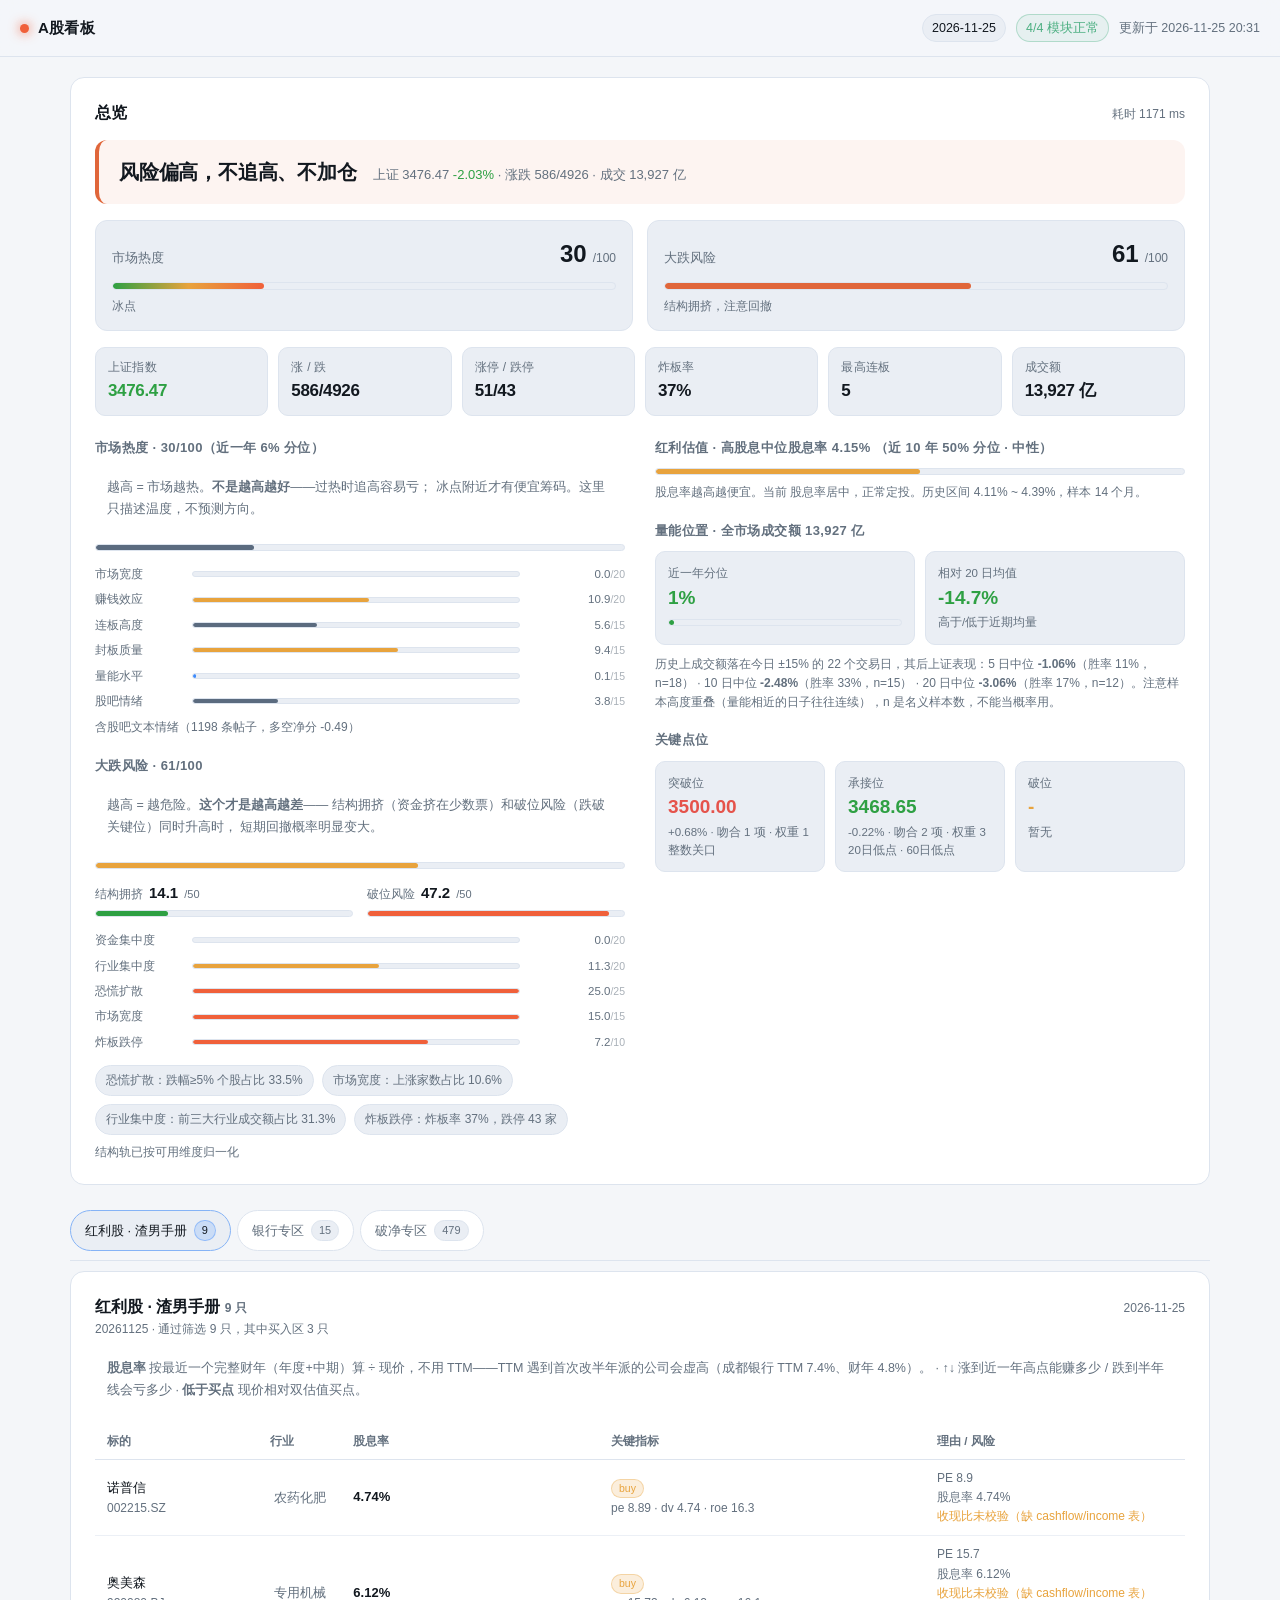
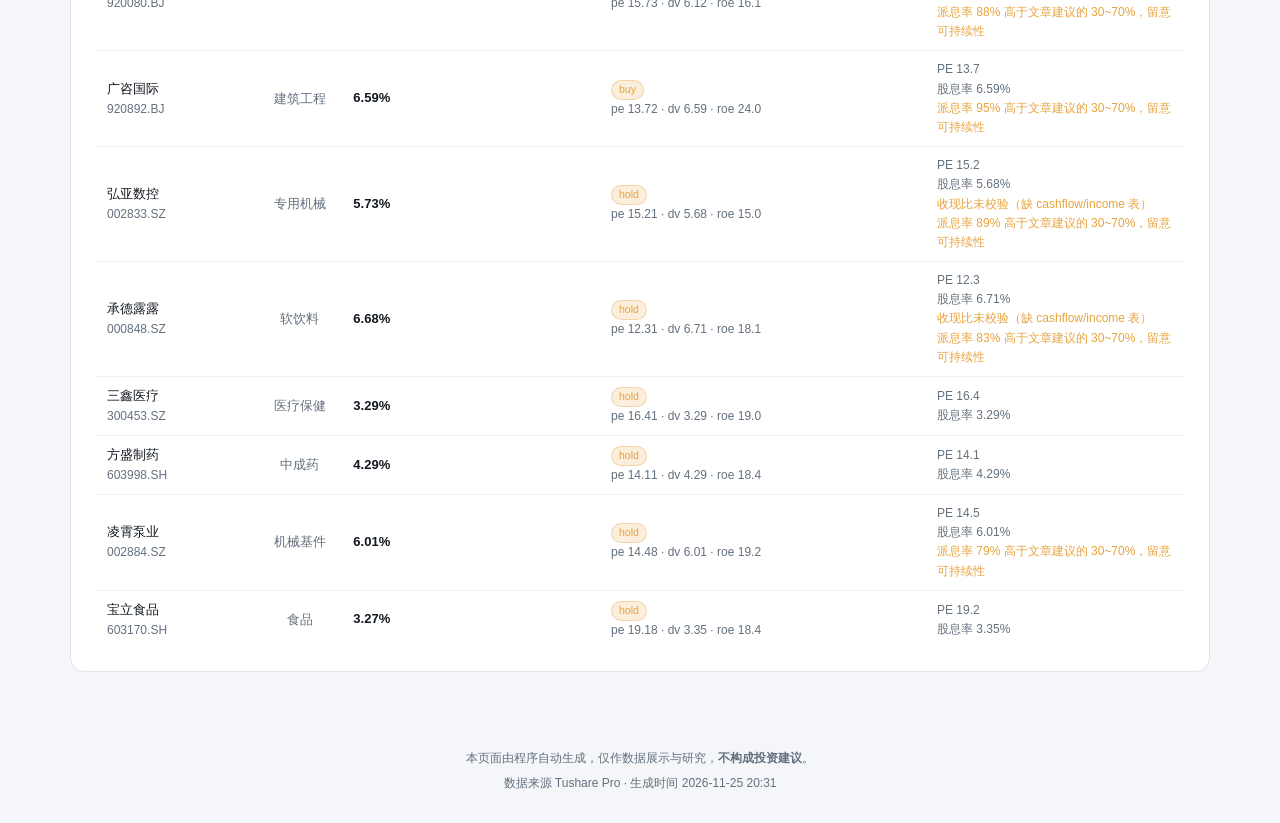
<file: output/index.html>
<!doctype html>
<html lang="zh-CN">
<head>
<meta charset="utf-8">
<meta name="viewport" content="width=device-width, initial-scale=1, viewport-fit=cover">
<meta name="color-scheme" content="dark light">
<title>A股看板</title>
<style>:root{
  --bg:#0d1117; --bg2:#151b23; --card:#161d26; --line:#243040;
  --text:#e6edf3; --muted:#8b98a5;
  --hot:#f0603a; --warm:#e8a33d; --flat:#5b6b7f;
  --cold:#3d8bfd; --good:#2ea043; --bad:#e5534b;
  --radius:14px;
}
@media (prefers-color-scheme: light){
  :root{
    --bg:#f4f6f9; --bg2:#eaeef4; --card:#ffffff; --line:#dde4ee;
    --text:#12181f; --muted:#63707e;
  }
}
*{box-sizing:border-box}
html,body{margin:0;padding:0}
body{
  background:var(--bg); color:var(--text);
  font:15px/1.6 -apple-system,BlinkMacSystemFont,"SF Pro SC","PingFang SC","Segoe UI",Roboto,"Helvetica Neue",Arial,sans-serif;
  -webkit-font-smoothing:antialiased;
  padding-bottom:env(safe-area-inset-bottom);
}
a{color:var(--cold);text-decoration:none}

.topbar{
  position:sticky;top:0;z-index:10;
  display:flex;align-items:center;justify-content:space-between;gap:12px;
  padding:14px 20px;background:color-mix(in srgb,var(--bg) 85%,transparent);
  backdrop-filter:saturate(160%) blur(12px);
  border-bottom:1px solid var(--line);
}
.brand{display:flex;align-items:center;gap:9px;font-weight:650;letter-spacing:.3px}
.dot{width:9px;height:9px;border-radius:50%;background:var(--hot);box-shadow:0 0 12px var(--hot)}
.meta{display:flex;align-items:center;gap:10px;font-size:12.5px}
.chip{
  padding:3px 9px;border-radius:999px;background:var(--bg2);
  border:1px solid var(--line);font-variant-numeric:tabular-nums;
}
.muted{color:var(--muted)}

main{max-width:1180px;margin:0 auto;padding:20px}
.ov-grid{display:grid;grid-template-columns:minmax(0,1fr) minmax(0,1fr);gap:0 30px}
.ov-grid>.ov-col{min-width:0}
@media (max-width:980px){.ov-grid{grid-template-columns:1fr;gap:0}}

.tabs{margin-top:16px}
.tabbar{display:flex;gap:6px;overflow-x:auto;padding:9px 0;margin-bottom:10px;
  scrollbar-width:none;-ms-overflow-style:none;
  position:sticky;top:52px;z-index:6;
  background:color-mix(in srgb,var(--bg) 94%,transparent);
  backdrop-filter:saturate(160%) blur(10px);
  border-bottom:1px solid var(--line)}
.tabbar::-webkit-scrollbar{display:none}
.tab{flex:0 0 auto;display:flex;align-items:center;gap:7px;padding:9px 14px;
  border-radius:999px;cursor:pointer;background:var(--card);border:1px solid var(--line);
  color:var(--muted);font-size:13px;white-space:nowrap;transition:color .15s,border-color .15s;
  font-family:inherit}
.tab:hover{color:var(--text);border-color:color-mix(in srgb,var(--cold) 35%,var(--line))}
.tab.active{background:var(--bg2);color:var(--text);
  border-color:color-mix(in srgb,var(--cold) 55%,var(--line))}
.tab .n{font-size:11px;line-height:1.7;padding:0 7px;border-radius:999px;
  background:var(--bg2);border:1px solid var(--line);font-variant-numeric:tabular-nums}
.tab.active .n{background:color-mix(in srgb,var(--cold) 18%,transparent);
  border-color:color-mix(in srgb,var(--cold) 40%,transparent);color:var(--text)}
.tab .n.muted{opacity:.55}
.tab .n.bad{background:color-mix(in srgb,var(--bad) 18%,transparent);
  border-color:color-mix(in srgb,var(--bad) 45%,transparent);color:var(--bad)}
.panel{display:none}
.panel.active{display:block}

.grid{display:grid;grid-template-columns:repeat(auto-fit,minmax(480px,1fr));gap:16px}
/* grid item 默认 min-width:auto，会被表格内容撑破，必须显式归零 */
.grid>*{min-width:0}

.card{
  background:var(--card);border:1px solid var(--line);border-radius:var(--radius);
  padding:18px;overflow:hidden;min-width:0;
}
.card.wide{grid-column:1/-1}
.card-head{display:flex;align-items:baseline;justify-content:space-between;gap:12px;margin-bottom:14px}
.card-title{font-size:16px;font-weight:650}
.card-sub{font-size:12px;color:var(--muted)}

.state{
  padding:24px;text-align:center;color:var(--muted);font-size:13.5px;
  border:1px dashed var(--line);border-radius:10px;
}
.state.error{color:var(--bad);border-color:color-mix(in srgb,var(--bad) 40%,var(--line))}

/* 总览 */
.ov-top{display:grid;grid-template-columns:auto 1fr;gap:18px;align-items:center}
.regime{
  display:flex;flex-direction:column;align-items:center;justify-content:center;
  min-width:132px;padding:16px 18px;border-radius:12px;background:var(--bg2);
  border:1px solid var(--line);
}
.regime .emoji{font-size:30px;line-height:1}
.regime .label{margin-top:6px;font-size:19px;font-weight:700}
.regime.cold{border-color:color-mix(in srgb,var(--cold) 45%,var(--line))}
.regime.warm{border-color:color-mix(in srgb,var(--warm) 45%,var(--line))}
.regime.hot{border-color:color-mix(in srgb,var(--hot) 45%,var(--line))}

.kpis{display:grid;grid-template-columns:repeat(auto-fit,minmax(96px,1fr));gap:10px}
.kpi{padding:10px 12px;background:var(--bg2);border-radius:10px;border:1px solid var(--line)}
.kpi .k{font-size:11.5px;color:var(--muted)}
.kpi .v{font-size:18px;font-weight:650;font-variant-numeric:tabular-nums}
.v.up{color:var(--bad)} .v.down{color:var(--good)}

.reasons{margin:14px 0 0;padding:0;list-style:none;display:flex;flex-wrap:wrap;gap:8px}
.reasons li{
  font-size:12px;color:var(--muted);background:var(--bg2);
  border:1px solid var(--line);border-radius:999px;padding:4px 10px;
}

.section{margin-top:18px}
.section h4{margin:0 0 10px;font-size:13px;color:var(--muted);font-weight:600;letter-spacing:.4px}

.bar{height:8px;border-radius:999px;background:var(--bg2);overflow:hidden;border:1px solid var(--line)}
.bar>span{display:block;height:100%;background:linear-gradient(90deg,var(--good),var(--warm),var(--hot))}

.tracks{display:grid;grid-template-columns:1fr 1fr;gap:14px;margin-top:12px}
.track .t-head{display:flex;align-items:baseline;gap:6px;font-size:12px;color:var(--muted);margin-bottom:5px}
.track .t-head b{font-size:15px;color:var(--text);font-variant-numeric:tabular-nums}
.track .t-head small{font-size:11px}

.dims{display:grid;gap:7px;margin-top:14px}
.dim{display:grid;grid-template-columns:88px 1fr 96px;align-items:center;gap:9px;
  font-size:11.5px;color:var(--muted)}
.dim i small{color:var(--muted);opacity:.75;font-size:10.5px}
.dim .bar{margin:0;height:6px}
.dim i{font-style:normal;text-align:right;font-variant-numeric:tabular-nums}
.dim.off{grid-template-columns:1fr auto;opacity:.5}

.levels{display:grid;grid-template-columns:repeat(auto-fit,minmax(120px,1fr));gap:10px}
.lv{padding:12px;border-radius:10px;background:var(--bg2);border:1px solid var(--line)}
.lv .name{font-size:11.5px;color:var(--muted)}
.lv .price{font-size:19px;font-weight:700;font-variant-numeric:tabular-nums}
.lv .dist{font-size:11.5px;color:var(--muted)}
.lv.resist .price{color:var(--bad)} .lv.support .price{color:var(--good)}
.lv.break .price{color:var(--warm)}

/* 表格 */
.table-wrap{overflow-x:auto;-webkit-overflow-scrolling:touch;width:100%;max-width:100%}

/* 破净专区分区可能有几百行，限高 + 纵向滚动，避免整页拉得老长。
   表头 position:sticky 让它滚的时候一直可见。 */
.table-wrap.scrollable{max-height:72vh;overflow-y:auto}
.table-wrap.scrollable thead th{position:sticky;top:0;z-index:2;background:var(--bg2)}
/* 行业列窄一点，别抢了标的和指标的位置 */
td.ind{font-size:12.5px;color:var(--muted);white-space:nowrap}

/* 破净专区：几百行要能扫得动，行压缩 + 斑马纹 */
#subbook-table table td{padding:7px 10px}
#subbook-table table tbody tr:nth-child(even){background:rgba(255,255,255,.018)}
#subbook-table table tbody tr:hover{background:rgba(255,255,255,.045)}

/* 行业下拉筛选 */
.ind-filter{display:flex;align-items:center;gap:10px;margin:-2px 0 12px;flex-wrap:wrap}
.ind-filter label{font-size:12.5px;color:var(--muted)}
.ind-filter select{
  padding:7px 12px;border-radius:8px;font-size:13px;
  background:var(--bg2);color:var(--fg);border:1px solid var(--line);
  min-width:200px;cursor:pointer;
}
.ind-filter select:focus{outline:none;border-color:var(--good)}
.ind-count{font-size:12.5px;color:var(--muted);font-variant-numeric:tabular-nums}
table{width:100%;border-collapse:collapse;font-size:13px}
th:nth-child(1),td:nth-child(1){width:17%}
th:nth-child(2),td:nth-child(2){width:8%}
th:nth-child(3),td:nth-child(3){width:33%}
th:nth-child(4),td:nth-child(4){width:42%}
th{
  text-align:left;font-weight:600;color:var(--muted);font-size:11.5px;
  padding:8px 10px;border-bottom:1px solid var(--line);white-space:nowrap;
}
td{padding:9px 10px;border-bottom:1px solid color-mix(in srgb,var(--line) 55%,transparent);vertical-align:top}
tr:last-child td{border-bottom:none}
.code{font-variant-numeric:tabular-nums;color:var(--muted);font-size:12px}
.score{font-variant-numeric:tabular-nums;font-weight:650}
.badge{
  display:inline-block;font-size:10.5px;line-height:1.5;padding:1px 7px;border-radius:999px;
  background:color-mix(in srgb,var(--warm) 18%,transparent);color:var(--warm);
  border:1px solid color-mix(in srgb,var(--warm) 35%,transparent);margin-right:4px;
}
.badge.horse{background:color-mix(in srgb,var(--good) 15%,transparent);color:var(--good);
  border-color:color-mix(in srgb,var(--good) 35%,transparent)}
.reason{color:var(--muted);font-size:12px}
.risk{color:var(--warm);font-size:12px}
.caution{color:var(--warm);font-size:11.5px;margin-top:5px;line-height:1.45}

.foot{max-width:1180px;margin:8px auto 0;padding:18px 20px 40px;font-size:12px;color:var(--muted);text-align:center}
.foot p{margin:4px 0}

@media (max-width:720px){
  main{padding:14px}
  .grid{grid-template-columns:1fr;gap:12px}
  .ov-top{grid-template-columns:1fr}
  .regime{flex-direction:row;gap:12px;justify-content:flex-start;min-width:0}
  .regime .emoji{font-size:24px}
  .regime .label{margin-top:0;font-size:17px}
  .topbar{padding:12px 14px;flex-wrap:wrap}
  .elapsed{display:none}
  .tabbar{top:46px}
  th:nth-child(2),td:nth-child(2){display:none}
  th{white-space:normal}
  table{table-layout:fixed}
  th:nth-child(1),td:nth-child(1){width:34%}
  th:nth-child(3),td:nth-child(3){width:33%}
  th:nth-child(4),td:nth-child(4){width:33%}
}

/* ---------- 定投仪表盘 ---------- */
.advice{display:flex;gap:28px;align-items:center;flex-wrap:wrap;
  padding:18px 20px;margin:4px 0 18px;border-radius:var(--radius);
  background:linear-gradient(135deg,color-mix(in srgb,var(--bg2) 80%,transparent),var(--card));
  border:1px solid var(--line)}
.advice-main{flex:0 0 auto;min-width:190px}
.advice-label{font-size:12px;color:var(--muted);letter-spacing:.08em}
.advice-amount{font-size:44px;font-weight:700;line-height:1.1;
  font-variant-numeric:tabular-nums}
.advice-amount span{font-size:16px;margin-left:4px;font-weight:500;color:var(--muted)}
.advice-amount.tone-good{color:var(--good)}
.advice-amount.tone-warm{color:var(--warm)}
.advice-amount.tone-hot{color:var(--hot)}
.advice-amount.tone-flat{color:var(--text)}
.advice-level{font-size:12px;color:var(--muted);margin-top:4px}
.advice-why{flex:1 1 320px;margin:0;padding-left:18px;color:var(--muted);font-size:13px;line-height:1.8}
.advice-why li::marker{color:var(--cold)}

table.pf{width:100%;font-size:13px}
table.pf th,table.pf td{padding:8px 6px}
table.pf .sub{font-size:11px;color:var(--muted);margin-top:2px}
.up{color:var(--hot);font-variant-numeric:tabular-nums}
.down{color:var(--good);font-variant-numeric:tabular-nums}

.pf-sum{display:grid;grid-template-columns:repeat(4,1fr);gap:10px;margin-top:14px}
.pf-sum>div{background:var(--bg2);border:1px solid var(--line);border-radius:10px;
  padding:10px 12px;display:flex;flex-direction:column;gap:4px}
.pf-sum span{font-size:11px;color:var(--muted)}
.pf-sum b{font-size:16px;font-variant-numeric:tabular-nums}
.pf-sum b.hot{color:var(--hot)}

.sig-row{display:grid;grid-template-columns:1fr 1fr;gap:12px}
.sig{background:var(--bg2);border:1px solid var(--line);border-radius:10px;
  padding:12px 14px;display:flex;flex-direction:column;gap:4px}
.sig span{font-size:11px;color:var(--muted)}
.sig b{font-size:24px;font-variant-numeric:tabular-nums}
.sig b.hot{color:var(--hot)} .sig b.good{color:var(--good)}
.sig i{font-size:10px;color:var(--muted);font-style:normal}

.badge-hot{font-size:10px;padding:2px 8px;border-radius:999px;margin-left:8px;
  background:color-mix(in srgb,var(--hot) 18%,transparent);
  border:1px solid color-mix(in srgb,var(--hot) 45%,transparent);color:var(--hot);
  vertical-align:middle}

.checks{list-style:none;margin:0;padding:0;display:flex;flex-direction:column;gap:8px}
.checks li{display:flex;justify-content:space-between;align-items:center;gap:12px;
  padding:10px 12px;border-radius:10px;background:var(--bg2);border:1px solid var(--line);
  font-size:13px}
.checks li b{font-weight:500}
.checks li span{color:var(--muted);font-size:12px}
.checks li.ok{border-left:3px solid var(--good)}
.checks li.bad{border-left:3px solid var(--bad)}
.checks li.bad span{color:var(--bad)}

@media (max-width:720px){
  .advice{padding:14px}
  .advice-amount{font-size:34px}
  .pf-sum{grid-template-columns:repeat(2,1fr)}
  .sig-row{grid-template-columns:1fr}
  table.pf th:nth-child(3),table.pf td:nth-child(3){display:none}
}

.advice-why{list-style:none;padding-left:0}
.advice-why li{display:flex;justify-content:space-between;gap:16px;align-items:baseline;
  padding:5px 0;border-bottom:1px dashed color-mix(in srgb,var(--line) 70%,transparent)}
.advice-why li:last-child{border-bottom:0}
.advice-why li b{color:var(--text);font-variant-numeric:tabular-nums;white-space:nowrap}
table.pf td:first-child{white-space:nowrap}

.advice-split{display:flex;gap:6px;flex-wrap:wrap;margin-top:10px}
.advice-split .chip{font-size:11px;padding:3px 9px;border-radius:999px;
  background:color-mix(in srgb,var(--cold) 12%,transparent);
  border:1px solid color-mix(in srgb,var(--cold) 32%,transparent);color:var(--muted)}
.advice-split .chip b{color:var(--text);font-variant-numeric:tabular-nums}

.advice-sched{flex:1 1 100%;display:flex;gap:6px;flex-wrap:wrap;align-items:center;
  margin-top:10px;padding-top:10px;border-top:1px dashed var(--line)}
.advice-sched .chip{font-size:11px;padding:3px 9px;border-radius:999px;
  background:var(--bg2);border:1px solid var(--line);color:var(--muted);white-space:nowrap}
.advice-sched .chip b{color:var(--text)}
table.pf.div td:last-child.hot{color:var(--warm);font-weight:600}

/* ---------- 记一笔 ---------- */
.fab{position:fixed;right:24px;bottom:24px;z-index:50;
  padding:13px 20px;border-radius:999px;border:1px solid var(--cold);
  background:var(--bg2);color:var(--text);font-size:14px;cursor:pointer;
  box-shadow:0 6px 24px rgba(0,0,0,.35);font-family:inherit}
.fab:hover{background:color-mix(in srgb,var(--cold) 16%,var(--bg2))}
.modal{position:fixed;inset:0;z-index:60;display:flex;align-items:center;
  justify-content:center;background:rgba(0,0,0,.55);padding:20px}
.modal[hidden]{display:none}
.modal-box{width:100%;max-width:380px;background:var(--card);border:1px solid var(--line);
  border-radius:var(--radius);padding:20px}
.modal-box h3{margin:0 0 14px;font-size:16px}
.field{display:flex;align-items:center;gap:12px;margin-bottom:10px}
.field label{width:56px;font-size:12px;color:var(--muted);flex:0 0 auto}
.field input,.field select{flex:1;min-width:0;padding:8px 10px;border-radius:8px;
  border:1px solid var(--line);background:var(--bg2);color:var(--text);
  font-size:13px;font-family:inherit}
.modal-actions{display:flex;gap:10px;justify-content:flex-end;margin-top:16px}
.modal-actions button{padding:9px 16px;border-radius:8px;cursor:pointer;font-size:13px;
  border:1px solid var(--cold);background:var(--cold);color:#fff;font-family:inherit}
.modal-actions button.ghost{background:transparent;color:var(--muted);border-color:var(--line)}
.modal-msg{margin-top:10px;font-size:12px;color:var(--warm);min-height:16px;white-space:pre-wrap}
@media (max-width:720px){ .fab{right:16px;bottom:16px;padding:11px 16px;font-size:13px} }

.fab.ghost{bottom:76px;border-color:var(--line);color:var(--muted)}
.fab.ghost:hover{background:var(--bg2);color:var(--text)}

/* ---------- 怎么买 ---------- */
.howto-box{border-left:3px solid var(--good);padding-left:14px}
.howto{list-style:none;margin:0;padding:0;display:flex;flex-direction:column;gap:8px}
.howto li{display:flex;align-items:baseline;gap:10px;font-size:13px;flex-wrap:wrap;
  counter-increment:step}
.howto li::before{content:counter(step);flex:0 0 20px;height:20px;line-height:20px;
  text-align:center;border-radius:50%;background:var(--bg2);border:1px solid var(--line);
  font-size:11px;color:var(--muted)}
.howto{counter-reset:step}
.how-code{font-family:ui-monospace,Menlo,monospace;background:var(--bg2);
  padding:1px 7px;border-radius:6px;border:1px solid var(--line);font-size:12px}
.how-name{color:var(--muted);font-size:12px}
.how-do b{color:var(--text)}
.how-final{color:var(--muted)}
.how-final b{color:var(--cold)}
.sig i.ok{color:var(--good);opacity:1}


/* 给右下角浮动按钮留出空间，避免盖住正文 */
main{padding-bottom:112px}

.tag-ref{font-size:10px;padding:2px 8px;border-radius:999px;margin-left:8px;
  background:var(--bg2);border:1px solid var(--line);color:var(--muted);
  vertical-align:middle;font-weight:400}
table.pf.sig td:first-child b{font-weight:500}
.badge-flat{font-size:10px;padding:2px 8px;border-radius:999px;
  background:var(--bg2);border:1px solid var(--line);color:var(--muted)}

/* 极端信号表格（和旧的 .sig 卡片样式隔离） */
table.pf.sigtable td:first-child b{font-size:13px;font-weight:500}
table.pf.sigtable td{font-variant-numeric:tabular-nums}
table.pf.sigtable td.hot{color:var(--hot)}
table.pf.sigtable td.good{color:var(--good)}
table.pf.sigtable .sub{font-size:10px;color:var(--muted);margin-top:2px}
.fab{padding:11px 16px;font-size:13px}

/* 内联操作按钮（取代浮动按钮） */
.btn-inline{font-size:12px;padding:3px 10px;border-radius:999px;cursor:pointer;
  border:1px solid var(--cold);background:color-mix(in srgb,var(--cold) 14%,transparent);
  color:var(--text);font-family:inherit;vertical-align:1px}
.btn-inline:hover{background:color-mix(in srgb,var(--cold) 26%,transparent)}
.link{color:var(--cold);font-size:10px;cursor:pointer;text-decoration:none;
  border-bottom:1px dotted var(--cold)}
main{padding-bottom:40px}

.tag-good,.tag-warm,.tag-hot,.tag-flat{font-size:10px;padding:2px 8px;border-radius:999px;
  margin-left:8px;vertical-align:middle;font-weight:400}
.tag-good{background:color-mix(in srgb,var(--good) 16%,transparent);
  border:1px solid color-mix(in srgb,var(--good) 45%,transparent);color:var(--good)}
.tag-warm{background:color-mix(in srgb,var(--warm) 16%,transparent);
  border:1px solid color-mix(in srgb,var(--warm) 45%,transparent);color:var(--warm)}
.tag-hot{background:color-mix(in srgb,var(--hot) 16%,transparent);
  border:1px solid color-mix(in srgb,var(--hot) 45%,transparent);color:var(--hot)}
table.pf.thesis td{padding:7px 6px;font-size:12px}
table.pf.thesis td.ok{color:var(--good)}
table.pf.thesis td.bad{color:var(--hot)}
table.pf.thesis td.sub{color:var(--muted);font-size:11px}

.card-head h3 .verdict{margin-left:12px;vertical-align:2px;font-weight:400}

/* ---------- 单股体检 ---------- */
table.pf.stock-val td{vertical-align:top;padding:9px 6px}
table.pf.stock-val td.num{font-variant-numeric:tabular-nums;white-space:nowrap}
.pb .bar{margin:4px 0 2px}
.ok-text{color:var(--good)}
.warn-text{color:var(--warm)}
ul.why{margin:0;padding-left:18px;color:var(--muted);font-size:13px;line-height:1.9}
ul.why li::marker{color:var(--cold)}
ul.why.caveat li::marker{color:var(--warm)}
.foot{text-align:center;color:var(--muted);font-size:12px;line-height:1.8;padding:24px 0}

/* ---------- 可读性优化（2026-11） ----------
   原样式信息密度过高：KPI 数字和说明文字同字号、行距偏紧、
   长段说明挤在一起。这一层只调排版，不动结构。 */

/* 关键数字放大：一眼能看到"今天多少点、风险多少分" */
.kpi .v { font-size: 21px; font-weight: 700; letter-spacing: -0.02em; }
.kpi .k { font-size: 12px; letter-spacing: 0.02em; }

/* 卡片之间留白更大，边界更清楚 */
.card { padding: 22px 24px; }
.card + .card { margin-top: 6px; }

/* 段落行距：原 1.5 对中文偏挤 */
.card p, .card li { line-height: 1.75; }
.card-sub { line-height: 1.6; }

/* 指标行：名称和数值分开对齐，避免糊成一片 */
.metric-row {
  display: flex; align-items: baseline; justify-content: space-between;
  gap: 14px; padding: 7px 0;
  border-bottom: 1px solid rgba(255,255,255,.045);
}
.metric-row:last-child { border-bottom: 0; }
.metric-row .name { font-size: 13px; color: var(--muted); }
.metric-row .val { font-size: 14px; font-weight: 600; font-variant-numeric: tabular-nums; }

/* 分位条更粗、更容易读出位置 */
.bar { height: 7px; border-radius: 999px; }
.bar > i {
  display: block; height: 100%; border-radius: 999px;
  /* 温度计里的进度条用的是 <i>，原来只给 span 定义了填充色，
     结果两条都是空轨——页面上什么也看不到。 */
  background: linear-gradient(90deg, var(--good), var(--warm), var(--hot));
}
.bar > span { border-radius: 999px; }

/* 表格：等宽数字 + 更松的行距 */
table { font-variant-numeric: tabular-nums; }
table th, table td { padding: 9px 12px; line-height: 1.6; }

/* 手机竖屏：卡片内边距收一点，避免内容被挤成一条线 */
@media (max-width: 640px) {
  .card { padding: 16px 14px; }
  .kpi .v { font-size: 19px; }
  .kpis { grid-template-columns: repeat(2, 1fr); }
}

/* ---------- 总览重设计：先给结论，再给细节 ---------- */
.verdict {
  display: flex; align-items: baseline; gap: 16px; flex-wrap: wrap;
  padding: 16px 20px; border-radius: 12px; margin-bottom: 16px;
  background: var(--bg2); border-left: 4px solid var(--line);
}
.verdict.warn { border-left-color: #e0663a; background: rgba(224,102,58,.07); }
.verdict.cold { border-left-color: #4aa3d8; background: rgba(74,163,216,.07); }
.verdict.warm { border-left-color: #e0a83a; background: rgba(224,168,58,.07); }
.verdict.flat { border-left-color: #6b7280; }
.verdict-main { font-size: 20px; font-weight: 700; letter-spacing: -.01em; }
.verdict-sub { font-size: 13px; color: var(--muted); font-variant-numeric: tabular-nums; }

.temps { display: grid; grid-template-columns: 1fr 1fr; gap: 14px; margin-bottom: 16px; }
.temp { padding: 14px 16px; background: var(--bg2); border-radius: 12px; border: 1px solid var(--line); }
.temp-head { display: flex; align-items: baseline; gap: 6px; margin-bottom: 9px; }
.temp-head span { font-size: 13px; color: var(--muted); }
.temp-head b { font-size: 24px; font-weight: 700; margin-left: auto; font-variant-numeric: tabular-nums; }
.temp-head i { font-size: 12px; color: var(--muted); font-style: normal; }
.temp-foot { font-size: 12px; color: var(--muted); margin-top: 7px; }
.temp .bar { height: 8px; }
.temp .bar.risk > i { background: #e0663a; }
.kpis.compact { margin-bottom: 4px; }
.kpis.compact .kpi .v { font-size: 17px; }

@media (max-width: 640px) {
  .temps { grid-template-columns: 1fr; }
  .verdict-main { font-size: 17px; }
}

/* 右上角数据状态：一眼看出数据是不是齐的、是不是最新 */
.chip.good { color: #4caf82; border-color: rgba(76,175,130,.35); background: rgba(76,175,130,.08); }
.chip.warn { color: #e0a83a; border-color: rgba(224,168,58,.35); background: rgba(224,168,58,.08); }
.chip.bad  { color: #e0663a; border-color: rgba(224,102,58,.35); background: rgba(224,102,58,.08); }

/* 分项说明：一句话讲清这个分数越高是好事还是坏事 */
.hint {
  font-size: 12.5px; color: var(--muted); line-height: 1.65;
  margin: 0 0 14px; padding: 9px 12px; border-radius: 8px;
  background: rgba(255,255,255,.025);
}
.hint b { color: var(--fg); font-weight: 600; }
.dim i { font-variant-numeric: tabular-nums; white-space: nowrap; }
.dim i small { opacity: .55; }

/* 表格上方的口径说明：避免「便宜」和「上行空间小」看起来矛盾 */
.legend {
  font-size: 12.5px; color: var(--muted); line-height: 1.7;
  margin: -4px 0 12px; padding: 9px 12px; border-radius: 8px;
  background: rgba(255,255,255,.025);
}
.legend b { color: var(--fg); }

/* 未通过门槛的标的：默认折叠，点开看原因 */
.excluded { margin-top: 16px; border-top: 1px solid var(--line); padding-top: 12px; }
.excluded summary {
  cursor: pointer; font-size: 13px; color: var(--muted);
  padding: 6px 0; user-select: none;
}
.excluded summary:hover { color: var(--fg); }
.excluded table { margin-top: 8px; font-size: 12.5px; }


/* 筛选表的列宽规划：数字列固定窄、说明列吃剩余宽度。
   原来左边几列大片留白、右边「理由/风险」挤成一堵墙，很难读。 */
table{table-layout:auto}
.col-name{white-space:nowrap;min-width:120px}
.num{white-space:nowrap;text-align:right;font-variant-numeric:tabular-nums;width:1%}
.col-wide{width:60%;min-width:260px;line-height:1.6}
#subbook-table .col-wide{width:55%}


/* 单元格默认顶部对齐时，说明列一长，同一行左边的名字和数字都浮在顶上，
   看起来永远对不齐。改成垂直居中；数字列的标题也跟着右对齐，
   表头和数值才不会错位。 */
table td{vertical-align:middle}
table th.num{text-align:right}
table td.num,table th.num{font-variant-numeric:tabular-nums}
/* 行业短，居中更好扫 */
td.ind,th.ind{text-align:center;white-space:nowrap}


/* 破净表格改成固定布局，按百分比精确分配列宽。
   自动布局下 width:1% 只是个建议，剩下的空间会被平均摊给每列，
   结果 PB 这种只有 4 个字符的列也占了一大块。 */
#subbook-table table{table-layout:fixed;width:100%}
#subbook-table th:nth-child(1),#subbook-table td:nth-child(1){width:16%}  /* 标的 */
#subbook-table th:nth-child(2),#subbook-table td:nth-child(2){width:9%}   /* 行业 */
#subbook-table th:nth-child(3),#subbook-table td:nth-child(3){width:7%}   /* PB */
#subbook-table th:nth-child(4),#subbook-table td:nth-child(4){width:8%}   /* ROE */
#subbook-table th:nth-child(5),#subbook-table td:nth-child(5){width:9%}   /* 股息率 */
#subbook-table th:nth-child(6),#subbook-table td:nth-child(6){width:9%}   /* 分红年数 */
#subbook-table th:nth-child(7),#subbook-table td:nth-child(7){width:42%}  /* 说明 */
#subbook-table table th{padding:9px 8px;font-size:11px}
#subbook-table table td{padding:8px 8px;font-size:13px}
#subbook-table .col-wide{width:auto;min-width:0}
</style>
</head>
<body>
<header class="topbar">
  <div class="brand">
    <span class="dot"></span>
    <span>A股看板</span>
  </div>
  <div class="meta">
    <span class="chip">2026-11-25</span>
    <span class="chip good">4/4 模块正常</span>
    <span class="muted" id="generated">更新于 2026-11-25 20:31</span>
  </div>
</header>

<main id="app">
<div class="card wide">
  <div class="card-head">
    <div>
      <div class="card-title">总览</div>
    </div>
    <div class="card-sub elapsed">耗时 1171 ms</div>
  </div>

  <div class="verdict warn">
    <div class="verdict-main">风险偏高，不追高、不加仓</div>
    <div class="verdict-sub">上证 3476.47
      <span class="down">-2.03%</span>
      · 涨跌 586/4926
      · 成交 13,927 亿</div>
  </div>

  <div class="temps">
    <div class="temp">
      <div class="temp-head"><span>市场热度</span><b>30</b><i>/100</i></div>
      <div class="bar"><i style="width:30%"></i></div>
      <div class="temp-foot">冰点</div>
    </div>
    <div class="temp">
      <div class="temp-head"><span>大跌风险</span><b>61</b><i>/100</i></div>
      <div class="bar risk"><i style="width:61%"></i></div>
      <div class="temp-foot">结构拥挤，注意回撤</div>
    </div>
  </div>

  <div class="kpis compact"><div class="kpi"><div class="k">上证指数</div><div class="v down">3476.47</div></div><div class="kpi"><div class="k">涨 / 跌</div><div class="v ">586/4926</div></div><div class="kpi"><div class="k">涨停 / 跌停</div><div class="v ">51/43</div></div><div class="kpi"><div class="k">炸板率</div><div class="v ">37%</div></div><div class="kpi"><div class="k">最高连板</div><div class="v ">5</div></div><div class="kpi"><div class="k">成交额</div><div class="v ">13,927 亿</div></div></div>

  <div class="ov-grid">
    <div class="ov-col">
      
  <div class="section">
    <h4>市场热度 · 30/100（近一年 6% 分位）</h4>
    <p class="hint">越高 = 市场越热。<b>不是越高越好</b>——过热时追高容易亏；
      冰点附近才有便宜筹码。这里只描述温度，不预测方向。</p>
    <div class="bar"><span style="width:30%;background:var(--flat)"></span></div>
    <div class="dims"><div class="dim"><span>市场宽度</span><div class="bar"><span style="width:0%;background:var(--cold)"></span></div><i>0.0<small>/20</small></i></div><div class="dim"><span>赚钱效应</span><div class="bar"><span style="width:54%;background:var(--warm)"></span></div><i>10.9<small>/20</small></i></div><div class="dim"><span>连板高度</span><div class="bar"><span style="width:38%;background:var(--flat)"></span></div><i>5.6<small>/15</small></i></div><div class="dim"><span>封板质量</span><div class="bar"><span style="width:63%;background:var(--warm)"></span></div><i>9.4<small>/15</small></i></div><div class="dim"><span>量能水平</span><div class="bar"><span style="width:1%;background:var(--cold)"></span></div><i>0.1<small>/15</small></i></div><div class="dim"><span>股吧情绪</span><div class="bar"><span style="width:26%;background:var(--flat)"></span></div><i>3.8<small>/15</small></i></div></div>
    <div class="card-sub" style="margin-top:8px">含股吧文本情绪（1198 条帖子，多空净分 -0.49）</div>
  </div>
      
  <div class="section">
    <h4>大跌风险 · 61/100</h4>
    <p class="hint">越高 = 越危险。<b>这个才是越高越差</b>——
      结构拥挤（资金挤在少数票）和破位风险（跌破关键位）同时升高时，
      短期回撤概率明显变大。</p>
    <div class="bar"><span style="width:61%;background:var(--warm)"></span></div>
    <div class="tracks"><div class="track"><div class="t-head"><span>结构拥挤</span><b>14.1</b><small>/50</small></div><div class="bar"><span style="width:28%;background:var(--good)"></span></div></div><div class="track"><div class="t-head"><span>破位风险</span><b>47.2</b><small>/50</small></div><div class="bar"><span style="width:94%;background:var(--hot)"></span></div></div></div>
    <div class="dims"><div class="dim"><span>资金集中度</span><div class="bar"><span style="width:0%;background:var(--good)"></span></div><i>0.0<small>/20</small></i></div><div class="dim"><span>行业集中度</span><div class="bar"><span style="width:57%;background:var(--warm)"></span></div><i>11.3<small>/20</small></i></div><div class="dim"><span>恐慌扩散</span><div class="bar"><span style="width:100%;background:var(--hot)"></span></div><i>25.0<small>/25</small></i></div><div class="dim"><span>市场宽度</span><div class="bar"><span style="width:100%;background:var(--hot)"></span></div><i>15.0<small>/15</small></i></div><div class="dim"><span>炸板跌停</span><div class="bar"><span style="width:72%;background:var(--hot)"></span></div><i>7.2<small>/10</small></i></div></div>
    <ul class="reasons"><li>恐慌扩散：跌幅≥5% 个股占比 33.5%</li><li>市场宽度：上涨家数占比 10.6%</li><li>行业集中度：前三大行业成交额占比 31.3%</li><li>炸板跌停：炸板率 37%，跌停 43 家</li></ul>
    <div class="card-sub" style="margin-top:8px">结构轨已按可用维度归一化</div>
  </div>
    </div>
    <div class="ov-col">
      
      <div class="section">
        <h4>红利估值 · 高股息中位股息率 4.15%
          （近 10 年 50% 分位 · 中性）</h4>
        <div class="bar"><span style="width:50%;
          background:var(--warm)"></span></div>
        <div class="card-sub" style="margin-top:8px">
          股息率越高越便宜。当前 股息率居中，正常定投。历史区间
          4.11% ~ 4.39%，样本 14 个月。
        </div>
      </div>

      <div class="section">
        <h4>量能位置 · 全市场成交额 13,927 亿</h4>
        <div class="levels"><div class="lv"><div class="name">近一年分位</div><div class="price down">1%</div><div class="bar" style="margin-top:6px"><span style="width:2%;background:var(--good)"></span></div></div><div class="lv"><div class="name">相对 20 日均值</div><div class="price down">-14.7%</div><div class="dist">高于/低于近期均量</div></div></div><div class="card-sub" style="margin-top:10px">历史上成交额落在今日 ±15% 的 22 个交易日，其后上证表现：5 日中位 <b>-1.06%</b>（胜率 11%，n=18） · 10 日中位 <b>-2.48%</b>（胜率 33%，n=15） · 20 日中位 <b>-3.06%</b>（胜率 17%，n=12）。注意样本高度重叠（量能相近的日子往往连续），n 是名义样本数，不能当概率用。</div>
      </div>

      <div class="section">
        <h4>关键点位</h4>
        <div class="levels"><div class="lv resist"><div class="name">突破位</div><div class="price">3500.00</div><div class="dist">+0.68% · 吻合 1 项 · 权重 1</div><div class="dist">整数关口</div></div><div class="lv support"><div class="name">承接位</div><div class="price">3468.65</div><div class="dist">-0.22% · 吻合 2 项 · 权重 3</div><div class="dist">20日低点 · 60日低点</div></div><div class="lv break"><div class="name">破位</div><div class="price">-</div><div class="dist">暂无</div></div></div>
      </div>
    </div>
  </div>
</div>
<section class="tabs" data-tabs data-default="dividend"><div class="tabbar" role="tablist"><button class="tab active" data-tab="dividend" role="tab" aria-selected="true">红利股 · 渣男手册<span class="n">9</span></button><button class="tab" data-tab="bank" role="tab" aria-selected="false">银行专区<span class="n">15</span></button><button class="tab" data-tab="subbook" role="tab" aria-selected="false">破净专区<span class="n">479</span></button></div><div class="panel active" data-panel="dividend" role="tabpanel">
<div class="card">
  
  <div class="card-head">
    <div>
      <div class="card-title">红利股 · 渣男手册 <span class="card-sub">9 只</span></div>
      <div class="card-sub">20261125 · 通过筛选 9 只，其中买入区 3 只</div>
      
    </div>
    <div class="card-sub">2026-11-25</div>
  </div>
  <p class="legend"><b>股息率</b> 按最近一个完整财年（年度+中期）算 ÷ 现价，不用 TTM——TTM 遇到首次改半年派的公司会虚高（成都银行 TTM 7.4%、财年 4.8%）。 · <b>↑↓</b> 涨到近一年高点能赚多少 / 跌到半年线会亏多少 · <b>低于买点</b> 现价相对双估值买点。</p>
  
  <div class="table-wrap">
    <table>
      <thead><tr><th>标的</th><th>行业</th><th>股息率</th><th>关键指标</th><th>理由 / 风险</th></tr></thead>
      <tbody>
      <tr>
        <td class="col-name"><div>诺普信</div><div class="code">002215.SZ</div></td>
        <td class="ind">农药化肥</td>
        <td class="score">4.74%</td>
        <td><span class="badge ">buy</span><div class="reason">pe 8.89 · dv 4.74 · roe 16.3</div></td>
        <td class="col-wide"><div class="reason">PE 8.9<br>股息率 4.74%</div><div class="risk">收现比未校验（缺 cashflow/income 表）</div></td>
      </tr>
      <tr>
        <td class="col-name"><div>奥美森</div><div class="code">920080.BJ</div></td>
        <td class="ind">专用机械</td>
        <td class="score">6.12%</td>
        <td><span class="badge ">buy</span><div class="reason">pe 15.73 · dv 6.12 · roe 16.1</div></td>
        <td class="col-wide"><div class="reason">PE 15.7<br>股息率 6.12%</div><div class="risk">收现比未校验（缺 cashflow/income 表）<br>派息率 88% 高于文章建议的 30~70%，留意可持续性</div></td>
      </tr>
      <tr>
        <td class="col-name"><div>广咨国际</div><div class="code">920892.BJ</div></td>
        <td class="ind">建筑工程</td>
        <td class="score">6.59%</td>
        <td><span class="badge ">buy</span><div class="reason">pe 13.72 · dv 6.59 · roe 24.0</div></td>
        <td class="col-wide"><div class="reason">PE 13.7<br>股息率 6.59%</div><div class="risk">派息率 95% 高于文章建议的 30~70%，留意可持续性</div></td>
      </tr>
      <tr>
        <td class="col-name"><div>弘亚数控</div><div class="code">002833.SZ</div></td>
        <td class="ind">专用机械</td>
        <td class="score">5.73%</td>
        <td><span class="badge ">hold</span><div class="reason">pe 15.21 · dv 5.68 · roe 15.0</div></td>
        <td class="col-wide"><div class="reason">PE 15.2<br>股息率 5.68%</div><div class="risk">收现比未校验（缺 cashflow/income 表）<br>派息率 89% 高于文章建议的 30~70%，留意可持续性</div></td>
      </tr>
      <tr>
        <td class="col-name"><div>承德露露</div><div class="code">000848.SZ</div></td>
        <td class="ind">软饮料</td>
        <td class="score">6.68%</td>
        <td><span class="badge ">hold</span><div class="reason">pe 12.31 · dv 6.71 · roe 18.1</div></td>
        <td class="col-wide"><div class="reason">PE 12.3<br>股息率 6.71%</div><div class="risk">收现比未校验（缺 cashflow/income 表）<br>派息率 83% 高于文章建议的 30~70%，留意可持续性</div></td>
      </tr>
      <tr>
        <td class="col-name"><div>三鑫医疗</div><div class="code">300453.SZ</div></td>
        <td class="ind">医疗保健</td>
        <td class="score">3.29%</td>
        <td><span class="badge ">hold</span><div class="reason">pe 16.41 · dv 3.29 · roe 19.0</div></td>
        <td class="col-wide"><div class="reason">PE 16.4<br>股息率 3.29%</div></td>
      </tr>
      <tr>
        <td class="col-name"><div>方盛制药</div><div class="code">603998.SH</div></td>
        <td class="ind">中成药</td>
        <td class="score">4.29%</td>
        <td><span class="badge ">hold</span><div class="reason">pe 14.11 · dv 4.29 · roe 18.4</div></td>
        <td class="col-wide"><div class="reason">PE 14.1<br>股息率 4.29%</div></td>
      </tr>
      <tr>
        <td class="col-name"><div>凌霄泵业</div><div class="code">002884.SZ</div></td>
        <td class="ind">机械基件</td>
        <td class="score">6.01%</td>
        <td><span class="badge ">hold</span><div class="reason">pe 14.48 · dv 6.01 · roe 19.2</div></td>
        <td class="col-wide"><div class="reason">PE 14.5<br>股息率 6.01%</div><div class="risk">派息率 79% 高于文章建议的 30~70%，留意可持续性</div></td>
      </tr>
      <tr>
        <td class="col-name"><div>宝立食品</div><div class="code">603170.SH</div></td>
        <td class="ind">食品</td>
        <td class="score">3.27%</td>
        <td><span class="badge ">hold</span><div class="reason">pe 19.18 · dv 3.35 · roe 18.4</div></td>
        <td class="col-wide"><div class="reason">PE 19.2<br>股息率 3.35%</div></td>
      </tr></tbody>
    </table>
  </div>
  
</div>
</div><div class="panel" data-panel="bank" role="tabpanel">
<div class="card">
  
  <div class="card-head">
    <div>
      <div class="card-title">银行专区 <span class="card-sub">15 只</span></div>
      <div class="card-sub">银行 42 只 · 通过 17 只 · 基本面过关 17 只，按股息率排序（不按盈亏比——见 README 的回测结论）</div>
      
    </div>
    <div class="card-sub">2026-11-25</div>
  </div>
  <p class="legend"><b>股息率</b> 按最近一个完整财年（年度+中期）算 ÷ 现价。 · <b>↑↓</b> 涨到近一年高点能赚多少 / 跌到半年线会亏多少 · <b>低于买点</b> 现价相对双估值买点。</p>
  
  <div class="table-wrap">
    <table>
      <thead><tr><th>标的</th><th>行业</th><th>股息率</th><th>关键指标</th><th>理由 / 风险</th></tr></thead>
      <tbody>
      <tr>
        <td class="col-name"><div>上海银行</div><div class="code">601229.SH</div></td>
        <td class="ind">银行</td>
        <td class="score">6.11%</td>
        <td><span class="badge ">↑20.4% ↓0.0%</span><span class="badge ">低于买点 22.1%</span><div class="reason">pe 6.16 · dv 6.09 · dv_annual 6.11</div></td>
        <td class="col-wide"><div class="reason">PE 6.2<br>股息率 6.09%</div></td>
      </tr>
      <tr>
        <td class="col-name"><div>江阴银行</div><div class="code">002807.SZ</div></td>
        <td class="ind">银行</td>
        <td class="score">5.24%</td>
        <td><span class="badge ">年度股息 5.2%</span><span class="badge ">↑19.3% ↓2.6%</span><span class="badge ">低于买点 17.8%</span><div class="reason">pe 5.42 · dv 7.14 · dv_annual 5.24</div></td>
        <td class="col-wide"><div class="reason">PE 5.4<br>股息率 7.14%</div><div class="risk">派息率 26% 偏低</div></td>
      </tr>
      <tr>
        <td class="col-name"><div>兴业银行</div><div class="code">601166.SH</div></td>
        <td class="ind">银行</td>
        <td class="score">5.21%</td>
        <td><span class="badge ">↑5.5% ↓10.5%</span><span class="badge ">低于买点 25.8%</span><div class="reason">pe 5.77 · dv 5.21 · dv_annual 5.21</div></td>
        <td class="col-wide"><div class="reason">PE 5.8<br>股息率 5.21%</div></td>
      </tr>
      <tr>
        <td class="col-name"><div>平安银行</div><div class="code">000001.SZ</div></td>
        <td class="ind">银行</td>
        <td class="score">4.81%</td>
        <td><span class="badge ">↑0.0% ↓8.6%</span><span class="badge ">低于买点 13.9%</span><div class="reason">pe 5.53 · dv 4.91 · dv_annual 4.81</div></td>
        <td class="col-wide"><div class="reason">PE 5.5<br>股息率 4.91%</div><div class="risk">派息率 29% 偏低</div></td>
      </tr>
      <tr>
        <td class="col-name"><div>苏农银行</div><div class="code">603323.SH</div></td>
        <td class="ind">银行</td>
        <td class="score">4.76%</td>
        <td><span class="badge ">↑20.9% ↓0.7%</span><span class="badge ">低于买点 9.6%</span><div class="reason">pe 4.71 · dv 4.74 · dv_annual 4.76</div></td>
        <td class="col-wide"><div class="reason">PE 4.7<br>股息率 4.74%</div><div class="risk">派息率 21% 偏低</div></td>
      </tr>
      <tr>
        <td class="col-name"><div>招商银行</div><div class="code">600036.SH</div></td>
        <td class="ind">银行</td>
        <td class="score">4.67%</td>
        <td><span class="badge ">↑1.9% ↓7.1%</span><span class="badge ">低于买点 5.5%</span><div class="reason">pe 7.13 · dv 4.67 · dv_annual 4.67</div></td>
        <td class="col-wide"><div class="reason">PE 7.1<br>股息率 4.67%</div></td>
      </tr>
      <tr>
        <td class="col-name"><div>沪农商行</div><div class="code">601825.SH</div></td>
        <td class="ind">银行</td>
        <td class="score">4.55%</td>
        <td><span class="badge ">↑3.4% ↓9.7%</span><span class="badge ">还需跌 6.7%</span><div class="reason">pe 7.43 · dv 4.64 · dv_annual 4.55</div></td>
        <td class="col-wide"><div class="reason">PE 7.4<br>股息率 4.64%</div></td>
      </tr>
      <tr>
        <td class="col-name"><div>渝农商行</div><div class="code">601077.SH</div></td>
        <td class="ind">银行</td>
        <td class="score">4.45%</td>
        <td><span class="badge ">↑3.3% ↓6.0%</span><span class="badge ">还需跌 7.0%</span><div class="reason">pe 6.31 · dv 4.45 · dv_annual 4.45</div></td>
        <td class="col-wide"><div class="reason">PE 6.3<br>股息率 4.45%</div></td>
      </tr>
      <tr>
        <td class="col-name"><div>成都银行</div><div class="code">601838.SH</div></td>
        <td class="ind">银行</td>
        <td class="score">4.40%</td>
        <td><span class="badge ">年度股息 4.4%</span><span class="badge ">↑0.5% ↓8.7%</span><span class="badge ">低于买点 12.7%</span><div class="reason">pe 6.46 · dv 6.74 · dv_annual 4.4</div></td>
        <td class="col-wide"><div class="reason">PE 6.5<br>股息率 6.74%</div></td>
      </tr>
      <tr>
        <td class="col-name"><div>长沙银行</div><div class="code">601577.SH</div></td>
        <td class="ind">银行</td>
        <td class="score">4.32%</td>
        <td><span class="badge ">↑3.1% ↓3.8%</span><span class="badge ">低于买点 11.0%</span><div class="reason">pe 4.73 · dv 4.52 · dv_annual 4.32</div></td>
        <td class="col-wide"><div class="reason">PE 4.7<br>股息率 4.52%</div><div class="risk">派息率 22% 偏低</div></td>
      </tr>
      <tr>
        <td class="col-name"><div>江苏银行</div><div class="code">600919.SH</div></td>
        <td class="ind">银行</td>
        <td class="score">4.18%</td>
        <td><span class="badge ">↑1.1% ↓11.0%</span><span class="badge ">低于买点 3.9%</span><div class="reason">pe 6.7 · dv 4.18 · dv_annual 4.18</div></td>
        <td class="col-wide"><div class="reason">PE 6.7<br>股息率 4.18%</div></td>
      </tr>
      <tr>
        <td class="col-name"><div>无锡银行</div><div class="code">600908.SH</div></td>
        <td class="ind">银行</td>
        <td class="score">4.15%</td>
        <td><span class="badge ">↑7.8% ↓2.7%</span><span class="badge ">还需跌 3.9%</span><div class="reason">pe 5.4 · dv 4.15 · dv_annual 4.15</div></td>
        <td class="col-wide"><div class="reason">PE 5.4<br>股息率 4.15%</div><div class="risk">派息率 24% 偏低</div></td>
      </tr>
      <tr>
        <td class="col-name"><div>重庆银行</div><div class="code">601963.SH</div></td>
        <td class="ind">银行</td>
        <td class="score">4.14%</td>
        <td><span class="badge ">↑13.0% ↓0.0%</span><span class="badge ">还需跌 4.0%</span><div class="reason">pe 6.33 · dv 4.03 · dv_annual 4.14</div></td>
        <td class="col-wide"><div class="reason">PE 6.3<br>股息率 4.03%</div><div class="risk">派息率 29% 偏低</div></td>
      </tr>
      <tr>
        <td class="col-name"><div>南京银行</div><div class="code">601009.SH</div></td>
        <td class="ind">银行</td>
        <td class="score">4.06%</td>
        <td><span class="badge ">↑3.5% ↓10.7%</span><span class="badge ">还需跌 6.1%</span><div class="reason">pe 6.93 · dv 4.25 · dv_annual 4.06</div></td>
        <td class="col-wide"><div class="reason">PE 6.9<br>股息率 4.25%</div></td>
      </tr>
      <tr>
        <td class="col-name"><div>中信银行</div><div class="code">601998.SH</div></td>
        <td class="ind">银行</td>
        <td class="score">3.99%</td>
        <td><span class="badge ">↑1.3% ↓12.8%</span><span class="badge ">还需跌 19.2%</span><div class="reason">pe 7.32 · dv 4.15 · dv_annual 3.99</div></td>
        <td class="col-wide"><div class="reason">PE 7.3<br>股息率 4.15%</div></td>
      </tr></tbody>
    </table>
  </div>
  
  <details class="excluded">
    <summary>未通过门槛的 25 只（点开看原因）</summary>
    <div class="table-wrap"><table>
      <thead><tr><th>标的</th><th>代码</th><th>卡在哪</th></tr></thead>
      <tbody><tr><td>中国银行</td><td class="code">601988.SH</td><td>PE 9.6 &gt; 8</td></tr><tr><td>交通银行</td><td class="code">601328.SH</td><td>PE 8.1 &gt; 8</td></tr><tr><td>光大银行</td><td class="code">601818.SH</td><td>ROE 6.5% &lt; 8%</td></tr><tr><td>兰州银行</td><td class="code">001227.SZ</td><td>股息率 3.83% &lt; 4%</td></tr><tr><td>农业银行</td><td class="code">601288.SH</td><td>PE 9.1 &gt; 8</td></tr><tr><td>北京银行</td><td class="code">601169.SH</td><td>ROE 5.5% &lt; 8%</td></tr><tr><td>华夏银行</td><td class="code">600015.SH</td><td>ROE 7.2% &lt; 8%</td></tr><tr><td>厦门银行</td><td class="code">601187.SH</td><td>股息率 3.91% &lt; 4%</td></tr><tr><td>宁波银行</td><td class="code">002142.SZ</td><td>股息率 3.69% &lt; 4%</td></tr><tr><td>工商银行</td><td class="code">601398.SH</td><td>PE 8.5 &gt; 8</td></tr><tr><td>常熟银行</td><td class="code">601128.SH</td><td>股息率 3.83% &lt; 4%</td></tr><tr><td>建设银行</td><td class="code">601939.SH</td><td>PE 9.3 &gt; 8</td></tr><tr><td>张家港行</td><td class="code">002839.SZ</td><td>股息率 2.75% &lt; 4%</td></tr><tr><td>民生银行</td><td class="code">600016.SH</td><td>ROE 4.6% &lt; 8%</td></tr><tr><td>浙商银行</td><td class="code">601916.SH</td><td>ROE 6.4% &lt; 8%</td></tr><tr><td>浦发银行</td><td class="code">600000.SH</td><td>股息率 3.94% &lt; 4%</td></tr><tr><td>紫金银行</td><td class="code">601860.SH</td><td>ROE 6.2% &lt; 8%</td></tr><tr><td>苏州银行</td><td class="code">002966.SZ</td><td>股息率 1.49% &lt; 4%</td></tr><tr><td>西安银行</td><td class="code">600928.SH</td><td>股息率 2.72% &lt; 4%</td></tr><tr><td>贵阳银行</td><td class="code">601997.SH</td><td>ROE 7.7% &lt; 8%</td></tr><tr><td>邮储银行</td><td class="code">601658.SH</td><td>股息率 3.66% &lt; 4%</td></tr><tr><td>郑州银行</td><td class="code">002936.SZ</td><td>PE 8.0 &gt; 8</td></tr><tr><td>青农商行</td><td class="code">002958.SZ</td><td>ROE 7.3% &lt; 8%</td></tr><tr><td>青岛银行</td><td class="code">002948.SZ</td><td>股息率 2.82% &lt; 4%</td></tr><tr><td>齐鲁银行</td><td class="code">601665.SH</td><td>股息率 3.70% &lt; 4%</td></tr></tbody>
    </table></div>
  </details>
</div>
</div><div class="panel" data-panel="subbook" role="tabpanel">
<div class="card">
  
  <div class="card-head">
    <div>
      <div class="card-title">破净专区 <span class="card-sub">479 只</span></div>
      <div class="card-sub">20261125 · 破净 613 只（已排除银行 42 只）· 其中盈利 479 只，白马破净 14 只</div>
      
    </div>
    <div class="card-sub">2026-11-25</div>
  </div>
  <p class="legend"><b>PB &lt; 1</b> 就是股价低于每股净资产。<b>破净 ≠ 便宜</b>——净资产可能虚高或面临减值，所以这里已排除亏损股（ROE ≤ 0），并标出白马。 · <b>白马破净</b> = ROE ≥ 12% + 连续分红 ≥ 5 年 + 股息率 ≥ 2%，长期在赚钱的公司净资产更可信。 · <b>ROE 超过 50%</b> 通常只是净资产很小，不代表质地更好。</p>
  
  <div class="ind-filter">
    <label>按行业筛选</label>
    <select id="subbook-ind" onchange="filterSubbook()">
      <option value="">全部（479）</option>
      <option value="建筑工程">建筑工程（30）</option><option value="证券">证券（27）</option><option value="环境保护">环境保护（24）</option><option value="汽车配件">汽车配件（23）</option><option value="化工原料">化工原料（17）</option><option value="电气设备">电气设备（16）</option><option value="医药商业">医药商业（13）</option><option value="普钢">普钢（12）</option><option value="火力发电">火力发电（12）</option><option value="农药化肥">农药化肥（11）</option><option value="路桥">路桥（11）</option><option value="仓储物流">仓储物流（10）</option><option value="区域地产">区域地产（10）</option><option value="新型电力">新型电力（9）</option><option value="水泥">水泥（9）</option><option value="港口">港口（9）</option><option value="钢加工">钢加工（9）</option><option value="化学制药">化学制药（8）</option><option value="家居用品">家居用品（8）</option><option value="服饰">服饰（8）</option><option value="煤炭开采">煤炭开采（8）</option><option value="医疗保健">医疗保健（7）</option><option value="家用电器">家用电器（7）</option><option value="百货">百货（7）</option><option value="铝">铝（7）</option><option value="食品">食品（7）</option><option value="专用机械">专用机械（6）</option><option value="全国地产">全国地产（6）</option><option value="出版业">出版业（6）</option><option value="多元金融">多元金融（6）</option><option value="水务">水务（6）</option><option value="化纤">化纤（5）</option><option value="商贸代理">商贸代理（5）</option><option value="园区开发">园区开发（5）</option><option value="广告包装">广告包装（5）</option><option value="纺织">纺织（5）</option><option value="造纸">造纸（5）</option><option value="铁路">铁路（5）</option><option value="影视音像">影视音像（4）</option><option value="汽车整车">汽车整车（4）</option><option value="特种钢">特种钢（4）</option><option value="生物制药">生物制药（4）</option><option value="石油开采">石油开采（4）</option><option value="运输设备">运输设备（4）</option><option value="中成药">中成药（3）</option><option value="保险">保险（3）</option><option value="元器件">元器件（3）</option><option value="其他建材">其他建材（3）</option><option value="机械基件">机械基件（3）</option><option value="水力发电">水力发电（3）</option><option value="水运">水运（3）</option><option value="玻璃">玻璃（3）</option><option value="软件服务">软件服务（3）</option><option value="供气供热">供气供热（2）</option><option value="塑料">塑料（2）</option><option value="工程机械">工程机械（2）</option><option value="染料涂料">染料涂料（2）</option><option value="橡胶">橡胶（2）</option><option value="白酒">白酒（2）</option><option value="综合类">综合类（2）</option><option value="装修装饰">装修装饰（2）</option><option value="超市连锁">超市连锁（2）</option><option value="陶瓷">陶瓷（2）</option><option value="饲料">饲料（2）</option><option value="公共交通">公共交通（1）</option><option value="农业综合">农业综合（1）</option><option value="农用机械">农用机械（1）</option><option value="商品城">商品城（1）</option><option value="房产服务">房产服务（1）</option><option value="批发业">批发业（1）</option><option value="文教休闲">文教休闲（1）</option><option value="旅游景点">旅游景点（1）</option><option value="日用化工">日用化工（1）</option><option value="汽车服务">汽车服务（1）</option><option value="渔业">渔业（1）</option><option value="焦炭加工">焦炭加工（1）</option><option value="电信运营">电信运营（1）</option><option value="电器仪表">电器仪表（1）</option><option value="石油加工">石油加工（1）</option><option value="石油贸易">石油贸易（1）</option><option value="矿物制品">矿物制品（1）</option><option value="种植业">种植业（1）</option><option value="红黄酒">红黄酒（1）</option><option value="轻工机械">轻工机械（1）</option><option value="铅锌">铅锌（1）</option><option value="黄金">黄金（1）</option>
    </select>
    <span class="ind-count" id="subbook-count">共 479 只</span>
  </div>
  <script>
  function filterSubbook() {
    var sel = document.getElementById('subbook-ind');
    var v = sel ? sel.value : '';
    var rows = document.querySelectorAll('#subbook-table tbody tr');
    var n = 0;
    rows.forEach(function (tr) {
      var ok = !v || tr.getAttribute('data-ind') === v;
      tr.style.display = ok ? '' : 'none';
      if (ok) n++;
    });
    var c = document.getElementById('subbook-count');
    if (c) c.textContent = '共 ' + n + ' 只';
  }
  </script>
  <div class="table-wrap scrollable" id="subbook-table">
    <table>
      <thead><tr><th>标的</th><th>行业</th><th class="num">PB</th><th class="num">ROE</th><th class="num">股息率</th><th class="num">分红年数</th><th>说明</th></tr></thead>
      <tbody>
      <tr data-ind="普钢">
        <td class="col-name"><div>新钢股份</div><div class="code">600782.SH</div></td>
        <td class="ind">普钢</td>
        <td class="num">0.3</td>
        <td class="num">17.0%</td>
        <td class="num">5.7%</td>
        <td class="num">11</td>
        <td class="col-wide"><span class="badge ">白马破净</span><div class="reason">PB 0.30<br>ROE 17.0%</div><div class="risk">周期行业：破净集中在周期底是常态，不代表被错杀</div></td>
      </tr>
      <tr data-ind="家居用品">
        <td class="col-name"><div>大亚圣象</div><div class="code">000910.SZ</div></td>
        <td class="ind">家居用品</td>
        <td class="num">0.38</td>
        <td class="num">19.9%</td>
        <td class="num">4.39%</td>
        <td class="num">14</td>
        <td class="col-wide"><span class="badge ">白马破净</span><div class="reason">PB 0.38<br>ROE 19.9%</div></td>
      </tr>
      <tr data-ind="水泥">
        <td class="col-name"><div>万年青</div><div class="code">000789.SZ</div></td>
        <td class="ind">水泥</td>
        <td class="num">0.43</td>
        <td class="num">42.9%</td>
        <td class="num">4.22%</td>
        <td class="num">16</td>
        <td class="col-wide"><span class="badge ">白马破净</span><div class="reason">PB 0.43<br>ROE 42.9%</div><div class="risk">周期行业：破净集中在周期底是常态，不代表被错杀</div></td>
      </tr>
      <tr data-ind="其他建材">
        <td class="col-name"><div>垒知集团</div><div class="code">002398.SZ</div></td>
        <td class="ind">其他建材</td>
        <td class="num">0.59</td>
        <td class="num">149.6%</td>
        <td class="num">2.47%</td>
        <td class="num">16</td>
        <td class="col-wide"><span class="badge ">白马破净</span><div class="reason">PB 0.59<br>ROE 149.6%</div><div class="risk">ROE 150% 异常高，多半是净资产很小，不代表质地更好<br>周期行业：破净集中在周期底是常态，不代表被错杀</div></td>
      </tr>
      <tr data-ind="医疗保健">
        <td class="col-name"><div>安旭生物</div><div class="code">688075.SH</div></td>
        <td class="ind">医疗保健</td>
        <td class="num">0.63</td>
        <td class="num">133.9%</td>
        <td class="num">3.2%</td>
        <td class="num">5</td>
        <td class="col-wide"><span class="badge ">白马破净</span><div class="reason">PB 0.63<br>ROE 133.9%</div><div class="risk">ROE 134% 异常高，多半是净资产很小，不代表质地更好</div></td>
      </tr>
      <tr data-ind="建筑工程">
        <td class="col-name"><div>苏交科</div><div class="code">300284.SZ</div></td>
        <td class="ind">建筑工程</td>
        <td class="num">0.65</td>
        <td class="num">28.1%</td>
        <td class="num">2.23%</td>
        <td class="num">16</td>
        <td class="col-wide"><span class="badge ">白马破净</span><div class="reason">PB 0.65<br>ROE 28.1%</div><div class="risk">周期行业：破净集中在周期底是常态，不代表被错杀</div></td>
      </tr>
      <tr data-ind="环境保护">
        <td class="col-name"><div>城发环境</div><div class="code">000885.SZ</div></td>
        <td class="ind">环境保护</td>
        <td class="num">0.69</td>
        <td class="num">13.8%</td>
        <td class="num">3.55%</td>
        <td class="num">13</td>
        <td class="col-wide"><span class="badge ">白马破净</span><div class="reason">PB 0.69<br>ROE 13.8%</div></td>
      </tr>
      <tr data-ind="建筑工程">
        <td class="col-name"><div>中材国际</div><div class="code">600970.SH</div></td>
        <td class="ind">建筑工程</td>
        <td class="num">0.8</td>
        <td class="num">13.0%</td>
        <td class="num">6.89%</td>
        <td class="num">22</td>
        <td class="col-wide"><span class="badge ">白马破净</span><div class="reason">PB 0.80<br>ROE 13.0%</div><div class="risk">周期行业：破净集中在周期底是常态，不代表被错杀</div></td>
      </tr>
      <tr data-ind="食品">
        <td class="col-name"><div>好想你</div><div class="code">002582.SZ</div></td>
        <td class="ind">食品</td>
        <td class="num">0.83</td>
        <td class="num">22.9%</td>
        <td class="num">6.45%</td>
        <td class="num">10</td>
        <td class="col-wide"><span class="badge ">白马破净</span><div class="reason">PB 0.83<br>ROE 22.9%</div></td>
      </tr>
      <tr data-ind="保险">
        <td class="col-name"><div>中国太保</div><div class="code">601601.SH</div></td>
        <td class="ind">保险</td>
        <td class="num">0.94</td>
        <td class="num">18.0%</td>
        <td class="num">4.87%</td>
        <td class="num">20</td>
        <td class="col-wide"><span class="badge ">白马破净</span><div class="reason">PB 0.94<br>ROE 18.0%</div></td>
      </tr>
      <tr data-ind="家居用品">
        <td class="col-name"><div>索菲亚</div><div class="code">002572.SZ</div></td>
        <td class="ind">家居用品</td>
        <td class="num">0.94</td>
        <td class="num">12.1%</td>
        <td class="num">11.99%</td>
        <td class="num">15</td>
        <td class="col-wide"><span class="badge ">白马破净</span><div class="reason">PB 0.94<br>ROE 12.1%</div></td>
      </tr>
      <tr data-ind="保险">
        <td class="col-name"><div>中国人保</div><div class="code">601319.SH</div></td>
        <td class="ind">保险</td>
        <td class="num">0.95</td>
        <td class="num">16.1%</td>
        <td class="num">3.53%</td>
        <td class="num">9</td>
        <td class="col-wide"><span class="badge ">白马破净</span><div class="reason">PB 0.95<br>ROE 16.1%</div></td>
      </tr>
      <tr data-ind="保险">
        <td class="col-name"><div>中国平安</div><div class="code">601318.SH</div></td>
        <td class="ind">保险</td>
        <td class="num">0.95</td>
        <td class="num">14.0%</td>
        <td class="num">4.97%</td>
        <td class="num">21</td>
        <td class="col-wide"><span class="badge ">白马破净</span><div class="reason">PB 0.95<br>ROE 14.0%</div></td>
      </tr>
      <tr data-ind="百货">
        <td class="col-name"><div>重百集团</div><div class="code">600729.SH</div></td>
        <td class="ind">百货</td>
        <td class="num">0.98</td>
        <td class="num">13.6%</td>
        <td class="num">5.25%</td>
        <td class="num">29</td>
        <td class="col-wide"><span class="badge ">白马破净</span><div class="reason">PB 0.98<br>ROE 13.6%</div></td>
      </tr>
      <tr data-ind="建筑工程">
        <td class="col-name"><div>中国铁建</div><div class="code">601186.SH</div></td>
        <td class="ind">建筑工程</td>
        <td class="num">0.28</td>
        <td class="num">5.5%</td>
        <td class="num">5.26%</td>
        <td class="num">18</td>
        <td class="col-wide"><div class="reason">PB 0.28<br>ROE 5.5%</div><div class="risk">ROE 低于 8%，净资产回报偏弱<br>周期行业：破净集中在周期底是常态，不代表被错杀</div></td>
      </tr>
      <tr data-ind="水泥">
        <td class="col-name"><div>金隅冀东</div><div class="code">000401.SZ</div></td>
        <td class="ind">水泥</td>
        <td class="num">0.29</td>
        <td class="num">79.2%</td>
        <td class="num">3.56%</td>
        <td class="num">2</td>
        <td class="col-wide"><div class="reason">PB 0.29<br>ROE 79.2%</div><div class="risk">ROE 79% 异常高，多半是净资产很小，不代表质地更好<br>周期行业：破净集中在周期底是常态，不代表被错杀</div></td>
      </tr>
      <tr data-ind="全国地产">
        <td class="col-name"><div>保利发展</div><div class="code">600048.SH</div></td>
        <td class="ind">全国地产</td>
        <td class="num">0.31</td>
        <td class="num">53.1%</td>
        <td class="num">0.69%</td>
        <td class="num">20</td>
        <td class="col-wide"><div class="reason">PB 0.31<br>ROE 53.1%</div><div class="risk">ROE 53% 异常高，多半是净资产很小，不代表质地更好</div></td>
      </tr>
      <tr data-ind="建筑工程">
        <td class="col-name"><div>中国中铁</div><div class="code">601390.SH</div></td>
        <td class="ind">建筑工程</td>
        <td class="num">0.32</td>
        <td class="num">6.3%</td>
        <td class="num">3.57%</td>
        <td class="num">18</td>
        <td class="col-wide"><div class="reason">PB 0.32<br>ROE 6.3%</div><div class="risk">ROE 低于 8%，净资产回报偏弱<br>周期行业：破净集中在周期底是常态，不代表被错杀</div></td>
      </tr>
      <tr data-ind="普钢">
        <td class="col-name"><div>三钢闽光</div><div class="code">002110.SZ</div></td>
        <td class="ind">普钢</td>
        <td class="num">0.32</td>
        <td class="num">14.0%</td>
        <td class="num">0.41%</td>
        <td class="num">1</td>
        <td class="col-wide"><div class="reason">PB 0.32<br>ROE 14.0%</div><div class="risk">周期行业：破净集中在周期底是常态，不代表被错杀</div></td>
      </tr>
      <tr data-ind="建筑工程">
        <td class="col-name"><div>陕建股份</div><div class="code">600248.SH</div></td>
        <td class="ind">建筑工程</td>
        <td class="num">0.32</td>
        <td class="num">70.0%</td>
        <td class="num">0.88%</td>
        <td class="num">13</td>
        <td class="col-wide"><div class="reason">PB 0.32<br>ROE 70.0%</div><div class="risk">ROE 70% 异常高，多半是净资产很小，不代表质地更好<br>周期行业：破净集中在周期底是常态，不代表被错杀</div></td>
      </tr>
      <tr data-ind="建筑工程">
        <td class="col-name"><div>中国交建</div><div class="code">601800.SH</div></td>
        <td class="ind">建筑工程</td>
        <td class="num">0.32</td>
        <td class="num">4.7%</td>
        <td class="num">3.35%</td>
        <td class="num">15</td>
        <td class="col-wide"><div class="reason">PB 0.32<br>ROE 4.7%</div><div class="risk">ROE 低于 8%，净资产回报偏弱<br>周期行业：破净集中在周期底是常态，不代表被错杀</div></td>
      </tr>
      <tr data-ind="普钢">
        <td class="col-name"><div>河钢股份</div><div class="code">000709.SZ</div></td>
        <td class="ind">普钢</td>
        <td class="num">0.37</td>
        <td class="num">1.7%</td>
        <td class="num">2.16%</td>
        <td class="num">6</td>
        <td class="col-wide"><div class="reason">PB 0.37<br>ROE 1.7%</div><div class="risk">ROE 低于 8%，净资产回报偏弱<br>周期行业：破净集中在周期底是常态，不代表被错杀</div></td>
      </tr>
      <tr data-ind="汽车整车">
        <td class="col-name"><div>上汽集团</div><div class="code">600104.SH</div></td>
        <td class="ind">汽车整车</td>
        <td class="num">0.37</td>
        <td class="num">3.4%</td>
        <td class="num">2.69%</td>
        <td class="num">25</td>
        <td class="col-wide"><div class="reason">PB 0.37<br>ROE 3.4%</div><div class="risk">ROE 低于 8%，净资产回报偏弱</div></td>
      </tr>
      <tr data-ind="区域地产">
        <td class="col-name"><div>新城控股</div><div class="code">601155.SH</div></td>
        <td class="ind">区域地产</td>
        <td class="num">0.38</td>
        <td class="num">111.1%</td>
        <td class="num">-</td>
        <td class="num">6</td>
        <td class="col-wide"><div class="reason">PB 0.38<br>ROE 111.1%</div><div class="risk">ROE 111% 异常高，多半是净资产很小，不代表质地更好<br>股息率 0，不派现</div></td>
      </tr>
      <tr data-ind="环境保护">
        <td class="col-name"><div>碧水源</div><div class="code">300070.SZ</div></td>
        <td class="ind">环境保护</td>
        <td class="num">0.38</td>
        <td class="num">22.4%</td>
        <td class="num">0.14%</td>
        <td class="num">16</td>
        <td class="col-wide"><div class="reason">PB 0.38<br>ROE 22.4%</div></td>
      </tr>
      <tr data-ind="建筑工程">
        <td class="col-name"><div>中国建筑</div><div class="code">601668.SH</div></td>
        <td class="ind">建筑工程</td>
        <td class="num">0.39</td>
        <td class="num">8.2%</td>
        <td class="num">5.81%</td>
        <td class="num">17</td>
        <td class="col-wide"><div class="reason">PB 0.39<br>ROE 8.2%</div><div class="risk">周期行业：破净集中在周期底是常态，不代表被错杀</div></td>
      </tr>
      <tr data-ind="区域地产">
        <td class="col-name"><div>城投控股</div><div class="code">600649.SH</div></td>
        <td class="ind">区域地产</td>
        <td class="num">0.4</td>
        <td class="num">138.0%</td>
        <td class="num">1.22%</td>
        <td class="num">9</td>
        <td class="col-wide"><div class="reason">PB 0.40<br>ROE 138.0%</div><div class="risk">ROE 138% 异常高，多半是净资产很小，不代表质地更好</div></td>
      </tr>
      <tr data-ind="普钢">
        <td class="col-name"><div>华菱钢铁</div><div class="code">000932.SZ</div></td>
        <td class="ind">普钢</td>
        <td class="num">0.4</td>
        <td class="num">4.8%</td>
        <td class="num">5.03%</td>
        <td class="num">7</td>
        <td class="col-wide"><div class="reason">PB 0.40<br>ROE 4.8%</div><div class="risk">ROE 低于 8%，净资产回报偏弱<br>周期行业：破净集中在周期底是常态，不代表被错杀</div></td>
      </tr>
      <tr data-ind="百货">
        <td class="col-name"><div>武商集团</div><div class="code">000501.SZ</div></td>
        <td class="ind">百货</td>
        <td class="num">0.41</td>
        <td class="num">1.6%</td>
        <td class="num">1.65%</td>
        <td class="num">10</td>
        <td class="col-wide"><div class="reason">PB 0.41<br>ROE 1.6%</div><div class="risk">ROE 低于 8%，净资产回报偏弱</div></td>
      </tr>
      <tr data-ind="建筑工程">
        <td class="col-name"><div>天健集团</div><div class="code">000090.SZ</div></td>
        <td class="ind">建筑工程</td>
        <td class="num">0.42</td>
        <td class="num">1.5%</td>
        <td class="num">1.49%</td>
        <td class="num">17</td>
        <td class="col-wide"><div class="reason">PB 0.42<br>ROE 1.5%</div><div class="risk">ROE 低于 8%，净资产回报偏弱<br>周期行业：破净集中在周期底是常态，不代表被错杀</div></td>
      </tr>
      <tr data-ind="普钢">
        <td class="col-name"><div>首钢股份</div><div class="code">000959.SZ</div></td>
        <td class="ind">普钢</td>
        <td class="num">0.42</td>
        <td class="num">2.0%</td>
        <td class="num">1.48%</td>
        <td class="num">4</td>
        <td class="col-wide"><div class="reason">PB 0.42<br>ROE 2.0%</div><div class="risk">ROE 低于 8%，净资产回报偏弱<br>周期行业：破净集中在周期底是常态，不代表被错杀</div></td>
      </tr>
      <tr data-ind="水泥">
        <td class="col-name"><div>尖峰集团</div><div class="code">600668.SH</div></td>
        <td class="ind">水泥</td>
        <td class="num">0.43</td>
        <td class="num">7.7%</td>
        <td class="num">1.79%</td>
        <td class="num">15</td>
        <td class="col-wide"><div class="reason">PB 0.43<br>ROE 7.7%</div><div class="risk">ROE 低于 8%，净资产回报偏弱<br>周期行业：破净集中在周期底是常态，不代表被错杀</div></td>
      </tr>
      <tr data-ind="建筑工程">
        <td class="col-name"><div>腾达建设</div><div class="code">600512.SH</div></td>
        <td class="ind">建筑工程</td>
        <td class="num">0.43</td>
        <td class="num">49.6%</td>
        <td class="num">0.6%</td>
        <td class="num">3</td>
        <td class="col-wide"><div class="reason">PB 0.43<br>ROE 49.6%</div><div class="risk">周期行业：破净集中在周期底是常态，不代表被错杀</div></td>
      </tr>
      <tr data-ind="化工原料">
        <td class="col-name"><div>金能科技</div><div class="code">603113.SH</div></td>
        <td class="ind">化工原料</td>
        <td class="num">0.44</td>
        <td class="num">26.5%</td>
        <td class="num">1.29%</td>
        <td class="num">1</td>
        <td class="col-wide"><div class="reason">PB 0.44<br>ROE 26.5%</div><div class="risk">周期行业：破净集中在周期底是常态，不代表被错杀</div></td>
      </tr>
      <tr data-ind="全国地产">
        <td class="col-name"><div>衢州发展</div><div class="code">600208.SH</div></td>
        <td class="ind">全国地产</td>
        <td class="num">0.44</td>
        <td class="num">62.8%</td>
        <td class="num">-</td>
        <td class="num">1</td>
        <td class="col-wide"><div class="reason">PB 0.44<br>ROE 62.8%</div><div class="risk">ROE 63% 异常高，多半是净资产很小，不代表质地更好<br>股息率 0，不派现</div></td>
      </tr>
      <tr data-ind="综合类">
        <td class="col-name"><div>宁波联合</div><div class="code">600051.SH</div></td>
        <td class="ind">综合类</td>
        <td class="num">0.45</td>
        <td class="num">2.5%</td>
        <td class="num">1.23%</td>
        <td class="num">11</td>
        <td class="col-wide"><div class="reason">PB 0.45<br>ROE 2.5%</div><div class="risk">ROE 低于 8%，净资产回报偏弱</div></td>
      </tr>
      <tr data-ind="多元金融">
        <td class="col-name"><div>五矿资本</div><div class="code">600390.SH</div></td>
        <td class="ind">多元金融</td>
        <td class="num">0.46</td>
        <td class="num">92.6%</td>
        <td class="num">0.68%</td>
        <td class="num">9</td>
        <td class="col-wide"><div class="reason">PB 0.46<br>ROE 92.6%</div><div class="risk">ROE 93% 异常高，多半是净资产很小，不代表质地更好</div></td>
      </tr>
      <tr data-ind="路桥">
        <td class="col-name"><div>现代投资</div><div class="code">000900.SZ</div></td>
        <td class="ind">路桥</td>
        <td class="num">0.46</td>
        <td class="num">3.2%</td>
        <td class="num">4.69%</td>
        <td class="num">14</td>
        <td class="col-wide"><div class="reason">PB 0.46<br>ROE 3.2%</div><div class="risk">ROE 低于 8%，净资产回报偏弱</div></td>
      </tr>
      <tr data-ind="生物制药">
        <td class="col-name"><div>辽宁成大</div><div class="code">600739.SH</div></td>
        <td class="ind">生物制药</td>
        <td class="num">0.47</td>
        <td class="num">2.5%</td>
        <td class="num">1.6%</td>
        <td class="num">7</td>
        <td class="col-wide"><div class="reason">PB 0.47<br>ROE 2.5%</div><div class="risk">ROE 低于 8%，净资产回报偏弱</div></td>
      </tr>
      <tr data-ind="路桥">
        <td class="col-name"><div>赣粤高速</div><div class="code">600269.SH</div></td>
        <td class="ind">路桥</td>
        <td class="num">0.47</td>
        <td class="num">6.7%</td>
        <td class="num">4.3%</td>
        <td class="num">26</td>
        <td class="col-wide"><div class="reason">PB 0.47<br>ROE 6.7%</div><div class="risk">ROE 低于 8%，净资产回报偏弱</div></td>
      </tr>
      <tr data-ind="纺织">
        <td class="col-name"><div>鲁泰A</div><div class="code">000726.SZ</div></td>
        <td class="ind">纺织</td>
        <td class="num">0.47</td>
        <td class="num">6.2%</td>
        <td class="num">4.39%</td>
        <td class="num">27</td>
        <td class="col-wide"><div class="reason">PB 0.47<br>ROE 6.2%</div><div class="risk">ROE 低于 8%，净资产回报偏弱</div></td>
      </tr>
      <tr data-ind="建筑工程">
        <td class="col-name"><div>山东路桥</div><div class="code">000498.SZ</div></td>
        <td class="ind">建筑工程</td>
        <td class="num">0.48</td>
        <td class="num">8.8%</td>
        <td class="num">4.07%</td>
        <td class="num">10</td>
        <td class="col-wide"><div class="reason">PB 0.48<br>ROE 8.8%</div><div class="risk">周期行业：破净集中在周期底是常态，不代表被错杀</div></td>
      </tr>
      <tr data-ind="钢加工">
        <td class="col-name"><div>新兴铸管</div><div class="code">000778.SZ</div></td>
        <td class="ind">钢加工</td>
        <td class="num">0.48</td>
        <td class="num">3.7%</td>
        <td class="num">2.33%</td>
        <td class="num">17</td>
        <td class="col-wide"><div class="reason">PB 0.48<br>ROE 3.7%</div><div class="risk">ROE 低于 8%，净资产回报偏弱</div></td>
      </tr>
      <tr data-ind="建筑工程">
        <td class="col-name"><div>浙江交科</div><div class="code">002061.SZ</div></td>
        <td class="ind">建筑工程</td>
        <td class="num">0.49</td>
        <td class="num">6.2%</td>
        <td class="num">3.73%</td>
        <td class="num">9</td>
        <td class="col-wide"><div class="reason">PB 0.49<br>ROE 6.2%</div><div class="risk">ROE 低于 8%，净资产回报偏弱<br>周期行业：破净集中在周期底是常态，不代表被错杀</div></td>
      </tr>
      <tr data-ind="出版业">
        <td class="col-name"><div>中文传媒</div><div class="code">600373.SH</div></td>
        <td class="ind">出版业</td>
        <td class="num">0.49</td>
        <td class="num">1.6%</td>
        <td class="num">3.11%</td>
        <td class="num">15</td>
        <td class="col-wide"><div class="reason">PB 0.49<br>ROE 1.6%</div><div class="risk">ROE 低于 8%，净资产回报偏弱</div></td>
      </tr>
      <tr data-ind="装修装饰">
        <td class="col-name"><div>亚厦股份</div><div class="code">002375.SZ</div></td>
        <td class="ind">装修装饰</td>
        <td class="num">0.5</td>
        <td class="num">4.1%</td>
        <td class="num">4.01%</td>
        <td class="num">16</td>
        <td class="col-wide"><div class="reason">PB 0.50<br>ROE 4.1%</div><div class="risk">ROE 低于 8%，净资产回报偏弱</div></td>
      </tr>
      <tr data-ind="元器件">
        <td class="col-name"><div>深天马A</div><div class="code">000050.SZ</div></td>
        <td class="ind">元器件</td>
        <td class="num">0.5</td>
        <td class="num">61.4%</td>
        <td class="num">-</td>
        <td class="num">10</td>
        <td class="col-wide"><div class="reason">PB 0.50<br>ROE 61.4%</div><div class="risk">ROE 61% 异常高，多半是净资产很小，不代表质地更好<br>股息率 0，不派现</div></td>
      </tr>
      <tr data-ind="水泥">
        <td class="col-name"><div>海螺水泥</div><div class="code">600585.SH</div></td>
        <td class="ind">水泥</td>
        <td class="num">0.5</td>
        <td class="num">4.3%</td>
        <td class="num">4.11%</td>
        <td class="num">19</td>
        <td class="col-wide"><div class="reason">PB 0.50<br>ROE 4.3%</div><div class="risk">ROE 低于 8%，净资产回报偏弱<br>周期行业：破净集中在周期底是常态，不代表被错杀</div></td>
      </tr>
      <tr data-ind="建筑工程">
        <td class="col-name"><div>隧道股份</div><div class="code">600820.SH</div></td>
        <td class="ind">建筑工程</td>
        <td class="num">0.5</td>
        <td class="num">5.9%</td>
        <td class="num">3.39%</td>
        <td class="num">15</td>
        <td class="col-wide"><div class="reason">PB 0.50<br>ROE 5.9%</div><div class="risk">ROE 低于 8%，净资产回报偏弱<br>周期行业：破净集中在周期底是常态，不代表被错杀</div></td>
      </tr>
      <tr data-ind="建筑工程">
        <td class="col-name"><div>中国中冶</div><div class="code">601618.SH</div></td>
        <td class="ind">建筑工程</td>
        <td class="num">0.5</td>
        <td class="num">85.6%</td>
        <td class="num">-</td>
        <td class="num">1</td>
        <td class="col-wide"><div class="reason">PB 0.50<br>ROE 85.6%</div><div class="risk">ROE 86% 异常高，多半是净资产很小，不代表质地更好<br>股息率 0，不派现</div></td>
      </tr>
      <tr data-ind="商品城">
        <td class="col-name"><div>海宁皮城</div><div class="code">002344.SZ</div></td>
        <td class="ind">商品城</td>
        <td class="num">0.51</td>
        <td class="num">83.8%</td>
        <td class="num">1.2%</td>
        <td class="num">17</td>
        <td class="col-wide"><div class="reason">PB 0.51<br>ROE 83.8%</div><div class="risk">ROE 84% 异常高，多半是净资产很小，不代表质地更好</div></td>
      </tr>
      <tr data-ind="建筑工程">
        <td class="col-name"><div>安徽建工</div><div class="code">600502.SH</div></td>
        <td class="ind">建筑工程</td>
        <td class="num">0.51</td>
        <td class="num">8.8%</td>
        <td class="num">7.65%</td>
        <td class="num">9</td>
        <td class="col-wide"><div class="reason">PB 0.51<br>ROE 8.8%</div><div class="risk">周期行业：破净集中在周期底是常态，不代表被错杀</div></td>
      </tr>
      <tr data-ind="建筑工程">
        <td class="col-name"><div>中国电建</div><div class="code">601669.SH</div></td>
        <td class="ind">建筑工程</td>
        <td class="num">0.51</td>
        <td class="num">6.0%</td>
        <td class="num">2.41%</td>
        <td class="num">15</td>
        <td class="col-wide"><div class="reason">PB 0.51<br>ROE 6.0%</div><div class="risk">ROE 低于 8%，净资产回报偏弱<br>周期行业：破净集中在周期底是常态，不代表被错杀</div></td>
      </tr>
      <tr data-ind="证券">
        <td class="col-name"><div>华创云信</div><div class="code">600155.SH</div></td>
        <td class="ind">证券</td>
        <td class="num">0.51</td>
        <td class="num">91.5%</td>
        <td class="num">-</td>
        <td class="num">1</td>
        <td class="col-wide"><div class="reason">PB 0.51<br>ROE 91.5%</div><div class="risk">ROE 92% 异常高，多半是净资产很小，不代表质地更好<br>股息率 0，不派现</div></td>
      </tr>
      <tr data-ind="电气设备">
        <td class="col-name"><div>冠城新材</div><div class="code">600067.SH</div></td>
        <td class="ind">电气设备</td>
        <td class="num">0.52</td>
        <td class="num">130.3%</td>
        <td class="num">1.43%</td>
        <td class="num">2</td>
        <td class="col-wide"><div class="reason">PB 0.52<br>ROE 130.3%</div><div class="risk">ROE 130% 异常高，多半是净资产很小，不代表质地更好</div></td>
      </tr>
      <tr data-ind="焦炭加工">
        <td class="col-name"><div>山西焦化</div><div class="code">600740.SH</div></td>
        <td class="ind">焦炭加工</td>
        <td class="num">0.52</td>
        <td class="num">54.4%</td>
        <td class="num">0.81%</td>
        <td class="num">8</td>
        <td class="col-wide"><div class="reason">PB 0.52<br>ROE 54.4%</div><div class="risk">ROE 54% 异常高，多半是净资产很小，不代表质地更好<br>周期行业：破净集中在周期底是常态，不代表被错杀</div></td>
      </tr>
      <tr data-ind="区域地产">
        <td class="col-name"><div>天保基建</div><div class="code">000965.SZ</div></td>
        <td class="ind">区域地产</td>
        <td class="num">0.53</td>
        <td class="num">35.3%</td>
        <td class="num">0.38%</td>
        <td class="num">4</td>
        <td class="col-wide"><div class="reason">PB 0.53<br>ROE 35.3%</div></td>
      </tr>
      <tr data-ind="特种钢">
        <td class="col-name"><div>太钢不锈</div><div class="code">000825.SZ</div></td>
        <td class="ind">特种钢</td>
        <td class="num">0.53</td>
        <td class="num">15.8%</td>
        <td class="num">0.3%</td>
        <td class="num">1</td>
        <td class="col-wide"><div class="reason">PB 0.53<br>ROE 15.8%</div></td>
      </tr>
      <tr data-ind="区域地产">
        <td class="col-name"><div>苏宁环球</div><div class="code">000718.SZ</div></td>
        <td class="ind">区域地产</td>
        <td class="num">0.53</td>
        <td class="num">20.0%</td>
        <td class="num">1.86%</td>
        <td class="num">5</td>
        <td class="col-wide"><div class="reason">PB 0.53<br>ROE 20.0%</div></td>
      </tr>
      <tr data-ind="建筑工程">
        <td class="col-name"><div>浦东建设</div><div class="code">600284.SH</div></td>
        <td class="ind">建筑工程</td>
        <td class="num">0.53</td>
        <td class="num">4.5%</td>
        <td class="num">3.38%</td>
        <td class="num">22</td>
        <td class="col-wide"><div class="reason">PB 0.53<br>ROE 4.5%</div><div class="risk">ROE 低于 8%，净资产回报偏弱<br>周期行业：破净集中在周期底是常态，不代表被错杀</div></td>
      </tr>
      <tr data-ind="新型电力">
        <td class="col-name"><div>珠海港</div><div class="code">000507.SZ</div></td>
        <td class="ind">新型电力</td>
        <td class="num">0.54</td>
        <td class="num">3.7%</td>
        <td class="num">1.26%</td>
        <td class="num">20</td>
        <td class="col-wide"><div class="reason">PB 0.54<br>ROE 3.7%</div><div class="risk">ROE 低于 8%，净资产回报偏弱</div></td>
      </tr>
      <tr data-ind="医疗保健">
        <td class="col-name"><div>奥精医疗</div><div class="code">688613.SH</div></td>
        <td class="ind">医疗保健</td>
        <td class="num">0.55</td>
        <td class="num">97.5%</td>
        <td class="num">0.53%</td>
        <td class="num">1</td>
        <td class="col-wide"><div class="reason">PB 0.55<br>ROE 97.5%</div><div class="risk">ROE 98% 异常高，多半是净资产很小，不代表质地更好</div></td>
      </tr>
      <tr data-ind="区域地产">
        <td class="col-name"><div>新黄浦</div><div class="code">600638.SH</div></td>
        <td class="ind">区域地产</td>
        <td class="num">0.55</td>
        <td class="num">149.7%</td>
        <td class="num">0.81%</td>
        <td class="num">6</td>
        <td class="col-wide"><div class="reason">PB 0.55<br>ROE 149.7%</div><div class="risk">ROE 150% 异常高，多半是净资产很小，不代表质地更好</div></td>
      </tr>
      <tr data-ind="服饰">
        <td class="col-name"><div>锦泓集团</div><div class="code">603518.SH</div></td>
        <td class="ind">服饰</td>
        <td class="num">0.56</td>
        <td class="num">6.2%</td>
        <td class="num">3.27%</td>
        <td class="num">4</td>
        <td class="col-wide"><div class="reason">PB 0.56<br>ROE 6.2%</div><div class="risk">ROE 低于 8%，净资产回报偏弱</div></td>
      </tr>
      <tr data-ind="区域地产">
        <td class="col-name"><div>世荣兆业</div><div class="code">002016.SZ</div></td>
        <td class="ind">区域地产</td>
        <td class="num">0.56</td>
        <td class="num">2.8%</td>
        <td class="num">0.52%</td>
        <td class="num">6</td>
        <td class="col-wide"><div class="reason">PB 0.56<br>ROE 2.8%</div><div class="risk">ROE 低于 8%，净资产回报偏弱</div></td>
      </tr>
      <tr data-ind="港口">
        <td class="col-name"><div>日照港</div><div class="code">600017.SH</div></td>
        <td class="ind">港口</td>
        <td class="num">0.56</td>
        <td class="num">3.6%</td>
        <td class="num">2.78%</td>
        <td class="num">11</td>
        <td class="col-wide"><div class="reason">PB 0.56<br>ROE 3.6%</div><div class="risk">ROE 低于 8%，净资产回报偏弱<br>周期行业：破净集中在周期底是常态，不代表被错杀</div></td>
      </tr>
      <tr data-ind="建筑工程">
        <td class="col-name"><div>上海建工</div><div class="code">600170.SH</div></td>
        <td class="ind">建筑工程</td>
        <td class="num">0.56</td>
        <td class="num">2.6%</td>
        <td class="num">1.74%</td>
        <td class="num">27</td>
        <td class="col-wide"><div class="reason">PB 0.56<br>ROE 2.6%</div><div class="risk">ROE 低于 8%，净资产回报偏弱<br>周期行业：破净集中在周期底是常态，不代表被错杀</div></td>
      </tr>
      <tr data-ind="环境保护">
        <td class="col-name"><div>联泰环保</div><div class="code">603797.SH</div></td>
        <td class="ind">环境保护</td>
        <td class="num">0.56</td>
        <td class="num">3.9%</td>
        <td class="num">-</td>
        <td class="num">1</td>
        <td class="col-wide"><div class="reason">PB 0.56<br>ROE 3.9%</div><div class="risk">股息率 0，不派现<br>ROE 低于 8%，净资产回报偏弱</div></td>
      </tr>
      <tr data-ind="运输设备">
        <td class="col-name"><div>中铁工业</div><div class="code">600528.SH</div></td>
        <td class="ind">运输设备</td>
        <td class="num">0.56</td>
        <td class="num">5.0%</td>
        <td class="num">1.38%</td>
        <td class="num">18</td>
        <td class="col-wide"><div class="reason">PB 0.56<br>ROE 5.0%</div><div class="risk">ROE 低于 8%，净资产回报偏弱</div></td>
      </tr>
      <tr data-ind="全国地产">
        <td class="col-name"><div>广宇集团</div><div class="code">002133.SZ</div></td>
        <td class="ind">全国地产</td>
        <td class="num">0.57</td>
        <td class="num">132.0%</td>
        <td class="num">-</td>
        <td class="num">1</td>
        <td class="col-wide"><div class="reason">PB 0.57<br>ROE 132.0%</div><div class="risk">ROE 132% 异常高，多半是净资产很小，不代表质地更好<br>股息率 0，不派现</div></td>
      </tr>
      <tr data-ind="仓储物流">
        <td class="col-name"><div>厦门国贸</div><div class="code">600755.SH</div></td>
        <td class="ind">仓储物流</td>
        <td class="num">0.57</td>
        <td class="num">1.5%</td>
        <td class="num">4.33%</td>
        <td class="num">24</td>
        <td class="col-wide"><div class="reason">PB 0.57<br>ROE 1.5%</div><div class="risk">ROE 低于 8%，净资产回报偏弱</div></td>
      </tr>
      <tr data-ind="石油开采">
        <td class="col-name"><div>中油工程</div><div class="code">600339.SH</div></td>
        <td class="ind">石油开采</td>
        <td class="num">0.58</td>
        <td class="num">134.0%</td>
        <td class="num">0.47%</td>
        <td class="num">9</td>
        <td class="col-wide"><div class="reason">PB 0.58<br>ROE 134.0%</div><div class="risk">ROE 134% 异常高，多半是净资产很小，不代表质地更好</div></td>
      </tr>
      <tr data-ind="汽车配件">
        <td class="col-name"><div>广东鸿图</div><div class="code">002101.SZ</div></td>
        <td class="ind">汽车配件</td>
        <td class="num">0.58</td>
        <td class="num">4.6%</td>
        <td class="num">3.68%</td>
        <td class="num">3</td>
        <td class="col-wide"><div class="reason">PB 0.58<br>ROE 4.6%</div><div class="risk">ROE 低于 8%，净资产回报偏弱</div></td>
      </tr>
      <tr data-ind="汽车服务">
        <td class="col-name"><div>国机汽车</div><div class="code">600335.SH</div></td>
        <td class="ind">汽车服务</td>
        <td class="num">0.58</td>
        <td class="num">3.7%</td>
        <td class="num">2.72%</td>
        <td class="num">16</td>
        <td class="col-wide"><div class="reason">PB 0.58<br>ROE 3.7%</div><div class="risk">ROE 低于 8%，净资产回报偏弱</div></td>
      </tr>
      <tr data-ind="汽车配件">
        <td class="col-name"><div>富维股份</div><div class="code">600742.SH</div></td>
        <td class="ind">汽车配件</td>
        <td class="num">0.58</td>
        <td class="num">5.5%</td>
        <td class="num">5.86%</td>
        <td class="num">19</td>
        <td class="col-wide"><div class="reason">PB 0.58<br>ROE 5.5%</div><div class="risk">ROE 低于 8%，净资产回报偏弱</div></td>
      </tr>
      <tr data-ind="百货">
        <td class="col-name"><div>大商股份</div><div class="code">600694.SH</div></td>
        <td class="ind">百货</td>
        <td class="num">0.58</td>
        <td class="num">5.6%</td>
        <td class="num">6.64%</td>
        <td class="num">7</td>
        <td class="col-wide"><div class="reason">PB 0.58<br>ROE 5.6%</div><div class="risk">ROE 低于 8%，净资产回报偏弱</div></td>
      </tr>
      <tr data-ind="建筑工程">
        <td class="col-name"><div>中国化学</div><div class="code">601117.SH</div></td>
        <td class="ind">建筑工程</td>
        <td class="num">0.59</td>
        <td class="num">9.9%</td>
        <td class="num">3.09%</td>
        <td class="num">16</td>
        <td class="col-wide"><div class="reason">PB 0.59<br>ROE 9.9%</div><div class="risk">周期行业：破净集中在周期底是常态，不代表被错杀</div></td>
      </tr>
      <tr data-ind="港口">
        <td class="col-name"><div>天津港</div><div class="code">600717.SH</div></td>
        <td class="ind">港口</td>
        <td class="num">0.59</td>
        <td class="num">5.0%</td>
        <td class="num">2.42%</td>
        <td class="num">17</td>
        <td class="col-wide"><div class="reason">PB 0.59<br>ROE 5.0%</div><div class="risk">ROE 低于 8%，净资产回报偏弱<br>周期行业：破净集中在周期底是常态，不代表被错杀</div></td>
      </tr>
      <tr data-ind="新型电力">
        <td class="col-name"><div>晶科科技</div><div class="code">601778.SH</div></td>
        <td class="ind">新型电力</td>
        <td class="num">0.59</td>
        <td class="num">2.1%</td>
        <td class="num">1.06%</td>
        <td class="num">5</td>
        <td class="col-wide"><div class="reason">PB 0.59<br>ROE 2.1%</div><div class="risk">ROE 低于 8%，净资产回报偏弱</div></td>
      </tr>
      <tr data-ind="铁路">
        <td class="col-name"><div>大秦铁路</div><div class="code">601006.SH</div></td>
        <td class="ind">铁路</td>
        <td class="num">0.59</td>
        <td class="num">3.7%</td>
        <td class="num">4.51%</td>
        <td class="num">21</td>
        <td class="col-wide"><div class="reason">PB 0.59<br>ROE 3.7%</div><div class="risk">ROE 低于 8%，净资产回报偏弱</div></td>
      </tr>
      <tr data-ind="商贸代理">
        <td class="col-name"><div>东方创业</div><div class="code">600278.SH</div></td>
        <td class="ind">商贸代理</td>
        <td class="num">0.59</td>
        <td class="num">2.6%</td>
        <td class="num">1.8%</td>
        <td class="num">15</td>
        <td class="col-wide"><div class="reason">PB 0.59<br>ROE 2.6%</div><div class="risk">ROE 低于 8%，净资产回报偏弱</div></td>
      </tr>
      <tr data-ind="中成药">
        <td class="col-name"><div>吉林敖东</div><div class="code">000623.SZ</div></td>
        <td class="ind">中成药</td>
        <td class="num">0.6</td>
        <td class="num">8.0%</td>
        <td class="num">3.0%</td>
        <td class="num">19</td>
        <td class="col-wide"><div class="reason">PB 0.60<br>ROE 8.0%</div></td>
      </tr>
      <tr data-ind="园区开发">
        <td class="col-name"><div>南京高科</div><div class="code">600064.SH</div></td>
        <td class="ind">园区开发</td>
        <td class="num">0.6</td>
        <td class="num">9.7%</td>
        <td class="num">4.57%</td>
        <td class="num">22</td>
        <td class="col-wide"><div class="reason">PB 0.60<br>ROE 9.7%</div></td>
      </tr>
      <tr data-ind="汽车配件">
        <td class="col-name"><div>常熟汽饰</div><div class="code">603035.SH</div></td>
        <td class="ind">汽车配件</td>
        <td class="num">0.6</td>
        <td class="num">6.6%</td>
        <td class="num">1.84%</td>
        <td class="num">10</td>
        <td class="col-wide"><div class="reason">PB 0.60<br>ROE 6.6%</div><div class="risk">ROE 低于 8%，净资产回报偏弱</div></td>
      </tr>
      <tr data-ind="煤炭开采">
        <td class="col-name"><div>上海能源</div><div class="code">600508.SH</div></td>
        <td class="ind">煤炭开采</td>
        <td class="num">0.6</td>
        <td class="num">1.7%</td>
        <td class="num">3.07%</td>
        <td class="num">11</td>
        <td class="col-wide"><div class="reason">PB 0.60<br>ROE 1.7%</div><div class="risk">ROE 低于 8%，净资产回报偏弱<br>周期行业：破净集中在周期底是常态，不代表被错杀</div></td>
      </tr>
      <tr data-ind="仓储物流">
        <td class="col-name"><div>物产中大</div><div class="code">600704.SH</div></td>
        <td class="ind">仓储物流</td>
        <td class="num">0.6</td>
        <td class="num">8.4%</td>
        <td class="num">4.5%</td>
        <td class="num">21</td>
        <td class="col-wide"><div class="reason">PB 0.60<br>ROE 8.4%</div></td>
      </tr>
      <tr data-ind="汽车配件">
        <td class="col-name"><div>三角轮胎</div><div class="code">601163.SH</div></td>
        <td class="ind">汽车配件</td>
        <td class="num">0.61</td>
        <td class="num">6.7%</td>
        <td class="num">4.91%</td>
        <td class="num">11</td>
        <td class="col-wide"><div class="reason">PB 0.61<br>ROE 6.7%</div><div class="risk">ROE 低于 8%，净资产回报偏弱</div></td>
      </tr>
      <tr data-ind="仓储物流">
        <td class="col-name"><div>传化智联</div><div class="code">002010.SZ</div></td>
        <td class="ind">仓储物流</td>
        <td class="num">0.61</td>
        <td class="num">3.3%</td>
        <td class="num">2.49%</td>
        <td class="num">18</td>
        <td class="col-wide"><div class="reason">PB 0.61<br>ROE 3.3%</div><div class="risk">ROE 低于 8%，净资产回报偏弱</div></td>
      </tr>
      <tr data-ind="电气设备">
        <td class="col-name"><div>明阳智能</div><div class="code">601615.SH</div></td>
        <td class="ind">电气设备</td>
        <td class="num">0.61</td>
        <td class="num">2.5%</td>
        <td class="num">2.62%</td>
        <td class="num">8</td>
        <td class="col-wide"><div class="reason">PB 0.61<br>ROE 2.5%</div><div class="risk">ROE 低于 8%，净资产回报偏弱</div></td>
      </tr>
      <tr data-ind="化工原料">
        <td class="col-name"><div>中盐化工</div><div class="code">600328.SH</div></td>
        <td class="ind">化工原料</td>
        <td class="num">0.61</td>
        <td class="num">61.2%</td>
        <td class="num">0.53%</td>
        <td class="num">10</td>
        <td class="col-wide"><div class="reason">PB 0.61<br>ROE 61.2%</div><div class="risk">ROE 61% 异常高，多半是净资产很小，不代表质地更好<br>周期行业：破净集中在周期底是常态，不代表被错杀</div></td>
      </tr>
      <tr data-ind="钢加工">
        <td class="col-name"><div>精工钢构</div><div class="code">600496.SH</div></td>
        <td class="ind">钢加工</td>
        <td class="num">0.61</td>
        <td class="num">6.6%</td>
        <td class="num">7.72%</td>
        <td class="num">8</td>
        <td class="col-wide"><div class="reason">PB 0.61<br>ROE 6.6%</div><div class="risk">ROE 低于 8%，净资产回报偏弱</div></td>
      </tr>
      <tr data-ind="路桥">
        <td class="col-name"><div>楚天高速</div><div class="code">600035.SH</div></td>
        <td class="ind">路桥</td>
        <td class="num">0.62</td>
        <td class="num">6.2%</td>
        <td class="num">4.47%</td>
        <td class="num">22</td>
        <td class="col-wide"><div class="reason">PB 0.62<br>ROE 6.2%</div><div class="risk">ROE 低于 8%，净资产回报偏弱</div></td>
      </tr>
      <tr data-ind="火力发电">
        <td class="col-name"><div>永泰能源</div><div class="code">600157.SH</div></td>
        <td class="ind">火力发电</td>
        <td class="num">0.62</td>
        <td class="num">44.4%</td>
        <td class="num">-</td>
        <td class="num">1</td>
        <td class="col-wide"><div class="reason">PB 0.62<br>ROE 44.4%</div><div class="risk">股息率 0，不派现</div></td>
      </tr>
      <tr data-ind="陶瓷">
        <td class="col-name"><div>东鹏控股</div><div class="code">003012.SZ</div></td>
        <td class="ind">陶瓷</td>
        <td class="num">0.63</td>
        <td class="num">4.6%</td>
        <td class="num">6.09%</td>
        <td class="num">6</td>
        <td class="col-wide"><div class="reason">PB 0.63<br>ROE 4.6%</div><div class="risk">ROE 低于 8%，净资产回报偏弱</div></td>
      </tr>
      <tr data-ind="建筑工程">
        <td class="col-name"><div>中交设计</div><div class="code">600720.SH</div></td>
        <td class="ind">建筑工程</td>
        <td class="num">0.63</td>
        <td class="num">9.4%</td>
        <td class="num">3.51%</td>
        <td class="num">20</td>
        <td class="col-wide"><div class="reason">PB 0.63<br>ROE 9.4%</div><div class="risk">周期行业：破净集中在周期底是常态，不代表被错杀</div></td>
      </tr>
      <tr data-ind="特种钢">
        <td class="col-name"><div>广大特材</div><div class="code">688186.SH</div></td>
        <td class="ind">特种钢</td>
        <td class="num">0.63</td>
        <td class="num">4.9%</td>
        <td class="num">-</td>
        <td class="num">6</td>
        <td class="col-wide"><div class="reason">PB 0.63<br>ROE 4.9%</div><div class="risk">股息率 0，不派现<br>ROE 低于 8%，净资产回报偏弱</div></td>
      </tr>
      <tr data-ind="软件服务">
        <td class="col-name"><div>天融信</div><div class="code">002212.SZ</div></td>
        <td class="ind">软件服务</td>
        <td class="num">0.63</td>
        <td class="num">78.1%</td>
        <td class="num">-</td>
        <td class="num">1</td>
        <td class="col-wide"><div class="reason">PB 0.63<br>ROE 78.1%</div><div class="risk">ROE 78% 异常高，多半是净资产很小，不代表质地更好<br>股息率 0，不派现</div></td>
      </tr>
      <tr data-ind="汽车配件">
        <td class="col-name"><div>贵州轮胎</div><div class="code">000589.SZ</div></td>
        <td class="ind">汽车配件</td>
        <td class="num">0.63</td>
        <td class="num">6.9%</td>
        <td class="num">3.4%</td>
        <td class="num">7</td>
        <td class="col-wide"><div class="reason">PB 0.63<br>ROE 6.9%</div><div class="risk">ROE 低于 8%，净资产回报偏弱</div></td>
      </tr>
      <tr data-ind="医药商业">
        <td class="col-name"><div>嘉事堂</div><div class="code">002462.SZ</div></td>
        <td class="ind">医药商业</td>
        <td class="num">0.64</td>
        <td class="num">2.6%</td>
        <td class="num">1.21%</td>
        <td class="num">16</td>
        <td class="col-wide"><div class="reason">PB 0.64<br>ROE 2.6%</div><div class="risk">ROE 低于 8%，净资产回报偏弱</div></td>
      </tr>
      <tr data-ind="新型电力">
        <td class="col-name"><div>绿发电力</div><div class="code">000537.SZ</div></td>
        <td class="ind">新型电力</td>
        <td class="num">0.64</td>
        <td class="num">4.1%</td>
        <td class="num">1.94%</td>
        <td class="num">10</td>
        <td class="col-wide"><div class="reason">PB 0.64<br>ROE 4.1%</div><div class="risk">ROE 低于 8%，净资产回报偏弱</div></td>
      </tr>
      <tr data-ind="超市连锁">
        <td class="col-name"><div>百联股份</div><div class="code">600827.SH</div></td>
        <td class="ind">超市连锁</td>
        <td class="num">0.64</td>
        <td class="num">3.2%</td>
        <td class="num">2.07%</td>
        <td class="num">10</td>
        <td class="col-wide"><div class="reason">PB 0.64<br>ROE 3.2%</div><div class="risk">ROE 低于 8%，净资产回报偏弱</div></td>
      </tr>
      <tr data-ind="新型电力">
        <td class="col-name"><div>林洋能源</div><div class="code">601222.SH</div></td>
        <td class="ind">新型电力</td>
        <td class="num">0.64</td>
        <td class="num">1.6%</td>
        <td class="num">3.97%</td>
        <td class="num">12</td>
        <td class="col-wide"><div class="reason">PB 0.64<br>ROE 1.6%</div><div class="risk">ROE 低于 8%，净资产回报偏弱</div></td>
      </tr>
      <tr data-ind="环境保护">
        <td class="col-name"><div>鹏鹞环保</div><div class="code">300664.SZ</div></td>
        <td class="ind">环境保护</td>
        <td class="num">0.64</td>
        <td class="num">4.0%</td>
        <td class="num">2.59%</td>
        <td class="num">10</td>
        <td class="col-wide"><div class="reason">PB 0.64<br>ROE 4.0%</div><div class="risk">ROE 低于 8%，净资产回报偏弱</div></td>
      </tr>
      <tr data-ind="医药商业">
        <td class="col-name"><div>国药一致</div><div class="code">000028.SZ</div></td>
        <td class="ind">医药商业</td>
        <td class="num">0.64</td>
        <td class="num">6.3%</td>
        <td class="num">2.77%</td>
        <td class="num">18</td>
        <td class="col-wide"><div class="reason">PB 0.64<br>ROE 6.3%</div><div class="risk">ROE 低于 8%，净资产回报偏弱</div></td>
      </tr>
      <tr data-ind="水泥">
        <td class="col-name"><div>宁夏建材</div><div class="code">600449.SH</div></td>
        <td class="ind">水泥</td>
        <td class="num">0.64</td>
        <td class="num">2.5%</td>
        <td class="num">1.6%</td>
        <td class="num">15</td>
        <td class="col-wide"><div class="reason">PB 0.64<br>ROE 2.5%</div><div class="risk">ROE 低于 8%，净资产回报偏弱<br>周期行业：破净集中在周期底是常态，不代表被错杀</div></td>
      </tr>
      <tr data-ind="影视音像">
        <td class="col-name"><div>江苏有线</div><div class="code">600959.SH</div></td>
        <td class="ind">影视音像</td>
        <td class="num">0.65</td>
        <td class="num">114.3%</td>
        <td class="num">0.55%</td>
        <td class="num">8</td>
        <td class="col-wide"><div class="reason">PB 0.65<br>ROE 114.3%</div><div class="risk">ROE 114% 异常高，多半是净资产很小，不代表质地更好</div></td>
      </tr>
      <tr data-ind="新型电力">
        <td class="col-name"><div>太阳能</div><div class="code">000591.SZ</div></td>
        <td class="ind">新型电力</td>
        <td class="num">0.65</td>
        <td class="num">3.5%</td>
        <td class="num">1.87%</td>
        <td class="num">4</td>
        <td class="col-wide"><div class="reason">PB 0.65<br>ROE 3.5%</div><div class="risk">ROE 低于 8%，净资产回报偏弱</div></td>
      </tr>
      <tr data-ind="仓储物流">
        <td class="col-name"><div>广汇物流</div><div class="code">600603.SH</div></td>
        <td class="ind">仓储物流</td>
        <td class="num">0.65</td>
        <td class="num">5.1%</td>
        <td class="num">-</td>
        <td class="num">3</td>
        <td class="col-wide"><div class="reason">PB 0.65<br>ROE 5.1%</div><div class="risk">股息率 0，不派现<br>ROE 低于 8%，净资产回报偏弱</div></td>
      </tr>
      <tr data-ind="运输设备">
        <td class="col-name"><div>威奥股份</div><div class="code">605001.SH</div></td>
        <td class="ind">运输设备</td>
        <td class="num">0.65</td>
        <td class="num">3.2%</td>
        <td class="num">2.31%</td>
        <td class="num">3</td>
        <td class="col-wide"><div class="reason">PB 0.65<br>ROE 3.2%</div><div class="risk">ROE 低于 8%，净资产回报偏弱</div></td>
      </tr>
      <tr data-ind="环境保护">
        <td class="col-name"><div>中原环保</div><div class="code">000544.SZ</div></td>
        <td class="ind">环境保护</td>
        <td class="num">0.65</td>
        <td class="num">10.3%</td>
        <td class="num">4.2%</td>
        <td class="num">13</td>
        <td class="col-wide"><div class="reason">PB 0.65<br>ROE 10.3%</div></td>
      </tr>
      <tr data-ind="造纸">
        <td class="col-name"><div>齐峰新材</div><div class="code">002521.SZ</div></td>
        <td class="ind">造纸</td>
        <td class="num">0.65</td>
        <td class="num">3.9%</td>
        <td class="num">5.99%</td>
        <td class="num">17</td>
        <td class="col-wide"><div class="reason">PB 0.65<br>ROE 3.9%</div><div class="risk">ROE 低于 8%，净资产回报偏弱</div></td>
      </tr>
      <tr data-ind="影视音像">
        <td class="col-name"><div>歌华有线</div><div class="code">600037.SH</div></td>
        <td class="ind">影视音像</td>
        <td class="num">0.65</td>
        <td class="num">27.0%</td>
        <td class="num">0.83%</td>
        <td class="num">16</td>
        <td class="col-wide"><div class="reason">PB 0.65<br>ROE 27.0%</div></td>
      </tr>
      <tr data-ind="轻工机械">
        <td class="col-name"><div>长荣股份</div><div class="code">300195.SZ</div></td>
        <td class="ind">轻工机械</td>
        <td class="num">0.65</td>
        <td class="num">89.6%</td>
        <td class="num">0.49%</td>
        <td class="num">1</td>
        <td class="col-wide"><div class="reason">PB 0.65<br>ROE 89.6%</div><div class="risk">ROE 90% 异常高，多半是净资产很小，不代表质地更好</div></td>
      </tr>
      <tr data-ind="纺织">
        <td class="col-name"><div>华茂股份</div><div class="code">000850.SZ</div></td>
        <td class="ind">纺织</td>
        <td class="num">0.65</td>
        <td class="num">4.6%</td>
        <td class="num">3.06%</td>
        <td class="num">22</td>
        <td class="col-wide"><div class="reason">PB 0.65<br>ROE 4.6%</div><div class="risk">ROE 低于 8%，净资产回报偏弱</div></td>
      </tr>
      <tr data-ind="普钢">
        <td class="col-name"><div>宝钢股份</div><div class="code">600019.SH</div></td>
        <td class="ind">普钢</td>
        <td class="num">0.65</td>
        <td class="num">5.1%</td>
        <td class="num">5.01%</td>
        <td class="num">27</td>
        <td class="col-wide"><div class="reason">PB 0.65<br>ROE 5.1%</div><div class="risk">ROE 低于 8%，净资产回报偏弱<br>周期行业：破净集中在周期底是常态，不代表被错杀</div></td>
      </tr>
      <tr data-ind="全国地产">
        <td class="col-name"><div>招商蛇口</div><div class="code">001979.SZ</div></td>
        <td class="ind">全国地产</td>
        <td class="num">0.66</td>
        <td class="num">98.1%</td>
        <td class="num">0.72%</td>
        <td class="num">11</td>
        <td class="col-wide"><div class="reason">PB 0.66<br>ROE 98.1%</div><div class="risk">ROE 98% 异常高，多半是净资产很小，不代表质地更好</div></td>
      </tr>
      <tr data-ind="纺织">
        <td class="col-name"><div>联发股份</div><div class="code">002394.SZ</div></td>
        <td class="ind">纺织</td>
        <td class="num">0.66</td>
        <td class="num">7.2%</td>
        <td class="num">5.92%</td>
        <td class="num">3</td>
        <td class="col-wide"><div class="reason">PB 0.66<br>ROE 7.2%</div><div class="risk">ROE 低于 8%，净资产回报偏弱</div></td>
      </tr>
      <tr data-ind="园区开发">
        <td class="col-name"><div>中新集团</div><div class="code">601512.SH</div></td>
        <td class="ind">园区开发</td>
        <td class="num">0.66</td>
        <td class="num">7.1%</td>
        <td class="num">3.05%</td>
        <td class="num">7</td>
        <td class="col-wide"><div class="reason">PB 0.66<br>ROE 7.1%</div><div class="risk">ROE 低于 8%，净资产回报偏弱</div></td>
      </tr>
      <tr data-ind="电气设备">
        <td class="col-name"><div>弘元绿能</div><div class="code">603185.SH</div></td>
        <td class="ind">电气设备</td>
        <td class="num">0.66</td>
        <td class="num">1.5%</td>
        <td class="num">1.42%</td>
        <td class="num">1</td>
        <td class="col-wide"><div class="reason">PB 0.66<br>ROE 1.5%</div><div class="risk">ROE 低于 8%，净资产回报偏弱</div></td>
      </tr>
      <tr data-ind="钢加工">
        <td class="col-name"><div>东南网架</div><div class="code">002135.SZ</div></td>
        <td class="ind">钢加工</td>
        <td class="num">0.66</td>
        <td class="num">75.7%</td>
        <td class="num">0.27%</td>
        <td class="num">19</td>
        <td class="col-wide"><div class="reason">PB 0.66<br>ROE 75.7%</div><div class="risk">ROE 76% 异常高，多半是净资产很小，不代表质地更好</div></td>
      </tr>
      <tr data-ind="园区开发">
        <td class="col-name"><div>浦东金桥</div><div class="code">600639.SH</div></td>
        <td class="ind">园区开发</td>
        <td class="num">0.66</td>
        <td class="num">7.2%</td>
        <td class="num">4.49%</td>
        <td class="num">23</td>
        <td class="col-wide"><div class="reason">PB 0.66<br>ROE 7.2%</div><div class="risk">ROE 低于 8%，净资产回报偏弱</div></td>
      </tr>
      <tr data-ind="汽车配件">
        <td class="col-name"><div>玲珑轮胎</div><div class="code">601966.SH</div></td>
        <td class="ind">汽车配件</td>
        <td class="num">0.66</td>
        <td class="num">6.1%</td>
        <td class="num">1.73%</td>
        <td class="num">11</td>
        <td class="col-wide"><div class="reason">PB 0.66<br>ROE 6.1%</div><div class="risk">ROE 低于 8%，净资产回报偏弱</div></td>
      </tr>
      <tr data-ind="证券">
        <td class="col-name"><div>国投资本</div><div class="code">600061.SH</div></td>
        <td class="ind">证券</td>
        <td class="num">0.67</td>
        <td class="num">5.9%</td>
        <td class="num">2.66%</td>
        <td class="num">10</td>
        <td class="col-wide"><div class="reason">PB 0.67<br>ROE 5.9%</div><div class="risk">ROE 低于 8%，净资产回报偏弱</div></td>
      </tr>
      <tr data-ind="造纸">
        <td class="col-name"><div>博汇纸业</div><div class="code">600966.SH</div></td>
        <td class="ind">造纸</td>
        <td class="num">0.67</td>
        <td class="num">2.2%</td>
        <td class="num">0.62%</td>
        <td class="num">8</td>
        <td class="col-wide"><div class="reason">PB 0.67<br>ROE 2.2%</div><div class="risk">ROE 低于 8%，净资产回报偏弱</div></td>
      </tr>
      <tr data-ind="建筑工程">
        <td class="col-name"><div>设计总院</div><div class="code">603357.SH</div></td>
        <td class="ind">建筑工程</td>
        <td class="num">0.67</td>
        <td class="num">9.4%</td>
        <td class="num">2.86%</td>
        <td class="num">9</td>
        <td class="col-wide"><div class="reason">PB 0.67<br>ROE 9.4%</div><div class="risk">周期行业：破净集中在周期底是常态，不代表被错杀</div></td>
      </tr>
      <tr data-ind="普钢">
        <td class="col-name"><div>山东钢铁</div><div class="code">600022.SH</div></td>
        <td class="ind">普钢</td>
        <td class="num">0.67</td>
        <td class="num">56.1%</td>
        <td class="num">-</td>
        <td class="num">3</td>
        <td class="col-wide"><div class="reason">PB 0.67<br>ROE 56.1%</div><div class="risk">ROE 56% 异常高，多半是净资产很小，不代表质地更好<br>股息率 0，不派现</div></td>
      </tr>
      <tr data-ind="仓储物流">
        <td class="col-name"><div>中储股份</div><div class="code">600787.SH</div></td>
        <td class="ind">仓储物流</td>
        <td class="num">0.67</td>
        <td class="num">3.9%</td>
        <td class="num">2.63%</td>
        <td class="num">6</td>
        <td class="col-wide"><div class="reason">PB 0.67<br>ROE 3.9%</div><div class="risk">ROE 低于 8%，净资产回报偏弱</div></td>
      </tr>
      <tr data-ind="农药化肥">
        <td class="col-name"><div>长青股份</div><div class="code">002391.SZ</div></td>
        <td class="ind">农药化肥</td>
        <td class="num">0.67</td>
        <td class="num">95.6%</td>
        <td class="num">4.44%</td>
        <td class="num">1</td>
        <td class="col-wide"><div class="reason">PB 0.67<br>ROE 95.6%</div><div class="risk">ROE 96% 异常高，多半是净资产很小，不代表质地更好</div></td>
      </tr>
      <tr data-ind="建筑工程">
        <td class="col-name"><div>华设集团</div><div class="code">603018.SH</div></td>
        <td class="ind">建筑工程</td>
        <td class="num">0.67</td>
        <td class="num">5.2%</td>
        <td class="num">3.2%</td>
        <td class="num">13</td>
        <td class="col-wide"><div class="reason">PB 0.67<br>ROE 5.2%</div><div class="risk">ROE 低于 8%，净资产回报偏弱<br>周期行业：破净集中在周期底是常态，不代表被错杀</div></td>
      </tr>
      <tr data-ind="服饰">
        <td class="col-name"><div>七匹狼</div><div class="code">002029.SZ</div></td>
        <td class="ind">服饰</td>
        <td class="num">0.67</td>
        <td class="num">5.0%</td>
        <td class="num">1.51%</td>
        <td class="num">3</td>
        <td class="col-wide"><div class="reason">PB 0.67<br>ROE 5.0%</div><div class="risk">ROE 低于 8%，净资产回报偏弱</div></td>
      </tr>
      <tr data-ind="港口">
        <td class="col-name"><div>重庆港</div><div class="code">600279.SH</div></td>
        <td class="ind">港口</td>
        <td class="num">0.67</td>
        <td class="num">72.4%</td>
        <td class="num">0.44%</td>
        <td class="num">26</td>
        <td class="col-wide"><div class="reason">PB 0.67<br>ROE 72.4%</div><div class="risk">ROE 72% 异常高，多半是净资产很小，不代表质地更好<br>周期行业：破净集中在周期底是常态，不代表被错杀</div></td>
      </tr>
      <tr data-ind="造纸">
        <td class="col-name"><div>景兴纸业</div><div class="code">002067.SZ</div></td>
        <td class="ind">造纸</td>
        <td class="num">0.67</td>
        <td class="num">88.8%</td>
        <td class="num">0.32%</td>
        <td class="num">1</td>
        <td class="col-wide"><div class="reason">PB 0.67<br>ROE 88.8%</div><div class="risk">ROE 89% 异常高，多半是净资产很小，不代表质地更好</div></td>
      </tr>
      <tr data-ind="化工原料">
        <td class="col-name"><div>华谊集团</div><div class="code">600623.SH</div></td>
        <td class="ind">化工原料</td>
        <td class="num">0.67</td>
        <td class="num">2.5%</td>
        <td class="num">1.5%</td>
        <td class="num">16</td>
        <td class="col-wide"><div class="reason">PB 0.67<br>ROE 2.5%</div><div class="risk">ROE 低于 8%，净资产回报偏弱<br>周期行业：破净集中在周期底是常态，不代表被错杀</div></td>
      </tr>
      <tr data-ind="塑料">
        <td class="col-name"><div>公元股份</div><div class="code">002641.SZ</div></td>
        <td class="ind">塑料</td>
        <td class="num">0.68</td>
        <td class="num">114.3%</td>
        <td class="num">0.66%</td>
        <td class="num">15</td>
        <td class="col-wide"><div class="reason">PB 0.68<br>ROE 114.3%</div><div class="risk">ROE 114% 异常高，多半是净资产很小，不代表质地更好</div></td>
      </tr>
      <tr data-ind="医药商业">
        <td class="col-name"><div>重药控股</div><div class="code">000950.SZ</div></td>
        <td class="ind">医药商业</td>
        <td class="num">0.68</td>
        <td class="num">3.4%</td>
        <td class="num">1.28%</td>
        <td class="num">5</td>
        <td class="col-wide"><div class="reason">PB 0.68<br>ROE 3.4%</div><div class="risk">ROE 低于 8%，净资产回报偏弱</div></td>
      </tr>
      <tr data-ind="旅游景点">
        <td class="col-name"><div>中青旅</div><div class="code">600138.SH</div></td>
        <td class="ind">旅游景点</td>
        <td class="num">0.68</td>
        <td class="num">132.1%</td>
        <td class="num">0.61%</td>
        <td class="num">3</td>
        <td class="col-wide"><div class="reason">PB 0.68<br>ROE 132.1%</div><div class="risk">ROE 132% 异常高，多半是净资产很小，不代表质地更好</div></td>
      </tr>
      <tr data-ind="全国地产">
        <td class="col-name"><div>黑牡丹</div><div class="code">600510.SH</div></td>
        <td class="ind">全国地产</td>
        <td class="num">0.68</td>
        <td class="num">64.2%</td>
        <td class="num">0.35%</td>
        <td class="num">24</td>
        <td class="col-wide"><div class="reason">PB 0.68<br>ROE 64.2%</div><div class="risk">ROE 64% 异常高，多半是净资产很小，不代表质地更好</div></td>
      </tr>
      <tr data-ind="仓储物流">
        <td class="col-name"><div>浙商中拓</div><div class="code">000906.SZ</div></td>
        <td class="ind">仓储物流</td>
        <td class="num">0.68</td>
        <td class="num">3.6%</td>
        <td class="num">2.77%</td>
        <td class="num">14</td>
        <td class="col-wide"><div class="reason">PB 0.68<br>ROE 3.6%</div><div class="risk">ROE 低于 8%，净资产回报偏弱</div></td>
      </tr>
      <tr data-ind="汽车配件">
        <td class="col-name"><div>富奥股份</div><div class="code">000030.SZ</div></td>
        <td class="ind">汽车配件</td>
        <td class="num">0.68</td>
        <td class="num">8.6%</td>
        <td class="num">4.56%</td>
        <td class="num">13</td>
        <td class="col-wide"><div class="reason">PB 0.68<br>ROE 8.6%</div></td>
      </tr>
      <tr data-ind="多元金融">
        <td class="col-name"><div>中油资本</div><div class="code">000617.SZ</div></td>
        <td class="ind">多元金融</td>
        <td class="num">0.69</td>
        <td class="num">4.2%</td>
        <td class="num">1.72%</td>
        <td class="num">9</td>
        <td class="col-wide"><div class="reason">PB 0.69<br>ROE 4.2%</div><div class="risk">ROE 低于 8%，净资产回报偏弱</div></td>
      </tr>
      <tr data-ind="化工原料">
        <td class="col-name"><div>德联集团</div><div class="code">002666.SZ</div></td>
        <td class="ind">化工原料</td>
        <td class="num">0.69</td>
        <td class="num">130.2%</td>
        <td class="num">-</td>
        <td class="num">1</td>
        <td class="col-wide"><div class="reason">PB 0.69<br>ROE 130.2%</div><div class="risk">ROE 130% 异常高，多半是净资产很小，不代表质地更好<br>股息率 0，不派现</div></td>
      </tr>
      <tr data-ind="百货">
        <td class="col-name"><div>通程控股</div><div class="code">000419.SZ</div></td>
        <td class="ind">百货</td>
        <td class="num">0.69</td>
        <td class="num">3.6%</td>
        <td class="num">2.96%</td>
        <td class="num">6</td>
        <td class="col-wide"><div class="reason">PB 0.69<br>ROE 3.6%</div><div class="risk">ROE 低于 8%，净资产回报偏弱</div></td>
      </tr>
      <tr data-ind="化纤">
        <td class="col-name"><div>三友化工</div><div class="code">600409.SH</div></td>
        <td class="ind">化纤</td>
        <td class="num">0.69</td>
        <td class="num">64.5%</td>
        <td class="num">0.63%</td>
        <td class="num">16</td>
        <td class="col-wide"><div class="reason">PB 0.69<br>ROE 64.5%</div><div class="risk">ROE 65% 异常高，多半是净资产很小，不代表质地更好</div></td>
      </tr>
      <tr data-ind="水力发电">
        <td class="col-name"><div>郴电国际</div><div class="code">600969.SH</div></td>
        <td class="ind">水力发电</td>
        <td class="num">0.7</td>
        <td class="num">2.1%</td>
        <td class="num">1.81%</td>
        <td class="num">1</td>
        <td class="col-wide"><div class="reason">PB 0.70<br>ROE 2.1%</div><div class="risk">ROE 低于 8%，净资产回报偏弱</div></td>
      </tr>
      <tr data-ind="机械基件">
        <td class="col-name"><div>博深股份</div><div class="code">002282.SZ</div></td>
        <td class="ind">机械基件</td>
        <td class="num">0.7</td>
        <td class="num">4.3%</td>
        <td class="num">3.12%</td>
        <td class="num">17</td>
        <td class="col-wide"><div class="reason">PB 0.70<br>ROE 4.3%</div><div class="risk">ROE 低于 8%，净资产回报偏弱</div></td>
      </tr>
      <tr data-ind="园区开发">
        <td class="col-name"><div>苏州高新</div><div class="code">600736.SH</div></td>
        <td class="ind">园区开发</td>
        <td class="num">0.7</td>
        <td class="num">146.1%</td>
        <td class="num">0.38%</td>
        <td class="num">7</td>
        <td class="col-wide"><div class="reason">PB 0.70<br>ROE 146.1%</div><div class="risk">ROE 146% 异常高，多半是净资产很小，不代表质地更好</div></td>
      </tr>
      <tr data-ind="医药商业">
        <td class="col-name"><div>瑞康医药</div><div class="code">002589.SZ</div></td>
        <td class="ind">医药商业</td>
        <td class="num">0.7</td>
        <td class="num">29.7%</td>
        <td class="num">0.08%</td>
        <td class="num">3</td>
        <td class="col-wide"><div class="reason">PB 0.70<br>ROE 29.7%</div></td>
      </tr>
      <tr data-ind="运输设备">
        <td class="col-name"><div>广日股份</div><div class="code">600894.SH</div></td>
        <td class="ind">运输设备</td>
        <td class="num">0.71</td>
        <td class="num">7.8%</td>
        <td class="num">6.89%</td>
        <td class="num">13</td>
        <td class="col-wide"><div class="reason">PB 0.71<br>ROE 7.8%</div><div class="risk">ROE 低于 8%，净资产回报偏弱</div></td>
      </tr>
      <tr data-ind="钢加工">
        <td class="col-name"><div>常宝股份</div><div class="code">002478.SZ</div></td>
        <td class="ind">钢加工</td>
        <td class="num">0.71</td>
        <td class="num">8.3%</td>
        <td class="num">4.23%</td>
        <td class="num">16</td>
        <td class="col-wide"><div class="reason">PB 0.71<br>ROE 8.3%</div></td>
      </tr>
      <tr data-ind="批发业">
        <td class="col-name"><div>浙农股份</div><div class="code">002758.SZ</div></td>
        <td class="ind">批发业</td>
        <td class="num">0.71</td>
        <td class="num">11.0%</td>
        <td class="num">4.55%</td>
        <td class="num">11</td>
        <td class="col-wide"><div class="reason">PB 0.71<br>ROE 11.0%</div></td>
      </tr>
      <tr data-ind="电器仪表">
        <td class="col-name"><div>金卡智能</div><div class="code">300349.SZ</div></td>
        <td class="ind">电器仪表</td>
        <td class="num">0.71</td>
        <td class="num">6.0%</td>
        <td class="num">3.29%</td>
        <td class="num">14</td>
        <td class="col-wide"><div class="reason">PB 0.71<br>ROE 6.0%</div><div class="risk">ROE 低于 8%，净资产回报偏弱</div></td>
      </tr>
      <tr data-ind="园区开发">
        <td class="col-name"><div>外高桥</div><div class="code">600648.SH</div></td>
        <td class="ind">园区开发</td>
        <td class="num">0.71</td>
        <td class="num">6.5%</td>
        <td class="num">4.3%</td>
        <td class="num">16</td>
        <td class="col-wide"><div class="reason">PB 0.71<br>ROE 6.5%</div><div class="risk">ROE 低于 8%，净资产回报偏弱</div></td>
      </tr>
      <tr data-ind="多元金融">
        <td class="col-name"><div>陕国投A</div><div class="code">000563.SZ</div></td>
        <td class="ind">多元金融</td>
        <td class="num">0.71</td>
        <td class="num">7.8%</td>
        <td class="num">3.41%</td>
        <td class="num">19</td>
        <td class="col-wide"><div class="reason">PB 0.71<br>ROE 7.8%</div><div class="risk">ROE 低于 8%，净资产回报偏弱</div></td>
      </tr>
      <tr data-ind="火力发电">
        <td class="col-name"><div>穗恒运A</div><div class="code">000531.SZ</div></td>
        <td class="ind">火力发电</td>
        <td class="num">0.71</td>
        <td class="num">4.5%</td>
        <td class="num">2.96%</td>
        <td class="num">16</td>
        <td class="col-wide"><div class="reason">PB 0.71<br>ROE 4.5%</div><div class="risk">ROE 低于 8%，净资产回报偏弱</div></td>
      </tr>
      <tr data-ind="水务">
        <td class="col-name"><div>武汉控股</div><div class="code">600168.SH</div></td>
        <td class="ind">水务</td>
        <td class="num">0.71</td>
        <td class="num">146.5%</td>
        <td class="num">0.72%</td>
        <td class="num">3</td>
        <td class="col-wide"><div class="reason">PB 0.71<br>ROE 146.5%</div><div class="risk">ROE 146% 异常高，多半是净资产很小，不代表质地更好</div></td>
      </tr>
      <tr data-ind="家居用品">
        <td class="col-name"><div>志邦家居</div><div class="code">603801.SH</div></td>
        <td class="ind">家居用品</td>
        <td class="num">0.71</td>
        <td class="num">6.0%</td>
        <td class="num">8.31%</td>
        <td class="num">9</td>
        <td class="col-wide"><div class="reason">PB 0.71<br>ROE 6.0%</div><div class="risk">ROE 低于 8%，净资产回报偏弱</div></td>
      </tr>
      <tr data-ind="证券">
        <td class="col-name"><div>国元证券</div><div class="code">000728.SZ</div></td>
        <td class="ind">证券</td>
        <td class="num">0.71</td>
        <td class="num">6.5%</td>
        <td class="num">3.11%</td>
        <td class="num">20</td>
        <td class="col-wide"><div class="reason">PB 0.71<br>ROE 6.5%</div><div class="risk">ROE 低于 8%，净资产回报偏弱</div></td>
      </tr>
      <tr data-ind="水务">
        <td class="col-name"><div>中山公用</div><div class="code">000685.SZ</div></td>
        <td class="ind">水务</td>
        <td class="num">0.71</td>
        <td class="num">10.4%</td>
        <td class="num">5.5%</td>
        <td class="num">17</td>
        <td class="col-wide"><div class="reason">PB 0.71<br>ROE 10.4%</div></td>
      </tr>
      <tr data-ind="水泥">
        <td class="col-name"><div>青松建化</div><div class="code">600425.SH</div></td>
        <td class="ind">水泥</td>
        <td class="num">0.72</td>
        <td class="num">4.3%</td>
        <td class="num">3.47%</td>
        <td class="num">5</td>
        <td class="col-wide"><div class="reason">PB 0.72<br>ROE 4.3%</div><div class="risk">ROE 低于 8%，净资产回报偏弱<br>周期行业：破净集中在周期底是常态，不代表被错杀</div></td>
      </tr>
      <tr data-ind="铁路">
        <td class="col-name"><div>西部创业</div><div class="code">000557.SZ</div></td>
        <td class="ind">铁路</td>
        <td class="num">0.72</td>
        <td class="num">4.7%</td>
        <td class="num">0.63%</td>
        <td class="num">2</td>
        <td class="col-wide"><div class="reason">PB 0.72<br>ROE 4.7%</div><div class="risk">ROE 低于 8%，净资产回报偏弱</div></td>
      </tr>
      <tr data-ind="汽车配件">
        <td class="col-name"><div>华域汽车</div><div class="code">600741.SH</div></td>
        <td class="ind">汽车配件</td>
        <td class="num">0.72</td>
        <td class="num">11.2%</td>
        <td class="num">6.44%</td>
        <td class="num">18</td>
        <td class="col-wide"><div class="reason">PB 0.72<br>ROE 11.2%</div></td>
      </tr>
      <tr data-ind="环境保护">
        <td class="col-name"><div>上海环境</div><div class="code">601200.SH</div></td>
        <td class="ind">环境保护</td>
        <td class="num">0.72</td>
        <td class="num">5.3%</td>
        <td class="num">2.12%</td>
        <td class="num">9</td>
        <td class="col-wide"><div class="reason">PB 0.72<br>ROE 5.3%</div><div class="risk">ROE 低于 8%，净资产回报偏弱</div></td>
      </tr>
      <tr data-ind="环境保护">
        <td class="col-name"><div>东湖高新</div><div class="code">600133.SH</div></td>
        <td class="ind">环境保护</td>
        <td class="num">0.72</td>
        <td class="num">3.1%</td>
        <td class="num">2.75%</td>
        <td class="num">9</td>
        <td class="col-wide"><div class="reason">PB 0.72<br>ROE 3.1%</div><div class="risk">ROE 低于 8%，净资产回报偏弱</div></td>
      </tr>
      <tr data-ind="路桥">
        <td class="col-name"><div>中原高速</div><div class="code">600020.SH</div></td>
        <td class="ind">路桥</td>
        <td class="num">0.72</td>
        <td class="num">4.1%</td>
        <td class="num">3.03%</td>
        <td class="num">19</td>
        <td class="col-wide"><div class="reason">PB 0.72<br>ROE 4.1%</div><div class="risk">ROE 低于 8%，净资产回报偏弱</div></td>
      </tr>
      <tr data-ind="商贸代理">
        <td class="col-name"><div>江苏国泰</div><div class="code">002091.SZ</div></td>
        <td class="ind">商贸代理</td>
        <td class="num">0.72</td>
        <td class="num">8.1%</td>
        <td class="num">7.06%</td>
        <td class="num">21</td>
        <td class="col-wide"><div class="reason">PB 0.72<br>ROE 8.1%</div></td>
      </tr>
      <tr data-ind="火力发电">
        <td class="col-name"><div>通宝能源</div><div class="code">600780.SH</div></td>
        <td class="ind">火力发电</td>
        <td class="num">0.73</td>
        <td class="num">8.1%</td>
        <td class="num">3.24%</td>
        <td class="num">1</td>
        <td class="col-wide"><div class="reason">PB 0.73<br>ROE 8.1%</div></td>
      </tr>
      <tr data-ind="证券">
        <td class="col-name"><div>华西证券</div><div class="code">002926.SZ</div></td>
        <td class="ind">证券</td>
        <td class="num">0.73</td>
        <td class="num">6.1%</td>
        <td class="num">3.48%</td>
        <td class="num">10</td>
        <td class="col-wide"><div class="reason">PB 0.73<br>ROE 6.1%</div><div class="risk">ROE 低于 8%，净资产回报偏弱</div></td>
      </tr>
      <tr data-ind="证券">
        <td class="col-name"><div>哈投股份</div><div class="code">600864.SH</div></td>
        <td class="ind">证券</td>
        <td class="num">0.73</td>
        <td class="num">2.7%</td>
        <td class="num">1.13%</td>
        <td class="num">2</td>
        <td class="col-wide"><div class="reason">PB 0.73<br>ROE 2.7%</div><div class="risk">ROE 低于 8%，净资产回报偏弱</div></td>
      </tr>
      <tr data-ind="种植业">
        <td class="col-name"><div>众兴菌业</div><div class="code">002772.SZ</div></td>
        <td class="ind">种植业</td>
        <td class="num">0.73</td>
        <td class="num">9.8%</td>
        <td class="num">8.85%</td>
        <td class="num">12</td>
        <td class="col-wide"><div class="reason">PB 0.73<br>ROE 9.8%</div></td>
      </tr>
      <tr data-ind="证券">
        <td class="col-name"><div>东北证券</div><div class="code">000686.SZ</div></td>
        <td class="ind">证券</td>
        <td class="num">0.74</td>
        <td class="num">7.4%</td>
        <td class="num">3.83%</td>
        <td class="num">15</td>
        <td class="col-wide"><div class="reason">PB 0.74<br>ROE 7.4%</div><div class="risk">ROE 低于 8%，净资产回报偏弱</div></td>
      </tr>
      <tr data-ind="玻璃">
        <td class="col-name"><div>南玻A</div><div class="code">000012.SZ</div></td>
        <td class="ind">玻璃</td>
        <td class="num">0.74</td>
        <td class="num">94.2%</td>
        <td class="num">0.64%</td>
        <td class="num">26</td>
        <td class="col-wide"><div class="reason">PB 0.74<br>ROE 94.2%</div><div class="risk">ROE 94% 异常高，多半是净资产很小，不代表质地更好<br>周期行业：破净集中在周期底是常态，不代表被错杀</div></td>
      </tr>
      <tr data-ind="汽车配件">
        <td class="col-name"><div>风神股份</div><div class="code">600469.SH</div></td>
        <td class="ind">汽车配件</td>
        <td class="num">0.74</td>
        <td class="num">6.9%</td>
        <td class="num">2.62%</td>
        <td class="num">8</td>
        <td class="col-wide"><div class="reason">PB 0.74<br>ROE 6.9%</div><div class="risk">ROE 低于 8%，净资产回报偏弱</div></td>
      </tr>
      <tr data-ind="化工原料">
        <td class="col-name"><div>滨化股份</div><div class="code">601678.SH</div></td>
        <td class="ind">化工原料</td>
        <td class="num">0.74</td>
        <td class="num">2.0%</td>
        <td class="num">1.49%</td>
        <td class="num">17</td>
        <td class="col-wide"><div class="reason">PB 0.74<br>ROE 2.0%</div><div class="risk">ROE 低于 8%，净资产回报偏弱<br>周期行业：破净集中在周期底是常态，不代表被错杀</div></td>
      </tr>
      <tr data-ind="家居用品">
        <td class="col-name"><div>金牌家居</div><div class="code">603180.SH</div></td>
        <td class="ind">家居用品</td>
        <td class="num">0.74</td>
        <td class="num">78.4%</td>
        <td class="num">0.83%</td>
        <td class="num">9</td>
        <td class="col-wide"><div class="reason">PB 0.74<br>ROE 78.4%</div><div class="risk">ROE 78% 异常高，多半是净资产很小，不代表质地更好</div></td>
      </tr>
      <tr data-ind="化学制药">
        <td class="col-name"><div>国药现代</div><div class="code">600420.SH</div></td>
        <td class="ind">化学制药</td>
        <td class="num">0.74</td>
        <td class="num">7.0%</td>
        <td class="num">3.29%</td>
        <td class="num">13</td>
        <td class="col-wide"><div class="reason">PB 0.74<br>ROE 7.0%</div><div class="risk">ROE 低于 8%，净资产回报偏弱</div></td>
      </tr>
      <tr data-ind="环境保护">
        <td class="col-name"><div>旺能环境</div><div class="code">002034.SZ</div></td>
        <td class="ind">环境保护</td>
        <td class="num">0.74</td>
        <td class="num">10.4%</td>
        <td class="num">-</td>
        <td class="num">10</td>
        <td class="col-wide"><div class="reason">PB 0.74<br>ROE 10.4%</div><div class="risk">股息率 0，不派现</div></td>
      </tr>
      <tr data-ind="路桥">
        <td class="col-name"><div>福建高速</div><div class="code">600033.SH</div></td>
        <td class="ind">路桥</td>
        <td class="num">0.74</td>
        <td class="num">7.9%</td>
        <td class="num">3.5%</td>
        <td class="num">25</td>
        <td class="col-wide"><div class="reason">PB 0.74<br>ROE 7.9%</div><div class="risk">ROE 低于 8%，净资产回报偏弱</div></td>
      </tr>
      <tr data-ind="水务">
        <td class="col-name"><div>绿城水务</div><div class="code">601368.SH</div></td>
        <td class="ind">水务</td>
        <td class="num">0.74</td>
        <td class="num">2.0%</td>
        <td class="num">0.84%</td>
        <td class="num">11</td>
        <td class="col-wide"><div class="reason">PB 0.74<br>ROE 2.0%</div><div class="risk">ROE 低于 8%，净资产回报偏弱</div></td>
      </tr>
      <tr data-ind="化工原料">
        <td class="col-name"><div>嘉化能源</div><div class="code">600273.SH</div></td>
        <td class="ind">化工原料</td>
        <td class="num">0.75</td>
        <td class="num">9.7%</td>
        <td class="num">5.73%</td>
        <td class="num">13</td>
        <td class="col-wide"><div class="reason">PB 0.75<br>ROE 9.7%</div><div class="risk">周期行业：破净集中在周期底是常态，不代表被错杀</div></td>
      </tr>
      <tr data-ind="纺织">
        <td class="col-name"><div>宏达高科</div><div class="code">002144.SZ</div></td>
        <td class="ind">纺织</td>
        <td class="num">0.75</td>
        <td class="num">2.1%</td>
        <td class="num">0.55%</td>
        <td class="num">16</td>
        <td class="col-wide"><div class="reason">PB 0.75<br>ROE 2.1%</div><div class="risk">ROE 低于 8%，净资产回报偏弱</div></td>
      </tr>
      <tr data-ind="火力发电">
        <td class="col-name"><div>电投绿能</div><div class="code">000875.SZ</div></td>
        <td class="ind">火力发电</td>
        <td class="num">0.75</td>
        <td class="num">3.0%</td>
        <td class="num">1.05%</td>
        <td class="num">4</td>
        <td class="col-wide"><div class="reason">PB 0.75<br>ROE 3.0%</div><div class="risk">ROE 低于 8%，净资产回报偏弱</div></td>
      </tr>
      <tr data-ind="广告包装">
        <td class="col-name"><div>电广传媒</div><div class="code">000917.SZ</div></td>
        <td class="ind">广告包装</td>
        <td class="num">0.75</td>
        <td class="num">133.2%</td>
        <td class="num">0.56%</td>
        <td class="num">5</td>
        <td class="col-wide"><div class="reason">PB 0.75<br>ROE 133.2%</div><div class="risk">ROE 133% 异常高，多半是净资产很小，不代表质地更好</div></td>
      </tr>
      <tr data-ind="电气设备">
        <td class="col-name"><div>天能重工</div><div class="code">300569.SZ</div></td>
        <td class="ind">电气设备</td>
        <td class="num">0.75</td>
        <td class="num">2.1%</td>
        <td class="num">0.46%</td>
        <td class="num">1</td>
        <td class="col-wide"><div class="reason">PB 0.75<br>ROE 2.1%</div><div class="risk">ROE 低于 8%，净资产回报偏弱</div></td>
      </tr>
      <tr data-ind="综合类">
        <td class="col-name"><div>悦达投资</div><div class="code">600805.SH</div></td>
        <td class="ind">综合类</td>
        <td class="num">0.75</td>
        <td class="num">85.2%</td>
        <td class="num">1.33%</td>
        <td class="num">3</td>
        <td class="col-wide"><div class="reason">PB 0.75<br>ROE 85.2%</div><div class="risk">ROE 85% 异常高，多半是净资产很小，不代表质地更好</div></td>
      </tr>
      <tr data-ind="农药化肥">
        <td class="col-name"><div>泸天化</div><div class="code">000912.SZ</div></td>
        <td class="ind">农药化肥</td>
        <td class="num">0.75</td>
        <td class="num">50.0%</td>
        <td class="num">-</td>
        <td class="num">11</td>
        <td class="col-wide"><div class="reason">PB 0.75<br>ROE 50.0%</div><div class="risk">股息率 0，不派现</div></td>
      </tr>
      <tr data-ind="环境保护">
        <td class="col-name"><div>菲达环保</div><div class="code">600526.SH</div></td>
        <td class="ind">环境保护</td>
        <td class="num">0.75</td>
        <td class="num">6.7%</td>
        <td class="num">2.65%</td>
        <td class="num">3</td>
        <td class="col-wide"><div class="reason">PB 0.75<br>ROE 6.7%</div><div class="risk">ROE 低于 8%，净资产回报偏弱</div></td>
      </tr>
      <tr data-ind="水务">
        <td class="col-name"><div>渤海股份</div><div class="code">000605.SZ</div></td>
        <td class="ind">水务</td>
        <td class="num">0.75</td>
        <td class="num">40.1%</td>
        <td class="num">0.26%</td>
        <td class="num">9</td>
        <td class="col-wide"><div class="reason">PB 0.75<br>ROE 40.1%</div></td>
      </tr>
      <tr data-ind="区域地产">
        <td class="col-name"><div>渝开发</div><div class="code">000514.SZ</div></td>
        <td class="ind">区域地产</td>
        <td class="num">0.76</td>
        <td class="num">18.6%</td>
        <td class="num">0.31%</td>
        <td class="num">1</td>
        <td class="col-wide"><div class="reason">PB 0.76<br>ROE 18.6%</div></td>
      </tr>
      <tr data-ind="多元金融">
        <td class="col-name"><div>浙江东方</div><div class="code">600120.SH</div></td>
        <td class="ind">多元金融</td>
        <td class="num">0.75</td>
        <td class="num">5.8%</td>
        <td class="num">2.17%</td>
        <td class="num">15</td>
        <td class="col-wide"><div class="reason">PB 0.75<br>ROE 5.8%</div><div class="risk">ROE 低于 8%，净资产回报偏弱</div></td>
      </tr>
      <tr data-ind="医药商业">
        <td class="col-name"><div>柳药集团</div><div class="code">603368.SH</div></td>
        <td class="ind">医药商业</td>
        <td class="num">0.76</td>
        <td class="num">9.2%</td>
        <td class="num">4.32%</td>
        <td class="num">12</td>
        <td class="col-wide"><div class="reason">PB 0.76<br>ROE 9.2%</div></td>
      </tr>
      <tr data-ind="其他建材">
        <td class="col-name"><div>濮耐股份</div><div class="code">002225.SZ</div></td>
        <td class="ind">其他建材</td>
        <td class="num">0.76</td>
        <td class="num">2.3%</td>
        <td class="num">1.85%</td>
        <td class="num">8</td>
        <td class="col-wide"><div class="reason">PB 0.76<br>ROE 2.3%</div><div class="risk">ROE 低于 8%，净资产回报偏弱<br>周期行业：破净集中在周期底是常态，不代表被错杀</div></td>
      </tr>
      <tr data-ind="医药商业">
        <td class="col-name"><div>上海医药</div><div class="code">601607.SH</div></td>
        <td class="ind">医药商业</td>
        <td class="num">0.76</td>
        <td class="num">7.8%</td>
        <td class="num">2.77%</td>
        <td class="num">20</td>
        <td class="col-wide"><div class="reason">PB 0.76<br>ROE 7.8%</div><div class="risk">ROE 低于 8%，净资产回报偏弱</div></td>
      </tr>
      <tr data-ind="化工原料">
        <td class="col-name"><div>苏博特</div><div class="code">603916.SH</div></td>
        <td class="ind">化工原料</td>
        <td class="num">0.76</td>
        <td class="num">2.8%</td>
        <td class="num">1.57%</td>
        <td class="num">9</td>
        <td class="col-wide"><div class="reason">PB 0.76<br>ROE 2.8%</div><div class="risk">ROE 低于 8%，净资产回报偏弱<br>周期行业：破净集中在周期底是常态，不代表被错杀</div></td>
      </tr>
      <tr data-ind="建筑工程">
        <td class="col-name"><div>甘咨询</div><div class="code">000779.SZ</div></td>
        <td class="ind">建筑工程</td>
        <td class="num">0.76</td>
        <td class="num">3.8%</td>
        <td class="num">0.91%</td>
        <td class="num">4</td>
        <td class="col-wide"><div class="reason">PB 0.76<br>ROE 3.8%</div><div class="risk">ROE 低于 8%，净资产回报偏弱<br>周期行业：破净集中在周期底是常态，不代表被错杀</div></td>
      </tr>
      <tr data-ind="电气设备">
        <td class="col-name"><div>金雷股份</div><div class="code">300443.SZ</div></td>
        <td class="ind">电气设备</td>
        <td class="num">0.76</td>
        <td class="num">5.1%</td>
        <td class="num">1.23%</td>
        <td class="num">4</td>
        <td class="col-wide"><div class="reason">PB 0.76<br>ROE 5.1%</div><div class="risk">ROE 低于 8%，净资产回报偏弱</div></td>
      </tr>
      <tr data-ind="出版业">
        <td class="col-name"><div>时代出版</div><div class="code">600551.SH</div></td>
        <td class="ind">出版业</td>
        <td class="num">0.76</td>
        <td class="num">7.0%</td>
        <td class="num">4.41%</td>
        <td class="num">7</td>
        <td class="col-wide"><div class="reason">PB 0.76<br>ROE 7.0%</div><div class="risk">ROE 低于 8%，净资产回报偏弱</div></td>
      </tr>
      <tr data-ind="建筑工程">
        <td class="col-name"><div>广东建工</div><div class="code">002060.SZ</div></td>
        <td class="ind">建筑工程</td>
        <td class="num">0.76</td>
        <td class="num">7.9%</td>
        <td class="num">4.86%</td>
        <td class="num">20</td>
        <td class="col-wide"><div class="reason">PB 0.76<br>ROE 7.9%</div><div class="risk">ROE 低于 8%，净资产回报偏弱<br>周期行业：破净集中在周期底是常态，不代表被错杀</div></td>
      </tr>
      <tr data-ind="化学制药">
        <td class="col-name"><div>力生制药</div><div class="code">002393.SZ</div></td>
        <td class="ind">化学制药</td>
        <td class="num">0.77</td>
        <td class="num">8.9%</td>
        <td class="num">6.73%</td>
        <td class="num">16</td>
        <td class="col-wide"><div class="reason">PB 0.77<br>ROE 8.9%</div></td>
      </tr>
      <tr data-ind="火力发电">
        <td class="col-name"><div>江苏国信</div><div class="code">002608.SZ</div></td>
        <td class="ind">火力发电</td>
        <td class="num">0.77</td>
        <td class="num">10.2%</td>
        <td class="num">2.38%</td>
        <td class="num">5</td>
        <td class="col-wide"><div class="reason">PB 0.77<br>ROE 10.2%</div></td>
      </tr>
      <tr data-ind="铝">
        <td class="col-name"><div>明泰铝业</div><div class="code">601677.SH</div></td>
        <td class="ind">铝</td>
        <td class="num">0.77</td>
        <td class="num">10.8%</td>
        <td class="num">1.67%</td>
        <td class="num">15</td>
        <td class="col-wide"><div class="reason">PB 0.77<br>ROE 10.8%</div></td>
      </tr>
      <tr data-ind="农药化肥">
        <td class="col-name"><div>苏利股份</div><div class="code">603585.SH</div></td>
        <td class="ind">农药化肥</td>
        <td class="num">0.77</td>
        <td class="num">7.5%</td>
        <td class="num">3.27%</td>
        <td class="num">1</td>
        <td class="col-wide"><div class="reason">PB 0.77<br>ROE 7.5%</div><div class="risk">ROE 低于 8%，净资产回报偏弱</div></td>
      </tr>
      <tr data-ind="铁路">
        <td class="col-name"><div>中铁特货</div><div class="code">001213.SZ</div></td>
        <td class="ind">铁路</td>
        <td class="num">0.77</td>
        <td class="num">2.2%</td>
        <td class="num">1.43%</td>
        <td class="num">6</td>
        <td class="col-wide"><div class="reason">PB 0.77<br>ROE 2.2%</div><div class="risk">ROE 低于 8%，净资产回报偏弱</div></td>
      </tr>
      <tr data-ind="建筑工程">
        <td class="col-name"><div>中工国际</div><div class="code">002051.SZ</div></td>
        <td class="ind">建筑工程</td>
        <td class="num">0.77</td>
        <td class="num">2.7%</td>
        <td class="num">2.01%</td>
        <td class="num">6</td>
        <td class="col-wide"><div class="reason">PB 0.77<br>ROE 2.7%</div><div class="risk">ROE 低于 8%，净资产回报偏弱<br>周期行业：破净集中在周期底是常态，不代表被错杀</div></td>
      </tr>
      <tr data-ind="铁路">
        <td class="col-name"><div>广深铁路</div><div class="code">601333.SH</div></td>
        <td class="ind">铁路</td>
        <td class="num">0.77</td>
        <td class="num">5.1%</td>
        <td class="num">2.85%</td>
        <td class="num">3</td>
        <td class="col-wide"><div class="reason">PB 0.77<br>ROE 5.1%</div><div class="risk">ROE 低于 8%，净资产回报偏弱</div></td>
      </tr>
      <tr data-ind="装修装饰">
        <td class="col-name"><div>金螳螂</div><div class="code">002081.SZ</div></td>
        <td class="ind">装修装饰</td>
        <td class="num">0.77</td>
        <td class="num">3.2%</td>
        <td class="num">3.27%</td>
        <td class="num">4</td>
        <td class="col-wide"><div class="reason">PB 0.77<br>ROE 3.2%</div><div class="risk">ROE 低于 8%，净资产回报偏弱</div></td>
      </tr>
      <tr data-ind="影视音像">
        <td class="col-name"><div>东方明珠</div><div class="code">600637.SH</div></td>
        <td class="ind">影视音像</td>
        <td class="num">0.77</td>
        <td class="num">2.1%</td>
        <td class="num">2.65%</td>
        <td class="num">14</td>
        <td class="col-wide"><div class="reason">PB 0.77<br>ROE 2.1%</div><div class="risk">ROE 低于 8%，净资产回报偏弱</div></td>
      </tr>
      <tr data-ind="房产服务">
        <td class="col-name"><div>招商积余</div><div class="code">001914.SZ</div></td>
        <td class="ind">房产服务</td>
        <td class="num">0.77</td>
        <td class="num">6.2%</td>
        <td class="num">3.19%</td>
        <td class="num">16</td>
        <td class="col-wide"><div class="reason">PB 0.77<br>ROE 6.2%</div><div class="risk">ROE 低于 8%，净资产回报偏弱</div></td>
      </tr>
      <tr data-ind="证券">
        <td class="col-name"><div>国金证券</div><div class="code">600109.SH</div></td>
        <td class="ind">证券</td>
        <td class="num">0.77</td>
        <td class="num">6.6%</td>
        <td class="num">1.03%</td>
        <td class="num">15</td>
        <td class="col-wide"><div class="reason">PB 0.77<br>ROE 6.6%</div><div class="risk">ROE 低于 8%，净资产回报偏弱</div></td>
      </tr>
      <tr data-ind="化工原料">
        <td class="col-name"><div>新安股份</div><div class="code">600596.SH</div></td>
        <td class="ind">化工原料</td>
        <td class="num">0.77</td>
        <td class="num">117.9%</td>
        <td class="num">1.4%</td>
        <td class="num">25</td>
        <td class="col-wide"><div class="reason">PB 0.77<br>ROE 117.9%</div><div class="risk">ROE 118% 异常高，多半是净资产很小，不代表质地更好<br>周期行业：破净集中在周期底是常态，不代表被错杀</div></td>
      </tr>
      <tr data-ind="电气设备">
        <td class="col-name"><div>宏力达</div><div class="code">688330.SH</div></td>
        <td class="ind">电气设备</td>
        <td class="num">0.77</td>
        <td class="num">15.7%</td>
        <td class="num">1.9%</td>
        <td class="num">6</td>
        <td class="col-wide"><div class="reason">PB 0.77<br>ROE 15.7%</div></td>
      </tr>
      <tr data-ind="食品">
        <td class="col-name"><div>广弘控股</div><div class="code">000529.SZ</div></td>
        <td class="ind">食品</td>
        <td class="num">0.77</td>
        <td class="num">3.8%</td>
        <td class="num">2.88%</td>
        <td class="num">10</td>
        <td class="col-wide"><div class="reason">PB 0.77<br>ROE 3.8%</div><div class="risk">ROE 低于 8%，净资产回报偏弱</div></td>
      </tr>
      <tr data-ind="煤炭开采">
        <td class="col-name"><div>平煤股份</div><div class="code">601666.SH</div></td>
        <td class="ind">煤炭开采</td>
        <td class="num">0.78</td>
        <td class="num">93.0%</td>
        <td class="num">0.8%</td>
        <td class="num">7</td>
        <td class="col-wide"><div class="reason">PB 0.78<br>ROE 93.0%</div><div class="risk">ROE 93% 异常高，多半是净资产很小，不代表质地更好<br>周期行业：破净集中在周期底是常态，不代表被错杀</div></td>
      </tr>
      <tr data-ind="钢加工">
        <td class="col-name"><div>武进不锈</div><div class="code">603878.SH</div></td>
        <td class="ind">钢加工</td>
        <td class="num">0.77</td>
        <td class="num">3.0%</td>
        <td class="num">1.44%</td>
        <td class="num">10</td>
        <td class="col-wide"><div class="reason">PB 0.77<br>ROE 3.0%</div><div class="risk">ROE 低于 8%，净资产回报偏弱</div></td>
      </tr>
      <tr data-ind="农业综合">
        <td class="col-name"><div>中粮科技</div><div class="code">000930.SZ</div></td>
        <td class="ind">农业综合</td>
        <td class="num">0.78</td>
        <td class="num">36.3%</td>
        <td class="num">0.69%</td>
        <td class="num">1</td>
        <td class="col-wide"><div class="reason">PB 0.78<br>ROE 36.3%</div></td>
      </tr>
      <tr data-ind="化工原料">
        <td class="col-name"><div>天原股份</div><div class="code">002386.SZ</div></td>
        <td class="ind">化工原料</td>
        <td class="num">0.78</td>
        <td class="num">116.7%</td>
        <td class="num">-</td>
        <td class="num">3</td>
        <td class="col-wide"><div class="reason">PB 0.78<br>ROE 116.7%</div><div class="risk">ROE 117% 异常高，多半是净资产很小，不代表质地更好<br>股息率 0，不派现</div></td>
      </tr>
      <tr data-ind="证券">
        <td class="col-name"><div>东吴证券</div><div class="code">601555.SH</div></td>
        <td class="ind">证券</td>
        <td class="num">0.78</td>
        <td class="num">8.4%</td>
        <td class="num">3.14%</td>
        <td class="num">15</td>
        <td class="col-wide"><div class="reason">PB 0.78<br>ROE 8.4%</div></td>
      </tr>
      <tr data-ind="电气设备">
        <td class="col-name"><div>骆驼股份</div><div class="code">601311.SH</div></td>
        <td class="ind">电气设备</td>
        <td class="num">0.78</td>
        <td class="num">8.5%</td>
        <td class="num">5.41%</td>
        <td class="num">15</td>
        <td class="col-wide"><div class="reason">PB 0.78<br>ROE 8.5%</div></td>
      </tr>
      <tr data-ind="环境保护">
        <td class="col-name"><div>力合科技</div><div class="code">300800.SZ</div></td>
        <td class="ind">环境保护</td>
        <td class="num">0.78</td>
        <td class="num">2.1%</td>
        <td class="num">1.47%</td>
        <td class="num">7</td>
        <td class="col-wide"><div class="reason">PB 0.78<br>ROE 2.1%</div><div class="risk">ROE 低于 8%，净资产回报偏弱</div></td>
      </tr>
      <tr data-ind="环境保护">
        <td class="col-name"><div>创业环保</div><div class="code">600874.SH</div></td>
        <td class="ind">环境保护</td>
        <td class="num">0.78</td>
        <td class="num">8.7%</td>
        <td class="num">3.94%</td>
        <td class="num">8</td>
        <td class="col-wide"><div class="reason">PB 0.78<br>ROE 8.7%</div></td>
      </tr>
      <tr data-ind="证券">
        <td class="col-name"><div>兴业证券</div><div class="code">601377.SH</div></td>
        <td class="ind">证券</td>
        <td class="num">0.79</td>
        <td class="num">4.8%</td>
        <td class="num">3.88%</td>
        <td class="num">5</td>
        <td class="col-wide"><div class="reason">PB 0.79<br>ROE 4.8%</div><div class="risk">ROE 低于 8%，净资产回报偏弱</div></td>
      </tr>
      <tr data-ind="商贸代理">
        <td class="col-name"><div>苏豪时尚</div><div class="code">600287.SH</div></td>
        <td class="ind">商贸代理</td>
        <td class="num">0.79</td>
        <td class="num">112.5%</td>
        <td class="num">-</td>
        <td class="num">1</td>
        <td class="col-wide"><div class="reason">PB 0.79<br>ROE 112.5%</div><div class="risk">ROE 112% 异常高，多半是净资产很小，不代表质地更好<br>股息率 0，不派现</div></td>
      </tr>
      <tr data-ind="环境保护">
        <td class="col-name"><div>节能国祯</div><div class="code">300388.SZ</div></td>
        <td class="ind">环境保护</td>
        <td class="num">0.79</td>
        <td class="num">7.8%</td>
        <td class="num">1.67%</td>
        <td class="num">12</td>
        <td class="col-wide"><div class="reason">PB 0.79<br>ROE 7.8%</div><div class="risk">ROE 低于 8%，净资产回报偏弱</div></td>
      </tr>
      <tr data-ind="专用机械">
        <td class="col-name"><div>天地科技</div><div class="code">600582.SH</div></td>
        <td class="ind">专用机械</td>
        <td class="num">0.79</td>
        <td class="num">9.8%</td>
        <td class="num">6.22%</td>
        <td class="num">19</td>
        <td class="col-wide"><div class="reason">PB 0.79<br>ROE 9.8%</div></td>
      </tr>
      <tr data-ind="证券">
        <td class="col-name"><div>财通证券</div><div class="code">601108.SH</div></td>
        <td class="ind">证券</td>
        <td class="num">0.79</td>
        <td class="num">7.1%</td>
        <td class="num">1.62%</td>
        <td class="num">9</td>
        <td class="col-wide"><div class="reason">PB 0.79<br>ROE 7.1%</div><div class="risk">ROE 低于 8%，净资产回报偏弱</div></td>
      </tr>
      <tr data-ind="水泥">
        <td class="col-name"><div>塔牌集团</div><div class="code">002233.SZ</div></td>
        <td class="ind">水泥</td>
        <td class="num">0.79</td>
        <td class="num">5.3%</td>
        <td class="num">7.79%</td>
        <td class="num">19</td>
        <td class="col-wide"><div class="reason">PB 0.79<br>ROE 5.3%</div><div class="risk">ROE 低于 8%，净资产回报偏弱<br>周期行业：破净集中在周期底是常态，不代表被错杀</div></td>
      </tr>
      <tr data-ind="电气设备">
        <td class="col-name"><div>派能科技</div><div class="code">688063.SH</div></td>
        <td class="ind">电气设备</td>
        <td class="num">0.79</td>
        <td class="num">92.2%</td>
        <td class="num">0.4%</td>
        <td class="num">6</td>
        <td class="col-wide"><div class="reason">PB 0.79<br>ROE 92.2%</div><div class="risk">ROE 92% 异常高，多半是净资产很小，不代表质地更好</div></td>
      </tr>
      <tr data-ind="煤炭开采">
        <td class="col-name"><div>潞安环能</div><div class="code">601699.SH</div></td>
        <td class="ind">煤炭开采</td>
        <td class="num">0.79</td>
        <td class="num">2.4%</td>
        <td class="num">1.48%</td>
        <td class="num">10</td>
        <td class="col-wide"><div class="reason">PB 0.79<br>ROE 2.4%</div><div class="risk">ROE 低于 8%，净资产回报偏弱<br>周期行业：破净集中在周期底是常态，不代表被错杀</div></td>
      </tr>
      <tr data-ind="全国地产">
        <td class="col-name"><div>华联控股</div><div class="code">000036.SZ</div></td>
        <td class="ind">全国地产</td>
        <td class="num">0.8</td>
        <td class="num">137.6%</td>
        <td class="num">-</td>
        <td class="num">7</td>
        <td class="col-wide"><div class="reason">PB 0.80<br>ROE 137.6%</div><div class="risk">ROE 138% 异常高，多半是净资产很小，不代表质地更好<br>股息率 0，不派现</div></td>
      </tr>
      <tr data-ind="汽车配件">
        <td class="col-name"><div>威孚高科</div><div class="code">000581.SZ</div></td>
        <td class="ind">汽车配件</td>
        <td class="num">0.8</td>
        <td class="num">5.4%</td>
        <td class="num">6.06%</td>
        <td class="num">27</td>
        <td class="col-wide"><div class="reason">PB 0.80<br>ROE 5.4%</div><div class="risk">ROE 低于 8%，净资产回报偏弱</div></td>
      </tr>
      <tr data-ind="仓储物流">
        <td class="col-name"><div>韵达股份</div><div class="code">002120.SZ</div></td>
        <td class="ind">仓储物流</td>
        <td class="num">0.8</td>
        <td class="num">5.6%</td>
        <td class="num">3.38%</td>
        <td class="num">15</td>
        <td class="col-wide"><div class="reason">PB 0.80<br>ROE 5.6%</div><div class="risk">ROE 低于 8%，净资产回报偏弱</div></td>
      </tr>
      <tr data-ind="医药商业">
        <td class="col-name"><div>信邦制药</div><div class="code">002390.SZ</div></td>
        <td class="ind">医药商业</td>
        <td class="num">0.8</td>
        <td class="num">1.8%</td>
        <td class="num">3.16%</td>
        <td class="num">6</td>
        <td class="col-wide"><div class="reason">PB 0.80<br>ROE 1.8%</div><div class="risk">ROE 低于 8%，净资产回报偏弱</div></td>
      </tr>
      <tr data-ind="百货">
        <td class="col-name"><div>银座股份</div><div class="code">600858.SH</div></td>
        <td class="ind">百货</td>
        <td class="num">0.8</td>
        <td class="num">2.2%</td>
        <td class="num">0.48%</td>
        <td class="num">2</td>
        <td class="col-wide"><div class="reason">PB 0.80<br>ROE 2.2%</div><div class="risk">ROE 低于 8%，净资产回报偏弱</div></td>
      </tr>
      <tr data-ind="百货">
        <td class="col-name"><div>合百集团</div><div class="code">000417.SZ</div></td>
        <td class="ind">百货</td>
        <td class="num">0.8</td>
        <td class="num">3.4%</td>
        <td class="num">1.24%</td>
        <td class="num">22</td>
        <td class="col-wide"><div class="reason">PB 0.80<br>ROE 3.4%</div><div class="risk">ROE 低于 8%，净资产回报偏弱</div></td>
      </tr>
      <tr data-ind="中成药">
        <td class="col-name"><div>益盛药业</div><div class="code">002566.SZ</div></td>
        <td class="ind">中成药</td>
        <td class="num">0.8</td>
        <td class="num">129.8%</td>
        <td class="num">1.49%</td>
        <td class="num">7</td>
        <td class="col-wide"><div class="reason">PB 0.80<br>ROE 129.8%</div><div class="risk">ROE 130% 异常高，多半是净资产很小，不代表质地更好</div></td>
      </tr>
      <tr data-ind="中成药">
        <td class="col-name"><div>白云山</div><div class="code">600332.SH</div></td>
        <td class="ind">中成药</td>
        <td class="num">0.8</td>
        <td class="num">8.1%</td>
        <td class="num">3.91%</td>
        <td class="num">11</td>
        <td class="col-wide"><div class="reason">PB 0.80<br>ROE 8.1%</div></td>
      </tr>
      <tr data-ind="化工原料">
        <td class="col-name"><div>永冠新材</div><div class="code">603681.SH</div></td>
        <td class="ind">化工原料</td>
        <td class="num">0.8</td>
        <td class="num">4.8%</td>
        <td class="num">0.81%</td>
        <td class="num">8</td>
        <td class="col-wide"><div class="reason">PB 0.80<br>ROE 4.8%</div><div class="risk">ROE 低于 8%，净资产回报偏弱<br>周期行业：破净集中在周期底是常态，不代表被错杀</div></td>
      </tr>
      <tr data-ind="服饰">
        <td class="col-name"><div>嘉曼服饰</div><div class="code">301276.SZ</div></td>
        <td class="ind">服饰</td>
        <td class="num">0.8</td>
        <td class="num">5.0%</td>
        <td class="num">3.82%</td>
        <td class="num">4</td>
        <td class="col-wide"><div class="reason">PB 0.80<br>ROE 5.0%</div><div class="risk">ROE 低于 8%，净资产回报偏弱</div></td>
      </tr>
      <tr data-ind="农药化肥">
        <td class="col-name"><div>湖南海利</div><div class="code">600731.SH</div></td>
        <td class="ind">农药化肥</td>
        <td class="num">0.8</td>
        <td class="num">7.7%</td>
        <td class="num">-</td>
        <td class="num">2</td>
        <td class="col-wide"><div class="reason">PB 0.80<br>ROE 7.7%</div><div class="risk">股息率 0，不派现<br>ROE 低于 8%，净资产回报偏弱</div></td>
      </tr>
      <tr data-ind="多元金融">
        <td class="col-name"><div>中粮资本</div><div class="code">002423.SZ</div></td>
        <td class="ind">多元金融</td>
        <td class="num">0.8</td>
        <td class="num">4.9%</td>
        <td class="num">1.72%</td>
        <td class="num">7</td>
        <td class="col-wide"><div class="reason">PB 0.80<br>ROE 4.9%</div><div class="risk">ROE 低于 8%，净资产回报偏弱</div></td>
      </tr>
      <tr data-ind="化纤">
        <td class="col-name"><div>华西股份</div><div class="code">000936.SZ</div></td>
        <td class="ind">化纤</td>
        <td class="num">0.8</td>
        <td class="num">145.9%</td>
        <td class="num">0.46%</td>
        <td class="num">26</td>
        <td class="col-wide"><div class="reason">PB 0.80<br>ROE 145.9%</div><div class="risk">ROE 146% 异常高，多半是净资产很小，不代表质地更好</div></td>
      </tr>
      <tr data-ind="汽车配件">
        <td class="col-name"><div>今飞凯达</div><div class="code">002863.SZ</div></td>
        <td class="ind">汽车配件</td>
        <td class="num">0.8</td>
        <td class="num">2.1%</td>
        <td class="num">0.26%</td>
        <td class="num">9</td>
        <td class="col-wide"><div class="reason">PB 0.80<br>ROE 2.1%</div><div class="risk">ROE 低于 8%，净资产回报偏弱</div></td>
      </tr>
      <tr data-ind="服饰">
        <td class="col-name"><div>莱绅通灵</div><div class="code">603900.SH</div></td>
        <td class="ind">服饰</td>
        <td class="num">0.81</td>
        <td class="num">3.1%</td>
        <td class="num">-</td>
        <td class="num">1</td>
        <td class="col-wide"><div class="reason">PB 0.81<br>ROE 3.1%</div><div class="risk">股息率 0，不派现<br>ROE 低于 8%，净资产回报偏弱</div></td>
      </tr>
      <tr data-ind="证券">
        <td class="col-name"><div>东方证券</div><div class="code">600958.SH</div></td>
        <td class="ind">证券</td>
        <td class="num">0.81</td>
        <td class="num">6.9%</td>
        <td class="num">2.5%</td>
        <td class="num">12</td>
        <td class="col-wide"><div class="reason">PB 0.81<br>ROE 6.9%</div><div class="risk">ROE 低于 8%，净资产回报偏弱</div></td>
      </tr>
      <tr data-ind="农药化肥">
        <td class="col-name"><div>华邦健康</div><div class="code">002004.SZ</div></td>
        <td class="ind">农药化肥</td>
        <td class="num">0.81</td>
        <td class="num">7.3%</td>
        <td class="num">8.51%</td>
        <td class="num">2</td>
        <td class="col-wide"><div class="reason">PB 0.81<br>ROE 7.3%</div><div class="risk">ROE 低于 8%，净资产回报偏弱</div></td>
      </tr>
      <tr data-ind="化纤">
        <td class="col-name"><div>华鼎股份</div><div class="code">601113.SH</div></td>
        <td class="ind">化纤</td>
        <td class="num">0.81</td>
        <td class="num">5.7%</td>
        <td class="num">-</td>
        <td class="num">1</td>
        <td class="col-wide"><div class="reason">PB 0.81<br>ROE 5.7%</div><div class="risk">股息率 0，不派现<br>ROE 低于 8%，净资产回报偏弱</div></td>
      </tr>
      <tr data-ind="电气设备">
        <td class="col-name"><div>日月股份</div><div class="code">603218.SH</div></td>
        <td class="ind">电气设备</td>
        <td class="num">0.81</td>
        <td class="num">5.4%</td>
        <td class="num">4.7%</td>
        <td class="num">10</td>
        <td class="col-wide"><div class="reason">PB 0.81<br>ROE 5.4%</div><div class="risk">ROE 低于 8%，净资产回报偏弱</div></td>
      </tr>
      <tr data-ind="专用机械">
        <td class="col-name"><div>软控股份</div><div class="code">002073.SZ</div></td>
        <td class="ind">专用机械</td>
        <td class="num">0.81</td>
        <td class="num">6.6%</td>
        <td class="num">0.77%</td>
        <td class="num">5</td>
        <td class="col-wide"><div class="reason">PB 0.81<br>ROE 6.6%</div><div class="risk">ROE 低于 8%，净资产回报偏弱</div></td>
      </tr>
      <tr data-ind="电信运营">
        <td class="col-name"><div>中国联通</div><div class="code">600050.SH</div></td>
        <td class="ind">电信运营</td>
        <td class="num">0.81</td>
        <td class="num">5.5%</td>
        <td class="num">1.16%</td>
        <td class="num">9</td>
        <td class="col-wide"><div class="reason">PB 0.81<br>ROE 5.5%</div><div class="risk">ROE 低于 8%，净资产回报偏弱</div></td>
      </tr>
      <tr data-ind="家用电器">
        <td class="col-name"><div>春兰股份</div><div class="code">600854.SH</div></td>
        <td class="ind">家用电器</td>
        <td class="num">0.81</td>
        <td class="num">5.2%</td>
        <td class="num">3.11%</td>
        <td class="num">9</td>
        <td class="col-wide"><div class="reason">PB 0.81<br>ROE 5.2%</div><div class="risk">ROE 低于 8%，净资产回报偏弱</div></td>
      </tr>
      <tr data-ind="汽车配件">
        <td class="col-name"><div>全柴动力</div><div class="code">600218.SH</div></td>
        <td class="ind">汽车配件</td>
        <td class="num">0.81</td>
        <td class="num">2.0%</td>
        <td class="num">0.98%</td>
        <td class="num">8</td>
        <td class="col-wide"><div class="reason">PB 0.81<br>ROE 2.0%</div><div class="risk">ROE 低于 8%，净资产回报偏弱</div></td>
      </tr>
      <tr data-ind="煤炭开采">
        <td class="col-name"><div>冀中能源</div><div class="code">000937.SZ</div></td>
        <td class="ind">煤炭开采</td>
        <td class="num">0.81</td>
        <td class="num">3.1%</td>
        <td class="num">2.24%</td>
        <td class="num">26</td>
        <td class="col-wide"><div class="reason">PB 0.81<br>ROE 3.1%</div><div class="risk">ROE 低于 8%，净资产回报偏弱<br>周期行业：破净集中在周期底是常态，不代表被错杀</div></td>
      </tr>
      <tr data-ind="生物制药">
        <td class="col-name"><div>博雅生物</div><div class="code">300294.SZ</div></td>
        <td class="ind">生物制药</td>
        <td class="num">0.81</td>
        <td class="num">1.5%</td>
        <td class="num">0.61%</td>
        <td class="num">15</td>
        <td class="col-wide"><div class="reason">PB 0.81<br>ROE 1.5%</div><div class="risk">ROE 低于 8%，净资产回报偏弱</div></td>
      </tr>
      <tr data-ind="工程机械">
        <td class="col-name"><div>柳工</div><div class="code">000528.SZ</div></td>
        <td class="ind">工程机械</td>
        <td class="num">0.82</td>
        <td class="num">8.9%</td>
        <td class="num">4.89%</td>
        <td class="num">23</td>
        <td class="col-wide"><div class="reason">PB 0.82<br>ROE 8.9%</div></td>
      </tr>
      <tr data-ind="家居用品">
        <td class="col-name"><div>恒林股份</div><div class="code">603661.SH</div></td>
        <td class="ind">家居用品</td>
        <td class="num">0.82</td>
        <td class="num">4.5%</td>
        <td class="num">1.65%</td>
        <td class="num">6</td>
        <td class="col-wide"><div class="reason">PB 0.82<br>ROE 4.5%</div><div class="risk">ROE 低于 8%，净资产回报偏弱</div></td>
      </tr>
      <tr data-ind="环境保护">
        <td class="col-name"><div>海峡环保</div><div class="code">603817.SH</div></td>
        <td class="ind">环境保护</td>
        <td class="num">0.82</td>
        <td class="num">7.0%</td>
        <td class="num">0.86%</td>
        <td class="num">10</td>
        <td class="col-wide"><div class="reason">PB 0.82<br>ROE 7.0%</div><div class="risk">ROE 低于 8%，净资产回报偏弱</div></td>
      </tr>
      <tr data-ind="生物制药">
        <td class="col-name"><div>成大生物</div><div class="code">688739.SH</div></td>
        <td class="ind">生物制药</td>
        <td class="num">0.82</td>
        <td class="num">139.3%</td>
        <td class="num">0.54%</td>
        <td class="num">5</td>
        <td class="col-wide"><div class="reason">PB 0.82<br>ROE 139.3%</div><div class="risk">ROE 139% 异常高，多半是净资产很小，不代表质地更好</div></td>
      </tr>
      <tr data-ind="医疗保健">
        <td class="col-name"><div>奥泰生物</div><div class="code">688606.SH</div></td>
        <td class="ind">医疗保健</td>
        <td class="num">0.82</td>
        <td class="num">5.6%</td>
        <td class="num">2.5%</td>
        <td class="num">6</td>
        <td class="col-wide"><div class="reason">PB 0.82<br>ROE 5.6%</div><div class="risk">ROE 低于 8%，净资产回报偏弱</div></td>
      </tr>
      <tr data-ind="汽车配件">
        <td class="col-name"><div>通用股份</div><div class="code">601500.SH</div></td>
        <td class="ind">汽车配件</td>
        <td class="num">0.82</td>
        <td class="num">3.3%</td>
        <td class="num">-</td>
        <td class="num">8</td>
        <td class="col-wide"><div class="reason">PB 0.82<br>ROE 3.3%</div><div class="risk">股息率 0，不派现<br>ROE 低于 8%，净资产回报偏弱</div></td>
      </tr>
      <tr data-ind="钢加工">
        <td class="col-name"><div>物产金轮</div><div class="code">002722.SZ</div></td>
        <td class="ind">钢加工</td>
        <td class="num">0.82</td>
        <td class="num">5.5%</td>
        <td class="num">1.91%</td>
        <td class="num">13</td>
        <td class="col-wide"><div class="reason">PB 0.82<br>ROE 5.5%</div><div class="risk">ROE 低于 8%，净资产回报偏弱</div></td>
      </tr>
      <tr data-ind="医药商业">
        <td class="col-name"><div>健之佳</div><div class="code">605266.SH</div></td>
        <td class="ind">医药商业</td>
        <td class="num">0.82</td>
        <td class="num">5.4%</td>
        <td class="num">10.29%</td>
        <td class="num">6</td>
        <td class="col-wide"><div class="reason">PB 0.82<br>ROE 5.4%</div><div class="risk">ROE 低于 8%，净资产回报偏弱</div></td>
      </tr>
      <tr data-ind="渔业">
        <td class="col-name"><div>开创国际</div><div class="code">600097.SH</div></td>
        <td class="ind">渔业</td>
        <td class="num">0.82</td>
        <td class="num">3.2%</td>
        <td class="num">1.33%</td>
        <td class="num">9</td>
        <td class="col-wide"><div class="reason">PB 0.82<br>ROE 3.2%</div><div class="risk">ROE 低于 8%，净资产回报偏弱</div></td>
      </tr>
      <tr data-ind="医疗保健">
        <td class="col-name"><div>新华医疗</div><div class="code">600587.SH</div></td>
        <td class="ind">医疗保健</td>
        <td class="num">0.82</td>
        <td class="num">6.9%</td>
        <td class="num">0.92%</td>
        <td class="num">18</td>
        <td class="col-wide"><div class="reason">PB 0.82<br>ROE 6.9%</div><div class="risk">ROE 低于 8%，净资产回报偏弱</div></td>
      </tr>
      <tr data-ind="建筑工程">
        <td class="col-name"><div>宁波建工</div><div class="code">601789.SH</div></td>
        <td class="ind">建筑工程</td>
        <td class="num">0.82</td>
        <td class="num">4.9%</td>
        <td class="num">1.47%</td>
        <td class="num">15</td>
        <td class="col-wide"><div class="reason">PB 0.82<br>ROE 4.9%</div><div class="risk">ROE 低于 8%，净资产回报偏弱<br>周期行业：破净集中在周期底是常态，不代表被错杀</div></td>
      </tr>
      <tr data-ind="农药化肥">
        <td class="col-name"><div>海利尔</div><div class="code">603639.SH</div></td>
        <td class="ind">农药化肥</td>
        <td class="num">0.82</td>
        <td class="num">5.3%</td>
        <td class="num">3.75%</td>
        <td class="num">10</td>
        <td class="col-wide"><div class="reason">PB 0.82<br>ROE 5.3%</div><div class="risk">ROE 低于 8%，净资产回报偏弱</div></td>
      </tr>
      <tr data-ind="火力发电">
        <td class="col-name"><div>广州发展</div><div class="code">600098.SH</div></td>
        <td class="ind">火力发电</td>
        <td class="num">0.82</td>
        <td class="num">8.7%</td>
        <td class="num">5.34%</td>
        <td class="num">27</td>
        <td class="col-wide"><div class="reason">PB 0.82<br>ROE 8.7%</div></td>
      </tr>
      <tr data-ind="造纸">
        <td class="col-name"><div>恒丰纸业</div><div class="code">600356.SH</div></td>
        <td class="ind">造纸</td>
        <td class="num">0.82</td>
        <td class="num">7.4%</td>
        <td class="num">2.44%</td>
        <td class="num">26</td>
        <td class="col-wide"><div class="reason">PB 0.82<br>ROE 7.4%</div><div class="risk">ROE 低于 8%，净资产回报偏弱</div></td>
      </tr>
      <tr data-ind="玻璃">
        <td class="col-name"><div>福莱特</div><div class="code">601865.SH</div></td>
        <td class="ind">玻璃</td>
        <td class="num">0.83</td>
        <td class="num">4.4%</td>
        <td class="num">2.04%</td>
        <td class="num">4</td>
        <td class="col-wide"><div class="reason">PB 0.83<br>ROE 4.4%</div><div class="risk">ROE 低于 8%，净资产回报偏弱<br>周期行业：破净集中在周期底是常态，不代表被错杀</div></td>
      </tr>
      <tr data-ind="家用电器">
        <td class="col-name"><div>长虹美菱</div><div class="code">000521.SZ</div></td>
        <td class="ind">家用电器</td>
        <td class="num">0.83</td>
        <td class="num">6.7%</td>
        <td class="num">4.37%</td>
        <td class="num">16</td>
        <td class="col-wide"><div class="reason">PB 0.83<br>ROE 6.7%</div><div class="risk">ROE 低于 8%，净资产回报偏弱</div></td>
      </tr>
      <tr data-ind="化工原料">
        <td class="col-name"><div>江盐集团</div><div class="code">601065.SH</div></td>
        <td class="ind">化工原料</td>
        <td class="num">0.83</td>
        <td class="num">5.7%</td>
        <td class="num">2.1%</td>
        <td class="num">4</td>
        <td class="col-wide"><div class="reason">PB 0.83<br>ROE 5.7%</div><div class="risk">ROE 低于 8%，净资产回报偏弱<br>周期行业：破净集中在周期底是常态，不代表被错杀</div></td>
      </tr>
      <tr data-ind="农药化肥">
        <td class="col-name"><div>广信股份</div><div class="code">603599.SH</div></td>
        <td class="ind">农药化肥</td>
        <td class="num">0.83</td>
        <td class="num">6.6%</td>
        <td class="num">2.91%</td>
        <td class="num">7</td>
        <td class="col-wide"><div class="reason">PB 0.83<br>ROE 6.6%</div><div class="risk">ROE 低于 8%，净资产回报偏弱</div></td>
      </tr>
      <tr data-ind="铁路">
        <td class="col-name"><div>铁龙物流</div><div class="code">600125.SH</div></td>
        <td class="ind">铁路</td>
        <td class="num">0.83</td>
        <td class="num">7.1%</td>
        <td class="num">2.37%</td>
        <td class="num">13</td>
        <td class="col-wide"><div class="reason">PB 0.83<br>ROE 7.1%</div><div class="risk">ROE 低于 8%，净资产回报偏弱</div></td>
      </tr>
      <tr data-ind="证券">
        <td class="col-name"><div>国联民生</div><div class="code">601456.SH</div></td>
        <td class="ind">证券</td>
        <td class="num">0.83</td>
        <td class="num">5.7%</td>
        <td class="num">0.76%</td>
        <td class="num">3</td>
        <td class="col-wide"><div class="reason">PB 0.83<br>ROE 5.7%</div><div class="risk">ROE 低于 8%，净资产回报偏弱</div></td>
      </tr>
      <tr data-ind="普钢">
        <td class="col-name"><div>河钢资源</div><div class="code">000923.SZ</div></td>
        <td class="ind">普钢</td>
        <td class="num">0.83</td>
        <td class="num">5.7%</td>
        <td class="num">4.82%</td>
        <td class="num">8</td>
        <td class="col-wide"><div class="reason">PB 0.83<br>ROE 5.7%</div><div class="risk">ROE 低于 8%，净资产回报偏弱<br>周期行业：破净集中在周期底是常态，不代表被错杀</div></td>
      </tr>
      <tr data-ind="证券">
        <td class="col-name"><div>长城证券</div><div class="code">002939.SZ</div></td>
        <td class="ind">证券</td>
        <td class="num">0.83</td>
        <td class="num">7.6%</td>
        <td class="num">2.86%</td>
        <td class="num">8</td>
        <td class="col-wide"><div class="reason">PB 0.83<br>ROE 7.6%</div><div class="risk">ROE 低于 8%，净资产回报偏弱</div></td>
      </tr>
      <tr data-ind="建筑工程">
        <td class="col-name"><div>中钢国际</div><div class="code">000928.SZ</div></td>
        <td class="ind">建筑工程</td>
        <td class="num">0.83</td>
        <td class="num">5.8%</td>
        <td class="num">4.16%</td>
        <td class="num">10</td>
        <td class="col-wide"><div class="reason">PB 0.83<br>ROE 5.8%</div><div class="risk">ROE 低于 8%，净资产回报偏弱<br>周期行业：破净集中在周期底是常态，不代表被错杀</div></td>
      </tr>
      <tr data-ind="家用电器">
        <td class="col-name"><div>奥佳华</div><div class="code">002614.SZ</div></td>
        <td class="ind">家用电器</td>
        <td class="num">0.83</td>
        <td class="num">27.8%</td>
        <td class="num">1.78%</td>
        <td class="num">15</td>
        <td class="col-wide"><div class="reason">PB 0.83<br>ROE 27.8%</div></td>
      </tr>
      <tr data-ind="建筑工程">
        <td class="col-name"><div>中国能建</div><div class="code">601868.SH</div></td>
        <td class="ind">建筑工程</td>
        <td class="num">0.83</td>
        <td class="num">4.9%</td>
        <td class="num">1.39%</td>
        <td class="num">5</td>
        <td class="col-wide"><div class="reason">PB 0.83<br>ROE 4.9%</div><div class="risk">ROE 低于 8%，净资产回报偏弱<br>周期行业：破净集中在周期底是常态，不代表被错杀</div></td>
      </tr>
      <tr data-ind="港口">
        <td class="col-name"><div>辽港股份</div><div class="code">601880.SH</div></td>
        <td class="ind">港口</td>
        <td class="num">0.83</td>
        <td class="num">3.3%</td>
        <td class="num">1.97%</td>
        <td class="num">16</td>
        <td class="col-wide"><div class="reason">PB 0.83<br>ROE 3.3%</div><div class="risk">ROE 低于 8%，净资产回报偏弱<br>周期行业：破净集中在周期底是常态，不代表被错杀</div></td>
      </tr>
      <tr data-ind="环境保护">
        <td class="col-name"><div>中国天楹</div><div class="code">000035.SZ</div></td>
        <td class="ind">环境保护</td>
        <td class="num">0.83</td>
        <td class="num">2.6%</td>
        <td class="num">0.95%</td>
        <td class="num">3</td>
        <td class="col-wide"><div class="reason">PB 0.83<br>ROE 2.6%</div><div class="risk">ROE 低于 8%，净资产回报偏弱</div></td>
      </tr>
      <tr data-ind="农用机械">
        <td class="col-name"><div>苏常柴A</div><div class="code">000570.SZ</div></td>
        <td class="ind">农用机械</td>
        <td class="num">0.83</td>
        <td class="num">149.3%</td>
        <td class="num">0.52%</td>
        <td class="num">5</td>
        <td class="col-wide"><div class="reason">PB 0.83<br>ROE 149.3%</div><div class="risk">ROE 149% 异常高，多半是净资产很小，不代表质地更好</div></td>
      </tr>
      <tr data-ind="广告包装">
        <td class="col-name"><div>新巨丰</div><div class="code">301296.SZ</div></td>
        <td class="ind">广告包装</td>
        <td class="num">0.83</td>
        <td class="num">1.7%</td>
        <td class="num">-</td>
        <td class="num">3</td>
        <td class="col-wide"><div class="reason">PB 0.83<br>ROE 1.7%</div><div class="risk">股息率 0，不派现<br>ROE 低于 8%，净资产回报偏弱</div></td>
      </tr>
      <tr data-ind="石油加工">
        <td class="col-name"><div>中国石化</div><div class="code">600028.SH</div></td>
        <td class="ind">石油加工</td>
        <td class="num">0.84</td>
        <td class="num">3.9%</td>
        <td class="num">3.74%</td>
        <td class="num">26</td>
        <td class="col-wide"><div class="reason">PB 0.84<br>ROE 3.9%</div><div class="risk">ROE 低于 8%，净资产回报偏弱</div></td>
      </tr>
      <tr data-ind="化学制药">
        <td class="col-name"><div>星昊医药</div><div class="code">920017.BJ</div></td>
        <td class="ind">化学制药</td>
        <td class="num">0.84</td>
        <td class="num">6.5%</td>
        <td class="num">5.24%</td>
        <td class="num">3</td>
        <td class="col-wide"><div class="reason">PB 0.84<br>ROE 6.5%</div><div class="risk">ROE 低于 8%，净资产回报偏弱</div></td>
      </tr>
      <tr data-ind="证券">
        <td class="col-name"><div>西部证券</div><div class="code">002673.SZ</div></td>
        <td class="ind">证券</td>
        <td class="num">0.84</td>
        <td class="num">5.9%</td>
        <td class="num">2.08%</td>
        <td class="num">15</td>
        <td class="col-wide"><div class="reason">PB 0.84<br>ROE 5.9%</div><div class="risk">ROE 低于 8%，净资产回报偏弱</div></td>
      </tr>
      <tr data-ind="饲料">
        <td class="col-name"><div>星湖科技</div><div class="code">600866.SH</div></td>
        <td class="ind">饲料</td>
        <td class="num">0.84</td>
        <td class="num">12.2%</td>
        <td class="num">9.87%</td>
        <td class="num">3</td>
        <td class="col-wide"><div class="reason">PB 0.84<br>ROE 12.2%</div></td>
      </tr>
      <tr data-ind="服饰">
        <td class="col-name"><div>欣贺股份</div><div class="code">003016.SZ</div></td>
        <td class="ind">服饰</td>
        <td class="num">0.84</td>
        <td class="num">67.3%</td>
        <td class="num">-</td>
        <td class="num">4</td>
        <td class="col-wide"><div class="reason">PB 0.84<br>ROE 67.3%</div><div class="risk">ROE 67% 异常高，多半是净资产很小，不代表质地更好<br>股息率 0，不派现</div></td>
      </tr>
      <tr data-ind="普钢">
        <td class="col-name"><div>杭钢股份</div><div class="code">600126.SH</div></td>
        <td class="ind">普钢</td>
        <td class="num">0.84</td>
        <td class="num">12.4%</td>
        <td class="num">0.1%</td>
        <td class="num">1</td>
        <td class="col-wide"><div class="reason">PB 0.84<br>ROE 12.4%</div><div class="risk">周期行业：破净集中在周期底是常态，不代表被错杀</div></td>
      </tr>
      <tr data-ind="水力发电">
        <td class="col-name"><div>湖北能源</div><div class="code">000883.SZ</div></td>
        <td class="ind">水力发电</td>
        <td class="num">0.84</td>
        <td class="num">5.4%</td>
        <td class="num">3.36%</td>
        <td class="num">16</td>
        <td class="col-wide"><div class="reason">PB 0.84<br>ROE 5.4%</div><div class="risk">ROE 低于 8%，净资产回报偏弱</div></td>
      </tr>
      <tr data-ind="石油开采">
        <td class="col-name"><div>蓝焰控股</div><div class="code">000968.SZ</div></td>
        <td class="ind">石油开采</td>
        <td class="num">0.84</td>
        <td class="num">5.5%</td>
        <td class="num">0.89%</td>
        <td class="num">7</td>
        <td class="col-wide"><div class="reason">PB 0.84<br>ROE 5.5%</div><div class="risk">ROE 低于 8%，净资产回报偏弱</div></td>
      </tr>
      <tr data-ind="家用电器">
        <td class="col-name"><div>华帝股份</div><div class="code">002035.SZ</div></td>
        <td class="ind">家用电器</td>
        <td class="num">0.84</td>
        <td class="num">7.9%</td>
        <td class="num">5.09%</td>
        <td class="num">17</td>
        <td class="col-wide"><div class="reason">PB 0.84<br>ROE 7.9%</div><div class="risk">ROE 低于 8%，净资产回报偏弱</div></td>
      </tr>
      <tr data-ind="商贸代理">
        <td class="col-name"><div>苏豪弘业</div><div class="code">600128.SH</div></td>
        <td class="ind">商贸代理</td>
        <td class="num">0.84</td>
        <td class="num">2.3%</td>
        <td class="num">2.03%</td>
        <td class="num">7</td>
        <td class="col-wide"><div class="reason">PB 0.84<br>ROE 2.3%</div><div class="risk">ROE 低于 8%，净资产回报偏弱</div></td>
      </tr>
      <tr data-ind="建筑工程">
        <td class="col-name"><div>龙建股份</div><div class="code">600853.SH</div></td>
        <td class="ind">建筑工程</td>
        <td class="num">0.84</td>
        <td class="num">10.0%</td>
        <td class="num">1.26%</td>
        <td class="num">17</td>
        <td class="col-wide"><div class="reason">PB 0.84<br>ROE 10.0%</div><div class="risk">周期行业：破净集中在周期底是常态，不代表被错杀</div></td>
      </tr>
      <tr data-ind="出版业">
        <td class="col-name"><div>皖新传媒</div><div class="code">601801.SH</div></td>
        <td class="ind">出版业</td>
        <td class="num">0.84</td>
        <td class="num">6.9%</td>
        <td class="num">7.86%</td>
        <td class="num">18</td>
        <td class="col-wide"><div class="reason">PB 0.84<br>ROE 6.9%</div><div class="risk">ROE 低于 8%，净资产回报偏弱</div></td>
      </tr>
      <tr data-ind="医疗保健">
        <td class="col-name"><div>九安医疗</div><div class="code">002432.SZ</div></td>
        <td class="ind">医疗保健</td>
        <td class="num">0.84</td>
        <td class="num">10.6%</td>
        <td class="num">3.23%</td>
        <td class="num">6</td>
        <td class="col-wide"><div class="reason">PB 0.84<br>ROE 10.6%</div></td>
      </tr>
      <tr data-ind="橡胶">
        <td class="col-name"><div>三力士</div><div class="code">002224.SZ</div></td>
        <td class="ind">橡胶</td>
        <td class="num">0.84</td>
        <td class="num">57.0%</td>
        <td class="num">0.5%</td>
        <td class="num">18</td>
        <td class="col-wide"><div class="reason">PB 0.84<br>ROE 57.0%</div><div class="risk">ROE 57% 异常高，多半是净资产很小，不代表质地更好</div></td>
      </tr>
      <tr data-ind="影视音像">
        <td class="col-name"><div>华数传媒</div><div class="code">000156.SZ</div></td>
        <td class="ind">影视音像</td>
        <td class="num">0.84</td>
        <td class="num">3.1%</td>
        <td class="num">2.34%</td>
        <td class="num">11</td>
        <td class="col-wide"><div class="reason">PB 0.84<br>ROE 3.1%</div><div class="risk">ROE 低于 8%，净资产回报偏弱</div></td>
      </tr>
      <tr data-ind="区域地产">
        <td class="col-name"><div>滨江集团</div><div class="code">002244.SZ</div></td>
        <td class="ind">区域地产</td>
        <td class="num">0.84</td>
        <td class="num">7.4%</td>
        <td class="num">0.81%</td>
        <td class="num">18</td>
        <td class="col-wide"><div class="reason">PB 0.84<br>ROE 7.4%</div><div class="risk">ROE 低于 8%，净资产回报偏弱</div></td>
      </tr>
      <tr data-ind="区域地产">
        <td class="col-name"><div>中华企业</div><div class="code">600675.SH</div></td>
        <td class="ind">区域地产</td>
        <td class="num">0.85</td>
        <td class="num">82.4%</td>
        <td class="num">0.3%</td>
        <td class="num">1</td>
        <td class="col-wide"><div class="reason">PB 0.85<br>ROE 82.4%</div><div class="risk">ROE 82% 异常高，多半是净资产很小，不代表质地更好</div></td>
      </tr>
      <tr data-ind="证券">
        <td class="col-name"><div>华泰证券</div><div class="code">601688.SH</div></td>
        <td class="ind">证券</td>
        <td class="num">0.85</td>
        <td class="num">8.2%</td>
        <td class="num">3.41%</td>
        <td class="num">9</td>
        <td class="col-wide"><div class="reason">PB 0.85<br>ROE 8.2%</div></td>
      </tr>
      <tr data-ind="饲料">
        <td class="col-name"><div>禾丰股份</div><div class="code">603609.SH</div></td>
        <td class="ind">饲料</td>
        <td class="num">0.85</td>
        <td class="num">78.9%</td>
        <td class="num">-</td>
        <td class="num">1</td>
        <td class="col-wide"><div class="reason">PB 0.85<br>ROE 78.9%</div><div class="risk">ROE 79% 异常高，多半是净资产很小，不代表质地更好<br>股息率 0，不派现</div></td>
      </tr>
      <tr data-ind="火力发电">
        <td class="col-name"><div>建投能源</div><div class="code">000600.SZ</div></td>
        <td class="ind">火力发电</td>
        <td class="num">0.85</td>
        <td class="num">16.1%</td>
        <td class="num">4.89%</td>
        <td class="num">4</td>
        <td class="col-wide"><div class="reason">PB 0.85<br>ROE 16.1%</div></td>
      </tr>
      <tr data-ind="化学制药">
        <td class="col-name"><div>浙江医药</div><div class="code">600216.SH</div></td>
        <td class="ind">化学制药</td>
        <td class="num">0.85</td>
        <td class="num">8.1%</td>
        <td class="num">2.75%</td>
        <td class="num">21</td>
        <td class="col-wide"><div class="reason">PB 0.85<br>ROE 8.1%</div></td>
      </tr>
      <tr data-ind="港口">
        <td class="col-name"><div>宁波港</div><div class="code">601018.SH</div></td>
        <td class="ind">港口</td>
        <td class="num">0.85</td>
        <td class="num">6.5%</td>
        <td class="num">3.37%</td>
        <td class="num">17</td>
        <td class="col-wide"><div class="reason">PB 0.85<br>ROE 6.5%</div><div class="risk">ROE 低于 8%，净资产回报偏弱<br>周期行业：破净集中在周期底是常态，不代表被错杀</div></td>
      </tr>
      <tr data-ind="环境保护">
        <td class="col-name"><div>三达膜</div><div class="code">688101.SH</div></td>
        <td class="ind">环境保护</td>
        <td class="num">0.85</td>
        <td class="num">8.9%</td>
        <td class="num">2.97%</td>
        <td class="num">1</td>
        <td class="col-wide"><div class="reason">PB 0.85<br>ROE 8.9%</div></td>
      </tr>
      <tr data-ind="铝">
        <td class="col-name"><div>常铝股份</div><div class="code">002160.SZ</div></td>
        <td class="ind">铝</td>
        <td class="num">0.85</td>
        <td class="num">1.9%</td>
        <td class="num">-</td>
        <td class="num">3</td>
        <td class="col-wide"><div class="reason">PB 0.85<br>ROE 1.9%</div><div class="risk">股息率 0，不派现<br>ROE 低于 8%，净资产回报偏弱</div></td>
      </tr>
      <tr data-ind="汽车配件">
        <td class="col-name"><div>峰璟股份</div><div class="code">002662.SZ</div></td>
        <td class="ind">汽车配件</td>
        <td class="num">0.85</td>
        <td class="num">5.7%</td>
        <td class="num">2.01%</td>
        <td class="num">4</td>
        <td class="col-wide"><div class="reason">PB 0.85<br>ROE 5.7%</div><div class="risk">ROE 低于 8%，净资产回报偏弱</div></td>
      </tr>
      <tr data-ind="煤炭开采">
        <td class="col-name"><div>淮北矿业</div><div class="code">600985.SH</div></td>
        <td class="ind">煤炭开采</td>
        <td class="num">0.86</td>
        <td class="num">3.6%</td>
        <td class="num">1.82%</td>
        <td class="num">22</td>
        <td class="col-wide"><div class="reason">PB 0.86<br>ROE 3.6%</div><div class="risk">ROE 低于 8%，净资产回报偏弱<br>周期行业：破净集中在周期底是常态，不代表被错杀</div></td>
      </tr>
      <tr data-ind="普钢">
        <td class="col-name"><div>柳钢股份</div><div class="code">601003.SH</div></td>
        <td class="ind">普钢</td>
        <td class="num">0.86</td>
        <td class="num">7.7%</td>
        <td class="num">3.37%</td>
        <td class="num">1</td>
        <td class="col-wide"><div class="reason">PB 0.86<br>ROE 7.7%</div><div class="risk">ROE 低于 8%，净资产回报偏弱<br>周期行业：破净集中在周期底是常态，不代表被错杀</div></td>
      </tr>
      <tr data-ind="特种钢">
        <td class="col-name"><div>方大特钢</div><div class="code">600507.SH</div></td>
        <td class="ind">特种钢</td>
        <td class="num">0.86</td>
        <td class="num">9.7%</td>
        <td class="num">5.36%</td>
        <td class="num">3</td>
        <td class="col-wide"><div class="reason">PB 0.86<br>ROE 9.7%</div></td>
      </tr>
      <tr data-ind="证券">
        <td class="col-name"><div>国泰海通</div><div class="code">601211.SH</div></td>
        <td class="ind">证券</td>
        <td class="num">0.86</td>
        <td class="num">11.1%</td>
        <td class="num">4.04%</td>
        <td class="num">12</td>
        <td class="col-wide"><div class="reason">PB 0.86<br>ROE 11.1%</div></td>
      </tr>
      <tr data-ind="铝">
        <td class="col-name"><div>新疆众和</div><div class="code">600888.SH</div></td>
        <td class="ind">铝</td>
        <td class="num">0.86</td>
        <td class="num">5.9%</td>
        <td class="num">1.78%</td>
        <td class="num">11</td>
        <td class="col-wide"><div class="reason">PB 0.86<br>ROE 5.9%</div><div class="risk">ROE 低于 8%，净资产回报偏弱</div></td>
      </tr>
      <tr data-ind="化学制药">
        <td class="col-name"><div>辰欣药业</div><div class="code">603367.SH</div></td>
        <td class="ind">化学制药</td>
        <td class="num">0.86</td>
        <td class="num">6.9%</td>
        <td class="num">3.11%</td>
        <td class="num">10</td>
        <td class="col-wide"><div class="reason">PB 0.86<br>ROE 6.9%</div><div class="risk">ROE 低于 8%，净资产回报偏弱</div></td>
      </tr>
      <tr data-ind="汽车配件">
        <td class="col-name"><div>松芝股份</div><div class="code">002454.SZ</div></td>
        <td class="ind">汽车配件</td>
        <td class="num">0.86</td>
        <td class="num">6.2%</td>
        <td class="num">3.6%</td>
        <td class="num">13</td>
        <td class="col-wide"><div class="reason">PB 0.86<br>ROE 6.2%</div><div class="risk">ROE 低于 8%，净资产回报偏弱</div></td>
      </tr>
      <tr data-ind="环境保护">
        <td class="col-name"><div>蒙草生态</div><div class="code">300355.SZ</div></td>
        <td class="ind">环境保护</td>
        <td class="num">0.86</td>
        <td class="num">47.9%</td>
        <td class="num">-</td>
        <td class="num">13</td>
        <td class="col-wide"><div class="reason">PB 0.86<br>ROE 47.9%</div><div class="risk">股息率 0，不派现</div></td>
      </tr>
      <tr data-ind="建筑工程">
        <td class="col-name"><div>北方国际</div><div class="code">000065.SZ</div></td>
        <td class="ind">建筑工程</td>
        <td class="num">0.86</td>
        <td class="num">7.0%</td>
        <td class="num">1.65%</td>
        <td class="num">18</td>
        <td class="col-wide"><div class="reason">PB 0.86<br>ROE 7.0%</div><div class="risk">ROE 低于 8%，净资产回报偏弱<br>周期行业：破净集中在周期底是常态，不代表被错杀</div></td>
      </tr>
      <tr data-ind="化工原料">
        <td class="col-name"><div>永东股份</div><div class="code">002753.SZ</div></td>
        <td class="ind">化工原料</td>
        <td class="num">0.86</td>
        <td class="num">1.6%</td>
        <td class="num">0.84%</td>
        <td class="num">11</td>
        <td class="col-wide"><div class="reason">PB 0.86<br>ROE 1.6%</div><div class="risk">ROE 低于 8%，净资产回报偏弱<br>周期行业：破净集中在周期底是常态，不代表被错杀</div></td>
      </tr>
      <tr data-ind="汽车整车">
        <td class="col-name"><div>长安汽车</div><div class="code">000625.SZ</div></td>
        <td class="ind">汽车整车</td>
        <td class="num">0.87</td>
        <td class="num">5.3%</td>
        <td class="num">2.54%</td>
        <td class="num">6</td>
        <td class="col-wide"><div class="reason">PB 0.87<br>ROE 5.3%</div><div class="risk">ROE 低于 8%，净资产回报偏弱</div></td>
      </tr>
      <tr data-ind="农药化肥">
        <td class="col-name"><div>先达股份</div><div class="code">603086.SH</div></td>
        <td class="ind">农药化肥</td>
        <td class="num">0.87</td>
        <td class="num">6.7%</td>
        <td class="num">2.39%</td>
        <td class="num">1</td>
        <td class="col-wide"><div class="reason">PB 0.87<br>ROE 6.7%</div><div class="risk">ROE 低于 8%，净资产回报偏弱</div></td>
      </tr>
      <tr data-ind="机械基件">
        <td class="col-name"><div>晋亿实业</div><div class="code">601002.SH</div></td>
        <td class="ind">机械基件</td>
        <td class="num">0.87</td>
        <td class="num">5.7%</td>
        <td class="num">3.21%</td>
        <td class="num">5</td>
        <td class="col-wide"><div class="reason">PB 0.87<br>ROE 5.7%</div><div class="risk">ROE 低于 8%，净资产回报偏弱</div></td>
      </tr>
      <tr data-ind="化学制药">
        <td class="col-name"><div>福安药业</div><div class="code">300194.SZ</div></td>
        <td class="ind">化学制药</td>
        <td class="num">0.87</td>
        <td class="num">1.8%</td>
        <td class="num">1.55%</td>
        <td class="num">4</td>
        <td class="col-wide"><div class="reason">PB 0.87<br>ROE 1.8%</div><div class="risk">ROE 低于 8%，净资产回报偏弱</div></td>
      </tr>
      <tr data-ind="火力发电">
        <td class="col-name"><div>深圳能源</div><div class="code">000027.SZ</div></td>
        <td class="ind">火力发电</td>
        <td class="num">0.87</td>
        <td class="num">4.3%</td>
        <td class="num">2.61%</td>
        <td class="num">25</td>
        <td class="col-wide"><div class="reason">PB 0.87<br>ROE 4.3%</div><div class="risk">ROE 低于 8%，净资产回报偏弱</div></td>
      </tr>
      <tr data-ind="电气设备">
        <td class="col-name"><div>海锅股份</div><div class="code">301063.SZ</div></td>
        <td class="ind">电气设备</td>
        <td class="num">0.87</td>
        <td class="num">3.3%</td>
        <td class="num">1.14%</td>
        <td class="num">5</td>
        <td class="col-wide"><div class="reason">PB 0.87<br>ROE 3.3%</div><div class="risk">ROE 低于 8%，净资产回报偏弱</div></td>
      </tr>
      <tr data-ind="电气设备">
        <td class="col-name"><div>杉杉股份</div><div class="code">600884.SH</div></td>
        <td class="ind">电气设备</td>
        <td class="num">0.87</td>
        <td class="num">2.1%</td>
        <td class="num">-</td>
        <td class="num">24</td>
        <td class="col-wide"><div class="reason">PB 0.87<br>ROE 2.1%</div><div class="risk">股息率 0，不派现<br>ROE 低于 8%，净资产回报偏弱</div></td>
      </tr>
      <tr data-ind="新型电力">
        <td class="col-name"><div>银星能源</div><div class="code">000862.SZ</div></td>
        <td class="ind">新型电力</td>
        <td class="num">0.87</td>
        <td class="num">104.2%</td>
        <td class="num">-</td>
        <td class="num">3</td>
        <td class="col-wide"><div class="reason">PB 0.87<br>ROE 104.2%</div><div class="risk">ROE 104% 异常高，多半是净资产很小，不代表质地更好<br>股息率 0，不派现</div></td>
      </tr>
      <tr data-ind="环境保护">
        <td class="col-name"><div>圣元环保</div><div class="code">300867.SZ</div></td>
        <td class="ind">环境保护</td>
        <td class="num">0.87</td>
        <td class="num">6.5%</td>
        <td class="num">0.69%</td>
        <td class="num">6</td>
        <td class="col-wide"><div class="reason">PB 0.87<br>ROE 6.5%</div><div class="risk">ROE 低于 8%，净资产回报偏弱</div></td>
      </tr>
      <tr data-ind="食品">
        <td class="col-name"><div>华康股份</div><div class="code">605077.SH</div></td>
        <td class="ind">食品</td>
        <td class="num">0.87</td>
        <td class="num">6.2%</td>
        <td class="num">3.47%</td>
        <td class="num">6</td>
        <td class="col-wide"><div class="reason">PB 0.87<br>ROE 6.2%</div><div class="risk">ROE 低于 8%，净资产回报偏弱</div></td>
      </tr>
      <tr data-ind="路桥">
        <td class="col-name"><div>五洲交通</div><div class="code">600368.SH</div></td>
        <td class="ind">路桥</td>
        <td class="num">0.88</td>
        <td class="num">7.9%</td>
        <td class="num">3.42%</td>
        <td class="num">10</td>
        <td class="col-wide"><div class="reason">PB 0.88<br>ROE 7.9%</div><div class="risk">ROE 低于 8%，净资产回报偏弱</div></td>
      </tr>
      <tr data-ind="证券">
        <td class="col-name"><div>中泰证券</div><div class="code">600918.SH</div></td>
        <td class="ind">证券</td>
        <td class="num">0.88</td>
        <td class="num">3.1%</td>
        <td class="num">1.0%</td>
        <td class="num">6</td>
        <td class="col-wide"><div class="reason">PB 0.88<br>ROE 3.1%</div><div class="risk">ROE 低于 8%，净资产回报偏弱</div></td>
      </tr>
      <tr data-ind="服饰">
        <td class="col-name"><div>歌力思</div><div class="code">603808.SH</div></td>
        <td class="ind">服饰</td>
        <td class="num">0.88</td>
        <td class="num">6.5%</td>
        <td class="num">2.85%</td>
        <td class="num">12</td>
        <td class="col-wide"><div class="reason">PB 0.88<br>ROE 6.5%</div><div class="risk">ROE 低于 8%，净资产回报偏弱</div></td>
      </tr>
      <tr data-ind="工程机械">
        <td class="col-name"><div>中联重科</div><div class="code">000157.SZ</div></td>
        <td class="ind">工程机械</td>
        <td class="num">0.88</td>
        <td class="num">8.5%</td>
        <td class="num">6.77%</td>
        <td class="num">6</td>
        <td class="col-wide"><div class="reason">PB 0.88<br>ROE 8.5%</div></td>
      </tr>
      <tr data-ind="环境保护">
        <td class="col-name"><div>绿茵生态</div><div class="code">002887.SZ</div></td>
        <td class="ind">环境保护</td>
        <td class="num">0.88</td>
        <td class="num">5.1%</td>
        <td class="num">4.52%</td>
        <td class="num">4</td>
        <td class="col-wide"><div class="reason">PB 0.88<br>ROE 5.1%</div><div class="risk">ROE 低于 8%，净资产回报偏弱</div></td>
      </tr>
      <tr data-ind="百货">
        <td class="col-name"><div>新世界</div><div class="code">600628.SH</div></td>
        <td class="ind">百货</td>
        <td class="num">0.88</td>
        <td class="num">1.6%</td>
        <td class="num">0.69%</td>
        <td class="num">20</td>
        <td class="col-wide"><div class="reason">PB 0.88<br>ROE 1.6%</div><div class="risk">ROE 低于 8%，净资产回报偏弱</div></td>
      </tr>
      <tr data-ind="路桥">
        <td class="col-name"><div>湖南投资</div><div class="code">000548.SZ</div></td>
        <td class="ind">路桥</td>
        <td class="num">0.88</td>
        <td class="num">2.1%</td>
        <td class="num">0.81%</td>
        <td class="num">6</td>
        <td class="col-wide"><div class="reason">PB 0.88<br>ROE 2.1%</div><div class="risk">ROE 低于 8%，净资产回报偏弱</div></td>
      </tr>
      <tr data-ind="证券">
        <td class="col-name"><div>国海证券</div><div class="code">000750.SZ</div></td>
        <td class="ind">证券</td>
        <td class="num">0.89</td>
        <td class="num">3.4%</td>
        <td class="num">0.94%</td>
        <td class="num">15</td>
        <td class="col-wide"><div class="reason">PB 0.89<br>ROE 3.4%</div><div class="risk">ROE 低于 8%，净资产回报偏弱</div></td>
      </tr>
      <tr data-ind="医药商业">
        <td class="col-name"><div>南京医药</div><div class="code">600713.SH</div></td>
        <td class="ind">医药商业</td>
        <td class="num">0.89</td>
        <td class="num">8.9%</td>
        <td class="num">5.28%</td>
        <td class="num">12</td>
        <td class="col-wide"><div class="reason">PB 0.89<br>ROE 8.9%</div></td>
      </tr>
      <tr data-ind="造纸">
        <td class="col-name"><div>森林包装</div><div class="code">605500.SH</div></td>
        <td class="ind">造纸</td>
        <td class="num">0.89</td>
        <td class="num">2.4%</td>
        <td class="num">1.27%</td>
        <td class="num">6</td>
        <td class="col-wide"><div class="reason">PB 0.89<br>ROE 2.4%</div><div class="risk">ROE 低于 8%，净资产回报偏弱</div></td>
      </tr>
      <tr data-ind="家居用品">
        <td class="col-name"><div>乐歌股份</div><div class="code">300729.SZ</div></td>
        <td class="ind">家居用品</td>
        <td class="num">0.89</td>
        <td class="num">7.0%</td>
        <td class="num">3.22%</td>
        <td class="num">9</td>
        <td class="col-wide"><div class="reason">PB 0.89<br>ROE 7.0%</div><div class="risk">ROE 低于 8%，净资产回报偏弱</div></td>
      </tr>
      <tr data-ind="水运">
        <td class="col-name"><div>宁波海运</div><div class="code">600798.SH</div></td>
        <td class="ind">水运</td>
        <td class="num">0.89</td>
        <td class="num">69.2%</td>
        <td class="num">0.68%</td>
        <td class="num">13</td>
        <td class="col-wide"><div class="reason">PB 0.89<br>ROE 69.2%</div><div class="risk">ROE 69% 异常高，多半是净资产很小，不代表质地更好</div></td>
      </tr>
      <tr data-ind="水力发电">
        <td class="col-name"><div>三峡水利</div><div class="code">600116.SH</div></td>
        <td class="ind">水力发电</td>
        <td class="num">0.9</td>
        <td class="num">3.9%</td>
        <td class="num">2.25%</td>
        <td class="num">19</td>
        <td class="col-wide"><div class="reason">PB 0.90<br>ROE 3.9%</div><div class="risk">ROE 低于 8%，净资产回报偏弱</div></td>
      </tr>
      <tr data-ind="家用电器">
        <td class="col-name"><div>荣泰健康</div><div class="code">603579.SH</div></td>
        <td class="ind">家用电器</td>
        <td class="num">0.89</td>
        <td class="num">6.3%</td>
        <td class="num">4.1%</td>
        <td class="num">10</td>
        <td class="col-wide"><div class="reason">PB 0.89<br>ROE 6.3%</div><div class="risk">ROE 低于 8%，净资产回报偏弱</div></td>
      </tr>
      <tr data-ind="仓储物流">
        <td class="col-name"><div>福然德</div><div class="code">605050.SH</div></td>
        <td class="ind">仓储物流</td>
        <td class="num">0.89</td>
        <td class="num">8.5%</td>
        <td class="num">4.82%</td>
        <td class="num">6</td>
        <td class="col-wide"><div class="reason">PB 0.89<br>ROE 8.5%</div></td>
      </tr>
      <tr data-ind="石油开采">
        <td class="col-name"><div>海油工程</div><div class="code">600583.SH</div></td>
        <td class="ind">石油开采</td>
        <td class="num">0.9</td>
        <td class="num">7.9%</td>
        <td class="num">3.28%</td>
        <td class="num">15</td>
        <td class="col-wide"><div class="reason">PB 0.90<br>ROE 7.9%</div><div class="risk">ROE 低于 8%，净资产回报偏弱</div></td>
      </tr>
      <tr data-ind="运输设备">
        <td class="col-name"><div>交控科技</div><div class="code">688015.SH</div></td>
        <td class="ind">运输设备</td>
        <td class="num">0.9</td>
        <td class="num">6.0%</td>
        <td class="num">3.33%</td>
        <td class="num">7</td>
        <td class="col-wide"><div class="reason">PB 0.90<br>ROE 6.0%</div><div class="risk">ROE 低于 8%，净资产回报偏弱</div></td>
      </tr>
      <tr data-ind="火力发电">
        <td class="col-name"><div>宝新能源</div><div class="code">000690.SZ</div></td>
        <td class="ind">火力发电</td>
        <td class="num">0.9</td>
        <td class="num">8.2%</td>
        <td class="num">4.63%</td>
        <td class="num">29</td>
        <td class="col-wide"><div class="reason">PB 0.90<br>ROE 8.2%</div></td>
      </tr>
      <tr data-ind="路桥">
        <td class="col-name"><div>深高速</div><div class="code">600548.SH</div></td>
        <td class="ind">路桥</td>
        <td class="num">0.9</td>
        <td class="num">4.7%</td>
        <td class="num">2.92%</td>
        <td class="num">25</td>
        <td class="col-wide"><div class="reason">PB 0.90<br>ROE 4.7%</div><div class="risk">ROE 低于 8%，净资产回报偏弱</div></td>
      </tr>
      <tr data-ind="广告包装">
        <td class="col-name"><div>中荣股份</div><div class="code">301223.SZ</div></td>
        <td class="ind">广告包装</td>
        <td class="num">0.9</td>
        <td class="num">5.2%</td>
        <td class="num">5.02%</td>
        <td class="num">5</td>
        <td class="col-wide"><div class="reason">PB 0.90<br>ROE 5.2%</div><div class="risk">ROE 低于 8%，净资产回报偏弱</div></td>
      </tr>
      <tr data-ind="钢加工">
        <td class="col-name"><div>友发集团</div><div class="code">601686.SH</div></td>
        <td class="ind">钢加工</td>
        <td class="num">0.9</td>
        <td class="num">10.1%</td>
        <td class="num">6.78%</td>
        <td class="num">6</td>
        <td class="col-wide"><div class="reason">PB 0.90<br>ROE 10.1%</div></td>
      </tr>
      <tr data-ind="石油开采">
        <td class="col-name"><div>新天然气</div><div class="code">603393.SH</div></td>
        <td class="ind">石油开采</td>
        <td class="num">0.9</td>
        <td class="num">9.3%</td>
        <td class="num">3.92%</td>
        <td class="num">1</td>
        <td class="col-wide"><div class="reason">PB 0.90<br>ROE 9.3%</div></td>
      </tr>
      <tr data-ind="煤炭开采">
        <td class="col-name"><div>盘江股份</div><div class="code">600395.SH</div></td>
        <td class="ind">煤炭开采</td>
        <td class="num">0.9</td>
        <td class="num">3.1%</td>
        <td class="num">1.31%</td>
        <td class="num">25</td>
        <td class="col-wide"><div class="reason">PB 0.90<br>ROE 3.1%</div><div class="risk">ROE 低于 8%，净资产回报偏弱<br>周期行业：破净集中在周期底是常态，不代表被错杀</div></td>
      </tr>
      <tr data-ind="新型电力">
        <td class="col-name"><div>富春环保</div><div class="code">002479.SZ</div></td>
        <td class="ind">新型电力</td>
        <td class="num">0.91</td>
        <td class="num">4.9%</td>
        <td class="num">3.17%</td>
        <td class="num">13</td>
        <td class="col-wide"><div class="reason">PB 0.91<br>ROE 4.9%</div><div class="risk">ROE 低于 8%，净资产回报偏弱</div></td>
      </tr>
      <tr data-ind="电气设备">
        <td class="col-name"><div>运达股份</div><div class="code">300772.SZ</div></td>
        <td class="ind">电气设备</td>
        <td class="num">0.91</td>
        <td class="num">4.9%</td>
        <td class="num">0.82%</td>
        <td class="num">5</td>
        <td class="col-wide"><div class="reason">PB 0.91<br>ROE 4.9%</div><div class="risk">ROE 低于 8%，净资产回报偏弱</div></td>
      </tr>
      <tr data-ind="其他建材">
        <td class="col-name"><div>北新建材</div><div class="code">000786.SZ</div></td>
        <td class="ind">其他建材</td>
        <td class="num">0.91</td>
        <td class="num">11.0%</td>
        <td class="num">4.6%</td>
        <td class="num">27</td>
        <td class="col-wide"><div class="reason">PB 0.91<br>ROE 11.0%</div><div class="risk">周期行业：破净集中在周期底是常态，不代表被错杀</div></td>
      </tr>
      <tr data-ind="化学制药">
        <td class="col-name"><div>金陵药业</div><div class="code">000919.SZ</div></td>
        <td class="ind">化学制药</td>
        <td class="num">0.91</td>
        <td class="num">142.5%</td>
        <td class="num">1.81%</td>
        <td class="num">27</td>
        <td class="col-wide"><div class="reason">PB 0.91<br>ROE 142.5%</div><div class="risk">ROE 142% 异常高，多半是净资产很小，不代表质地更好</div></td>
      </tr>
      <tr data-ind="环境保护">
        <td class="col-name"><div>中建环能</div><div class="code">300425.SZ</div></td>
        <td class="ind">环境保护</td>
        <td class="num">0.91</td>
        <td class="num">52.4%</td>
        <td class="num">0.13%</td>
        <td class="num">12</td>
        <td class="col-wide"><div class="reason">PB 0.91<br>ROE 52.4%</div><div class="risk">ROE 52% 异常高，多半是净资产很小，不代表质地更好</div></td>
      </tr>
      <tr data-ind="证券">
        <td class="col-name"><div>山西证券</div><div class="code">002500.SZ</div></td>
        <td class="ind">证券</td>
        <td class="num">0.91</td>
        <td class="num">5.1%</td>
        <td class="num">2.73%</td>
        <td class="num">17</td>
        <td class="col-wide"><div class="reason">PB 0.91<br>ROE 5.1%</div><div class="risk">ROE 低于 8%，净资产回报偏弱</div></td>
      </tr>
      <tr data-ind="塑料">
        <td class="col-name"><div>东宏股份</div><div class="code">603856.SH</div></td>
        <td class="ind">塑料</td>
        <td class="num">0.91</td>
        <td class="num">9.7%</td>
        <td class="num">2.56%</td>
        <td class="num">9</td>
        <td class="col-wide"><div class="reason">PB 0.91<br>ROE 9.7%</div></td>
      </tr>
      <tr data-ind="煤炭开采">
        <td class="col-name"><div>山西焦煤</div><div class="code">000983.SZ</div></td>
        <td class="ind">煤炭开采</td>
        <td class="num">0.91</td>
        <td class="num">3.3%</td>
        <td class="num">1.47%</td>
        <td class="num">25</td>
        <td class="col-wide"><div class="reason">PB 0.91<br>ROE 3.3%</div><div class="risk">ROE 低于 8%，净资产回报偏弱<br>周期行业：破净集中在周期底是常态，不代表被错杀</div></td>
      </tr>
      <tr data-ind="橡胶">
        <td class="col-name"><div>双箭股份</div><div class="code">002381.SZ</div></td>
        <td class="ind">橡胶</td>
        <td class="num">0.91</td>
        <td class="num">3.0%</td>
        <td class="num">2.11%</td>
        <td class="num">16</td>
        <td class="col-wide"><div class="reason">PB 0.91<br>ROE 3.0%</div><div class="risk">ROE 低于 8%，净资产回报偏弱</div></td>
      </tr>
      <tr data-ind="路桥">
        <td class="col-name"><div>重庆路桥</div><div class="code">600106.SH</div></td>
        <td class="ind">路桥</td>
        <td class="num">0.91</td>
        <td class="num">2.2%</td>
        <td class="num">0.7%</td>
        <td class="num">15</td>
        <td class="col-wide"><div class="reason">PB 0.91<br>ROE 2.2%</div><div class="risk">ROE 低于 8%，净资产回报偏弱</div></td>
      </tr>
      <tr data-ind="港口">
        <td class="col-name"><div>北部湾港</div><div class="code">000582.SZ</div></td>
        <td class="ind">港口</td>
        <td class="num">0.91</td>
        <td class="num">5.7%</td>
        <td class="num">2.09%</td>
        <td class="num">14</td>
        <td class="col-wide"><div class="reason">PB 0.91<br>ROE 5.7%</div><div class="risk">ROE 低于 8%，净资产回报偏弱<br>周期行业：破净集中在周期底是常态，不代表被错杀</div></td>
      </tr>
      <tr data-ind="水务">
        <td class="col-name"><div>江南水务</div><div class="code">601199.SH</div></td>
        <td class="ind">水务</td>
        <td class="num">0.91</td>
        <td class="num">8.2%</td>
        <td class="num">2.58%</td>
        <td class="num">16</td>
        <td class="col-wide"><div class="reason">PB 0.91<br>ROE 8.2%</div></td>
      </tr>
      <tr data-ind="港口">
        <td class="col-name"><div>上港集团</div><div class="code">600018.SH</div></td>
        <td class="ind">港口</td>
        <td class="num">0.91</td>
        <td class="num">9.9%</td>
        <td class="num">3.31%</td>
        <td class="num">21</td>
        <td class="col-wide"><div class="reason">PB 0.91<br>ROE 9.9%</div><div class="risk">周期行业：破净集中在周期底是常态，不代表被错杀</div></td>
      </tr>
      <tr data-ind="证券">
        <td class="col-name"><div>西南证券</div><div class="code">600369.SH</div></td>
        <td class="ind">证券</td>
        <td class="num">0.92</td>
        <td class="num">4.1%</td>
        <td class="num">3.16%</td>
        <td class="num">16</td>
        <td class="col-wide"><div class="reason">PB 0.92<br>ROE 4.1%</div><div class="risk">ROE 低于 8%，净资产回报偏弱</div></td>
      </tr>
      <tr data-ind="证券">
        <td class="col-name"><div>申万宏源</div><div class="code">000166.SZ</div></td>
        <td class="ind">证券</td>
        <td class="num">0.92</td>
        <td class="num">8.8%</td>
        <td class="num">2.55%</td>
        <td class="num">11</td>
        <td class="col-wide"><div class="reason">PB 0.92<br>ROE 8.8%</div></td>
      </tr>
      <tr data-ind="机械基件">
        <td class="col-name"><div>海容冷链</div><div class="code">603187.SH</div></td>
        <td class="ind">机械基件</td>
        <td class="num">0.92</td>
        <td class="num">9.2%</td>
        <td class="num">5.39%</td>
        <td class="num">8</td>
        <td class="col-wide"><div class="reason">PB 0.92<br>ROE 9.2%</div></td>
      </tr>
      <tr data-ind="食品">
        <td class="col-name"><div>雪天盐业</div><div class="code">600929.SH</div></td>
        <td class="ind">食品</td>
        <td class="num">0.92</td>
        <td class="num">101.5%</td>
        <td class="num">0.35%</td>
        <td class="num">9</td>
        <td class="col-wide"><div class="reason">PB 0.92<br>ROE 101.5%</div><div class="risk">ROE 102% 异常高，多半是净资产很小，不代表质地更好</div></td>
      </tr>
      <tr data-ind="医药商业">
        <td class="col-name"><div>英特集团</div><div class="code">000411.SZ</div></td>
        <td class="ind">医药商业</td>
        <td class="num">0.92</td>
        <td class="num">10.3%</td>
        <td class="num">4.0%</td>
        <td class="num">8</td>
        <td class="col-wide"><div class="reason">PB 0.92<br>ROE 10.3%</div></td>
      </tr>
      <tr data-ind="化工原料">
        <td class="col-name"><div>鲁西化工</div><div class="code">000830.SZ</div></td>
        <td class="ind">化工原料</td>
        <td class="num">0.92</td>
        <td class="num">4.8%</td>
        <td class="num">3.18%</td>
        <td class="num">10</td>
        <td class="col-wide"><div class="reason">PB 0.92<br>ROE 4.8%</div><div class="risk">ROE 低于 8%，净资产回报偏弱<br>周期行业：破净集中在周期底是常态，不代表被错杀</div></td>
      </tr>
      <tr data-ind="环境保护">
        <td class="col-name"><div>同兴科技</div><div class="code">003027.SZ</div></td>
        <td class="ind">环境保护</td>
        <td class="num">0.92</td>
        <td class="num">4.3%</td>
        <td class="num">3.32%</td>
        <td class="num">7</td>
        <td class="col-wide"><div class="reason">PB 0.92<br>ROE 4.3%</div><div class="risk">ROE 低于 8%，净资产回报偏弱</div></td>
      </tr>
      <tr data-ind="铝">
        <td class="col-name"><div>中孚实业</div><div class="code">600595.SH</div></td>
        <td class="ind">铝</td>
        <td class="num">0.92</td>
        <td class="num">10.2%</td>
        <td class="num">3.93%</td>
        <td class="num">1</td>
        <td class="col-wide"><div class="reason">PB 0.92<br>ROE 10.2%</div></td>
      </tr>
      <tr data-ind="普钢">
        <td class="col-name"><div>金岭矿业</div><div class="code">000655.SZ</div></td>
        <td class="ind">普钢</td>
        <td class="num">0.92</td>
        <td class="num">7.8%</td>
        <td class="num">3.73%</td>
        <td class="num">7</td>
        <td class="col-wide"><div class="reason">PB 0.92<br>ROE 7.8%</div><div class="risk">ROE 低于 8%，净资产回报偏弱<br>周期行业：破净集中在周期底是常态，不代表被错杀</div></td>
      </tr>
      <tr data-ind="证券">
        <td class="col-name"><div>国信证券</div><div class="code">002736.SZ</div></td>
        <td class="ind">证券</td>
        <td class="num">0.92</td>
        <td class="num">8.9%</td>
        <td class="num">6.23%</td>
        <td class="num">13</td>
        <td class="col-wide"><div class="reason">PB 0.92<br>ROE 8.9%</div></td>
      </tr>
      <tr data-ind="超市连锁">
        <td class="col-name"><div>步步高</div><div class="code">002251.SZ</div></td>
        <td class="ind">超市连锁</td>
        <td class="num">0.92</td>
        <td class="num">139.0%</td>
        <td class="num">-</td>
        <td class="num">14</td>
        <td class="col-wide"><div class="reason">PB 0.92<br>ROE 139.0%</div><div class="risk">ROE 139% 异常高，多半是净资产很小，不代表质地更好<br>股息率 0，不派现</div></td>
      </tr>
      <tr data-ind="汽车整车">
        <td class="col-name"><div>中集车辆</div><div class="code">301039.SZ</div></td>
        <td class="ind">汽车整车</td>
        <td class="num">0.92</td>
        <td class="num">6.2%</td>
        <td class="num">5.03%</td>
        <td class="num">3</td>
        <td class="col-wide"><div class="reason">PB 0.92<br>ROE 6.2%</div><div class="risk">ROE 低于 8%，净资产回报偏弱</div></td>
      </tr>
      <tr data-ind="化工原料">
        <td class="col-name"><div>鲁北化工</div><div class="code">600727.SH</div></td>
        <td class="ind">化工原料</td>
        <td class="num">0.92</td>
        <td class="num">120.0%</td>
        <td class="num">0.83%</td>
        <td class="num">3</td>
        <td class="col-wide"><div class="reason">PB 0.92<br>ROE 120.0%</div><div class="risk">ROE 120% 异常高，多半是净资产很小，不代表质地更好<br>周期行业：破净集中在周期底是常态，不代表被错杀</div></td>
      </tr>
      <tr data-ind="路桥">
        <td class="col-name"><div>吉林高速</div><div class="code">601518.SH</div></td>
        <td class="ind">路桥</td>
        <td class="num">0.93</td>
        <td class="num">8.8%</td>
        <td class="num">4.55%</td>
        <td class="num">3</td>
        <td class="col-wide"><div class="reason">PB 0.93<br>ROE 8.8%</div></td>
      </tr>
      <tr data-ind="医药商业">
        <td class="col-name"><div>浙江震元</div><div class="code">000705.SZ</div></td>
        <td class="ind">医药商业</td>
        <td class="num">0.93</td>
        <td class="num">115.3%</td>
        <td class="num">-</td>
        <td class="num">7</td>
        <td class="col-wide"><div class="reason">PB 0.93<br>ROE 115.3%</div><div class="risk">ROE 115% 异常高，多半是净资产很小，不代表质地更好<br>股息率 0，不派现</div></td>
      </tr>
      <tr data-ind="日用化工">
        <td class="col-name"><div>赞宇科技</div><div class="code">002637.SZ</div></td>
        <td class="ind">日用化工</td>
        <td class="num">0.93</td>
        <td class="num">4.9%</td>
        <td class="num">1.59%</td>
        <td class="num">15</td>
        <td class="col-wide"><div class="reason">PB 0.93<br>ROE 4.9%</div><div class="risk">ROE 低于 8%，净资产回报偏弱<br>周期行业：破净集中在周期底是常态，不代表被错杀</div></td>
      </tr>
      <tr data-ind="家居用品">
        <td class="col-name"><div>欧派家居</div><div class="code">603833.SH</div></td>
        <td class="ind">家居用品</td>
        <td class="num">0.93</td>
        <td class="num">10.6%</td>
        <td class="num">8.89%</td>
        <td class="num">9</td>
        <td class="col-wide"><div class="reason">PB 0.93<br>ROE 10.6%</div></td>
      </tr>
      <tr data-ind="水运">
        <td class="col-name"><div>盛航股份</div><div class="code">001205.SZ</div></td>
        <td class="ind">水运</td>
        <td class="num">0.93</td>
        <td class="num">5.1%</td>
        <td class="num">1.37%</td>
        <td class="num">5</td>
        <td class="col-wide"><div class="reason">PB 0.93<br>ROE 5.1%</div><div class="risk">ROE 低于 8%，净资产回报偏弱</div></td>
      </tr>
      <tr data-ind="区域地产">
        <td class="col-name"><div>大名城</div><div class="code">600094.SH</div></td>
        <td class="ind">区域地产</td>
        <td class="num">0.93</td>
        <td class="num">140.7%</td>
        <td class="num">-</td>
        <td class="num">1</td>
        <td class="col-wide"><div class="reason">PB 0.93<br>ROE 140.7%</div><div class="risk">ROE 141% 异常高，多半是净资产很小，不代表质地更好<br>股息率 0，不派现</div></td>
      </tr>
      <tr data-ind="水务">
        <td class="col-name"><div>首创环保</div><div class="code">600008.SH</div></td>
        <td class="ind">水务</td>
        <td class="num">0.93</td>
        <td class="num">5.8%</td>
        <td class="num">4.44%</td>
        <td class="num">26</td>
        <td class="col-wide"><div class="reason">PB 0.93<br>ROE 5.8%</div><div class="risk">ROE 低于 8%，净资产回报偏弱</div></td>
      </tr>
      <tr data-ind="港口">
        <td class="col-name"><div>秦港股份</div><div class="code">601326.SH</div></td>
        <td class="ind">港口</td>
        <td class="num">0.93</td>
        <td class="num">8.1%</td>
        <td class="num">3.26%</td>
        <td class="num">9</td>
        <td class="col-wide"><div class="reason">PB 0.93<br>ROE 8.1%</div><div class="risk">周期行业：破净集中在周期底是常态，不代表被错杀</div></td>
      </tr>
      <tr data-ind="广告包装">
        <td class="col-name"><div>力合科创</div><div class="code">002243.SZ</div></td>
        <td class="ind">广告包装</td>
        <td class="num">0.93</td>
        <td class="num">2.4%</td>
        <td class="num">0.87%</td>
        <td class="num">10</td>
        <td class="col-wide"><div class="reason">PB 0.93<br>ROE 2.4%</div><div class="risk">ROE 低于 8%，净资产回报偏弱</div></td>
      </tr>
      <tr data-ind="供气供热">
        <td class="col-name"><div>南京公用</div><div class="code">000421.SZ</div></td>
        <td class="ind">供气供热</td>
        <td class="num">0.93</td>
        <td class="num">1.8%</td>
        <td class="num">1.33%</td>
        <td class="num">15</td>
        <td class="col-wide"><div class="reason">PB 0.93<br>ROE 1.8%</div><div class="risk">ROE 低于 8%，净资产回报偏弱</div></td>
      </tr>
      <tr data-ind="家用电器">
        <td class="col-name"><div>长虹华意</div><div class="code">000404.SZ</div></td>
        <td class="ind">家用电器</td>
        <td class="num">0.93</td>
        <td class="num">11.7%</td>
        <td class="num">5.46%</td>
        <td class="num">13</td>
        <td class="col-wide"><div class="reason">PB 0.93<br>ROE 11.7%</div></td>
      </tr>
      <tr data-ind="路桥">
        <td class="col-name"><div>东莞控股</div><div class="code">000828.SZ</div></td>
        <td class="ind">路桥</td>
        <td class="num">0.94</td>
        <td class="num">8.2%</td>
        <td class="num">5.01%</td>
        <td class="num">23</td>
        <td class="col-wide"><div class="reason">PB 0.94<br>ROE 8.2%</div></td>
      </tr>
      <tr data-ind="服饰">
        <td class="col-name"><div>爱慕股份</div><div class="code">603511.SH</div></td>
        <td class="ind">服饰</td>
        <td class="num">0.94</td>
        <td class="num">3.5%</td>
        <td class="num">6.35%</td>
        <td class="num">6</td>
        <td class="col-wide"><div class="reason">PB 0.94<br>ROE 3.5%</div><div class="risk">ROE 低于 8%，净资产回报偏弱</div></td>
      </tr>
      <tr data-ind="白酒">
        <td class="col-name"><div>口子窖</div><div class="code">603589.SH</div></td>
        <td class="ind">白酒</td>
        <td class="num">0.94</td>
        <td class="num">6.4%</td>
        <td class="num">3.04%</td>
        <td class="num">11</td>
        <td class="col-wide"><div class="reason">PB 0.94<br>ROE 6.4%</div><div class="risk">ROE 低于 8%，净资产回报偏弱</div></td>
      </tr>
      <tr data-ind="电气设备">
        <td class="col-name"><div>众业达</div><div class="code">002441.SZ</div></td>
        <td class="ind">电气设备</td>
        <td class="num">0.94</td>
        <td class="num">4.2%</td>
        <td class="num">9.28%</td>
        <td class="num">17</td>
        <td class="col-wide"><div class="reason">PB 0.94<br>ROE 4.2%</div><div class="risk">ROE 低于 8%，净资产回报偏弱</div></td>
      </tr>
      <tr data-ind="公共交通">
        <td class="col-name"><div>大众交通</div><div class="code">600611.SH</div></td>
        <td class="ind">公共交通</td>
        <td class="num">0.94</td>
        <td class="num">73.4%</td>
        <td class="num">0.55%</td>
        <td class="num">5</td>
        <td class="col-wide"><div class="reason">PB 0.94<br>ROE 73.4%</div><div class="risk">ROE 73% 异常高，多半是净资产很小，不代表质地更好</div></td>
      </tr>
      <tr data-ind="汽车配件">
        <td class="col-name"><div>动力新科</div><div class="code">600841.SH</div></td>
        <td class="ind">汽车配件</td>
        <td class="num">0.94</td>
        <td class="num">58.0%</td>
        <td class="num">-</td>
        <td class="num">14</td>
        <td class="col-wide"><div class="reason">PB 0.94<br>ROE 58.0%</div><div class="risk">ROE 58% 异常高，多半是净资产很小，不代表质地更好<br>股息率 0，不派现</div></td>
      </tr>
      <tr data-ind="钢加工">
        <td class="col-name"><div>百甲科技</div><div class="code">920057.BJ</div></td>
        <td class="ind">钢加工</td>
        <td class="num">0.94</td>
        <td class="num">127.8%</td>
        <td class="num">0.41%</td>
        <td class="num">1</td>
        <td class="col-wide"><div class="reason">PB 0.94<br>ROE 127.8%</div><div class="risk">ROE 128% 异常高，多半是净资产很小，不代表质地更好</div></td>
      </tr>
      <tr data-ind="新型电力">
        <td class="col-name"><div>云南能投</div><div class="code">002053.SZ</div></td>
        <td class="ind">新型电力</td>
        <td class="num">0.94</td>
        <td class="num">3.2%</td>
        <td class="num">1.7%</td>
        <td class="num">5</td>
        <td class="col-wide"><div class="reason">PB 0.94<br>ROE 3.2%</div><div class="risk">ROE 低于 8%，净资产回报偏弱</div></td>
      </tr>
      <tr data-ind="化工原料">
        <td class="col-name"><div>丽臣实业</div><div class="code">001218.SZ</div></td>
        <td class="ind">化工原料</td>
        <td class="num">0.94</td>
        <td class="num">7.1%</td>
        <td class="num">3.09%</td>
        <td class="num">5</td>
        <td class="col-wide"><div class="reason">PB 0.94<br>ROE 7.1%</div><div class="risk">ROE 低于 8%，净资产回报偏弱<br>周期行业：破净集中在周期底是常态，不代表被错杀</div></td>
      </tr>
      <tr data-ind="证券">
        <td class="col-name"><div>中国银河</div><div class="code">601881.SH</div></td>
        <td class="ind">证券</td>
        <td class="num">0.94</td>
        <td class="num">8.7%</td>
        <td class="num">3.49%</td>
        <td class="num">11</td>
        <td class="col-wide"><div class="reason">PB 0.94<br>ROE 8.7%</div></td>
      </tr>
      <tr data-ind="陶瓷">
        <td class="col-name"><div>蒙娜丽莎</div><div class="code">002918.SZ</div></td>
        <td class="ind">陶瓷</td>
        <td class="num">0.94</td>
        <td class="num">1.6%</td>
        <td class="num">1.06%</td>
        <td class="num">9</td>
        <td class="col-wide"><div class="reason">PB 0.94<br>ROE 1.6%</div><div class="risk">ROE 低于 8%，净资产回报偏弱</div></td>
      </tr>
      <tr data-ind="医疗保健">
        <td class="col-name"><div>楚天科技</div><div class="code">300358.SZ</div></td>
        <td class="ind">医疗保健</td>
        <td class="num">0.94</td>
        <td class="num">5.2%</td>
        <td class="num">0.94%</td>
        <td class="num">2</td>
        <td class="col-wide"><div class="reason">PB 0.94<br>ROE 5.2%</div><div class="risk">ROE 低于 8%，净资产回报偏弱</div></td>
      </tr>
      <tr data-ind="石油贸易">
        <td class="col-name"><div>国际实业</div><div class="code">000159.SZ</div></td>
        <td class="ind">石油贸易</td>
        <td class="num">0.94</td>
        <td class="num">1.9%</td>
        <td class="num">0.53%</td>
        <td class="num">1</td>
        <td class="col-wide"><div class="reason">PB 0.94<br>ROE 1.9%</div><div class="risk">ROE 低于 8%，净资产回报偏弱</div></td>
      </tr>
      <tr data-ind="汽车整车">
        <td class="col-name"><div>一汽解放</div><div class="code">000800.SZ</div></td>
        <td class="ind">汽车整车</td>
        <td class="num">0.94</td>
        <td class="num">2.7%</td>
        <td class="num">0.88%</td>
        <td class="num">3</td>
        <td class="col-wide"><div class="reason">PB 0.94<br>ROE 2.7%</div><div class="risk">ROE 低于 8%，净资产回报偏弱</div></td>
      </tr>
      <tr data-ind="出版业">
        <td class="col-name"><div>山东出版</div><div class="code">601019.SH</div></td>
        <td class="ind">出版业</td>
        <td class="num">0.94</td>
        <td class="num">7.7%</td>
        <td class="num">3.99%</td>
        <td class="num">10</td>
        <td class="col-wide"><div class="reason">PB 0.94<br>ROE 7.7%</div><div class="risk">ROE 低于 8%，净资产回报偏弱</div></td>
      </tr>
      <tr data-ind="染料涂料">
        <td class="col-name"><div>闰土股份</div><div class="code">002440.SZ</div></td>
        <td class="ind">染料涂料</td>
        <td class="num">0.95</td>
        <td class="num">6.9%</td>
        <td class="num">2.18%</td>
        <td class="num">16</td>
        <td class="col-wide"><div class="reason">PB 0.95<br>ROE 6.9%</div><div class="risk">ROE 低于 8%，净资产回报偏弱</div></td>
      </tr>
      <tr data-ind="专用机械">
        <td class="col-name"><div>润邦股份</div><div class="code">002483.SZ</div></td>
        <td class="ind">专用机械</td>
        <td class="num">0.95</td>
        <td class="num">8.1%</td>
        <td class="num">3.08%</td>
        <td class="num">10</td>
        <td class="col-wide"><div class="reason">PB 0.95<br>ROE 8.1%</div></td>
      </tr>
      <tr data-ind="汽车配件">
        <td class="col-name"><div>锡南科技</div><div class="code">301170.SZ</div></td>
        <td class="ind">汽车配件</td>
        <td class="num">0.95</td>
        <td class="num">5.8%</td>
        <td class="num">1.47%</td>
        <td class="num">3</td>
        <td class="col-wide"><div class="reason">PB 0.95<br>ROE 5.8%</div><div class="risk">ROE 低于 8%，净资产回报偏弱</div></td>
      </tr>
      <tr data-ind="玻璃">
        <td class="col-name"><div>旗滨集团</div><div class="code">601636.SH</div></td>
        <td class="ind">玻璃</td>
        <td class="num">0.95</td>
        <td class="num">4.4%</td>
        <td class="num">2.44%</td>
        <td class="num">11</td>
        <td class="col-wide"><div class="reason">PB 0.95<br>ROE 4.4%</div><div class="risk">ROE 低于 8%，净资产回报偏弱<br>周期行业：破净集中在周期底是常态，不代表被错杀</div></td>
      </tr>
      <tr data-ind="化工原料">
        <td class="col-name"><div>氯碱化工</div><div class="code">600618.SH</div></td>
        <td class="ind">化工原料</td>
        <td class="num">0.95</td>
        <td class="num">9.6%</td>
        <td class="num">3.08%</td>
        <td class="num">9</td>
        <td class="col-wide"><div class="reason">PB 0.95<br>ROE 9.6%</div><div class="risk">周期行业：破净集中在周期底是常态，不代表被错杀</div></td>
      </tr>
      <tr data-ind="医药商业">
        <td class="col-name"><div>九州通</div><div class="code">600998.SH</div></td>
        <td class="ind">医药商业</td>
        <td class="num">0.95</td>
        <td class="num">8.1%</td>
        <td class="num">3.82%</td>
        <td class="num">7</td>
        <td class="col-wide"><div class="reason">PB 0.95<br>ROE 8.1%</div></td>
      </tr>
      <tr data-ind="出版业">
        <td class="col-name"><div>中国出版</div><div class="code">601949.SH</div></td>
        <td class="ind">出版业</td>
        <td class="num">0.95</td>
        <td class="num">6.6%</td>
        <td class="num">2.07%</td>
        <td class="num">9</td>
        <td class="col-wide"><div class="reason">PB 0.95<br>ROE 6.6%</div><div class="risk">ROE 低于 8%，净资产回报偏弱</div></td>
      </tr>
      <tr data-ind="生物制药">
        <td class="col-name"><div>上海莱士</div><div class="code">002252.SZ</div></td>
        <td class="ind">生物制药</td>
        <td class="num">0.95</td>
        <td class="num">4.9%</td>
        <td class="num">1.03%</td>
        <td class="num">7</td>
        <td class="col-wide"><div class="reason">PB 0.95<br>ROE 4.9%</div><div class="risk">ROE 低于 8%，净资产回报偏弱</div></td>
      </tr>
      <tr data-ind="汽车配件">
        <td class="col-name"><div>森麒麟</div><div class="code">002984.SZ</div></td>
        <td class="ind">汽车配件</td>
        <td class="num">0.95</td>
        <td class="num">8.2%</td>
        <td class="num">0.4%</td>
        <td class="num">3</td>
        <td class="col-wide"><div class="reason">PB 0.95<br>ROE 8.2%</div></td>
      </tr>
      <tr data-ind="商贸代理">
        <td class="col-name"><div>苏豪汇鸿</div><div class="code">600981.SH</div></td>
        <td class="ind">商贸代理</td>
        <td class="num">0.95</td>
        <td class="num">31.4%</td>
        <td class="num">0.5%</td>
        <td class="num">2</td>
        <td class="col-wide"><div class="reason">PB 0.95<br>ROE 31.4%</div></td>
      </tr>
      <tr data-ind="食品">
        <td class="col-name"><div>苏盐井神</div><div class="code">603299.SH</div></td>
        <td class="ind">食品</td>
        <td class="num">0.95</td>
        <td class="num">8.5%</td>
        <td class="num">3.14%</td>
        <td class="num">11</td>
        <td class="col-wide"><div class="reason">PB 0.95<br>ROE 8.5%</div></td>
      </tr>
      <tr data-ind="证券">
        <td class="col-name"><div>长江证券</div><div class="code">000783.SZ</div></td>
        <td class="ind">证券</td>
        <td class="num">0.95</td>
        <td class="num">9.1%</td>
        <td class="num">5.47%</td>
        <td class="num">20</td>
        <td class="col-wide"><div class="reason">PB 0.95<br>ROE 9.1%</div></td>
      </tr>
      <tr data-ind="汽车配件">
        <td class="col-name"><div>精锻科技</div><div class="code">300258.SZ</div></td>
        <td class="ind">汽车配件</td>
        <td class="num">0.96</td>
        <td class="num">3.0%</td>
        <td class="num">0.58%</td>
        <td class="num">15</td>
        <td class="col-wide"><div class="reason">PB 0.96<br>ROE 3.0%</div><div class="risk">ROE 低于 8%，净资产回报偏弱</div></td>
      </tr>
      <tr data-ind="水运">
        <td class="col-name"><div>中远海发</div><div class="code">601866.SH</div></td>
        <td class="ind">水运</td>
        <td class="num">0.95</td>
        <td class="num">5.3%</td>
        <td class="num">1.62%</td>
        <td class="num">9</td>
        <td class="col-wide"><div class="reason">PB 0.95<br>ROE 5.3%</div><div class="risk">ROE 低于 8%，净资产回报偏弱</div></td>
      </tr>
      <tr data-ind="铅锌">
        <td class="col-name"><div>中金岭南</div><div class="code">000060.SZ</div></td>
        <td class="ind">铅锌</td>
        <td class="num">0.96</td>
        <td class="num">4.8%</td>
        <td class="num">1.25%</td>
        <td class="num">24</td>
        <td class="col-wide"><div class="reason">PB 0.96<br>ROE 4.8%</div><div class="risk">ROE 低于 8%，净资产回报偏弱</div></td>
      </tr>
      <tr data-ind="火力发电">
        <td class="col-name"><div>浙能电力</div><div class="code">600023.SH</div></td>
        <td class="ind">火力发电</td>
        <td class="num">0.96</td>
        <td class="num">10.0%</td>
        <td class="num">5.69%</td>
        <td class="num">4</td>
        <td class="col-wide"><div class="reason">PB 0.96<br>ROE 10.0%</div></td>
      </tr>
      <tr data-ind="火力发电">
        <td class="col-name"><div>皖能电力</div><div class="code">000543.SZ</div></td>
        <td class="ind">火力发电</td>
        <td class="num">0.96</td>
        <td class="num">13.0%</td>
        <td class="num">5.11%</td>
        <td class="num">4</td>
        <td class="col-wide"><div class="reason">PB 0.96<br>ROE 13.0%</div></td>
      </tr>
      <tr data-ind="汽车配件">
        <td class="col-name"><div>亚通精工</div><div class="code">603190.SH</div></td>
        <td class="ind">汽车配件</td>
        <td class="num">0.96</td>
        <td class="num">5.2%</td>
        <td class="num">1.71%</td>
        <td class="num">4</td>
        <td class="col-wide"><div class="reason">PB 0.96<br>ROE 5.2%</div><div class="risk">ROE 低于 8%，净资产回报偏弱</div></td>
      </tr>
      <tr data-ind="农药化肥">
        <td class="col-name"><div>兴发集团</div><div class="code">600141.SH</div></td>
        <td class="ind">农药化肥</td>
        <td class="num">0.96</td>
        <td class="num">6.9%</td>
        <td class="num">3.46%</td>
        <td class="num">23</td>
        <td class="col-wide"><div class="reason">PB 0.96<br>ROE 6.9%</div><div class="risk">ROE 低于 8%，净资产回报偏弱</div></td>
      </tr>
      <tr data-ind="仓储物流">
        <td class="col-name"><div>嘉诚国际</div><div class="code">603535.SH</div></td>
        <td class="ind">仓储物流</td>
        <td class="num">0.96</td>
        <td class="num">149.2%</td>
        <td class="num">0.43%</td>
        <td class="num">9</td>
        <td class="col-wide"><div class="reason">PB 0.96<br>ROE 149.2%</div><div class="risk">ROE 149% 异常高，多半是净资产很小，不代表质地更好</div></td>
      </tr>
      <tr data-ind="农药化肥">
        <td class="col-name"><div>丰山集团</div><div class="code">603810.SH</div></td>
        <td class="ind">农药化肥</td>
        <td class="num">0.96</td>
        <td class="num">2.4%</td>
        <td class="num">2.02%</td>
        <td class="num">2</td>
        <td class="col-wide"><div class="reason">PB 0.96<br>ROE 2.4%</div><div class="risk">ROE 低于 8%，净资产回报偏弱</div></td>
      </tr>
      <tr data-ind="家用电器">
        <td class="col-name"><div>万和电气</div><div class="code">002543.SZ</div></td>
        <td class="ind">家用电器</td>
        <td class="num">0.96</td>
        <td class="num">4.5%</td>
        <td class="num">4.0%</td>
        <td class="num">16</td>
        <td class="col-wide"><div class="reason">PB 0.96<br>ROE 4.5%</div><div class="risk">ROE 低于 8%，净资产回报偏弱</div></td>
      </tr>
      <tr data-ind="建筑工程">
        <td class="col-name"><div>围海股份</div><div class="code">002586.SZ</div></td>
        <td class="ind">建筑工程</td>
        <td class="num">0.96</td>
        <td class="num">8.9%</td>
        <td class="num">-</td>
        <td class="num">8</td>
        <td class="col-wide"><div class="reason">PB 0.96<br>ROE 8.9%</div><div class="risk">股息率 0，不派现<br>周期行业：破净集中在周期底是常态，不代表被错杀</div></td>
      </tr>
      <tr data-ind="广告包装">
        <td class="col-name"><div>兆讯传媒</div><div class="code">301102.SZ</div></td>
        <td class="ind">广告包装</td>
        <td class="num">0.96</td>
        <td class="num">40.4%</td>
        <td class="num">0.14%</td>
        <td class="num">5</td>
        <td class="col-wide"><div class="reason">PB 0.96<br>ROE 40.4%</div></td>
      </tr>
      <tr data-ind="医药商业">
        <td class="col-name"><div>鹭燕医药</div><div class="code">002788.SZ</div></td>
        <td class="ind">医药商业</td>
        <td class="num">0.96</td>
        <td class="num">8.7%</td>
        <td class="num">4.2%</td>
        <td class="num">11</td>
        <td class="col-wide"><div class="reason">PB 0.96<br>ROE 8.7%</div></td>
      </tr>
      <tr data-ind="医疗保健">
        <td class="col-name"><div>康德莱</div><div class="code">603987.SH</div></td>
        <td class="ind">医疗保健</td>
        <td class="num">0.96</td>
        <td class="num">9.1%</td>
        <td class="num">2.67%</td>
        <td class="num">5</td>
        <td class="col-wide"><div class="reason">PB 0.96<br>ROE 9.1%</div></td>
      </tr>
      <tr data-ind="水泥">
        <td class="col-name"><div>上峰材料</div><div class="code">000672.SZ</div></td>
        <td class="ind">水泥</td>
        <td class="num">0.96</td>
        <td class="num">7.1%</td>
        <td class="num">5.37%</td>
        <td class="num">13</td>
        <td class="col-wide"><div class="reason">PB 0.96<br>ROE 7.1%</div><div class="risk">ROE 低于 8%，净资产回报偏弱<br>周期行业：破净集中在周期底是常态，不代表被错杀</div></td>
      </tr>
      <tr data-ind="多元金融">
        <td class="col-name"><div>越秀资本</div><div class="code">000987.SZ</div></td>
        <td class="ind">多元金融</td>
        <td class="num">0.96</td>
        <td class="num">10.9%</td>
        <td class="num">4.84%</td>
        <td class="num">27</td>
        <td class="col-wide"><div class="reason">PB 0.96<br>ROE 10.9%</div></td>
      </tr>
      <tr data-ind="特种钢">
        <td class="col-name"><div>沙钢股份</div><div class="code">002075.SZ</div></td>
        <td class="ind">特种钢</td>
        <td class="num">0.96</td>
        <td class="num">4.1%</td>
        <td class="num">1.7%</td>
        <td class="num">9</td>
        <td class="col-wide"><div class="reason">PB 0.96<br>ROE 4.1%</div><div class="risk">ROE 低于 8%，净资产回报偏弱</div></td>
      </tr>
      <tr data-ind="食品">
        <td class="col-name"><div>克明食品</div><div class="code">002661.SZ</div></td>
        <td class="ind">食品</td>
        <td class="num">0.96</td>
        <td class="num">3.9%</td>
        <td class="num">4.41%</td>
        <td class="num">2</td>
        <td class="col-wide"><div class="reason">PB 0.96<br>ROE 3.9%</div><div class="risk">ROE 低于 8%，净资产回报偏弱</div></td>
      </tr>
      <tr data-ind="汽车配件">
        <td class="col-name"><div>通领科技</div><div class="code">920187.BJ</div></td>
        <td class="ind">汽车配件</td>
        <td class="num">0.96</td>
        <td class="num">19.3%</td>
        <td class="num">2.59%</td>
        <td class="num">1</td>
        <td class="col-wide"><div class="reason">PB 0.96<br>ROE 19.3%</div></td>
      </tr>
      <tr data-ind="电气设备">
        <td class="col-name"><div>派诺科技</div><div class="code">920375.BJ</div></td>
        <td class="ind">电气设备</td>
        <td class="num">0.96</td>
        <td class="num">126.8%</td>
        <td class="num">0.74%</td>
        <td class="num">1</td>
        <td class="col-wide"><div class="reason">PB 0.96<br>ROE 126.8%</div><div class="risk">ROE 127% 异常高，多半是净资产很小，不代表质地更好</div></td>
      </tr>
      <tr data-ind="软件服务">
        <td class="col-name"><div>千方科技</div><div class="code">002373.SZ</div></td>
        <td class="ind">软件服务</td>
        <td class="num">0.97</td>
        <td class="num">2.4%</td>
        <td class="num">0.74%</td>
        <td class="num">1</td>
        <td class="col-wide"><div class="reason">PB 0.97<br>ROE 2.4%</div><div class="risk">ROE 低于 8%，净资产回报偏弱</div></td>
      </tr>
      <tr data-ind="铝">
        <td class="col-name"><div>亚太科技</div><div class="code">002540.SZ</div></td>
        <td class="ind">铝</td>
        <td class="num">0.97</td>
        <td class="num">7.6%</td>
        <td class="num">2.8%</td>
        <td class="num">12</td>
        <td class="col-wide"><div class="reason">PB 0.97<br>ROE 7.6%</div><div class="risk">ROE 低于 8%，净资产回报偏弱</div></td>
      </tr>
      <tr data-ind="证券">
        <td class="col-name"><div>光大证券</div><div class="code">601788.SH</div></td>
        <td class="ind">证券</td>
        <td class="num">0.97</td>
        <td class="num">5.3%</td>
        <td class="num">2.14%</td>
        <td class="num">17</td>
        <td class="col-wide"><div class="reason">PB 0.97<br>ROE 5.3%</div><div class="risk">ROE 低于 8%，净资产回报偏弱</div></td>
      </tr>
      <tr data-ind="文教休闲">
        <td class="col-name"><div>北京人力</div><div class="code">600861.SH</div></td>
        <td class="ind">文教休闲</td>
        <td class="num">0.97</td>
        <td class="num">16.9%</td>
        <td class="num">8.35%</td>
        <td class="num">3</td>
        <td class="col-wide"><div class="reason">PB 0.97<br>ROE 16.9%</div></td>
      </tr>
      <tr data-ind="食品">
        <td class="col-name"><div>三元生物</div><div class="code">301206.SZ</div></td>
        <td class="ind">食品</td>
        <td class="num">0.97</td>
        <td class="num">2.1%</td>
        <td class="num">6.22%</td>
        <td class="num">6</td>
        <td class="col-wide"><div class="reason">PB 0.97<br>ROE 2.1%</div><div class="risk">ROE 低于 8%，净资产回报偏弱</div></td>
      </tr>
      <tr data-ind="服饰">
        <td class="col-name"><div>雅戈尔</div><div class="code">600177.SH</div></td>
        <td class="ind">服饰</td>
        <td class="num">0.97</td>
        <td class="num">5.9%</td>
        <td class="num">5.3%</td>
        <td class="num">29</td>
        <td class="col-wide"><div class="reason">PB 0.97<br>ROE 5.9%</div><div class="risk">ROE 低于 8%，净资产回报偏弱</div></td>
      </tr>
      <tr data-ind="火力发电">
        <td class="col-name"><div>天富能源</div><div class="code">600509.SH</div></td>
        <td class="ind">火力发电</td>
        <td class="num">0.97</td>
        <td class="num">3.1%</td>
        <td class="num">1.48%</td>
        <td class="num">3</td>
        <td class="col-wide"><div class="reason">PB 0.97<br>ROE 3.1%</div><div class="risk">ROE 低于 8%，净资产回报偏弱</div></td>
      </tr>
      <tr data-ind="专用机械">
        <td class="col-name"><div>创力集团</div><div class="code">603012.SH</div></td>
        <td class="ind">专用机械</td>
        <td class="num">0.97</td>
        <td class="num">2.8%</td>
        <td class="num">3.52%</td>
        <td class="num">13</td>
        <td class="col-wide"><div class="reason">PB 0.97<br>ROE 2.8%</div><div class="risk">ROE 低于 8%，净资产回报偏弱</div></td>
      </tr>
      <tr data-ind="普钢">
        <td class="col-name"><div>广东明珠</div><div class="code">600382.SH</div></td>
        <td class="ind">普钢</td>
        <td class="num">0.97</td>
        <td class="num">6.3%</td>
        <td class="num">9.47%</td>
        <td class="num">26</td>
        <td class="col-wide"><div class="reason">PB 0.97<br>ROE 6.3%</div><div class="risk">ROE 低于 8%，净资产回报偏弱<br>周期行业：破净集中在周期底是常态，不代表被错杀</div></td>
      </tr>
      <tr data-ind="电气设备">
        <td class="col-name"><div>天能股份</div><div class="code">688819.SH</div></td>
        <td class="ind">电气设备</td>
        <td class="num">0.97</td>
        <td class="num">9.7%</td>
        <td class="num">3.28%</td>
        <td class="num">6</td>
        <td class="col-wide"><div class="reason">PB 0.97<br>ROE 9.7%</div></td>
      </tr>
      <tr data-ind="港口">
        <td class="col-name"><div>南京港</div><div class="code">002040.SZ</div></td>
        <td class="ind">港口</td>
        <td class="num">0.97</td>
        <td class="num">5.5%</td>
        <td class="num">1.65%</td>
        <td class="num">21</td>
        <td class="col-wide"><div class="reason">PB 0.97<br>ROE 5.5%</div><div class="risk">ROE 低于 8%，净资产回报偏弱<br>周期行业：破净集中在周期底是常态，不代表被错杀</div></td>
      </tr>
      <tr data-ind="化工原料">
        <td class="col-name"><div>美思德</div><div class="code">603041.SH</div></td>
        <td class="ind">化工原料</td>
        <td class="num">0.97</td>
        <td class="num">3.8%</td>
        <td class="num">1.46%</td>
        <td class="num">9</td>
        <td class="col-wide"><div class="reason">PB 0.97<br>ROE 3.8%</div><div class="risk">ROE 低于 8%，净资产回报偏弱<br>周期行业：破净集中在周期底是常态，不代表被错杀</div></td>
      </tr>
      <tr data-ind="白酒">
        <td class="col-name"><div>天佑德酒</div><div class="code">002646.SZ</div></td>
        <td class="ind">白酒</td>
        <td class="num">0.97</td>
        <td class="num">15.2%</td>
        <td class="num">0.09%</td>
        <td class="num">5</td>
        <td class="col-wide"><div class="reason">PB 0.97<br>ROE 15.2%</div></td>
      </tr>
      <tr data-ind="化纤">
        <td class="col-name"><div>皖维高新</div><div class="code">600063.SH</div></td>
        <td class="ind">化纤</td>
        <td class="num">0.97</td>
        <td class="num">5.2%</td>
        <td class="num">2.46%</td>
        <td class="num">9</td>
        <td class="col-wide"><div class="reason">PB 0.97<br>ROE 5.2%</div><div class="risk">ROE 低于 8%，净资产回报偏弱</div></td>
      </tr>
      <tr data-ind="出版业">
        <td class="col-name"><div>长江传媒</div><div class="code">600757.SH</div></td>
        <td class="ind">出版业</td>
        <td class="num">0.97</td>
        <td class="num">10.4%</td>
        <td class="num">4.96%</td>
        <td class="num">12</td>
        <td class="col-wide"><div class="reason">PB 0.97<br>ROE 10.4%</div></td>
      </tr>
      <tr data-ind="钢加工">
        <td class="col-name"><div>杭萧钢构</div><div class="code">600477.SH</div></td>
        <td class="ind">钢加工</td>
        <td class="num">0.98</td>
        <td class="num">2.3%</td>
        <td class="num">1.71%</td>
        <td class="num">14</td>
        <td class="col-wide"><div class="reason">PB 0.98<br>ROE 2.3%</div><div class="risk">ROE 低于 8%，净资产回报偏弱</div></td>
      </tr>
      <tr data-ind="化学制药">
        <td class="col-name"><div>丰原药业</div><div class="code">000153.SZ</div></td>
        <td class="ind">化学制药</td>
        <td class="num">0.98</td>
        <td class="num">4.8%</td>
        <td class="num">2.16%</td>
        <td class="num">5</td>
        <td class="col-wide"><div class="reason">PB 0.98<br>ROE 4.8%</div><div class="risk">ROE 低于 8%，净资产回报偏弱</div></td>
      </tr>
      <tr data-ind="黄金">
        <td class="col-name"><div>恒邦股份</div><div class="code">002237.SZ</div></td>
        <td class="ind">黄金</td>
        <td class="num">0.98</td>
        <td class="num">5.5%</td>
        <td class="num">1.4%</td>
        <td class="num">3</td>
        <td class="col-wide"><div class="reason">PB 0.98<br>ROE 5.5%</div><div class="risk">ROE 低于 8%，净资产回报偏弱</div></td>
      </tr>
      <tr data-ind="证券">
        <td class="col-name"><div>方正证券</div><div class="code">601901.SH</div></td>
        <td class="ind">证券</td>
        <td class="num">0.98</td>
        <td class="num">8.0%</td>
        <td class="num">2.26%</td>
        <td class="num">7</td>
        <td class="col-wide"><div class="reason">PB 0.98<br>ROE 8.0%</div></td>
      </tr>
      <tr data-ind="专用机械">
        <td class="col-name"><div>广厦环能</div><div class="code">920703.BJ</div></td>
        <td class="ind">专用机械</td>
        <td class="num">0.98</td>
        <td class="num">8.2%</td>
        <td class="num">-</td>
        <td class="num">2</td>
        <td class="col-wide"><div class="reason">PB 0.98<br>ROE 8.2%</div><div class="risk">股息率 0，不派现</div></td>
      </tr>
      <tr data-ind="红黄酒">
        <td class="col-name"><div>张裕A</div><div class="code">000869.SZ</div></td>
        <td class="ind">红黄酒</td>
        <td class="num">0.98</td>
        <td class="num">68.0%</td>
        <td class="num">1.61%</td>
        <td class="num">26</td>
        <td class="col-wide"><div class="reason">PB 0.98<br>ROE 68.0%</div><div class="risk">ROE 68% 异常高，多半是净资产很小，不代表质地更好</div></td>
      </tr>
      <tr data-ind="仓储物流">
        <td class="col-name"><div>海晨股份</div><div class="code">300873.SZ</div></td>
        <td class="ind">仓储物流</td>
        <td class="num">0.98</td>
        <td class="num">8.5%</td>
        <td class="num">2.4%</td>
        <td class="num">6</td>
        <td class="col-wide"><div class="reason">PB 0.98<br>ROE 8.5%</div></td>
      </tr>
      <tr data-ind="环境保护">
        <td class="col-name"><div>盈峰环境</div><div class="code">000967.SZ</div></td>
        <td class="ind">环境保护</td>
        <td class="num">0.98</td>
        <td class="num">3.2%</td>
        <td class="num">3.28%</td>
        <td class="num">15</td>
        <td class="col-wide"><div class="reason">PB 0.98<br>ROE 3.2%</div><div class="risk">ROE 低于 8%，净资产回报偏弱</div></td>
      </tr>
      <tr data-ind="铝">
        <td class="col-name"><div>顺博合金</div><div class="code">002996.SZ</div></td>
        <td class="ind">铝</td>
        <td class="num">0.98</td>
        <td class="num">6.8%</td>
        <td class="num">2.2%</td>
        <td class="num">6</td>
        <td class="col-wide"><div class="reason">PB 0.98<br>ROE 6.8%</div><div class="risk">ROE 低于 8%，净资产回报偏弱</div></td>
      </tr>
      <tr data-ind="矿物制品">
        <td class="col-name"><div>方大炭素</div><div class="code">600516.SH</div></td>
        <td class="ind">矿物制品</td>
        <td class="num">0.98</td>
        <td class="num">57.6%</td>
        <td class="num">0.97%</td>
        <td class="num">3</td>
        <td class="col-wide"><div class="reason">PB 0.98<br>ROE 57.6%</div><div class="risk">ROE 58% 异常高，多半是净资产很小，不代表质地更好</div></td>
      </tr>
      <tr data-ind="证券">
        <td class="col-name"><div>浙商证券</div><div class="code">601878.SH</div></td>
        <td class="ind">证券</td>
        <td class="num">0.98</td>
        <td class="num">6.7%</td>
        <td class="num">3.02%</td>
        <td class="num">6</td>
        <td class="col-wide"><div class="reason">PB 0.98<br>ROE 6.7%</div><div class="risk">ROE 低于 8%，净资产回报偏弱</div></td>
      </tr>
      <tr data-ind="环境保护">
        <td class="col-name"><div>长青集团</div><div class="code">002616.SZ</div></td>
        <td class="ind">环境保护</td>
        <td class="num">0.98</td>
        <td class="num">8.7%</td>
        <td class="num">5.98%</td>
        <td class="num">1</td>
        <td class="col-wide"><div class="reason">PB 0.98<br>ROE 8.7%</div></td>
      </tr>
      <tr data-ind="水泥">
        <td class="col-name"><div>三和管桩</div><div class="code">003037.SZ</div></td>
        <td class="ind">水泥</td>
        <td class="num">0.98</td>
        <td class="num">1.7%</td>
        <td class="num">1.11%</td>
        <td class="num">6</td>
        <td class="col-wide"><div class="reason">PB 0.98<br>ROE 1.7%</div><div class="risk">ROE 低于 8%，净资产回报偏弱<br>周期行业：破净集中在周期底是常态，不代表被错杀</div></td>
      </tr>
      <tr data-ind="供气供热">
        <td class="col-name"><div>迪森股份</div><div class="code">300335.SZ</div></td>
        <td class="ind">供气供热</td>
        <td class="num">0.99</td>
        <td class="num">2.3%</td>
        <td class="num">3.03%</td>
        <td class="num">5</td>
        <td class="col-wide"><div class="reason">PB 0.99<br>ROE 2.3%</div><div class="risk">ROE 低于 8%，净资产回报偏弱</div></td>
      </tr>
      <tr data-ind="铝">
        <td class="col-name"><div>南山铝业</div><div class="code">600219.SH</div></td>
        <td class="ind">铝</td>
        <td class="num">0.99</td>
        <td class="num">9.5%</td>
        <td class="num">16.08%</td>
        <td class="num">20</td>
        <td class="col-wide"><div class="reason">PB 0.99<br>ROE 9.5%</div></td>
      </tr>
      <tr data-ind="纺织">
        <td class="col-name"><div>航民股份</div><div class="code">600987.SH</div></td>
        <td class="ind">纺织</td>
        <td class="num">0.99</td>
        <td class="num">11.2%</td>
        <td class="num">3.75%</td>
        <td class="num">22</td>
        <td class="col-wide"><div class="reason">PB 0.99<br>ROE 11.2%</div></td>
      </tr>
      <tr data-ind="环境保护">
        <td class="col-name"><div>三峰环境</div><div class="code">601827.SH</div></td>
        <td class="ind">环境保护</td>
        <td class="num">0.99</td>
        <td class="num">10.6%</td>
        <td class="num">3.56%</td>
        <td class="num">6</td>
        <td class="col-wide"><div class="reason">PB 0.99<br>ROE 10.6%</div></td>
      </tr>
      <tr data-ind="家居用品">
        <td class="col-name"><div>瑞尔特</div><div class="code">002790.SZ</div></td>
        <td class="ind">家居用品</td>
        <td class="num">0.99</td>
        <td class="num">87.3%</td>
        <td class="num">0.31%</td>
        <td class="num">11</td>
        <td class="col-wide"><div class="reason">PB 0.99<br>ROE 87.3%</div><div class="risk">ROE 87% 异常高，多半是净资产很小，不代表质地更好</div></td>
      </tr>
      <tr data-ind="汽车配件">
        <td class="col-name"><div>远东传动</div><div class="code">002406.SZ</div></td>
        <td class="ind">汽车配件</td>
        <td class="num">0.99</td>
        <td class="num">3.9%</td>
        <td class="num">5.5%</td>
        <td class="num">16</td>
        <td class="col-wide"><div class="reason">PB 0.99<br>ROE 3.9%</div><div class="risk">ROE 低于 8%，净资产回报偏弱</div></td>
      </tr>
      <tr data-ind="元器件">
        <td class="col-name"><div>彩虹股份</div><div class="code">600707.SH</div></td>
        <td class="ind">元器件</td>
        <td class="num">0.99</td>
        <td class="num">1.7%</td>
        <td class="num">1.17%</td>
        <td class="num">1</td>
        <td class="col-wide"><div class="reason">PB 0.99<br>ROE 1.7%</div><div class="risk">ROE 低于 8%，净资产回报偏弱</div></td>
      </tr>
      <tr data-ind="化纤">
        <td class="col-name"><div>泰和新材</div><div class="code">002254.SZ</div></td>
        <td class="ind">化纤</td>
        <td class="num">0.99</td>
        <td class="num">58.1%</td>
        <td class="num">0.24%</td>
        <td class="num">6</td>
        <td class="col-wide"><div class="reason">PB 0.99<br>ROE 58.1%</div><div class="risk">ROE 58% 异常高，多半是净资产很小，不代表质地更好</div></td>
      </tr>
      <tr data-ind="专用机械">
        <td class="col-name"><div>连城数控</div><div class="code">920368.BJ</div></td>
        <td class="ind">专用机械</td>
        <td class="num">0.99</td>
        <td class="num">2.0%</td>
        <td class="num">0.22%</td>
        <td class="num">6</td>
        <td class="col-wide"><div class="reason">PB 0.99<br>ROE 2.0%</div><div class="risk">ROE 低于 8%，净资产回报偏弱</div></td>
      </tr>
      <tr data-ind="汽车配件">
        <td class="col-name"><div>东风科技</div><div class="code">600081.SH</div></td>
        <td class="ind">汽车配件</td>
        <td class="num">0.99</td>
        <td class="num">41.1%</td>
        <td class="num">0.13%</td>
        <td class="num">14</td>
        <td class="col-wide"><div class="reason">PB 0.99<br>ROE 41.1%</div></td>
      </tr>
      <tr data-ind="煤炭开采">
        <td class="col-name"><div>华阳股份</div><div class="code">600348.SH</div></td>
        <td class="ind">煤炭开采</td>
        <td class="num">0.99</td>
        <td class="num">4.9%</td>
        <td class="num">3.05%</td>
        <td class="num">9</td>
        <td class="col-wide"><div class="reason">PB 0.99<br>ROE 4.9%</div><div class="risk">ROE 低于 8%，净资产回报偏弱<br>周期行业：破净集中在周期底是常态，不代表被错杀</div></td>
      </tr>
      <tr data-ind="环境保护">
        <td class="col-name"><div>朗坤科技</div><div class="code">301305.SZ</div></td>
        <td class="ind">环境保护</td>
        <td class="num">0.99</td>
        <td class="num">7.2%</td>
        <td class="num">1.22%</td>
        <td class="num">1</td>
        <td class="col-wide"><div class="reason">PB 0.99<br>ROE 7.2%</div><div class="risk">ROE 低于 8%，净资产回报偏弱</div></td>
      </tr>
      <tr data-ind="染料涂料">
        <td class="col-name"><div>德美化工</div><div class="code">002054.SZ</div></td>
        <td class="ind">染料涂料</td>
        <td class="num">1.0</td>
        <td class="num">4.7%</td>
        <td class="num">1.26%</td>
        <td class="num">20</td>
        <td class="col-wide"><div class="reason">PB 1.00<br>ROE 4.7%</div><div class="risk">ROE 低于 8%，净资产回报偏弱</div></td>
      </tr>
      <tr data-ind="软件服务">
        <td class="col-name"><div>新点软件</div><div class="code">688232.SH</div></td>
        <td class="ind">软件服务</td>
        <td class="num">1.0</td>
        <td class="num">66.0%</td>
        <td class="num">0.61%</td>
        <td class="num">5</td>
        <td class="col-wide"><div class="reason">PB 1.00<br>ROE 66.0%</div><div class="risk">ROE 66% 异常高，多半是净资产很小，不代表质地更好</div></td>
      </tr>
      <tr data-ind="农药化肥">
        <td class="col-name"><div>辉隆股份</div><div class="code">002556.SZ</div></td>
        <td class="ind">农药化肥</td>
        <td class="num">1.0</td>
        <td class="num">5.4%</td>
        <td class="num">3.8%</td>
        <td class="num">16</td>
        <td class="col-wide"><div class="reason">PB 1.00<br>ROE 5.4%</div><div class="risk">ROE 低于 8%，净资产回报偏弱</div></td>
      </tr>
      <tr data-ind="电气设备">
        <td class="col-name"><div>华宝新能</div><div class="code">301327.SZ</div></td>
        <td class="ind">电气设备</td>
        <td class="num">1.0</td>
        <td class="num">27.9%</td>
        <td class="num">-</td>
        <td class="num">1</td>
        <td class="col-wide"><div class="reason">PB 1.00<br>ROE 27.9%</div><div class="risk">股息率 0，不派现</div></td>
      </tr>
      <tr data-ind="元器件">
        <td class="col-name"><div>莱宝高科</div><div class="code">002106.SZ</div></td>
        <td class="ind">元器件</td>
        <td class="num">1.0</td>
        <td class="num">4.5%</td>
        <td class="num">1.25%</td>
        <td class="num">10</td>
        <td class="col-wide"><div class="reason">PB 1.00<br>ROE 4.5%</div><div class="risk">ROE 低于 8%，净资产回报偏弱</div></td>
      </tr>
      <tr data-ind="新型电力">
        <td class="col-name"><div>三峡能源</div><div class="code">600905.SH</div></td>
        <td class="ind">新型电力</td>
        <td class="num">1.0</td>
        <td class="num">4.2%</td>
        <td class="num">1.32%</td>
        <td class="num">5</td>
        <td class="col-wide"><div class="reason">PB 1.00<br>ROE 4.2%</div><div class="risk">ROE 低于 8%，净资产回报偏弱</div></td>
      </tr></tbody>
    </table>
  </div>
  
</div>
</div></section></main>

<footer class="foot">
  <p>本页面由程序自动生成，仅作数据展示与研究，<strong>不构成投资建议</strong>。</p>
  <p class="muted">数据来源 Tushare Pro · 生成时间 2026-11-25 20:31</p>
</footer>

<script>
(function () {
  var root = document.querySelector('[data-tabs]');
  if (!root) return;
  var tabs = Array.prototype.slice.call(root.querySelectorAll('.tab'));
  var panels = Array.prototype.slice.call(root.querySelectorAll('.panel'));
  var keys = tabs.map(function (t) { return t.dataset.tab; });

  function activate(id) {
    tabs.forEach(function (t) {
      var on = t.dataset.tab === id;
      t.classList.toggle('active', on);
      t.setAttribute('aria-selected', on ? 'true' : 'false');
    });
    panels.forEach(function (p) {
      p.classList.toggle('active', p.dataset.panel === id);
    });
  }

  tabs.forEach(function (t) {
    t.addEventListener('click', function () {
      activate(t.dataset.tab);
      if (window.history && history.replaceState) {
        history.replaceState(null, '', '#' + t.dataset.tab);
      }
    });
  });

  var hash = (window.location.hash || '').replace('#', '');
  if (hash && keys.indexOf(hash) >= 0) activate(hash);
})();
</script>
<script id="snapshot" type="application/json">{"trade_date":"2026-11-25","generated_at":"2026-11-25 20:31","modules":[{"id":"overview","title":"总览","kind":"environment","status":"ok","as_of":"2026-11-25","summary":"上证 3476.47（-2.03%） · 情绪 ➖震荡 · 涨跌 586/4926 · 风险 危险(61.3)","candidates":[],"context":{"index":{"code":"000001.SH","close":3476.4697,"pct_chg":-2.0263,"amount":652709381.5961},"amount":{"total_yi":13927.0,"pct_1y":1.0,"pct_3y":1.0,"vs_ma20":-14.7,"similar_days":22,"forward":{"5":{"samples":18,"median":-1.06,"win":11.0},"10":{"samples":15,"median":-2.48,"win":33.0},"20":{"samples":12,"median":-3.06,"win":17.0}},"history_days":271},"sentiment":{"score":29.9,"tone":"flat","percentile":5.6,"components":[{"id":"breadth","label":"市场宽度","weight":20,"score":0.0,"detail":"上涨家数占比 10.6%","available":true},{"id":"profit","label":"赚钱效应","weight":20,"score":54.3,"detail":"涨停 51 / 跌停 43","available":true},{"id":"ladder","label":"连板高度","weight":15,"score":37.5,"detail":"最高 5 连板","available":true},{"id":"seal","label":"封板质量","weight":15,"score":63.0,"detail":"炸板率 37%","available":true},{"id":"volume","label":"量能水平","weight":15,"score":1.0,"detail":"成交额近一年分位 1%","available":true},{"id":"guba","label":"股吧情绪","weight":15,"score":25.5,"detail":"股吧 1198 条，看多 122 / 看空 206","available":true}],"note":"含股吧文本情绪（1198 条帖子，多空净分 -0.49）","guba":{"sentiment":-0.4891,"score":25.5,"posts":1198,"scored":1198,"bull_posts":122,"bear_posts":206,"neutral_posts":870,"spam_posts":0,"bull_hits":12548.7,"bear_hits":36578.2,"weighted":true},"percentile_basis":"按不含股吧分项的同一口径回算"},"dividend_valuation":{"median_dv":4.15,"percentile":50.0,"level":"中性","tone":"flat","samples":14,"min_dv":4.11,"max_dv":4.39},"breadth":{"total":5573,"up":586,"down":4926,"flat":61,"up_down_ratio":0.12,"panic_ratio":0.3346,"median_pct":-3.77},"limit":{"up":51,"down":43,"broken":30,"broken_ratio":0.3704,"ladder":5},"regime":{"code":"neutral","label":"震荡","emoji":"➖","tone":"flat","reasons":["各指标处于中间区域，无明确方向"]},"risk":{"total":61.3,"structure":14.1,"breakdown":47.2,"level":"危险","tone":"hot","dimensions":[{"id":"concentration","label":"资金集中度","score":0.0,"max_score":20.0,"value":0.4447,"detail":"前 5% 个股成交额占比 44.5%","available":true},{"id":"industry","label":"行业集中度","score":11.3,"max_score":20.0,"value":0.313,"detail":"前三大行业成交额占比 31.3%","available":true},{"id":"stress","label":"恐慌扩散","score":25.0,"max_score":25.0,"value":0.3346,"detail":"跌幅≥5% 个股占比 33.5%","available":true},{"id":"breadth","label":"市场宽度","score":15.0,"max_score":15.0,"value":0.1063,"detail":"上涨家数占比 10.6%","available":true},{"id":"limit","label":"炸板跌停","score":7.2,"max_score":10.0,"value":0.3704,"detail":"炸板率 37%，跌停 43 家","available":true}],"signals":["恐慌扩散：跌幅≥5% 个股占比 33.5%","市场宽度：上涨家数占比 10.6%","行业集中度：前三大行业成交额占比 31.3%","炸板跌停：炸板率 37%，跌停 43 家"],"capped":false,"note":"结构轨已按可用维度归一化","score":61.3},"levels":{"current":3476.47,"breakout":{"price":3500.0,"distance_pct":0.68,"touches":1,"weight":1,"sources":["整数关口"]},"support":{"price":3468.65,"distance_pct":-0.22,"touches":2,"weight":3,"sources":["20日低点","60日低点"]},"breakdown":null,"note":"均线 / 摆动高低点 / 自算筹码峰 / 未回补缺口 / 整数关口，按类型加权聚类；承接取最近、破位取下方最强；历史验证样本量待补"}},"error":"","elapsed_ms":1171,"expanded":true},{"id":"dividend","title":"红利股 · 渣男手册","kind":"screener","status":"ok","as_of":"2026-11-25","summary":"20261125 · 通过筛选 9 只，其中买入区 3 只","candidates":[{"code":"002215.SZ","name":"诺普信","score":41.47,"industry":"农药化肥","metrics":{"pe":8.89,"dv":4.74,"roe":16.3,"gross_margin":37.4,"debt":63.3,"cash_ratio":null,"payout":45.4,"dv_annual":4.74,"dividend_years":7,"roe_streak":2,"is_financial":false,"price":6.33,"price_adj":6.33,"ma120":8.97,"ma120_adj":8.97,"deviation":-29.5,"ma60":8.95,"reinvest_ok":true,"zone":"买入区"},"reasons":["PE 8.9","股息率 4.74%","ROE 16.3%（连续 2 年）","毛利率 37%","负债率 63%"],"risks":["收现比未校验（缺 cashflow/income 表）"],"badges":["buy"]},{"code":"920080.BJ","name":"奥美森","score":33.08,"industry":"专用机械","metrics":{"pe":15.73,"dv":6.12,"roe":16.1,"gross_margin":46.5,"debt":45.2,"cash_ratio":null,"payout":87.7,"dv_annual":6.12,"dividend_years":2,"roe_streak":3,"is_financial":false,"price":16.35,"price_adj":16.35,"ma120":20.72,"ma120_adj":20.72,"deviation":-21.1,"ma60":19.56,"reinvest_ok":true,"zone":"买入区"},"reasons":["PE 15.7","股息率 6.12%","ROE 16.1%（连续 3 年）","毛利率 46%","负债率 45%"],"risks":["收现比未校验（缺 cashflow/income 表）","派息率 88% 高于文章建议的 30~70%，留意可持续性","连续分红仅 2 年"],"badges":["buy"]},{"code":"920892.BJ","name":"广咨国际","score":28.62,"industry":"建筑工程","metrics":{"pe":13.72,"dv":6.59,"roe":24.0,"gross_margin":38.5,"debt":50.4,"cash_ratio":1.12,"payout":95.2,"dv_annual":6.59,"dividend_years":5,"roe_streak":3,"is_financial":false,"price":9.1,"price_adj":9.1,"ma120":10.91,"ma120_adj":10.91,"deviation":-16.6,"ma60":10.79,"reinvest_ok":true,"zone":"买入区"},"reasons":["PE 13.7","股息率 6.59%","ROE 24.0%（连续 3 年）","毛利率 39%","负债率 50%"],"risks":["派息率 95% 高于文章建议的 30~70%，留意可持续性"],"badges":["buy"]},{"code":"002833.SZ","name":"弘亚数控","score":23.2,"industry":"专用机械","metrics":{"pe":15.21,"dv":5.68,"roe":15.0,"gross_margin":32.1,"debt":29.7,"cash_ratio":null,"payout":89.1,"dv_annual":5.73,"dividend_years":11,"roe_streak":3,"is_financial":false,"price":15.72,"price_adj":15.72,"ma120":17.7,"ma120_adj":17.7,"deviation":-11.2,"ma60":17.73,"reinvest_ok":true,"zone":"观望"},"reasons":["PE 15.2","股息率 5.68%","ROE 15.0%（连续 3 年）","毛利率 32%","负债率 30%"],"risks":["收现比未校验（缺 cashflow/income 表）","派息率 89% 高于文章建议的 30~70%，留意可持续性"],"badges":["hold"]},{"code":"000848.SZ","name":"承德露露","score":20.12,"industry":"软饮料","metrics":{"pe":12.31,"dv":6.71,"roe":18.1,"gross_margin":44.7,"debt":34.3,"cash_ratio":null,"payout":83.3,"dv_annual":6.68,"dividend_years":4,"roe_streak":3,"is_financial":false,"price":7.48,"price_adj":7.48,"ma120":8.14,"ma120_adj":8.14,"deviation":-8.1,"ma60":8.1,"reinvest_ok":true,"zone":"观望"},"reasons":["PE 12.3","股息率 6.71%","ROE 18.1%（连续 3 年）","毛利率 45%","负债率 34%"],"risks":["收现比未校验（缺 cashflow/income 表）","派息率 83% 高于文章建议的 30~70%，留意可持续性","连续分红仅 4 年"],"badges":["hold"]},{"code":"300453.SZ","name":"三鑫医疗","score":14.57,"industry":"医疗保健","metrics":{"pe":16.41,"dv":3.29,"roe":19.0,"gross_margin":36.0,"debt":36.0,"cash_ratio":1.11,"payout":58.6,"dv_annual":3.29,"dividend_years":12,"roe_streak":3,"is_financial":false,"price":9.13,"price_adj":9.13,"ma120":9.37,"ma120_adj":9.37,"deviation":-2.6,"ma60":9.28,"reinvest_ok":true,"zone":"观望"},"reasons":["PE 16.4","股息率 3.29%","ROE 19.0%（连续 3 年）","毛利率 36%","负债率 36%"],"risks":[],"badges":["hold"]},{"code":"603998.SH","name":"方盛制药","score":7.39,"industry":"中成药","metrics":{"pe":14.11,"dv":4.29,"roe":18.4,"gross_margin":72.0,"debt":41.0,"cash_ratio":1.01,"payout":64.3,"dv_annual":4.29,"dividend_years":13,"roe_streak":2,"is_financial":false,"price":10.5,"price_adj":10.5,"ma120":10.04,"ma120_adj":10.04,"deviation":4.6,"ma60":10.44,"reinvest_ok":false,"zone":"观望"},"reasons":["PE 14.1","股息率 4.29%","ROE 18.4%（连续 2 年）","毛利率 72%","负债率 41%"],"risks":[],"badges":["hold"]},{"code":"002884.SZ","name":"凌霄泵业","score":6.96,"industry":"机械基件","metrics":{"pe":14.48,"dv":6.01,"roe":19.2,"gross_margin":35.7,"debt":7.6,"cash_ratio":1.04,"payout":78.7,"dv_annual":6.01,"dividend_years":9,"roe_streak":3,"is_financial":false,"price":16.65,"price_adj":16.65,"ma120":15.85,"ma120_adj":15.85,"deviation":5.0,"ma60":15.68,"reinvest_ok":false,"zone":"观望"},"reasons":["PE 14.5","股息率 6.01%","ROE 19.2%（连续 3 年）","毛利率 36%","负债率 8%"],"risks":["派息率 79% 高于文章建议的 30~70%，留意可持续性"],"badges":["hold"]},{"code":"603170.SH","name":"宝立食品","score":4.57,"industry":"食品","metrics":{"pe":19.18,"dv":3.35,"roe":18.4,"gross_margin":33.3,"debt":26.2,"cash_ratio":1.13,"payout":66.7,"dv_annual":3.27,"dividend_years":5,"roe_streak":3,"is_financial":false,"price":13.45,"price_adj":13.45,"ma120":12.52,"ma120_adj":12.52,"deviation":7.4,"ma60":12.82,"reinvest_ok":false,"zone":"观望"},"reasons":["PE 19.2","股息率 3.35%","ROE 18.4%（连续 3 年）","毛利率 33%","负债率 26%"],"risks":[],"badges":["hold"]}],"context":{"thresholds":{"pe_max":20,"yield_min":0.03,"gross_margin_min":0.3,"roe_min":0.15,"debt_max":0.65,"payout_min":0.0,"payout_max":1.0,"cash_ratio_min":1.0,"ma_long":120,"ma_short":60,"buy_ratio":0.88,"sell_ratio":1.12,"roe_min_streak":2,"max_candidates":20},"funnel":{"total":5573,"pe":1060,"yield":529,"gross":279,"roe":73,"debt":72,"cash":12,"dividend":9,"passed":9},"cash_ratio_available":true},"error":"","elapsed_ms":5440,"expanded":true},{"id":"bank","title":"银行专区","kind":"screener","status":"ok","as_of":"2026-11-25","summary":"银行 42 只 · 通过 17 只 · 基本面过关 17 只，按股息率排序（不按盈亏比——见 README 的回测结论）","candidates":[{"code":"601229.SH","name":"上海银行","score":6.11,"industry":"银行","metrics":{"pe":6.16,"dv":6.09,"dv_annual":6.11,"roe":9.5,"dividend_years":11,"payout":31.5,"price":8.51,"ma120":9.22,"deviation":-7.7,"zone":"观望","buy_price":10.92,"gap_pct":-22.1,"yr_position":16.0,"chg_3m":-12.6,"overheated":false,"risk_reward":null,"upside":20.4,"downside":0.0,"score_value":100.0,"valuation_premium":-22.1,"score_position":16.3,"score_trend":0.0,"bank_type":"城商行"},"reasons":["PE 6.2","股息率 6.09%","ROE 9.5%"],"risks":[],"badges":["↑20.4% ↓0.0%","低于买点 22.1%"]},{"code":"002807.SZ","name":"江阴银行","score":5.24,"industry":"银行","metrics":{"pe":5.42,"dv":7.14,"dv_annual":5.24,"roe":10.7,"dividend_years":11,"payout":26.4,"price":4.2,"ma120":4.09,"deviation":2.7,"zone":"观望","buy_price":5.11,"gap_pct":-17.8,"yr_position":38.0,"chg_3m":4.7,"overheated":false,"risk_reward":7.42,"upside":19.3,"downside":2.6,"score_value":86.6,"valuation_premium":-17.8,"score_position":37.7,"score_trend":15.8,"bank_type":"农商行"},"reasons":["PE 5.4","股息率 7.14%","ROE 10.7%"],"risks":["派息率 26% 偏低"],"badges":["年度股息 5.2%","↑19.3% ↓2.6%","低于买点 17.8%"]},{"code":"601166.SH","name":"兴业银行","score":5.21,"industry":"银行","metrics":{"pe":5.77,"dv":5.21,"dv_annual":5.21,"roe":8.7,"dividend_years":20,"payout":30.8,"price":20.48,"ma120":18.34,"deviation":11.7,"zone":"观望","buy_price":27.6,"gap_pct":-25.8,"yr_position":78.0,"chg_3m":13.1,"overheated":false,"risk_reward":0.52,"upside":5.5,"downside":10.5,"score_value":100.0,"valuation_premium":-25.8,"score_position":77.8,"score_trend":43.8,"bank_type":"股份行"},"reasons":["PE 5.8","股息率 5.21%","ROE 8.7%"],"risks":[],"badges":["↑5.5% ↓10.5%","低于买点 25.8%"]},{"code":"000001.SZ","name":"平安银行","score":4.81,"industry":"银行","metrics":{"pe":5.53,"dv":4.91,"dv_annual":4.81,"roe":8.2,"dividend_years":15,"payout":28.8,"price":12.4,"ma120":11.34,"deviation":9.4,"zone":"观望","buy_price":14.4,"gap_pct":-13.9,"yr_position":100.0,"chg_3m":8.7,"overheated":true,"risk_reward":0.0,"upside":0.0,"downside":8.6,"score_value":64.6,"valuation_premium":-13.9,"score_position":100.0,"score_trend":28.9,"bank_type":"股份行"},"reasons":["PE 5.5","股息率 4.91%","ROE 8.2%"],"risks":["派息率 29% 偏低"],"badges":["↑0.0% ↓8.6%","低于买点 13.9%"]},{"code":"603323.SH","name":"苏农银行","score":4.76,"industry":"银行","metrics":{"pe":4.71,"dv":4.74,"dv_annual":4.76,"roe":11.1,"dividend_years":11,"payout":20.8,"price":4.41,"ma120":4.38,"deviation":0.7,"zone":"观望","buy_price":4.88,"gap_pct":-9.6,"yr_position":37.0,"chg_3m":5.3,"overheated":false,"risk_reward":30.5,"upside":20.9,"downside":0.7,"score_value":42.3,"valuation_premium":-9.6,"score_position":37.0,"score_trend":17.5,"bank_type":"农商行"},"reasons":["PE 4.7","股息率 4.74%","ROE 11.1%"],"risks":["派息率 21% 偏低"],"badges":["↑20.9% ↓0.7%","低于买点 9.6%"]},{"code":"600036.SH","name":"招商银行","score":4.67,"industry":"银行","metrics":{"pe":7.13,"dv":4.67,"dv_annual":4.67,"roe":12.0,"dividend_years":24,"payout":35.4,"price":43.2,"ma120":40.11,"deviation":7.7,"zone":"观望","buy_price":45.73,"gap_pct":-5.5,"yr_position":91.0,"chg_3m":11.1,"overheated":true,"risk_reward":0.26,"upside":1.9,"downside":7.1,"score_value":23.5,"valuation_premium":-5.5,"score_position":90.6,"score_trend":36.8,"bank_type":"股份行"},"reasons":["PE 7.1","股息率 4.67%","ROE 12.0%"],"risks":[],"badges":["↑1.9% ↓7.1%","低于买点 5.5%"]},{"code":"601825.SH","name":"沪农商行","score":4.55,"industry":"银行","metrics":{"pe":7.43,"dv":4.64,"dv_annual":4.55,"roe":9.8,"dividend_years":6,"payout":34.0,"price":9.57,"ma120":8.64,"deviation":10.7,"zone":"观望","buy_price":8.97,"gap_pct":6.7,"yr_position":86.0,"chg_3m":9.2,"overheated":true,"risk_reward":0.36,"upside":3.4,"downside":9.7,"score_value":0.0,"valuation_premium":6.7,"score_position":86.3,"score_trend":30.8,"bank_type":"农商行"},"reasons":["PE 7.4","股息率 4.64%","ROE 9.8%"],"risks":[],"badges":["↑3.4% ↓9.7%","还需跌 6.7%"]},{"code":"601077.SH","name":"渝农商行","score":4.45,"industry":"银行","metrics":{"pe":6.31,"dv":4.45,"dv_annual":4.45,"roe":9.0,"dividend_years":7,"payout":30.6,"price":7.21,"ma120":6.78,"deviation":6.4,"zone":"观望","buy_price":6.74,"gap_pct":7.0,"yr_position":82.0,"chg_3m":5.9,"overheated":false,"risk_reward":0.56,"upside":3.3,"downside":6.0,"score_value":0.0,"valuation_premium":7.0,"score_position":82.1,"score_trend":19.6,"bank_type":"农商行"},"reasons":["PE 6.3","股息率 4.45%","ROE 9.0%"],"risks":[],"badges":["↑3.3% ↓6.0%","还需跌 7.0%"]},{"code":"601838.SH","name":"成都银行","score":4.4,"industry":"银行","metrics":{"pe":6.46,"dv":6.74,"dv_annual":4.4,"roe":14.3,"dividend_years":10,"payout":30.0,"price":20.91,"ma120":19.1,"deviation":9.5,"zone":"观望","buy_price":23.95,"gap_pct":-12.7,"yr_position":98.0,"chg_3m":12.1,"overheated":true,"risk_reward":0.06,"upside":0.5,"downside":8.7,"score_value":58.1,"valuation_premium":-12.7,"score_position":98.2,"score_trend":40.4,"bank_type":"城商行"},"reasons":["PE 6.5","股息率 6.74%","ROE 14.3%"],"risks":[],"badges":["年度股息 4.4%","↑0.5% ↓8.7%","低于买点 12.7%"]},{"code":"601577.SH","name":"长沙银行","score":4.32,"industry":"银行","metrics":{"pe":4.73,"dv":4.52,"dv_annual":4.32,"roe":10.3,"dividend_years":9,"payout":22.3,"price":9.95,"ma120":9.57,"deviation":4.0,"zone":"观望","buy_price":11.18,"gap_pct":-11.0,"yr_position":80.0,"chg_3m":4.5,"overheated":false,"risk_reward":0.81,"upside":3.1,"downside":3.8,"score_value":49.4,"valuation_premium":-11.0,"score_position":80.3,"score_trend":15.1,"bank_type":"城商行"},"reasons":["PE 4.7","股息率 4.52%","ROE 10.3%"],"risks":["派息率 22% 偏低"],"badges":["↑3.1% ↓3.8%","低于买点 11.0%"]},{"code":"600919.SH","name":"江苏银行","score":4.18,"industry":"银行","metrics":{"pe":6.7,"dv":4.18,"dv_annual":4.18,"roe":10.8,"dividend_years":10,"payout":32.1,"price":13.51,"ma120":12.03,"deviation":12.3,"zone":"卖出区","buy_price":14.06,"gap_pct":-3.9,"yr_position":96.0,"chg_3m":13.1,"overheated":true,"risk_reward":0.1,"upside":1.1,"downside":11.0,"score_value":16.4,"valuation_premium":-3.9,"score_position":96.2,"score_trend":43.8,"bank_type":"城商行"},"reasons":["PE 6.7","股息率 4.18%","ROE 10.8%"],"risks":[],"badges":["↑1.1% ↓11.0%","低于买点 3.9%"]},{"code":"600908.SH","name":"无锡银行","score":4.15,"industry":"银行","metrics":{"pe":5.4,"dv":4.15,"dv_annual":4.15,"roe":10.0,"dividend_years":11,"payout":23.8,"price":5.79,"ma120":5.64,"deviation":2.7,"zone":"观望","buy_price":5.57,"gap_pct":3.9,"yr_position":61.0,"chg_3m":7.6,"overheated":false,"risk_reward":2.91,"upside":7.8,"downside":2.7,"score_value":0.0,"valuation_premium":3.9,"score_position":61.2,"score_trend":25.4,"bank_type":"农商行"},"reasons":["PE 5.4","股息率 4.15%","ROE 10.0%"],"risks":["派息率 24% 偏低"],"badges":["↑7.8% ↓2.7%","还需跌 3.9%"]},{"code":"601963.SH","name":"重庆银行","score":4.14,"industry":"银行","metrics":{"pe":6.33,"dv":4.03,"dv_annual":4.14,"roe":9.1,"dividend_years":6,"payout":29.3,"price":10.82,"ma120":11.04,"deviation":-2.0,"zone":"观望","buy_price":10.41,"gap_pct":4.0,"yr_position":43.0,"chg_3m":-2.4,"overheated":false,"risk_reward":null,"upside":13.0,"downside":0.0,"score_value":0.0,"valuation_premium":4.0,"score_position":42.7,"score_trend":0.0,"bank_type":"城商行"},"reasons":["PE 6.3","股息率 4.03%","ROE 9.1%"],"risks":["派息率 29% 偏低"],"badges":["↑13.0% ↓0.0%","还需跌 4.0%"]},{"code":"601009.SH","name":"南京银行","score":4.06,"industry":"银行","metrics":{"pe":6.93,"dv":4.25,"dv_annual":4.06,"roe":11.0,"dividend_years":20,"payout":30.1,"price":13.04,"ma120":11.65,"deviation":11.9,"zone":"观望","buy_price":12.29,"gap_pct":6.1,"yr_position":87.0,"chg_3m":10.7,"overheated":true,"risk_reward":0.33,"upside":3.5,"downside":10.7,"score_value":0.0,"valuation_premium":6.1,"score_position":87.3,"score_trend":35.7,"bank_type":"城商行"},"reasons":["PE 6.9","股息率 4.25%","ROE 11.0%"],"risks":[],"badges":["↑3.5% ↓10.7%","还需跌 6.1%"]},{"code":"601998.SH","name":"中信银行","score":3.99,"industry":"银行","metrics":{"pe":7.32,"dv":4.15,"dv_annual":3.99,"roe":8.7,"dividend_years":12,"payout":31.8,"price":9.54,"ma120":8.32,"deviation":14.7,"zone":"卖出区","buy_price":8.0,"gap_pct":19.2,"yr_position":96.0,"chg_3m":13.7,"overheated":true,"risk_reward":0.1,"upside":1.3,"downside":12.8,"score_value":0.0,"valuation_premium":19.2,"score_position":95.7,"score_trend":45.7,"bank_type":"股份行"},"reasons":["PE 7.3","股息率 4.15%","ROE 8.7%"],"risks":[],"badges":["↑1.3% ↓12.8%","还需跌 19.2%"]}],"context":{"thresholds":{"yield_min":0.04,"pe_max":8.0,"roe_min":0.08,"payout_min":0.0,"payout_max":1.0,"dividend_years_min":5,"ma_long":120,"buy_ratio":0.88,"sell_ratio":1.12,"max_candidates":15},"funnel":{"banks":42,"pe":36,"yield":25,"roe":17,"passed":17},"excluded":[{"code":"601988.SH","name":"中国银行","reason":"PE 9.6 > 8","pe":9.56,"dv":3.02,"roe":null},{"code":"601328.SH","name":"交通银行","reason":"PE 8.1 > 8","pe":8.09,"dv":3.55,"roe":null},{"code":"601818.SH","name":"光大银行","reason":"ROE 6.5% < 8%","pe":6.44,"dv":5.34,"roe":6.5},{"code":"001227.SZ","name":"兰州银行","reason":"股息率 3.83% < 4%","pe":6.95,"dv":3.83,"roe":null},{"code":"601288.SH","name":"农业银行","reason":"PE 9.1 > 8","pe":9.08,"dv":3.26,"roe":null},{"code":"601169.SH","name":"北京银行","reason":"ROE 5.5% < 8%","pe":6.18,"dv":4.45,"roe":5.5},{"code":"600015.SH","name":"华夏银行","reason":"ROE 7.2% < 8%","pe":4.52,"dv":6.18,"roe":7.2},{"code":"601187.SH","name":"厦门银行","reason":"股息率 3.91% < 4%","pe":6.23,"dv":3.91,"roe":null},{"code":"002142.SZ","name":"宁波银行","reason":"股息率 3.69% < 4%","pe":7.26,"dv":3.69,"roe":null},{"code":"601398.SH","name":"工商银行","reason":"PE 8.5 > 8","pe":8.53,"dv":3.48,"roe":null},{"code":"601128.SH","name":"常熟银行","reason":"股息率 3.83% < 4%","pe":5.07,"dv":3.83,"roe":null},{"code":"601939.SH","name":"建设银行","reason":"PE 9.3 > 8","pe":9.26,"dv":1.61,"roe":null},{"code":"002839.SZ","name":"张家港行","reason":"股息率 2.75% < 4%","pe":5.29,"dv":2.75,"roe":null},{"code":"600016.SH","name":"民生银行","reason":"ROE 4.6% < 8%","pe":5.83,"dv":4.87,"roe":4.6},{"code":"601916.SH","name":"浙商银行","reason":"ROE 6.4% < 8%","pe":6.44,"dv":4.28,"roe":6.4},{"code":"600000.SH","name":"浦发银行","reason":"股息率 3.94% < 4%","pe":6.86,"dv":3.94,"roe":null},{"code":"601860.SH","name":"紫金银行","reason":"ROE 6.2% < 8%","pe":7.64,"dv":4.03,"roe":6.2},{"code":"002966.SZ","name":"苏州银行","reason":"股息率 1.49% < 4%","pe":7.87,"dv":1.49,"roe":null},{"code":"600928.SH","name":"西安银行","reason":"股息率 2.72% < 4%","pe":5.82,"dv":2.72,"roe":null},{"code":"601997.SH","name":"贵阳银行","reason":"ROE 7.7% < 8%","pe":4.38,"dv":5.16,"roe":7.7},{"code":"601658.SH","name":"邮储银行","reason":"股息率 3.66% < 4%","pe":7.89,"dv":3.66,"roe":null},{"code":"002936.SZ","name":"郑州银行","reason":"PE 8.0 > 8","pe":8.04,"dv":null,"roe":null},{"code":"002958.SZ","name":"青农商行","reason":"ROE 7.3% < 8%","pe":5.09,"dv":4.08,"roe":7.3},{"code":"002948.SZ","name":"青岛银行","reason":"股息率 2.82% < 4%","pe":6.4,"dv":2.82,"roe":null},{"code":"601665.SH","name":"齐鲁银行","reason":"股息率 3.70% < 4%","pe":6.67,"dv":3.7,"roe":null}]},"error":"","elapsed_ms":4138,"expanded":true},{"id":"subbook","title":"破净专区","kind":"screener","status":"ok","as_of":"2026-11-25","summary":"20261125 · 破净 613 只（已排除银行 42 只）· 其中盈利 479 只，白马破净 14 只","candidates":[{"code":"600782.SH","name":"新钢股份","score":0.3,"industry":"普钢","metrics":{"pb":0.3,"roe":17.0,"dv":5.7,"dividend_years":11,"pe":null},"reasons":["PB 0.30","ROE 17.0%","连续分红 11 年"],"risks":["周期行业：破净集中在周期底是常态，不代表被错杀"],"badges":["白马破净"]},{"code":"000910.SZ","name":"大亚圣象","score":0.38,"industry":"家居用品","metrics":{"pb":0.38,"roe":19.9,"dv":4.39,"dividend_years":14,"pe":null},"reasons":["PB 0.38","ROE 19.9%","连续分红 14 年"],"risks":[],"badges":["白马破净"]},{"code":"000789.SZ","name":"万年青","score":0.43,"industry":"水泥","metrics":{"pb":0.43,"roe":42.9,"dv":4.22,"dividend_years":16,"pe":null},"reasons":["PB 0.43","ROE 42.9%","连续分红 16 年"],"risks":["周期行业：破净集中在周期底是常态，不代表被错杀"],"badges":["白马破净"]},{"code":"002398.SZ","name":"垒知集团","score":0.59,"industry":"其他建材","metrics":{"pb":0.59,"roe":149.6,"dv":2.47,"dividend_years":16,"pe":79.6},"reasons":["PB 0.59","ROE 149.6%","连续分红 16 年"],"risks":["ROE 150% 异常高，多半是净资产很小，不代表质地更好","周期行业：破净集中在周期底是常态，不代表被错杀"],"badges":["白马破净"]},{"code":"688075.SH","name":"安旭生物","score":0.63,"industry":"医疗保健","metrics":{"pb":0.63,"roe":133.9,"dv":3.2,"dividend_years":5,"pe":null},"reasons":["PB 0.63","ROE 133.9%","连续分红 5 年"],"risks":["ROE 134% 异常高，多半是净资产很小，不代表质地更好"],"badges":["白马破净"]},{"code":"300284.SZ","name":"苏交科","score":0.65,"industry":"建筑工程","metrics":{"pb":0.65,"roe":28.1,"dv":2.23,"dividend_years":16,"pe":419.0},"reasons":["PB 0.65","ROE 28.1%","连续分红 16 年"],"risks":["周期行业：破净集中在周期底是常态，不代表被错杀"],"badges":["白马破净"]},{"code":"000885.SZ","name":"城发环境","score":0.69,"industry":"环境保护","metrics":{"pb":0.69,"roe":13.8,"dv":3.55,"dividend_years":13,"pe":6.0},"reasons":["PB 0.69","ROE 13.8%","连续分红 13 年"],"risks":[],"badges":["白马破净"]},{"code":"600970.SH","name":"中材国际","score":0.8,"industry":"建筑工程","metrics":{"pb":0.8,"roe":13.0,"dv":6.89,"dividend_years":22,"pe":8.8},"reasons":["PB 0.80","ROE 13.0%","连续分红 22 年"],"risks":["周期行业：破净集中在周期底是常态，不代表被错杀"],"badges":["白马破净"]},{"code":"002582.SZ","name":"好想你","score":0.83,"industry":"食品","metrics":{"pb":0.83,"roe":22.9,"dv":6.45,"dividend_years":10,"pe":2.0},"reasons":["PB 0.83","ROE 22.9%","连续分红 10 年"],"risks":[],"badges":["白马破净"]},{"code":"601601.SH","name":"中国太保","score":0.94,"industry":"保险","metrics":{"pb":0.94,"roe":18.0,"dv":4.87,"dividend_years":20,"pe":7.0},"reasons":["PB 0.94","ROE 18.0%","连续分红 20 年"],"risks":[],"badges":["白马破净"]},{"code":"002572.SZ","name":"索菲亚","score":0.94,"industry":"家居用品","metrics":{"pb":0.94,"roe":12.1,"dv":11.99,"dividend_years":15,"pe":16.5},"reasons":["PB 0.94","ROE 12.1%","连续分红 15 年"],"risks":[],"badges":["白马破净"]},{"code":"601319.SH","name":"中国人保","score":0.95,"industry":"保险","metrics":{"pb":0.95,"roe":16.1,"dv":3.53,"dividend_years":9,"pe":10.1},"reasons":["PB 0.95","ROE 16.1%","连续分红 9 年"],"risks":[],"badges":["白马破净"]},{"code":"601318.SH","name":"中国平安","score":0.95,"industry":"保险","metrics":{"pb":0.95,"roe":14.0,"dv":4.97,"dividend_years":21,"pe":10.1},"reasons":["PB 0.95","ROE 14.0%","连续分红 21 年"],"risks":[],"badges":["白马破净"]},{"code":"600729.SH","name":"重百集团","score":0.98,"industry":"百货","metrics":{"pb":0.98,"roe":13.6,"dv":5.25,"dividend_years":29,"pe":11.9},"reasons":["PB 0.98","ROE 13.6%","连续分红 29 年"],"risks":[],"badges":["白马破净"]},{"code":"601186.SH","name":"中国铁建","score":0.28,"industry":"建筑工程","metrics":{"pb":0.28,"roe":5.5,"dv":5.26,"dividend_years":18,"pe":6.0},"reasons":["PB 0.28","ROE 5.5%","连续分红 18 年"],"risks":["ROE 低于 8%，净资产回报偏弱","周期行业：破净集中在周期底是常态，不代表被错杀"],"badges":[]},{"code":"000401.SZ","name":"金隅冀东","score":0.29,"industry":"水泥","metrics":{"pb":0.29,"roe":79.2,"dv":3.56,"dividend_years":2,"pe":null},"reasons":["PB 0.29","ROE 79.2%","连续分红 2 年"],"risks":["ROE 79% 异常高，多半是净资产很小，不代表质地更好","周期行业：破净集中在周期底是常态，不代表被错杀"],"badges":[]},{"code":"600048.SH","name":"保利发展","score":0.31,"industry":"全国地产","metrics":{"pb":0.31,"roe":53.1,"dv":0.69,"dividend_years":20,"pe":101.5},"reasons":["PB 0.31","ROE 53.1%","连续分红 20 年"],"risks":["ROE 53% 异常高，多半是净资产很小，不代表质地更好"],"badges":[]},{"code":"601390.SH","name":"中国中铁","score":0.32,"industry":"建筑工程","metrics":{"pb":0.32,"roe":6.3,"dv":3.57,"dividend_years":18,"pe":5.8},"reasons":["PB 0.32","ROE 6.3%","连续分红 18 年"],"risks":["ROE 低于 8%，净资产回报偏弱","周期行业：破净集中在周期底是常态，不代表被错杀"],"badges":[]},{"code":"002110.SZ","name":"三钢闽光","score":0.32,"industry":"普钢","metrics":{"pb":0.32,"roe":14.0,"dv":0.41,"dividend_years":1,"pe":null},"reasons":["PB 0.32","ROE 14.0%","连续分红 1 年"],"risks":["周期行业：破净集中在周期底是常态，不代表被错杀"],"badges":[]},{"code":"600248.SH","name":"陕建股份","score":0.32,"industry":"建筑工程","metrics":{"pb":0.32,"roe":70.0,"dv":0.88,"dividend_years":13,"pe":null},"reasons":["PB 0.32","ROE 70.0%","连续分红 13 年"],"risks":["ROE 70% 异常高，多半是净资产很小，不代表质地更好","周期行业：破净集中在周期底是常态，不代表被错杀"],"badges":[]},{"code":"601800.SH","name":"中国交建","score":0.33,"industry":"建筑工程","metrics":{"pb":0.32,"roe":4.7,"dv":3.35,"dividend_years":15,"pe":8.9},"reasons":["PB 0.32","ROE 4.7%","连续分红 15 年"],"risks":["ROE 低于 8%，净资产回报偏弱","周期行业：破净集中在周期底是常态，不代表被错杀"],"badges":[]},{"code":"000709.SZ","name":"河钢股份","score":0.37,"industry":"普钢","metrics":{"pb":0.37,"roe":1.7,"dv":2.16,"dividend_years":6,"pe":21.9},"reasons":["PB 0.37","ROE 1.7%","连续分红 6 年"],"risks":["ROE 低于 8%，净资产回报偏弱","周期行业：破净集中在周期底是常态，不代表被错杀"],"badges":[]},{"code":"600104.SH","name":"上汽集团","score":0.37,"industry":"汽车整车","metrics":{"pb":0.37,"roe":3.4,"dv":2.69,"dividend_years":25,"pe":14.8},"reasons":["PB 0.37","ROE 3.4%","连续分红 25 年"],"risks":["ROE 低于 8%，净资产回报偏弱"],"badges":[]},{"code":"601155.SH","name":"新城控股","score":0.38,"industry":"区域地产","metrics":{"pb":0.38,"roe":111.1,"dv":null,"dividend_years":6,"pe":35.6},"reasons":["PB 0.38","ROE 111.1%","连续分红 6 年"],"risks":["ROE 111% 异常高，多半是净资产很小，不代表质地更好","股息率 0，不派现"],"badges":[]},{"code":"300070.SZ","name":"碧水源","score":0.38,"industry":"环境保护","metrics":{"pb":0.38,"roe":22.4,"dv":0.14,"dividend_years":16,"pe":75.6},"reasons":["PB 0.38","ROE 22.4%","连续分红 16 年"],"risks":[],"badges":[]},{"code":"601668.SH","name":"中国建筑","score":0.39,"industry":"建筑工程","metrics":{"pb":0.39,"roe":8.2,"dv":5.81,"dividend_years":17,"pe":6.5},"reasons":["PB 0.39","ROE 8.2%","连续分红 17 年"],"risks":["周期行业：破净集中在周期底是常态，不代表被错杀"],"badges":[]},{"code":"600649.SH","name":"城投控股","score":0.4,"industry":"区域地产","metrics":{"pb":0.4,"roe":138.0,"dv":1.22,"dividend_years":9,"pe":null},"reasons":["PB 0.40","ROE 138.0%","连续分红 9 年"],"risks":["ROE 138% 异常高，多半是净资产很小，不代表质地更好"],"badges":[]},{"code":"000932.SZ","name":"华菱钢铁","score":0.4,"industry":"普钢","metrics":{"pb":0.4,"roe":4.8,"dv":5.03,"dividend_years":7,"pe":62.1},"reasons":["PB 0.40","ROE 4.8%","连续分红 7 年"],"risks":["ROE 低于 8%，净资产回报偏弱","周期行业：破净集中在周期底是常态，不代表被错杀"],"badges":[]},{"code":"000501.SZ","name":"武商集团","score":0.41,"industry":"百货","metrics":{"pb":0.41,"roe":1.6,"dv":1.65,"dividend_years":10,"pe":30.9},"reasons":["PB 0.41","ROE 1.6%","连续分红 10 年"],"risks":["ROE 低于 8%，净资产回报偏弱"],"badges":[]},{"code":"000090.SZ","name":"天健集团","score":0.42,"industry":"建筑工程","metrics":{"pb":0.42,"roe":1.5,"dv":1.49,"dividend_years":17,"pe":null},"reasons":["PB 0.42","ROE 1.5%","连续分红 17 年"],"risks":["ROE 低于 8%，净资产回报偏弱","周期行业：破净集中在周期底是常态，不代表被错杀"],"badges":[]},{"code":"000959.SZ","name":"首钢股份","score":0.42,"industry":"普钢","metrics":{"pb":0.42,"roe":2.0,"dv":1.48,"dividend_years":4,"pe":64.6},"reasons":["PB 0.42","ROE 2.0%","连续分红 4 年"],"risks":["ROE 低于 8%，净资产回报偏弱","周期行业：破净集中在周期底是常态，不代表被错杀"],"badges":[]},{"code":"600668.SH","name":"尖峰集团","score":0.43,"industry":"水泥","metrics":{"pb":0.43,"roe":7.7,"dv":1.79,"dividend_years":15,"pe":null},"reasons":["PB 0.43","ROE 7.7%","连续分红 15 年"],"risks":["ROE 低于 8%，净资产回报偏弱","周期行业：破净集中在周期底是常态，不代表被错杀"],"badges":[]},{"code":"600512.SH","name":"腾达建设","score":0.43,"industry":"建筑工程","metrics":{"pb":0.43,"roe":49.6,"dv":0.6,"dividend_years":3,"pe":null},"reasons":["PB 0.43","ROE 49.6%","连续分红 3 年"],"risks":["周期行业：破净集中在周期底是常态，不代表被错杀"],"badges":[]},{"code":"603113.SH","name":"金能科技","score":0.44,"industry":"化工原料","metrics":{"pb":0.44,"roe":26.5,"dv":1.29,"dividend_years":1,"pe":null},"reasons":["PB 0.44","ROE 26.5%","连续分红 1 年"],"risks":["周期行业：破净集中在周期底是常态，不代表被错杀"],"badges":[]},{"code":"600208.SH","name":"衢州发展","score":0.44,"industry":"全国地产","metrics":{"pb":0.44,"roe":62.8,"dv":null,"dividend_years":1,"pe":null},"reasons":["PB 0.44","ROE 62.8%","连续分红 1 年"],"risks":["ROE 63% 异常高，多半是净资产很小，不代表质地更好","股息率 0，不派现"],"badges":[]},{"code":"600051.SH","name":"宁波联合","score":0.45,"industry":"综合类","metrics":{"pb":0.45,"roe":2.5,"dv":1.23,"dividend_years":11,"pe":64.0},"reasons":["PB 0.45","ROE 2.5%","连续分红 11 年"],"risks":["ROE 低于 8%，净资产回报偏弱"],"badges":[]},{"code":"600390.SH","name":"五矿资本","score":0.46,"industry":"多元金融","metrics":{"pb":0.46,"roe":92.6,"dv":0.68,"dividend_years":9,"pe":26.6},"reasons":["PB 0.46","ROE 92.6%","连续分红 9 年"],"risks":["ROE 93% 异常高，多半是净资产很小，不代表质地更好"],"badges":[]},{"code":"000900.SZ","name":"现代投资","score":0.46,"industry":"路桥","metrics":{"pb":0.46,"roe":3.2,"dv":4.69,"dividend_years":14,"pe":14.1},"reasons":["PB 0.46","ROE 3.2%","连续分红 14 年"],"risks":["ROE 低于 8%，净资产回报偏弱"],"badges":[]},{"code":"600739.SH","name":"辽宁成大","score":0.47,"industry":"生物制药","metrics":{"pb":0.47,"roe":2.5,"dv":1.6,"dividend_years":7,"pe":9.1},"reasons":["PB 0.47","ROE 2.5%","连续分红 7 年"],"risks":["ROE 低于 8%，净资产回报偏弱"],"badges":[]},{"code":"600269.SH","name":"赣粤高速","score":0.47,"industry":"路桥","metrics":{"pb":0.47,"roe":6.7,"dv":4.3,"dividend_years":26,"pe":48.8},"reasons":["PB 0.47","ROE 6.7%","连续分红 26 年"],"risks":["ROE 低于 8%，净资产回报偏弱"],"badges":[]},{"code":"000726.SZ","name":"鲁泰A","score":0.47,"industry":"纺织","metrics":{"pb":0.47,"roe":6.2,"dv":4.39,"dividend_years":27,"pe":9.7},"reasons":["PB 0.47","ROE 6.2%","连续分红 27 年"],"risks":["ROE 低于 8%，净资产回报偏弱"],"badges":[]},{"code":"000498.SZ","name":"山东路桥","score":0.48,"industry":"建筑工程","metrics":{"pb":0.48,"roe":8.8,"dv":4.07,"dividend_years":10,"pe":4.6},"reasons":["PB 0.48","ROE 8.8%","连续分红 10 年"],"risks":["周期行业：破净集中在周期底是常态，不代表被错杀"],"badges":[]},{"code":"000778.SZ","name":"新兴铸管","score":0.48,"industry":"钢加工","metrics":{"pb":0.48,"roe":3.7,"dv":2.33,"dividend_years":17,"pe":18.4},"reasons":["PB 0.48","ROE 3.7%","连续分红 17 年"],"risks":["ROE 低于 8%，净资产回报偏弱"],"badges":[]},{"code":"002061.SZ","name":"浙江交科","score":0.49,"industry":"建筑工程","metrics":{"pb":0.49,"roe":6.2,"dv":3.73,"dividend_years":9,"pe":9.7},"reasons":["PB 0.49","ROE 6.2%","连续分红 9 年"],"risks":["ROE 低于 8%，净资产回报偏弱","周期行业：破净集中在周期底是常态，不代表被错杀"],"badges":[]},{"code":"600373.SH","name":"中文传媒","score":0.49,"industry":"出版业","metrics":{"pb":0.49,"roe":1.6,"dv":3.11,"dividend_years":15,"pe":880.7},"reasons":["PB 0.49","ROE 1.6%","连续分红 15 年"],"risks":["ROE 低于 8%，净资产回报偏弱"],"badges":[]},{"code":"002375.SZ","name":"亚厦股份","score":0.5,"industry":"装修装饰","metrics":{"pb":0.5,"roe":4.1,"dv":4.01,"dividend_years":16,"pe":13.6},"reasons":["PB 0.50","ROE 4.1%","连续分红 16 年"],"risks":["ROE 低于 8%，净资产回报偏弱"],"badges":[]},{"code":"000050.SZ","name":"深天马A","score":0.5,"industry":"元器件","metrics":{"pb":0.5,"roe":61.4,"dv":null,"dividend_years":10,"pe":null},"reasons":["PB 0.50","ROE 61.4%","连续分红 10 年"],"risks":["ROE 61% 异常高，多半是净资产很小，不代表质地更好","股息率 0，不派现"],"badges":[]},{"code":"600585.SH","name":"海螺水泥","score":0.5,"industry":"水泥","metrics":{"pb":0.5,"roe":4.3,"dv":4.11,"dividend_years":19,"pe":21.1},"reasons":["PB 0.50","ROE 4.3%","连续分红 19 年"],"risks":["ROE 低于 8%，净资产回报偏弱","周期行业：破净集中在周期底是常态，不代表被错杀"],"badges":[]},{"code":"600820.SH","name":"隧道股份","score":0.5,"industry":"建筑工程","metrics":{"pb":0.5,"roe":5.9,"dv":3.39,"dividend_years":15,"pe":7.4},"reasons":["PB 0.50","ROE 5.9%","连续分红 15 年"],"risks":["ROE 低于 8%，净资产回报偏弱","周期行业：破净集中在周期底是常态，不代表被错杀"],"badges":[]},{"code":"601618.SH","name":"中国中冶","score":0.5,"industry":"建筑工程","metrics":{"pb":0.5,"roe":85.6,"dv":null,"dividend_years":1,"pe":64.2},"reasons":["PB 0.50","ROE 85.6%","连续分红 1 年"],"risks":["ROE 86% 异常高，多半是净资产很小，不代表质地更好","股息率 0，不派现","周期行业：破净集中在周期底是常态，不代表被错杀"],"badges":[]},{"code":"002344.SZ","name":"海宁皮城","score":0.51,"industry":"商品城","metrics":{"pb":0.51,"roe":83.8,"dv":1.2,"dividend_years":17,"pe":52.0},"reasons":["PB 0.51","ROE 83.8%","连续分红 17 年"],"risks":["ROE 84% 异常高，多半是净资产很小，不代表质地更好"],"badges":[]},{"code":"600502.SH","name":"安徽建工","score":0.51,"industry":"建筑工程","metrics":{"pb":0.51,"roe":8.8,"dv":7.65,"dividend_years":9,"pe":4.4},"reasons":["PB 0.51","ROE 8.8%","连续分红 9 年"],"risks":["周期行业：破净集中在周期底是常态，不代表被错杀"],"badges":[]},{"code":"601669.SH","name":"中国电建","score":0.51,"industry":"建筑工程","metrics":{"pb":0.51,"roe":6.0,"dv":2.41,"dividend_years":15,"pe":10.5},"reasons":["PB 0.51","ROE 6.0%","连续分红 15 年"],"risks":["ROE 低于 8%，净资产回报偏弱","周期行业：破净集中在周期底是常态，不代表被错杀"],"badges":[]},{"code":"600155.SH","name":"华创云信","score":0.51,"industry":"证券","metrics":{"pb":0.51,"roe":91.5,"dv":null,"dividend_years":1,"pe":64.6},"reasons":["PB 0.51","ROE 91.5%","连续分红 1 年"],"risks":["ROE 92% 异常高，多半是净资产很小，不代表质地更好","股息率 0，不派现"],"badges":[]},{"code":"600067.SH","name":"冠城新材","score":0.52,"industry":"电气设备","metrics":{"pb":0.52,"roe":130.3,"dv":1.43,"dividend_years":2,"pe":null},"reasons":["PB 0.52","ROE 130.3%","连续分红 2 年"],"risks":["ROE 130% 异常高，多半是净资产很小，不代表质地更好"],"badges":[]},{"code":"600740.SH","name":"山西焦化","score":0.52,"industry":"焦炭加工","metrics":{"pb":0.52,"roe":54.4,"dv":0.81,"dividend_years":8,"pe":38.7},"reasons":["PB 0.52","ROE 54.4%","连续分红 8 年"],"risks":["ROE 54% 异常高，多半是净资产很小，不代表质地更好","周期行业：破净集中在周期底是常态，不代表被错杀"],"badges":[]},{"code":"000965.SZ","name":"天保基建","score":0.53,"industry":"区域地产","metrics":{"pb":0.53,"roe":35.3,"dv":0.38,"dividend_years":4,"pe":null},"reasons":["PB 0.53","ROE 35.3%","连续分红 4 年"],"risks":[],"badges":[]},{"code":"000825.SZ","name":"太钢不锈","score":0.53,"industry":"特种钢","metrics":{"pb":0.53,"roe":15.8,"dv":0.3,"dividend_years":1,"pe":null},"reasons":["PB 0.53","ROE 15.8%","连续分红 1 年"],"risks":[],"badges":[]},{"code":"000718.SZ","name":"苏宁环球","score":0.53,"industry":"区域地产","metrics":{"pb":0.53,"roe":20.0,"dv":1.86,"dividend_years":5,"pe":null},"reasons":["PB 0.53","ROE 20.0%","连续分红 5 年"],"risks":[],"badges":[]},{"code":"600284.SH","name":"浦东建设","score":0.53,"industry":"建筑工程","metrics":{"pb":0.53,"roe":4.5,"dv":3.38,"dividend_years":22,"pe":13.6},"reasons":["PB 0.53","ROE 4.5%","连续分红 22 年"],"risks":["ROE 低于 8%，净资产回报偏弱","周期行业：破净集中在周期底是常态，不代表被错杀"],"badges":[]},{"code":"000507.SZ","name":"珠海港","score":0.54,"industry":"新型电力","metrics":{"pb":0.54,"roe":3.7,"dv":1.26,"dividend_years":20,"pe":21.8},"reasons":["PB 0.54","ROE 3.7%","连续分红 20 年"],"risks":["ROE 低于 8%，净资产回报偏弱"],"badges":[]},{"code":"688613.SH","name":"奥精医疗","score":0.55,"industry":"医疗保健","metrics":{"pb":0.55,"roe":97.5,"dv":0.53,"dividend_years":1,"pe":91.1},"reasons":["PB 0.55","ROE 97.5%","连续分红 1 年"],"risks":["ROE 98% 异常高，多半是净资产很小，不代表质地更好"],"badges":[]},{"code":"600638.SH","name":"新黄浦","score":0.55,"industry":"区域地产","metrics":{"pb":0.55,"roe":149.7,"dv":0.81,"dividend_years":6,"pe":23.1},"reasons":["PB 0.55","ROE 149.7%","连续分红 6 年"],"risks":["ROE 150% 异常高，多半是净资产很小，不代表质地更好"],"badges":[]},{"code":"603518.SH","name":"锦泓集团","score":0.56,"industry":"服饰","metrics":{"pb":0.56,"roe":6.2,"dv":3.27,"dividend_years":4,"pe":8.3},"reasons":["PB 0.56","ROE 6.2%","连续分红 4 年"],"risks":["ROE 低于 8%，净资产回报偏弱"],"badges":[]},{"code":"002016.SZ","name":"世荣兆业","score":0.56,"industry":"区域地产","metrics":{"pb":0.56,"roe":2.8,"dv":0.52,"dividend_years":6,"pe":32.1},"reasons":["PB 0.56","ROE 2.8%","连续分红 6 年"],"risks":["ROE 低于 8%，净资产回报偏弱"],"badges":[]},{"code":"600017.SH","name":"日照港","score":0.56,"industry":"港口","metrics":{"pb":0.56,"roe":3.6,"dv":2.78,"dividend_years":11,"pe":19.3},"reasons":["PB 0.56","ROE 3.6%","连续分红 11 年"],"risks":["ROE 低于 8%，净资产回报偏弱","周期行业：破净集中在周期底是常态，不代表被错杀"],"badges":[]},{"code":"600170.SH","name":"上海建工","score":0.56,"industry":"建筑工程","metrics":{"pb":0.56,"roe":2.6,"dv":1.74,"dividend_years":27,"pe":20.8},"reasons":["PB 0.56","ROE 2.6%","连续分红 27 年"],"risks":["ROE 低于 8%，净资产回报偏弱","周期行业：破净集中在周期底是常态，不代表被错杀"],"badges":[]},{"code":"603797.SH","name":"联泰环保","score":0.56,"industry":"环境保护","metrics":{"pb":0.56,"roe":3.9,"dv":null,"dividend_years":1,"pe":14.7},"reasons":["PB 0.56","ROE 3.9%","连续分红 1 年"],"risks":["股息率 0，不派现","ROE 低于 8%，净资产回报偏弱"],"badges":[]},{"code":"600528.SH","name":"中铁工业","score":0.56,"industry":"运输设备","metrics":{"pb":0.56,"roe":5.0,"dv":1.38,"dividend_years":18,"pe":11.5},"reasons":["PB 0.56","ROE 5.0%","连续分红 18 年"],"risks":["ROE 低于 8%，净资产回报偏弱"],"badges":[]},{"code":"002133.SZ","name":"广宇集团","score":0.57,"industry":"全国地产","metrics":{"pb":0.57,"roe":132.0,"dv":null,"dividend_years":1,"pe":null},"reasons":["PB 0.57","ROE 132.0%","连续分红 1 年"],"risks":["ROE 132% 异常高，多半是净资产很小，不代表质地更好","股息率 0，不派现"],"badges":[]},{"code":"600755.SH","name":"厦门国贸","score":0.57,"industry":"仓储物流","metrics":{"pb":0.57,"roe":1.5,"dv":4.33,"dividend_years":24,"pe":24.7},"reasons":["PB 0.57","ROE 1.5%","连续分红 24 年"],"risks":["ROE 低于 8%，净资产回报偏弱"],"badges":[]},{"code":"600339.SH","name":"中油工程","score":0.57,"industry":"石油开采","metrics":{"pb":0.58,"roe":134.0,"dv":0.47,"dividend_years":9,"pe":131.7},"reasons":["PB 0.58","ROE 134.0%","连续分红 9 年"],"risks":["ROE 134% 异常高，多半是净资产很小，不代表质地更好"],"badges":[]},{"code":"002101.SZ","name":"广东鸿图","score":0.58,"industry":"汽车配件","metrics":{"pb":0.58,"roe":4.6,"dv":3.68,"dividend_years":3,"pe":21.3},"reasons":["PB 0.58","ROE 4.6%","连续分红 3 年"],"risks":["ROE 低于 8%，净资产回报偏弱"],"badges":[]},{"code":"600335.SH","name":"国机汽车","score":0.58,"industry":"汽车服务","metrics":{"pb":0.58,"roe":3.7,"dv":2.72,"dividend_years":16,"pe":13.9},"reasons":["PB 0.58","ROE 3.7%","连续分红 16 年"],"risks":["ROE 低于 8%，净资产回报偏弱"],"badges":[]},{"code":"600742.SH","name":"富维股份","score":0.58,"industry":"汽车配件","metrics":{"pb":0.58,"roe":5.5,"dv":5.86,"dividend_years":19,"pe":14.3},"reasons":["PB 0.58","ROE 5.5%","连续分红 19 年"],"risks":["ROE 低于 8%，净资产回报偏弱"],"badges":[]},{"code":"600694.SH","name":"大商股份","score":0.58,"industry":"百货","metrics":{"pb":0.58,"roe":5.6,"dv":6.64,"dividend_years":7,"pe":11.5},"reasons":["PB 0.58","ROE 5.6%","连续分红 7 年"],"risks":["ROE 低于 8%，净资产回报偏弱"],"badges":[]},{"code":"601117.SH","name":"中国化学","score":0.59,"industry":"建筑工程","metrics":{"pb":0.59,"roe":9.9,"dv":3.09,"dividend_years":16,"pe":6.4},"reasons":["PB 0.59","ROE 9.9%","连续分红 16 年"],"risks":["周期行业：破净集中在周期底是常态，不代表被错杀"],"badges":[]},{"code":"600717.SH","name":"天津港","score":0.59,"industry":"港口","metrics":{"pb":0.59,"roe":5.0,"dv":2.42,"dividend_years":17,"pe":10.4},"reasons":["PB 0.59","ROE 5.0%","连续分红 17 年"],"risks":["ROE 低于 8%，净资产回报偏弱","周期行业：破净集中在周期底是常态，不代表被错杀"],"badges":[]},{"code":"601778.SH","name":"晶科科技","score":0.59,"industry":"新型电力","metrics":{"pb":0.59,"roe":2.1,"dv":1.06,"dividend_years":5,"pe":null},"reasons":["PB 0.59","ROE 2.1%","连续分红 5 年"],"risks":["ROE 低于 8%，净资产回报偏弱"],"badges":[]},{"code":"601006.SH","name":"大秦铁路","score":0.59,"industry":"铁路","metrics":{"pb":0.59,"roe":3.7,"dv":4.51,"dividend_years":21,"pe":17.7},"reasons":["PB 0.59","ROE 3.7%","连续分红 21 年"],"risks":["ROE 低于 8%，净资产回报偏弱"],"badges":[]},{"code":"600278.SH","name":"东方创业","score":0.59,"industry":"商贸代理","metrics":{"pb":0.59,"roe":2.6,"dv":1.8,"dividend_years":15,"pe":24.3},"reasons":["PB 0.59","ROE 2.6%","连续分红 15 年"],"risks":["ROE 低于 8%，净资产回报偏弱"],"badges":[]},{"code":"000623.SZ","name":"吉林敖东","score":0.6,"industry":"中成药","metrics":{"pb":0.6,"roe":8.0,"dv":3.0,"dividend_years":19,"pe":6.5},"reasons":["PB 0.60","ROE 8.0%","连续分红 19 年"],"risks":[],"badges":[]},{"code":"600064.SH","name":"南京高科","score":0.6,"industry":"园区开发","metrics":{"pb":0.6,"roe":9.7,"dv":4.57,"dividend_years":22,"pe":10.6},"reasons":["PB 0.60","ROE 9.7%","连续分红 22 年"],"risks":[],"badges":[]},{"code":"603035.SH","name":"常熟汽饰","score":0.6,"industry":"汽车配件","metrics":{"pb":0.6,"roe":6.6,"dv":1.84,"dividend_years":10,"pe":17.6},"reasons":["PB 0.60","ROE 6.6%","连续分红 10 年"],"risks":["ROE 低于 8%，净资产回报偏弱"],"badges":[]},{"code":"600508.SH","name":"上海能源","score":0.6,"industry":"煤炭开采","metrics":{"pb":0.6,"roe":1.7,"dv":3.07,"dividend_years":11,"pe":25.6},"reasons":["PB 0.60","ROE 1.7%","连续分红 11 年"],"risks":["ROE 低于 8%，净资产回报偏弱","周期行业：破净集中在周期底是常态，不代表被错杀"],"badges":[]},{"code":"600704.SH","name":"物产中大","score":0.6,"industry":"仓储物流","metrics":{"pb":0.6,"roe":8.4,"dv":4.5,"dividend_years":21,"pe":7.1},"reasons":["PB 0.60","ROE 8.4%","连续分红 21 年"],"risks":[],"badges":[]},{"code":"601163.SH","name":"三角轮胎","score":0.61,"industry":"汽车配件","metrics":{"pb":0.61,"roe":6.7,"dv":4.91,"dividend_years":11,"pe":13.9},"reasons":["PB 0.61","ROE 6.7%","连续分红 11 年"],"risks":["ROE 低于 8%，净资产回报偏弱"],"badges":[]},{"code":"002010.SZ","name":"传化智联","score":0.61,"industry":"仓储物流","metrics":{"pb":0.61,"roe":3.3,"dv":2.49,"dividend_years":18,"pe":21.0},"reasons":["PB 0.61","ROE 3.3%","连续分红 18 年"],"risks":["ROE 低于 8%，净资产回报偏弱"],"badges":[]},{"code":"601615.SH","name":"明阳智能","score":0.61,"industry":"电气设备","metrics":{"pb":0.61,"roe":2.5,"dv":2.62,"dividend_years":8,"pe":null},"reasons":["PB 0.61","ROE 2.5%","连续分红 8 年"],"risks":["ROE 低于 8%，净资产回报偏弱"],"badges":[]},{"code":"600328.SH","name":"中盐化工","score":0.61,"industry":"化工原料","metrics":{"pb":0.61,"roe":61.2,"dv":0.53,"dividend_years":10,"pe":null},"reasons":["PB 0.61","ROE 61.2%","连续分红 10 年"],"risks":["ROE 61% 异常高，多半是净资产很小，不代表质地更好","周期行业：破净集中在周期底是常态，不代表被错杀"],"badges":[]},{"code":"600496.SH","name":"精工钢构","score":0.61,"industry":"钢加工","metrics":{"pb":0.61,"roe":6.6,"dv":7.72,"dividend_years":8,"pe":11.5},"reasons":["PB 0.61","ROE 6.6%","连续分红 8 年"],"risks":["ROE 低于 8%，净资产回报偏弱"],"badges":[]},{"code":"600035.SH","name":"楚天高速","score":0.62,"industry":"路桥","metrics":{"pb":0.62,"roe":6.2,"dv":4.47,"dividend_years":22,"pe":9.3},"reasons":["PB 0.62","ROE 6.2%","连续分红 22 年"],"risks":["ROE 低于 8%，净资产回报偏弱"],"badges":[]},{"code":"600157.SH","name":"永泰能源","score":0.62,"industry":"火力发电","metrics":{"pb":0.62,"roe":44.4,"dv":null,"dividend_years":1,"pe":1105.4},"reasons":["PB 0.62","ROE 44.4%","连续分红 1 年"],"risks":["股息率 0，不派现"],"badges":[]},{"code":"003012.SZ","name":"东鹏控股","score":0.63,"industry":"陶瓷","metrics":{"pb":0.63,"roe":4.6,"dv":6.09,"dividend_years":6,"pe":85.5},"reasons":["PB 0.63","ROE 4.6%","连续分红 6 年"],"risks":["ROE 低于 8%，净资产回报偏弱"],"badges":[]},{"code":"600720.SH","name":"中交设计","score":0.63,"industry":"建筑工程","metrics":{"pb":0.63,"roe":9.4,"dv":3.51,"dividend_years":20,"pe":8.9},"reasons":["PB 0.63","ROE 9.4%","连续分红 20 年"],"risks":["周期行业：破净集中在周期底是常态，不代表被错杀"],"badges":[]},{"code":"688186.SH","name":"广大特材","score":0.63,"industry":"特种钢","metrics":{"pb":0.63,"roe":4.9,"dv":null,"dividend_years":6,"pe":null},"reasons":["PB 0.63","ROE 4.9%","连续分红 6 年"],"risks":["股息率 0，不派现","ROE 低于 8%，净资产回报偏弱"],"badges":[]},{"code":"002212.SZ","name":"天融信","score":0.63,"industry":"软件服务","metrics":{"pb":0.63,"roe":78.1,"dv":null,"dividend_years":1,"pe":null},"reasons":["PB 0.63","ROE 78.1%","连续分红 1 年"],"risks":["ROE 78% 异常高，多半是净资产很小，不代表质地更好","股息率 0，不派现"],"badges":[]},{"code":"000589.SZ","name":"贵州轮胎","score":0.63,"industry":"汽车配件","metrics":{"pb":0.63,"roe":6.9,"dv":3.4,"dividend_years":7,"pe":8.7},"reasons":["PB 0.63","ROE 6.9%","连续分红 7 年"],"risks":["ROE 低于 8%，净资产回报偏弱"],"badges":[]},{"code":"002462.SZ","name":"嘉事堂","score":0.64,"industry":"医药商业","metrics":{"pb":0.64,"roe":2.6,"dv":1.21,"dividend_years":16,"pe":185.3},"reasons":["PB 0.64","ROE 2.6%","连续分红 16 年"],"risks":["ROE 低于 8%，净资产回报偏弱"],"badges":[]},{"code":"000537.SZ","name":"绿发电力","score":0.64,"industry":"新型电力","metrics":{"pb":0.64,"roe":4.1,"dv":1.94,"dividend_years":10,"pe":35.2},"reasons":["PB 0.64","ROE 4.1%","连续分红 10 年"],"risks":["ROE 低于 8%，净资产回报偏弱"],"badges":[]},{"code":"600827.SH","name":"百联股份","score":0.64,"industry":"超市连锁","metrics":{"pb":0.64,"roe":3.2,"dv":2.07,"dividend_years":10,"pe":10.4},"reasons":["PB 0.64","ROE 3.2%","连续分红 10 年"],"risks":["ROE 低于 8%，净资产回报偏弱"],"badges":[]},{"code":"601222.SH","name":"林洋能源","score":0.64,"industry":"新型电力","metrics":{"pb":0.64,"roe":1.6,"dv":3.97,"dividend_years":12,"pe":30.4},"reasons":["PB 0.64","ROE 1.6%","连续分红 12 年"],"risks":["ROE 低于 8%，净资产回报偏弱"],"badges":[]},{"code":"300664.SZ","name":"鹏鹞环保","score":0.64,"industry":"环境保护","metrics":{"pb":0.64,"roe":4.0,"dv":2.59,"dividend_years":10,"pe":22.8},"reasons":["PB 0.64","ROE 4.0%","连续分红 10 年"],"risks":["ROE 低于 8%，净资产回报偏弱"],"badges":[]},{"code":"000028.SZ","name":"国药一致","score":0.64,"industry":"医药商业","metrics":{"pb":0.64,"roe":6.3,"dv":2.77,"dividend_years":18,"pe":10.9},"reasons":["PB 0.64","ROE 6.3%","连续分红 18 年"],"risks":["ROE 低于 8%，净资产回报偏弱"],"badges":[]},{"code":"600449.SH","name":"宁夏建材","score":0.64,"industry":"水泥","metrics":{"pb":0.64,"roe":2.5,"dv":1.6,"dividend_years":15,"pe":56.8},"reasons":["PB 0.64","ROE 2.5%","连续分红 15 年"],"risks":["ROE 低于 8%，净资产回报偏弱","周期行业：破净集中在周期底是常态，不代表被错杀"],"badges":[]},{"code":"600959.SH","name":"江苏有线","score":0.65,"industry":"影视音像","metrics":{"pb":0.65,"roe":114.3,"dv":0.55,"dividend_years":8,"pe":134.9},"reasons":["PB 0.65","ROE 114.3%","连续分红 8 年"],"risks":["ROE 114% 异常高，多半是净资产很小，不代表质地更好"],"badges":[]},{"code":"000591.SZ","name":"太阳能","score":0.65,"industry":"新型电力","metrics":{"pb":0.65,"roe":3.5,"dv":1.87,"dividend_years":4,"pe":27.6},"reasons":["PB 0.65","ROE 3.5%","连续分红 4 年"],"risks":["ROE 低于 8%，净资产回报偏弱"],"badges":[]},{"code":"600603.SH","name":"广汇物流","score":0.65,"industry":"仓储物流","metrics":{"pb":0.65,"roe":5.1,"dv":null,"dividend_years":3,"pe":31.6},"reasons":["PB 0.65","ROE 5.1%","连续分红 3 年"],"risks":["股息率 0，不派现","ROE 低于 8%，净资产回报偏弱"],"badges":[]},{"code":"605001.SH","name":"威奥股份","score":0.65,"industry":"运输设备","metrics":{"pb":0.65,"roe":3.2,"dv":2.31,"dividend_years":3,"pe":null},"reasons":["PB 0.65","ROE 3.2%","连续分红 3 年"],"risks":["ROE 低于 8%，净资产回报偏弱"],"badges":[]},{"code":"000544.SZ","name":"中原环保","score":0.65,"industry":"环境保护","metrics":{"pb":0.65,"roe":10.3,"dv":4.2,"dividend_years":13,"pe":6.6},"reasons":["PB 0.65","ROE 10.3%","连续分红 13 年"],"risks":[],"badges":[]},{"code":"002521.SZ","name":"齐峰新材","score":0.65,"industry":"造纸","metrics":{"pb":0.65,"roe":3.9,"dv":5.99,"dividend_years":17,"pe":18.5},"reasons":["PB 0.65","ROE 3.9%","连续分红 17 年"],"risks":["ROE 低于 8%，净资产回报偏弱"],"badges":[]},{"code":"600037.SH","name":"歌华有线","score":0.65,"industry":"影视音像","metrics":{"pb":0.65,"roe":27.0,"dv":0.83,"dividend_years":16,"pe":53.1},"reasons":["PB 0.65","ROE 27.0%","连续分红 16 年"],"risks":[],"badges":[]},{"code":"300195.SZ","name":"长荣股份","score":0.65,"industry":"轻工机械","metrics":{"pb":0.65,"roe":89.6,"dv":0.49,"dividend_years":1,"pe":null},"reasons":["PB 0.65","ROE 89.6%","连续分红 1 年"],"risks":["ROE 90% 异常高，多半是净资产很小，不代表质地更好"],"badges":[]},{"code":"000850.SZ","name":"华茂股份","score":0.66,"industry":"纺织","metrics":{"pb":0.65,"roe":4.6,"dv":3.06,"dividend_years":22,"pe":null},"reasons":["PB 0.65","ROE 4.6%","连续分红 22 年"],"risks":["ROE 低于 8%，净资产回报偏弱"],"badges":[]},{"code":"600019.SH","name":"宝钢股份","score":0.66,"industry":"普钢","metrics":{"pb":0.65,"roe":5.1,"dv":5.01,"dividend_years":27,"pe":14.8},"reasons":["PB 0.65","ROE 5.1%","连续分红 27 年"],"risks":["ROE 低于 8%，净资产回报偏弱","周期行业：破净集中在周期底是常态，不代表被错杀"],"badges":[]},{"code":"001979.SZ","name":"招商蛇口","score":0.66,"industry":"全国地产","metrics":{"pb":0.66,"roe":98.1,"dv":0.72,"dividend_years":11,"pe":null},"reasons":["PB 0.66","ROE 98.1%","连续分红 11 年"],"risks":["ROE 98% 异常高，多半是净资产很小，不代表质地更好"],"badges":[]},{"code":"002394.SZ","name":"联发股份","score":0.66,"industry":"纺织","metrics":{"pb":0.66,"roe":7.2,"dv":5.92,"dividend_years":3,"pe":32.8},"reasons":["PB 0.66","ROE 7.2%","连续分红 3 年"],"risks":["ROE 低于 8%，净资产回报偏弱"],"badges":[]},{"code":"601512.SH","name":"中新集团","score":0.66,"industry":"园区开发","metrics":{"pb":0.66,"roe":7.1,"dv":3.05,"dividend_years":7,"pe":9.7},"reasons":["PB 0.66","ROE 7.1%","连续分红 7 年"],"risks":["ROE 低于 8%，净资产回报偏弱"],"badges":[]},{"code":"603185.SH","name":"弘元绿能","score":0.66,"industry":"电气设备","metrics":{"pb":0.66,"roe":1.5,"dv":1.42,"dividend_years":1,"pe":null},"reasons":["PB 0.66","ROE 1.5%","连续分红 1 年"],"risks":["ROE 低于 8%，净资产回报偏弱"],"badges":[]},{"code":"002135.SZ","name":"东南网架","score":0.66,"industry":"钢加工","metrics":{"pb":0.66,"roe":75.7,"dv":0.27,"dividend_years":19,"pe":137.1},"reasons":["PB 0.66","ROE 75.7%","连续分红 19 年"],"risks":["ROE 76% 异常高，多半是净资产很小，不代表质地更好"],"badges":[]},{"code":"600639.SH","name":"浦东金桥","score":0.66,"industry":"园区开发","metrics":{"pb":0.66,"roe":7.2,"dv":4.49,"dividend_years":23,"pe":10.6},"reasons":["PB 0.66","ROE 7.2%","连续分红 23 年"],"risks":["ROE 低于 8%，净资产回报偏弱"],"badges":[]},{"code":"601966.SH","name":"玲珑轮胎","score":0.66,"industry":"汽车配件","metrics":{"pb":0.66,"roe":6.1,"dv":1.73,"dividend_years":11,"pe":55.7},"reasons":["PB 0.66","ROE 6.1%","连续分红 11 年"],"risks":["ROE 低于 8%，净资产回报偏弱"],"badges":[]},{"code":"600061.SH","name":"国投资本","score":0.67,"industry":"证券","metrics":{"pb":0.67,"roe":5.9,"dv":2.66,"dividend_years":10,"pe":10.7},"reasons":["PB 0.67","ROE 5.9%","连续分红 10 年"],"risks":["ROE 低于 8%，净资产回报偏弱"],"badges":[]},{"code":"600966.SH","name":"博汇纸业","score":0.67,"industry":"造纸","metrics":{"pb":0.67,"roe":2.2,"dv":0.62,"dividend_years":8,"pe":38.2},"reasons":["PB 0.67","ROE 2.2%","连续分红 8 年"],"risks":["ROE 低于 8%，净资产回报偏弱"],"badges":[]},{"code":"603357.SH","name":"设计总院","score":0.67,"industry":"建筑工程","metrics":{"pb":0.67,"roe":9.4,"dv":2.86,"dividend_years":9,"pe":148.8},"reasons":["PB 0.67","ROE 9.4%","连续分红 9 年"],"risks":["周期行业：破净集中在周期底是常态，不代表被错杀"],"badges":[]},{"code":"600022.SH","name":"山东钢铁","score":0.67,"industry":"普钢","metrics":{"pb":0.67,"roe":56.1,"dv":null,"dividend_years":3,"pe":null},"reasons":["PB 0.67","ROE 56.1%","连续分红 3 年"],"risks":["ROE 56% 异常高，多半是净资产很小，不代表质地更好","股息率 0，不派现","周期行业：破净集中在周期底是常态，不代表被错杀"],"badges":[]},{"code":"600787.SH","name":"中储股份","score":0.67,"industry":"仓储物流","metrics":{"pb":0.67,"roe":3.9,"dv":2.63,"dividend_years":6,"pe":27.5},"reasons":["PB 0.67","ROE 3.9%","连续分红 6 年"],"risks":["ROE 低于 8%，净资产回报偏弱"],"badges":[]},{"code":"002391.SZ","name":"长青股份","score":0.67,"industry":"农药化肥","metrics":{"pb":0.67,"roe":95.6,"dv":4.44,"dividend_years":1,"pe":57.3},"reasons":["PB 0.67","ROE 95.6%","连续分红 1 年"],"risks":["ROE 96% 异常高，多半是净资产很小，不代表质地更好"],"badges":[]},{"code":"603018.SH","name":"华设集团","score":0.67,"industry":"建筑工程","metrics":{"pb":0.67,"roe":5.2,"dv":3.2,"dividend_years":13,"pe":12.9},"reasons":["PB 0.67","ROE 5.2%","连续分红 13 年"],"risks":["ROE 低于 8%，净资产回报偏弱","周期行业：破净集中在周期底是常态，不代表被错杀"],"badges":[]},{"code":"002029.SZ","name":"七匹狼","score":0.67,"industry":"服饰","metrics":{"pb":0.67,"roe":5.0,"dv":1.51,"dividend_years":3,"pe":null},"reasons":["PB 0.67","ROE 5.0%","连续分红 3 年"],"risks":["ROE 低于 8%，净资产回报偏弱"],"badges":[]},{"code":"600279.SH","name":"重庆港","score":0.67,"industry":"港口","metrics":{"pb":0.67,"roe":72.4,"dv":0.44,"dividend_years":26,"pe":68.3},"reasons":["PB 0.67","ROE 72.4%","连续分红 26 年"],"risks":["ROE 72% 异常高，多半是净资产很小，不代表质地更好","周期行业：破净集中在周期底是常态，不代表被错杀"],"badges":[]},{"code":"002067.SZ","name":"景兴纸业","score":0.67,"industry":"造纸","metrics":{"pb":0.67,"roe":88.8,"dv":0.32,"dividend_years":1,"pe":23.5},"reasons":["PB 0.67","ROE 88.8%","连续分红 1 年"],"risks":["ROE 89% 异常高，多半是净资产很小，不代表质地更好"],"badges":[]},{"code":"600623.SH","name":"华谊集团","score":0.67,"industry":"化工原料","metrics":{"pb":0.67,"roe":2.5,"dv":1.5,"dividend_years":16,"pe":15.8},"reasons":["PB 0.67","ROE 2.5%","连续分红 16 年"],"risks":["ROE 低于 8%，净资产回报偏弱","周期行业：破净集中在周期底是常态，不代表被错杀"],"badges":[]},{"code":"002641.SZ","name":"公元股份","score":0.68,"industry":"塑料","metrics":{"pb":0.68,"roe":114.3,"dv":0.66,"dividend_years":15,"pe":228.1},"reasons":["PB 0.68","ROE 114.3%","连续分红 15 年"],"risks":["ROE 114% 异常高，多半是净资产很小，不代表质地更好"],"badges":[]},{"code":"000950.SZ","name":"重药控股","score":0.68,"industry":"医药商业","metrics":{"pb":0.68,"roe":3.4,"dv":1.28,"dividend_years":5,"pe":24.7},"reasons":["PB 0.68","ROE 3.4%","连续分红 5 年"],"risks":["ROE 低于 8%，净资产回报偏弱"],"badges":[]},{"code":"600138.SH","name":"中青旅","score":0.68,"industry":"旅游景点","metrics":{"pb":0.68,"roe":132.1,"dv":0.61,"dividend_years":3,"pe":null},"reasons":["PB 0.68","ROE 132.1%","连续分红 3 年"],"risks":["ROE 132% 异常高，多半是净资产很小，不代表质地更好"],"badges":[]},{"code":"600510.SH","name":"黑牡丹","score":0.68,"industry":"全国地产","metrics":{"pb":0.68,"roe":64.2,"dv":0.35,"dividend_years":24,"pe":null},"reasons":["PB 0.68","ROE 64.2%","连续分红 24 年"],"risks":["ROE 64% 异常高，多半是净资产很小，不代表质地更好"],"badges":[]},{"code":"000906.SZ","name":"浙商中拓","score":0.68,"industry":"仓储物流","metrics":{"pb":0.68,"roe":3.6,"dv":2.77,"dividend_years":14,"pe":11.4},"reasons":["PB 0.68","ROE 3.6%","连续分红 14 年"],"risks":["ROE 低于 8%，净资产回报偏弱"],"badges":[]},{"code":"000030.SZ","name":"富奥股份","score":0.68,"industry":"汽车配件","metrics":{"pb":0.68,"roe":8.6,"dv":4.56,"dividend_years":13,"pe":14.6},"reasons":["PB 0.68","ROE 8.6%","连续分红 13 年"],"risks":[],"badges":[]},{"code":"000617.SZ","name":"中油资本","score":0.69,"industry":"多元金融","metrics":{"pb":0.69,"roe":4.2,"dv":1.72,"dividend_years":9,"pe":15.3},"reasons":["PB 0.69","ROE 4.2%","连续分红 9 年"],"risks":["ROE 低于 8%，净资产回报偏弱"],"badges":[]},{"code":"002666.SZ","name":"德联集团","score":0.69,"industry":"化工原料","metrics":{"pb":0.69,"roe":130.2,"dv":null,"dividend_years":1,"pe":257.4},"reasons":["PB 0.69","ROE 130.2%","连续分红 1 年"],"risks":["ROE 130% 异常高，多半是净资产很小，不代表质地更好","股息率 0，不派现","周期行业：破净集中在周期底是常态，不代表被错杀"],"badges":[]},{"code":"000419.SZ","name":"通程控股","score":0.69,"industry":"百货","metrics":{"pb":0.69,"roe":3.6,"dv":2.96,"dividend_years":6,"pe":21.6},"reasons":["PB 0.69","ROE 3.6%","连续分红 6 年"],"risks":["ROE 低于 8%，净资产回报偏弱"],"badges":[]},{"code":"600409.SH","name":"三友化工","score":0.69,"industry":"化纤","metrics":{"pb":0.69,"roe":64.5,"dv":0.63,"dividend_years":16,"pe":41.4},"reasons":["PB 0.69","ROE 64.5%","连续分红 16 年"],"risks":["ROE 65% 异常高，多半是净资产很小，不代表质地更好"],"badges":[]},{"code":"600969.SH","name":"郴电国际","score":0.7,"industry":"水力发电","metrics":{"pb":0.7,"roe":2.1,"dv":1.81,"dividend_years":1,"pe":24.3},"reasons":["PB 0.70","ROE 2.1%","连续分红 1 年"],"risks":["ROE 低于 8%，净资产回报偏弱"],"badges":[]},{"code":"002282.SZ","name":"博深股份","score":0.7,"industry":"机械基件","metrics":{"pb":0.7,"roe":4.3,"dv":3.12,"dividend_years":17,"pe":22.3},"reasons":["PB 0.70","ROE 4.3%","连续分红 17 年"],"risks":["ROE 低于 8%，净资产回报偏弱"],"badges":[]},{"code":"600736.SH","name":"苏州高新","score":0.7,"industry":"园区开发","metrics":{"pb":0.7,"roe":146.1,"dv":0.38,"dividend_years":7,"pe":14.5},"reasons":["PB 0.70","ROE 146.1%","连续分红 7 年"],"risks":["ROE 146% 异常高，多半是净资产很小，不代表质地更好"],"badges":[]},{"code":"002589.SZ","name":"瑞康医药","score":0.7,"industry":"医药商业","metrics":{"pb":0.7,"roe":29.7,"dv":0.08,"dividend_years":3,"pe":281.6},"reasons":["PB 0.70","ROE 29.7%","连续分红 3 年"],"risks":[],"badges":[]},{"code":"600894.SH","name":"广日股份","score":0.7,"industry":"运输设备","metrics":{"pb":0.71,"roe":7.8,"dv":6.89,"dividend_years":13,"pe":10.7},"reasons":["PB 0.71","ROE 7.8%","连续分红 13 年"],"risks":["ROE 低于 8%，净资产回报偏弱"],"badges":[]},{"code":"002478.SZ","name":"常宝股份","score":0.71,"industry":"钢加工","metrics":{"pb":0.71,"roe":8.3,"dv":4.23,"dividend_years":16,"pe":17.6},"reasons":["PB 0.71","ROE 8.3%","连续分红 16 年"],"risks":[],"badges":[]},{"code":"002758.SZ","name":"浙农股份","score":0.71,"industry":"批发业","metrics":{"pb":0.71,"roe":11.0,"dv":4.55,"dividend_years":11,"pe":6.4},"reasons":["PB 0.71","ROE 11.0%","连续分红 11 年"],"risks":[],"badges":[]},{"code":"300349.SZ","name":"金卡智能","score":0.71,"industry":"电器仪表","metrics":{"pb":0.71,"roe":6.0,"dv":3.29,"dividend_years":14,"pe":20.4},"reasons":["PB 0.71","ROE 6.0%","连续分红 14 年"],"risks":["ROE 低于 8%，净资产回报偏弱"],"badges":[]},{"code":"600648.SH","name":"外高桥","score":0.71,"industry":"园区开发","metrics":{"pb":0.71,"roe":6.5,"dv":4.3,"dividend_years":16,"pe":11.7},"reasons":["PB 0.71","ROE 6.5%","连续分红 16 年"],"risks":["ROE 低于 8%，净资产回报偏弱"],"badges":[]},{"code":"000563.SZ","name":"陕国投A","score":0.71,"industry":"多元金融","metrics":{"pb":0.71,"roe":7.8,"dv":3.41,"dividend_years":19,"pe":10.8},"reasons":["PB 0.71","ROE 7.8%","连续分红 19 年"],"risks":["ROE 低于 8%，净资产回报偏弱"],"badges":[]},{"code":"000531.SZ","name":"穗恒运A","score":0.71,"industry":"火力发电","metrics":{"pb":0.71,"roe":4.5,"dv":2.96,"dividend_years":16,"pe":36.0},"reasons":["PB 0.71","ROE 4.5%","连续分红 16 年"],"risks":["ROE 低于 8%，净资产回报偏弱"],"badges":[]},{"code":"600168.SH","name":"武汉控股","score":0.71,"industry":"水务","metrics":{"pb":0.71,"roe":146.5,"dv":0.72,"dividend_years":3,"pe":23.1},"reasons":["PB 0.71","ROE 146.5%","连续分红 3 年"],"risks":["ROE 146% 异常高，多半是净资产很小，不代表质地更好"],"badges":[]},{"code":"603801.SH","name":"志邦家居","score":0.71,"industry":"家居用品","metrics":{"pb":0.71,"roe":6.0,"dv":8.31,"dividend_years":9,"pe":null},"reasons":["PB 0.71","ROE 6.0%","连续分红 9 年"],"risks":["ROE 低于 8%，净资产回报偏弱"],"badges":[]},{"code":"000728.SZ","name":"国元证券","score":0.71,"industry":"证券","metrics":{"pb":0.71,"roe":6.5,"dv":3.11,"dividend_years":20,"pe":11.3},"reasons":["PB 0.71","ROE 6.5%","连续分红 20 年"],"risks":["ROE 低于 8%，净资产回报偏弱"],"badges":[]},{"code":"000685.SZ","name":"中山公用","score":0.71,"industry":"水务","metrics":{"pb":0.71,"roe":10.4,"dv":5.5,"dividend_years":17,"pe":5.3},"reasons":["PB 0.71","ROE 10.4%","连续分红 17 年"],"risks":[],"badges":[]},{"code":"600425.SH","name":"青松建化","score":0.72,"industry":"水泥","metrics":{"pb":0.72,"roe":4.3,"dv":3.47,"dividend_years":5,"pe":38.1},"reasons":["PB 0.72","ROE 4.3%","连续分红 5 年"],"risks":["ROE 低于 8%，净资产回报偏弱","周期行业：破净集中在周期底是常态，不代表被错杀"],"badges":[]},{"code":"000557.SZ","name":"西部创业","score":0.72,"industry":"铁路","metrics":{"pb":0.72,"roe":4.7,"dv":0.63,"dividend_years":2,"pe":43.0},"reasons":["PB 0.72","ROE 4.7%","连续分红 2 年"],"risks":["ROE 低于 8%，净资产回报偏弱"],"badges":[]},{"code":"600741.SH","name":"华域汽车","score":0.72,"industry":"汽车配件","metrics":{"pb":0.72,"roe":11.2,"dv":6.44,"dividend_years":18,"pe":7.2},"reasons":["PB 0.72","ROE 11.2%","连续分红 18 年"],"risks":[],"badges":[]},{"code":"601200.SH","name":"上海环境","score":0.72,"industry":"环境保护","metrics":{"pb":0.72,"roe":5.3,"dv":2.12,"dividend_years":9,"pe":15.6},"reasons":["PB 0.72","ROE 5.3%","连续分红 9 年"],"risks":["ROE 低于 8%，净资产回报偏弱"],"badges":[]},{"code":"600133.SH","name":"东湖高新","score":0.72,"industry":"环境保护","metrics":{"pb":0.72,"roe":3.1,"dv":2.75,"dividend_years":9,"pe":33.0},"reasons":["PB 0.72","ROE 3.1%","连续分红 9 年"],"risks":["ROE 低于 8%，净资产回报偏弱"],"badges":[]},{"code":"600020.SH","name":"中原高速","score":0.72,"industry":"路桥","metrics":{"pb":0.72,"roe":4.1,"dv":3.03,"dividend_years":19,"pe":11.5},"reasons":["PB 0.72","ROE 4.1%","连续分红 19 年"],"risks":["ROE 低于 8%，净资产回报偏弱"],"badges":[]},{"code":"002091.SZ","name":"江苏国泰","score":0.72,"industry":"商贸代理","metrics":{"pb":0.72,"roe":8.1,"dv":7.06,"dividend_years":21,"pe":10.2},"reasons":["PB 0.72","ROE 8.1%","连续分红 21 年"],"risks":[],"badges":[]},{"code":"600780.SH","name":"通宝能源","score":0.73,"industry":"火力发电","metrics":{"pb":0.73,"roe":8.1,"dv":3.24,"dividend_years":1,"pe":9.0},"reasons":["PB 0.73","ROE 8.1%","连续分红 1 年"],"risks":[],"badges":[]},{"code":"002926.SZ","name":"华西证券","score":0.73,"industry":"证券","metrics":{"pb":0.73,"roe":6.1,"dv":3.48,"dividend_years":10,"pe":11.5},"reasons":["PB 0.73","ROE 6.1%","连续分红 10 年"],"risks":["ROE 低于 8%，净资产回报偏弱"],"badges":[]},{"code":"600864.SH","name":"哈投股份","score":0.73,"industry":"证券","metrics":{"pb":0.73,"roe":2.7,"dv":1.13,"dividend_years":2,"pe":null},"reasons":["PB 0.73","ROE 2.7%","连续分红 2 年"],"risks":["ROE 低于 8%，净资产回报偏弱"],"badges":[]},{"code":"002772.SZ","name":"众兴菌业","score":0.73,"industry":"种植业","metrics":{"pb":0.73,"roe":9.8,"dv":8.85,"dividend_years":12,"pe":11.8},"reasons":["PB 0.73","ROE 9.8%","连续分红 12 年"],"risks":[],"badges":[]},{"code":"000686.SZ","name":"东北证券","score":0.73,"industry":"证券","metrics":{"pb":0.74,"roe":7.4,"dv":3.83,"dividend_years":15,"pe":10.9},"reasons":["PB 0.74","ROE 7.4%","连续分红 15 年"],"risks":["ROE 低于 8%，净资产回报偏弱"],"badges":[]},{"code":"000012.SZ","name":"南玻A","score":0.74,"industry":"玻璃","metrics":{"pb":0.74,"roe":94.2,"dv":0.64,"dividend_years":26,"pe":null},"reasons":["PB 0.74","ROE 94.2%","连续分红 26 年"],"risks":["ROE 94% 异常高，多半是净资产很小，不代表质地更好","周期行业：破净集中在周期底是常态，不代表被错杀"],"badges":[]},{"code":"600469.SH","name":"风神股份","score":0.74,"industry":"汽车配件","metrics":{"pb":0.74,"roe":6.9,"dv":2.62,"dividend_years":8,"pe":36.2},"reasons":["PB 0.74","ROE 6.9%","连续分红 8 年"],"risks":["ROE 低于 8%，净资产回报偏弱"],"badges":[]},{"code":"601678.SH","name":"滨化股份","score":0.74,"industry":"化工原料","metrics":{"pb":0.74,"roe":2.0,"dv":1.49,"dividend_years":17,"pe":24.2},"reasons":["PB 0.74","ROE 2.0%","连续分红 17 年"],"risks":["ROE 低于 8%，净资产回报偏弱","周期行业：破净集中在周期底是常态，不代表被错杀"],"badges":[]},{"code":"603180.SH","name":"金牌家居","score":0.74,"industry":"家居用品","metrics":{"pb":0.74,"roe":78.4,"dv":0.83,"dividend_years":9,"pe":null},"reasons":["PB 0.74","ROE 78.4%","连续分红 9 年"],"risks":["ROE 78% 异常高，多半是净资产很小，不代表质地更好"],"badges":[]},{"code":"600420.SH","name":"国药现代","score":0.74,"industry":"化学制药","metrics":{"pb":0.74,"roe":7.0,"dv":3.29,"dividend_years":13,"pe":22.6},"reasons":["PB 0.74","ROE 7.0%","连续分红 13 年"],"risks":["ROE 低于 8%，净资产回报偏弱"],"badges":[]},{"code":"002034.SZ","name":"旺能环境","score":0.74,"industry":"环境保护","metrics":{"pb":0.74,"roe":10.4,"dv":null,"dividend_years":10,"pe":8.3},"reasons":["PB 0.74","ROE 10.4%","连续分红 10 年"],"risks":["股息率 0，不派现"],"badges":[]},{"code":"600033.SH","name":"福建高速","score":0.74,"industry":"路桥","metrics":{"pb":0.74,"roe":7.9,"dv":3.5,"dividend_years":25,"pe":10.9},"reasons":["PB 0.74","ROE 7.9%","连续分红 25 年"],"risks":["ROE 低于 8%，净资产回报偏弱"],"badges":[]},{"code":"601368.SH","name":"绿城水务","score":0.74,"industry":"水务","metrics":{"pb":0.74,"roe":2.0,"dv":0.84,"dividend_years":11,"pe":28.7},"reasons":["PB 0.74","ROE 2.0%","连续分红 11 年"],"risks":["ROE 低于 8%，净资产回报偏弱"],"badges":[]},{"code":"600273.SH","name":"嘉化能源","score":0.74,"industry":"化工原料","metrics":{"pb":0.75,"roe":9.7,"dv":5.73,"dividend_years":13,"pe":14.1},"reasons":["PB 0.75","ROE 9.7%","连续分红 13 年"],"risks":["周期行业：破净集中在周期底是常态，不代表被错杀"],"badges":[]},{"code":"002144.SZ","name":"宏达高科","score":0.75,"industry":"纺织","metrics":{"pb":0.75,"roe":2.1,"dv":0.55,"dividend_years":16,"pe":173.1},"reasons":["PB 0.75","ROE 2.1%","连续分红 16 年"],"risks":["ROE 低于 8%，净资产回报偏弱"],"badges":[]},{"code":"000875.SZ","name":"电投绿能","score":0.75,"industry":"火力发电","metrics":{"pb":0.75,"roe":3.0,"dv":1.05,"dividend_years":4,"pe":114.1},"reasons":["PB 0.75","ROE 3.0%","连续分红 4 年"],"risks":["ROE 低于 8%，净资产回报偏弱"],"badges":[]},{"code":"000917.SZ","name":"电广传媒","score":0.75,"industry":"广告包装","metrics":{"pb":0.75,"roe":133.2,"dv":0.56,"dividend_years":5,"pe":null},"reasons":["PB 0.75","ROE 133.2%","连续分红 5 年"],"risks":["ROE 133% 异常高，多半是净资产很小，不代表质地更好"],"badges":[]},{"code":"300569.SZ","name":"天能重工","score":0.75,"industry":"电气设备","metrics":{"pb":0.75,"roe":2.1,"dv":0.46,"dividend_years":1,"pe":32.5},"reasons":["PB 0.75","ROE 2.1%","连续分红 1 年"],"risks":["ROE 低于 8%，净资产回报偏弱"],"badges":[]},{"code":"600805.SH","name":"悦达投资","score":0.75,"industry":"综合类","metrics":{"pb":0.75,"roe":85.2,"dv":1.33,"dividend_years":3,"pe":147.5},"reasons":["PB 0.75","ROE 85.2%","连续分红 3 年"],"risks":["ROE 85% 异常高，多半是净资产很小，不代表质地更好"],"badges":[]},{"code":"000912.SZ","name":"泸天化","score":0.75,"industry":"农药化肥","metrics":{"pb":0.75,"roe":50.0,"dv":null,"dividend_years":11,"pe":null},"reasons":["PB 0.75","ROE 50.0%","连续分红 11 年"],"risks":["股息率 0，不派现"],"badges":[]},{"code":"600526.SH","name":"菲达环保","score":0.75,"industry":"环境保护","metrics":{"pb":0.75,"roe":6.7,"dv":2.65,"dividend_years":3,"pe":11.4},"reasons":["PB 0.75","ROE 6.7%","连续分红 3 年"],"risks":["ROE 低于 8%，净资产回报偏弱"],"badges":[]},{"code":"000605.SZ","name":"渤海股份","score":0.75,"industry":"水务","metrics":{"pb":0.75,"roe":40.1,"dv":0.26,"dividend_years":9,"pe":157.9},"reasons":["PB 0.75","ROE 40.1%","连续分红 9 年"],"risks":[],"badges":[]},{"code":"000514.SZ","name":"渝开发","score":0.76,"industry":"区域地产","metrics":{"pb":0.76,"roe":18.6,"dv":0.31,"dividend_years":1,"pe":null},"reasons":["PB 0.76","ROE 18.6%","连续分红 1 年"],"risks":[],"badges":[]},{"code":"600120.SH","name":"浙江东方","score":0.76,"industry":"多元金融","metrics":{"pb":0.75,"roe":5.8,"dv":2.17,"dividend_years":15,"pe":15.8},"reasons":["PB 0.75","ROE 5.8%","连续分红 15 年"],"risks":["ROE 低于 8%，净资产回报偏弱"],"badges":[]},{"code":"603368.SH","name":"柳药集团","score":0.76,"industry":"医药商业","metrics":{"pb":0.76,"roe":9.2,"dv":4.32,"dividend_years":12,"pe":9.8},"reasons":["PB 0.76","ROE 9.2%","连续分红 12 年"],"risks":[],"badges":[]},{"code":"002225.SZ","name":"濮耐股份","score":0.76,"industry":"其他建材","metrics":{"pb":0.76,"roe":2.3,"dv":1.85,"dividend_years":8,"pe":141.5},"reasons":["PB 0.76","ROE 2.3%","连续分红 8 年"],"risks":["ROE 低于 8%，净资产回报偏弱","周期行业：破净集中在周期底是常态，不代表被错杀"],"badges":[]},{"code":"601607.SH","name":"上海医药","score":0.76,"industry":"医药商业","metrics":{"pb":0.76,"roe":7.8,"dv":2.77,"dividend_years":20,"pe":11.7},"reasons":["PB 0.76","ROE 7.8%","连续分红 20 年"],"risks":["ROE 低于 8%，净资产回报偏弱"],"badges":[]},{"code":"603916.SH","name":"苏博特","score":0.76,"industry":"化工原料","metrics":{"pb":0.76,"roe":2.8,"dv":1.57,"dividend_years":9,"pe":25.0},"reasons":["PB 0.76","ROE 2.8%","连续分红 9 年"],"risks":["ROE 低于 8%，净资产回报偏弱","周期行业：破净集中在周期底是常态，不代表被错杀"],"badges":[]},{"code":"000779.SZ","name":"甘咨询","score":0.76,"industry":"建筑工程","metrics":{"pb":0.76,"roe":3.8,"dv":0.91,"dividend_years":4,"pe":23.5},"reasons":["PB 0.76","ROE 3.8%","连续分红 4 年"],"risks":["ROE 低于 8%，净资产回报偏弱","周期行业：破净集中在周期底是常态，不代表被错杀"],"badges":[]},{"code":"300443.SZ","name":"金雷股份","score":0.76,"industry":"电气设备","metrics":{"pb":0.76,"roe":5.1,"dv":1.23,"dividend_years":4,"pe":20.3},"reasons":["PB 0.76","ROE 5.1%","连续分红 4 年"],"risks":["ROE 低于 8%，净资产回报偏弱"],"badges":[]},{"code":"600551.SH","name":"时代出版","score":0.76,"industry":"出版业","metrics":{"pb":0.76,"roe":7.0,"dv":4.41,"dividend_years":7,"pe":12.0},"reasons":["PB 0.76","ROE 7.0%","连续分红 7 年"],"risks":["ROE 低于 8%，净资产回报偏弱"],"badges":[]},{"code":"002060.SZ","name":"广东建工","score":0.76,"industry":"建筑工程","metrics":{"pb":0.76,"roe":7.9,"dv":4.86,"dividend_years":20,"pe":13.4},"reasons":["PB 0.76","ROE 7.9%","连续分红 20 年"],"risks":["ROE 低于 8%，净资产回报偏弱","周期行业：破净集中在周期底是常态，不代表被错杀"],"badges":[]},{"code":"002393.SZ","name":"力生制药","score":0.77,"industry":"化学制药","metrics":{"pb":0.77,"roe":8.9,"dv":6.73,"dividend_years":16,"pe":27.7},"reasons":["PB 0.77","ROE 8.9%","连续分红 16 年"],"risks":[],"badges":[]},{"code":"002608.SZ","name":"江苏国信","score":0.77,"industry":"火力发电","metrics":{"pb":0.77,"roe":10.2,"dv":2.38,"dividend_years":5,"pe":14.9},"reasons":["PB 0.77","ROE 10.2%","连续分红 5 年"],"risks":[],"badges":[]},{"code":"601677.SH","name":"明泰铝业","score":0.77,"industry":"铝","metrics":{"pb":0.77,"roe":10.8,"dv":1.67,"dividend_years":15,"pe":6.5},"reasons":["PB 0.77","ROE 10.8%","连续分红 15 年"],"risks":[],"badges":[]},{"code":"603585.SH","name":"苏利股份","score":0.77,"industry":"农药化肥","metrics":{"pb":0.77,"roe":7.5,"dv":3.27,"dividend_years":1,"pe":19.7},"reasons":["PB 0.77","ROE 7.5%","连续分红 1 年"],"risks":["ROE 低于 8%，净资产回报偏弱"],"badges":[]},{"code":"001213.SZ","name":"中铁特货","score":0.77,"industry":"铁路","metrics":{"pb":0.77,"roe":2.2,"dv":1.43,"dividend_years":6,"pe":53.8},"reasons":["PB 0.77","ROE 2.2%","连续分红 6 年"],"risks":["ROE 低于 8%，净资产回报偏弱"],"badges":[]},{"code":"002051.SZ","name":"中工国际","score":0.77,"industry":"建筑工程","metrics":{"pb":0.77,"roe":2.7,"dv":2.01,"dividend_years":6,"pe":34.3},"reasons":["PB 0.77","ROE 2.7%","连续分红 6 年"],"risks":["ROE 低于 8%，净资产回报偏弱","周期行业：破净集中在周期底是常态，不代表被错杀"],"badges":[]},{"code":"601333.SH","name":"广深铁路","score":0.77,"industry":"铁路","metrics":{"pb":0.77,"roe":5.1,"dv":2.85,"dividend_years":3,"pe":16.9},"reasons":["PB 0.77","ROE 5.1%","连续分红 3 年"],"risks":["ROE 低于 8%，净资产回报偏弱"],"badges":[]},{"code":"002081.SZ","name":"金螳螂","score":0.77,"industry":"装修装饰","metrics":{"pb":0.77,"roe":3.2,"dv":3.27,"dividend_years":4,"pe":27.0},"reasons":["PB 0.77","ROE 3.2%","连续分红 4 年"],"risks":["ROE 低于 8%，净资产回报偏弱"],"badges":[]},{"code":"600637.SH","name":"东方明珠","score":0.77,"industry":"影视音像","metrics":{"pb":0.77,"roe":2.1,"dv":2.65,"dividend_years":14,"pe":48.5},"reasons":["PB 0.77","ROE 2.1%","连续分红 14 年"],"risks":["ROE 低于 8%，净资产回报偏弱"],"badges":[]},{"code":"001914.SZ","name":"招商积余","score":0.77,"industry":"房产服务","metrics":{"pb":0.77,"roe":6.2,"dv":3.19,"dividend_years":16,"pe":13.8},"reasons":["PB 0.77","ROE 6.2%","连续分红 16 年"],"risks":["ROE 低于 8%，净资产回报偏弱"],"badges":[]},{"code":"600109.SH","name":"国金证券","score":0.77,"industry":"证券","metrics":{"pb":0.77,"roe":6.6,"dv":1.03,"dividend_years":15,"pe":11.0},"reasons":["PB 0.77","ROE 6.6%","连续分红 15 年"],"risks":["ROE 低于 8%，净资产回报偏弱"],"badges":[]},{"code":"600596.SH","name":"新安股份","score":0.77,"industry":"化工原料","metrics":{"pb":0.77,"roe":117.9,"dv":1.4,"dividend_years":25,"pe":36.5},"reasons":["PB 0.77","ROE 117.9%","连续分红 25 年"],"risks":["ROE 118% 异常高，多半是净资产很小，不代表质地更好","周期行业：破净集中在周期底是常态，不代表被错杀"],"badges":[]},{"code":"688330.SH","name":"宏力达","score":0.77,"industry":"电气设备","metrics":{"pb":0.77,"roe":15.7,"dv":1.9,"dividend_years":6,"pe":6.3},"reasons":["PB 0.77","ROE 15.7%","连续分红 6 年"],"risks":[],"badges":[]},{"code":"000529.SZ","name":"广弘控股","score":0.77,"industry":"食品","metrics":{"pb":0.77,"roe":3.8,"dv":2.88,"dividend_years":10,"pe":51.3},"reasons":["PB 0.77","ROE 3.8%","连续分红 10 年"],"risks":["ROE 低于 8%，净资产回报偏弱"],"badges":[]},{"code":"601666.SH","name":"平煤股份","score":0.78,"industry":"煤炭开采","metrics":{"pb":0.78,"roe":93.0,"dv":0.8,"dividend_years":7,"pe":28.3},"reasons":["PB 0.78","ROE 93.0%","连续分红 7 年"],"risks":["ROE 93% 异常高，多半是净资产很小，不代表质地更好","周期行业：破净集中在周期底是常态，不代表被错杀"],"badges":[]},{"code":"603878.SH","name":"武进不锈","score":0.78,"industry":"钢加工","metrics":{"pb":0.77,"roe":3.0,"dv":1.44,"dividend_years":10,"pe":null},"reasons":["PB 0.77","ROE 3.0%","连续分红 10 年"],"risks":["ROE 低于 8%，净资产回报偏弱"],"badges":[]},{"code":"000930.SZ","name":"中粮科技","score":0.78,"industry":"农业综合","metrics":{"pb":0.78,"roe":36.3,"dv":0.69,"dividend_years":1,"pe":null},"reasons":["PB 0.78","ROE 36.3%","连续分红 1 年"],"risks":[],"badges":[]},{"code":"002386.SZ","name":"天原股份","score":0.78,"industry":"化工原料","metrics":{"pb":0.78,"roe":116.7,"dv":null,"dividend_years":3,"pe":18.8},"reasons":["PB 0.78","ROE 116.7%","连续分红 3 年"],"risks":["ROE 117% 异常高，多半是净资产很小，不代表质地更好","股息率 0，不派现","周期行业：破净集中在周期底是常态，不代表被错杀"],"badges":[]},{"code":"601555.SH","name":"东吴证券","score":0.78,"industry":"证券","metrics":{"pb":0.78,"roe":8.4,"dv":3.14,"dividend_years":15,"pe":10.5},"reasons":["PB 0.78","ROE 8.4%","连续分红 15 年"],"risks":[],"badges":[]},{"code":"601311.SH","name":"骆驼股份","score":0.78,"industry":"电气设备","metrics":{"pb":0.78,"roe":8.5,"dv":5.41,"dividend_years":15,"pe":13.6},"reasons":["PB 0.78","ROE 8.5%","连续分红 15 年"],"risks":[],"badges":[]},{"code":"300800.SZ","name":"力合科技","score":0.78,"industry":"环境保护","metrics":{"pb":0.78,"roe":2.1,"dv":1.47,"dividend_years":7,"pe":139.9},"reasons":["PB 0.78","ROE 2.1%","连续分红 7 年"],"risks":["ROE 低于 8%，净资产回报偏弱"],"badges":[]},{"code":"600874.SH","name":"创业环保","score":0.78,"industry":"环境保护","metrics":{"pb":0.78,"roe":8.7,"dv":3.94,"dividend_years":8,"pe":9.5},"reasons":["PB 0.78","ROE 8.7%","连续分红 8 年"],"risks":[],"badges":[]},{"code":"601377.SH","name":"兴业证券","score":0.79,"industry":"证券","metrics":{"pb":0.79,"roe":4.8,"dv":3.88,"dividend_years":5,"pe":14.1},"reasons":["PB 0.79","ROE 4.8%","连续分红 5 年"],"risks":["ROE 低于 8%，净资产回报偏弱"],"badges":[]},{"code":"600287.SH","name":"苏豪时尚","score":0.79,"industry":"商贸代理","metrics":{"pb":0.79,"roe":112.5,"dv":null,"dividend_years":1,"pe":270.0},"reasons":["PB 0.79","ROE 112.5%","连续分红 1 年"],"risks":["ROE 112% 异常高，多半是净资产很小，不代表质地更好","股息率 0，不派现"],"badges":[]},{"code":"300388.SZ","name":"节能国祯","score":0.79,"industry":"环境保护","metrics":{"pb":0.79,"roe":7.8,"dv":1.67,"dividend_years":12,"pe":10.5},"reasons":["PB 0.79","ROE 7.8%","连续分红 12 年"],"risks":["ROE 低于 8%，净资产回报偏弱"],"badges":[]},{"code":"600582.SH","name":"天地科技","score":0.79,"industry":"专用机械","metrics":{"pb":0.79,"roe":9.8,"dv":6.22,"dividend_years":19,"pe":19.3},"reasons":["PB 0.79","ROE 9.8%","连续分红 19 年"],"risks":[],"badges":[]},{"code":"601108.SH","name":"财通证券","score":0.79,"industry":"证券","metrics":{"pb":0.79,"roe":7.1,"dv":1.62,"dividend_years":9,"pe":10.7},"reasons":["PB 0.79","ROE 7.1%","连续分红 9 年"],"risks":["ROE 低于 8%，净资产回报偏弱"],"badges":[]},{"code":"002233.SZ","name":"塔牌集团","score":0.79,"industry":"水泥","metrics":{"pb":0.79,"roe":5.3,"dv":7.79,"dividend_years":19,"pe":30.0},"reasons":["PB 0.79","ROE 5.3%","连续分红 19 年"],"risks":["ROE 低于 8%，净资产回报偏弱","周期行业：破净集中在周期底是常态，不代表被错杀"],"badges":[]},{"code":"688063.SH","name":"派能科技","score":0.79,"industry":"电气设备","metrics":{"pb":0.79,"roe":92.2,"dv":0.4,"dividend_years":6,"pe":73.6},"reasons":["PB 0.79","ROE 92.2%","连续分红 6 年"],"risks":["ROE 92% 异常高，多半是净资产很小，不代表质地更好"],"badges":[]},{"code":"601699.SH","name":"潞安环能","score":0.79,"industry":"煤炭开采","metrics":{"pb":0.79,"roe":2.4,"dv":1.48,"dividend_years":10,"pe":16.9},"reasons":["PB 0.79","ROE 2.4%","连续分红 10 年"],"risks":["ROE 低于 8%，净资产回报偏弱","周期行业：破净集中在周期底是常态，不代表被错杀"],"badges":[]},{"code":"000036.SZ","name":"华联控股","score":0.8,"industry":"全国地产","metrics":{"pb":0.8,"roe":137.6,"dv":null,"dividend_years":7,"pe":65.4},"reasons":["PB 0.80","ROE 137.6%","连续分红 7 年"],"risks":["ROE 138% 异常高，多半是净资产很小，不代表质地更好","股息率 0，不派现"],"badges":[]},{"code":"000581.SZ","name":"威孚高科","score":0.8,"industry":"汽车配件","metrics":{"pb":0.8,"roe":5.4,"dv":6.06,"dividend_years":27,"pe":14.5},"reasons":["PB 0.80","ROE 5.4%","连续分红 27 年"],"risks":["ROE 低于 8%，净资产回报偏弱"],"badges":[]},{"code":"002120.SZ","name":"韵达股份","score":0.8,"industry":"仓储物流","metrics":{"pb":0.8,"roe":5.6,"dv":3.38,"dividend_years":15,"pe":10.1},"reasons":["PB 0.80","ROE 5.6%","连续分红 15 年"],"risks":["ROE 低于 8%，净资产回报偏弱"],"badges":[]},{"code":"002390.SZ","name":"信邦制药","score":0.8,"industry":"医药商业","metrics":{"pb":0.8,"roe":1.8,"dv":3.16,"dividend_years":6,"pe":39.1},"reasons":["PB 0.80","ROE 1.8%","连续分红 6 年"],"risks":["ROE 低于 8%，净资产回报偏弱"],"badges":[]},{"code":"600858.SH","name":"银座股份","score":0.8,"industry":"百货","metrics":{"pb":0.8,"roe":2.2,"dv":0.48,"dividend_years":2,"pe":64.1},"reasons":["PB 0.80","ROE 2.2%","连续分红 2 年"],"risks":["ROE 低于 8%，净资产回报偏弱"],"badges":[]},{"code":"000417.SZ","name":"合百集团","score":0.8,"industry":"百货","metrics":{"pb":0.8,"roe":3.4,"dv":1.24,"dividend_years":22,"pe":10.7},"reasons":["PB 0.80","ROE 3.4%","连续分红 22 年"],"risks":["ROE 低于 8%，净资产回报偏弱"],"badges":[]},{"code":"002566.SZ","name":"益盛药业","score":0.8,"industry":"中成药","metrics":{"pb":0.8,"roe":129.8,"dv":1.49,"dividend_years":7,"pe":68.2},"reasons":["PB 0.80","ROE 129.8%","连续分红 7 年"],"risks":["ROE 130% 异常高，多半是净资产很小，不代表质地更好"],"badges":[]},{"code":"600332.SH","name":"白云山","score":0.8,"industry":"中成药","metrics":{"pb":0.8,"roe":8.1,"dv":3.91,"dividend_years":11,"pe":14.4},"reasons":["PB 0.80","ROE 8.1%","连续分红 11 年"],"risks":[],"badges":[]},{"code":"603681.SH","name":"永冠新材","score":0.8,"industry":"化工原料","metrics":{"pb":0.8,"roe":4.8,"dv":0.81,"dividend_years":8,"pe":20.6},"reasons":["PB 0.80","ROE 4.8%","连续分红 8 年"],"risks":["ROE 低于 8%，净资产回报偏弱","周期行业：破净集中在周期底是常态，不代表被错杀"],"badges":[]},{"code":"301276.SZ","name":"嘉曼服饰","score":0.8,"industry":"服饰","metrics":{"pb":0.8,"roe":5.0,"dv":3.82,"dividend_years":4,"pe":17.4},"reasons":["PB 0.80","ROE 5.0%","连续分红 4 年"],"risks":["ROE 低于 8%，净资产回报偏弱"],"badges":[]},{"code":"600731.SH","name":"湖南海利","score":0.8,"industry":"农药化肥","metrics":{"pb":0.8,"roe":7.7,"dv":null,"dividend_years":2,"pe":18.2},"reasons":["PB 0.80","ROE 7.7%","连续分红 2 年"],"risks":["股息率 0，不派现","ROE 低于 8%，净资产回报偏弱"],"badges":[]},{"code":"002423.SZ","name":"中粮资本","score":0.8,"industry":"多元金融","metrics":{"pb":0.8,"roe":4.9,"dv":1.72,"dividend_years":7,"pe":15.0},"reasons":["PB 0.80","ROE 4.9%","连续分红 7 年"],"risks":["ROE 低于 8%，净资产回报偏弱"],"badges":[]},{"code":"000936.SZ","name":"华西股份","score":0.8,"industry":"化纤","metrics":{"pb":0.8,"roe":145.9,"dv":0.46,"dividend_years":26,"pe":null},"reasons":["PB 0.80","ROE 145.9%","连续分红 26 年"],"risks":["ROE 146% 异常高，多半是净资产很小，不代表质地更好"],"badges":[]},{"code":"002863.SZ","name":"今飞凯达","score":0.8,"industry":"汽车配件","metrics":{"pb":0.8,"roe":2.1,"dv":0.26,"dividend_years":9,"pe":38.1},"reasons":["PB 0.80","ROE 2.1%","连续分红 9 年"],"risks":["ROE 低于 8%，净资产回报偏弱"],"badges":[]},{"code":"603900.SH","name":"莱绅通灵","score":0.81,"industry":"服饰","metrics":{"pb":0.81,"roe":3.1,"dv":null,"dividend_years":1,"pe":null},"reasons":["PB 0.81","ROE 3.1%","连续分红 1 年"],"risks":["股息率 0，不派现","ROE 低于 8%，净资产回报偏弱"],"badges":[]},{"code":"600958.SH","name":"东方证券","score":0.81,"industry":"证券","metrics":{"pb":0.81,"roe":6.9,"dv":2.5,"dividend_years":12,"pe":11.4},"reasons":["PB 0.81","ROE 6.9%","连续分红 12 年"],"risks":["ROE 低于 8%，净资产回报偏弱"],"badges":[]},{"code":"002004.SZ","name":"华邦健康","score":0.81,"industry":"农药化肥","metrics":{"pb":0.81,"roe":7.3,"dv":8.51,"dividend_years":2,"pe":14.2},"reasons":["PB 0.81","ROE 7.3%","连续分红 2 年"],"risks":["ROE 低于 8%，净资产回报偏弱"],"badges":[]},{"code":"601113.SH","name":"华鼎股份","score":0.81,"industry":"化纤","metrics":{"pb":0.81,"roe":5.7,"dv":null,"dividend_years":1,"pe":35.7},"reasons":["PB 0.81","ROE 5.7%","连续分红 1 年"],"risks":["股息率 0，不派现","ROE 低于 8%，净资产回报偏弱"],"badges":[]},{"code":"603218.SH","name":"日月股份","score":0.81,"industry":"电气设备","metrics":{"pb":0.81,"roe":5.4,"dv":4.7,"dividend_years":10,"pe":25.0},"reasons":["PB 0.81","ROE 5.4%","连续分红 10 年"],"risks":["ROE 低于 8%，净资产回报偏弱"],"badges":[]},{"code":"002073.SZ","name":"软控股份","score":0.81,"industry":"专用机械","metrics":{"pb":0.81,"roe":6.6,"dv":0.77,"dividend_years":5,"pe":13.5},"reasons":["PB 0.81","ROE 6.6%","连续分红 5 年"],"risks":["ROE 低于 8%，净资产回报偏弱"],"badges":[]},{"code":"600050.SH","name":"中国联通","score":0.81,"industry":"电信运营","metrics":{"pb":0.81,"roe":5.5,"dv":1.16,"dividend_years":9,"pe":22.8},"reasons":["PB 0.81","ROE 5.5%","连续分红 9 年"],"risks":["ROE 低于 8%，净资产回报偏弱"],"badges":[]},{"code":"600854.SH","name":"春兰股份","score":0.81,"industry":"家用电器","metrics":{"pb":0.81,"roe":5.2,"dv":3.11,"dividend_years":9,"pe":18.6},"reasons":["PB 0.81","ROE 5.2%","连续分红 9 年"],"risks":["ROE 低于 8%，净资产回报偏弱"],"badges":[]},{"code":"600218.SH","name":"全柴动力","score":0.81,"industry":"汽车配件","metrics":{"pb":0.81,"roe":2.0,"dv":0.98,"dividend_years":8,"pe":67.0},"reasons":["PB 0.81","ROE 2.0%","连续分红 8 年"],"risks":["ROE 低于 8%，净资产回报偏弱"],"badges":[]},{"code":"000937.SZ","name":"冀中能源","score":0.81,"industry":"煤炭开采","metrics":{"pb":0.81,"roe":3.1,"dv":2.24,"dividend_years":26,"pe":25.1},"reasons":["PB 0.81","ROE 3.1%","连续分红 26 年"],"risks":["ROE 低于 8%，净资产回报偏弱","周期行业：破净集中在周期底是常态，不代表被错杀"],"badges":[]},{"code":"300294.SZ","name":"博雅生物","score":0.81,"industry":"生物制药","metrics":{"pb":0.81,"roe":1.5,"dv":0.61,"dividend_years":15,"pe":null},"reasons":["PB 0.81","ROE 1.5%","连续分红 15 年"],"risks":["ROE 低于 8%，净资产回报偏弱"],"badges":[]},{"code":"000528.SZ","name":"柳工","score":0.82,"industry":"工程机械","metrics":{"pb":0.82,"roe":8.9,"dv":4.89,"dividend_years":23,"pe":10.4},"reasons":["PB 0.82","ROE 8.9%","连续分红 23 年"],"risks":[],"badges":[]},{"code":"603661.SH","name":"恒林股份","score":0.82,"industry":"家居用品","metrics":{"pb":0.82,"roe":4.5,"dv":1.65,"dividend_years":6,"pe":68.9},"reasons":["PB 0.82","ROE 4.5%","连续分红 6 年"],"risks":["ROE 低于 8%，净资产回报偏弱"],"badges":[]},{"code":"603817.SH","name":"海峡环保","score":0.82,"industry":"环境保护","metrics":{"pb":0.82,"roe":7.0,"dv":0.86,"dividend_years":10,"pe":11.4},"reasons":["PB 0.82","ROE 7.0%","连续分红 10 年"],"risks":["ROE 低于 8%，净资产回报偏弱"],"badges":[]},{"code":"688739.SH","name":"成大生物","score":0.82,"industry":"生物制药","metrics":{"pb":0.82,"roe":139.3,"dv":0.54,"dividend_years":5,"pe":118.3},"reasons":["PB 0.82","ROE 139.3%","连续分红 5 年"],"risks":["ROE 139% 异常高，多半是净资产很小，不代表质地更好"],"badges":[]},{"code":"688606.SH","name":"奥泰生物","score":0.82,"industry":"医疗保健","metrics":{"pb":0.82,"roe":5.6,"dv":2.5,"dividend_years":6,"pe":27.2},"reasons":["PB 0.82","ROE 5.6%","连续分红 6 年"],"risks":["ROE 低于 8%，净资产回报偏弱"],"badges":[]},{"code":"601500.SH","name":"通用股份","score":0.82,"industry":"汽车配件","metrics":{"pb":0.82,"roe":3.3,"dv":null,"dividend_years":8,"pe":21.0},"reasons":["PB 0.82","ROE 3.3%","连续分红 8 年"],"risks":["股息率 0，不派现","ROE 低于 8%，净资产回报偏弱"],"badges":[]},{"code":"002722.SZ","name":"物产金轮","score":0.82,"industry":"钢加工","metrics":{"pb":0.82,"roe":5.5,"dv":1.91,"dividend_years":13,"pe":13.7},"reasons":["PB 0.82","ROE 5.5%","连续分红 13 年"],"risks":["ROE 低于 8%，净资产回报偏弱"],"badges":[]},{"code":"605266.SH","name":"健之佳","score":0.82,"industry":"医药商业","metrics":{"pb":0.82,"roe":5.4,"dv":10.29,"dividend_years":6,"pe":null},"reasons":["PB 0.82","ROE 5.4%","连续分红 6 年"],"risks":["ROE 低于 8%，净资产回报偏弱"],"badges":[]},{"code":"600097.SH","name":"开创国际","score":0.82,"industry":"渔业","metrics":{"pb":0.82,"roe":3.2,"dv":1.33,"dividend_years":9,"pe":null},"reasons":["PB 0.82","ROE 3.2%","连续分红 9 年"],"risks":["ROE 低于 8%，净资产回报偏弱"],"badges":[]},{"code":"600587.SH","name":"新华医疗","score":0.82,"industry":"医疗保健","metrics":{"pb":0.82,"roe":6.9,"dv":0.92,"dividend_years":18,"pe":14.6},"reasons":["PB 0.82","ROE 6.9%","连续分红 18 年"],"risks":["ROE 低于 8%，净资产回报偏弱"],"badges":[]},{"code":"601789.SH","name":"宁波建工","score":0.82,"industry":"建筑工程","metrics":{"pb":0.82,"roe":4.9,"dv":1.47,"dividend_years":15,"pe":24.7},"reasons":["PB 0.82","ROE 4.9%","连续分红 15 年"],"risks":["ROE 低于 8%，净资产回报偏弱","周期行业：破净集中在周期底是常态，不代表被错杀"],"badges":[]},{"code":"603639.SH","name":"海利尔","score":0.82,"industry":"农药化肥","metrics":{"pb":0.82,"roe":5.3,"dv":3.75,"dividend_years":10,"pe":111.4},"reasons":["PB 0.82","ROE 5.3%","连续分红 10 年"],"risks":["ROE 低于 8%，净资产回报偏弱"],"badges":[]},{"code":"600098.SH","name":"广州发展","score":0.82,"industry":"火力发电","metrics":{"pb":0.82,"roe":8.7,"dv":5.34,"dividend_years":27,"pe":14.3},"reasons":["PB 0.82","ROE 8.7%","连续分红 27 年"],"risks":[],"badges":[]},{"code":"600356.SH","name":"恒丰纸业","score":0.82,"industry":"造纸","metrics":{"pb":0.82,"roe":7.4,"dv":2.44,"dividend_years":26,"pe":12.8},"reasons":["PB 0.82","ROE 7.4%","连续分红 26 年"],"risks":["ROE 低于 8%，净资产回报偏弱"],"badges":[]},{"code":"601865.SH","name":"福莱特","score":0.83,"industry":"玻璃","metrics":{"pb":0.83,"roe":4.4,"dv":2.04,"dividend_years":4,"pe":null},"reasons":["PB 0.83","ROE 4.4%","连续分红 4 年"],"risks":["ROE 低于 8%，净资产回报偏弱","周期行业：破净集中在周期底是常态，不代表被错杀"],"badges":[]},{"code":"000521.SZ","name":"长虹美菱","score":0.83,"industry":"家用电器","metrics":{"pb":0.83,"roe":6.7,"dv":4.37,"dividend_years":16,"pe":null},"reasons":["PB 0.83","ROE 6.7%","连续分红 16 年"],"risks":["ROE 低于 8%，净资产回报偏弱"],"badges":[]},{"code":"601065.SH","name":"江盐集团","score":0.83,"industry":"化工原料","metrics":{"pb":0.83,"roe":5.7,"dv":2.1,"dividend_years":4,"pe":38.3},"reasons":["PB 0.83","ROE 5.7%","连续分红 4 年"],"risks":["ROE 低于 8%，净资产回报偏弱","周期行业：破净集中在周期底是常态，不代表被错杀"],"badges":[]},{"code":"603599.SH","name":"广信股份","score":0.83,"industry":"农药化肥","metrics":{"pb":0.83,"roe":6.6,"dv":2.91,"dividend_years":7,"pe":12.8},"reasons":["PB 0.83","ROE 6.6%","连续分红 7 年"],"risks":["ROE 低于 8%，净资产回报偏弱"],"badges":[]},{"code":"600125.SH","name":"铁龙物流","score":0.83,"industry":"铁路","metrics":{"pb":0.83,"roe":7.1,"dv":2.37,"dividend_years":13,"pe":12.3},"reasons":["PB 0.83","ROE 7.1%","连续分红 13 年"],"risks":["ROE 低于 8%，净资产回报偏弱"],"badges":[]},{"code":"601456.SH","name":"国联民生","score":0.83,"industry":"证券","metrics":{"pb":0.83,"roe":5.7,"dv":0.76,"dividend_years":3,"pe":19.1},"reasons":["PB 0.83","ROE 5.7%","连续分红 3 年"],"risks":["ROE 低于 8%，净资产回报偏弱"],"badges":[]},{"code":"000923.SZ","name":"河钢资源","score":0.83,"industry":"普钢","metrics":{"pb":0.83,"roe":5.7,"dv":4.82,"dividend_years":8,"pe":2262.3},"reasons":["PB 0.83","ROE 5.7%","连续分红 8 年"],"risks":["ROE 低于 8%，净资产回报偏弱","周期行业：破净集中在周期底是常态，不代表被错杀"],"badges":[]},{"code":"002939.SZ","name":"长城证券","score":0.83,"industry":"证券","metrics":{"pb":0.83,"roe":7.6,"dv":2.86,"dividend_years":8,"pe":12.0},"reasons":["PB 0.83","ROE 7.6%","连续分红 8 年"],"risks":["ROE 低于 8%，净资产回报偏弱"],"badges":[]},{"code":"000928.SZ","name":"中钢国际","score":0.83,"industry":"建筑工程","metrics":{"pb":0.83,"roe":5.8,"dv":4.16,"dividend_years":10,"pe":14.6},"reasons":["PB 0.83","ROE 5.8%","连续分红 10 年"],"risks":["ROE 低于 8%，净资产回报偏弱","周期行业：破净集中在周期底是常态，不代表被错杀"],"badges":[]},{"code":"002614.SZ","name":"奥佳华","score":0.83,"industry":"家用电器","metrics":{"pb":0.83,"roe":27.8,"dv":1.78,"dividend_years":15,"pe":null},"reasons":["PB 0.83","ROE 27.8%","连续分红 15 年"],"risks":[],"badges":[]},{"code":"601868.SH","name":"中国能建","score":0.83,"industry":"建筑工程","metrics":{"pb":0.83,"roe":4.9,"dv":1.39,"dividend_years":5,"pe":18.7},"reasons":["PB 0.83","ROE 4.9%","连续分红 5 年"],"risks":["ROE 低于 8%，净资产回报偏弱","周期行业：破净集中在周期底是常态，不代表被错杀"],"badges":[]},{"code":"601880.SH","name":"辽港股份","score":0.83,"industry":"港口","metrics":{"pb":0.83,"roe":3.3,"dv":1.97,"dividend_years":16,"pe":24.7},"reasons":["PB 0.83","ROE 3.3%","连续分红 16 年"],"risks":["ROE 低于 8%，净资产回报偏弱","周期行业：破净集中在周期底是常态，不代表被错杀"],"badges":[]},{"code":"000035.SZ","name":"中国天楹","score":0.83,"industry":"环境保护","metrics":{"pb":0.83,"roe":2.6,"dv":0.95,"dividend_years":3,"pe":34.6},"reasons":["PB 0.83","ROE 2.6%","连续分红 3 年"],"risks":["ROE 低于 8%，净资产回报偏弱"],"badges":[]},{"code":"000570.SZ","name":"苏常柴A","score":0.83,"industry":"农用机械","metrics":{"pb":0.83,"roe":149.3,"dv":0.52,"dividend_years":5,"pe":23.4},"reasons":["PB 0.83","ROE 149.3%","连续分红 5 年"],"risks":["ROE 149% 异常高，多半是净资产很小，不代表质地更好"],"badges":[]},{"code":"301296.SZ","name":"新巨丰","score":0.83,"industry":"广告包装","metrics":{"pb":0.83,"roe":1.7,"dv":null,"dividend_years":3,"pe":121.4},"reasons":["PB 0.83","ROE 1.7%","连续分红 3 年"],"risks":["股息率 0，不派现","ROE 低于 8%，净资产回报偏弱"],"badges":[]},{"code":"600028.SH","name":"中国石化","score":0.84,"industry":"石油加工","metrics":{"pb":0.84,"roe":3.9,"dv":3.74,"dividend_years":26,"pe":17.2},"reasons":["PB 0.84","ROE 3.9%","连续分红 26 年"],"risks":["ROE 低于 8%，净资产回报偏弱"],"badges":[]},{"code":"920017.BJ","name":"星昊医药","score":0.84,"industry":"化学制药","metrics":{"pb":0.84,"roe":6.5,"dv":5.24,"dividend_years":3,"pe":11.2},"reasons":["PB 0.84","ROE 6.5%","连续分红 3 年"],"risks":["ROE 低于 8%，净资产回报偏弱"],"badges":[]},{"code":"002673.SZ","name":"西部证券","score":0.84,"industry":"证券","metrics":{"pb":0.84,"roe":5.9,"dv":2.08,"dividend_years":15,"pe":15.3},"reasons":["PB 0.84","ROE 5.9%","连续分红 15 年"],"risks":["ROE 低于 8%，净资产回报偏弱"],"badges":[]},{"code":"600866.SH","name":"星湖科技","score":0.84,"industry":"饲料","metrics":{"pb":0.84,"roe":12.2,"dv":9.87,"dividend_years":3,"pe":325.2},"reasons":["PB 0.84","ROE 12.2%","连续分红 3 年"],"risks":[],"badges":[]},{"code":"003016.SZ","name":"欣贺股份","score":0.84,"industry":"服饰","metrics":{"pb":0.84,"roe":67.3,"dv":null,"dividend_years":4,"pe":44.6},"reasons":["PB 0.84","ROE 67.3%","连续分红 4 年"],"risks":["ROE 67% 异常高，多半是净资产很小，不代表质地更好","股息率 0，不派现"],"badges":[]},{"code":"600126.SH","name":"杭钢股份","score":0.84,"industry":"普钢","metrics":{"pb":0.84,"roe":12.4,"dv":0.1,"dividend_years":1,"pe":null},"reasons":["PB 0.84","ROE 12.4%","连续分红 1 年"],"risks":["周期行业：破净集中在周期底是常态，不代表被错杀"],"badges":[]},{"code":"000883.SZ","name":"湖北能源","score":0.84,"industry":"水力发电","metrics":{"pb":0.84,"roe":5.4,"dv":3.36,"dividend_years":16,"pe":30.7},"reasons":["PB 0.84","ROE 5.4%","连续分红 16 年"],"risks":["ROE 低于 8%，净资产回报偏弱"],"badges":[]},{"code":"000968.SZ","name":"蓝焰控股","score":0.84,"industry":"石油开采","metrics":{"pb":0.84,"roe":5.5,"dv":0.89,"dividend_years":7,"pe":16.7},"reasons":["PB 0.84","ROE 5.5%","连续分红 7 年"],"risks":["ROE 低于 8%，净资产回报偏弱"],"badges":[]},{"code":"002035.SZ","name":"华帝股份","score":0.84,"industry":"家用电器","metrics":{"pb":0.84,"roe":7.9,"dv":5.09,"dividend_years":17,"pe":20.3},"reasons":["PB 0.84","ROE 7.9%","连续分红 17 年"],"risks":["ROE 低于 8%，净资产回报偏弱"],"badges":[]},{"code":"600128.SH","name":"苏豪弘业","score":0.84,"industry":"商贸代理","metrics":{"pb":0.84,"roe":2.3,"dv":2.03,"dividend_years":7,"pe":61.0},"reasons":["PB 0.84","ROE 2.3%","连续分红 7 年"],"risks":["ROE 低于 8%，净资产回报偏弱"],"badges":[]},{"code":"600853.SH","name":"龙建股份","score":0.84,"industry":"建筑工程","metrics":{"pb":0.84,"roe":10.0,"dv":1.26,"dividend_years":17,"pe":9.2},"reasons":["PB 0.84","ROE 10.0%","连续分红 17 年"],"risks":["周期行业：破净集中在周期底是常态，不代表被错杀"],"badges":[]},{"code":"601801.SH","name":"皖新传媒","score":0.84,"industry":"出版业","metrics":{"pb":0.84,"roe":6.9,"dv":7.86,"dividend_years":18,"pe":21.2},"reasons":["PB 0.84","ROE 6.9%","连续分红 18 年"],"risks":["ROE 低于 8%，净资产回报偏弱"],"badges":[]},{"code":"002432.SZ","name":"九安医疗","score":0.84,"industry":"医疗保健","metrics":{"pb":0.84,"roe":10.6,"dv":3.23,"dividend_years":6,"pe":3.6},"reasons":["PB 0.84","ROE 10.6%","连续分红 6 年"],"risks":[],"badges":[]},{"code":"002224.SZ","name":"三力士","score":0.84,"industry":"橡胶","metrics":{"pb":0.84,"roe":57.0,"dv":0.5,"dividend_years":18,"pe":null},"reasons":["PB 0.84","ROE 57.0%","连续分红 18 年"],"risks":["ROE 57% 异常高，多半是净资产很小，不代表质地更好"],"badges":[]},{"code":"000156.SZ","name":"华数传媒","score":0.84,"industry":"影视音像","metrics":{"pb":0.84,"roe":3.1,"dv":2.34,"dividend_years":11,"pe":32.8},"reasons":["PB 0.84","ROE 3.1%","连续分红 11 年"],"risks":["ROE 低于 8%，净资产回报偏弱"],"badges":[]},{"code":"002244.SZ","name":"滨江集团","score":0.84,"industry":"区域地产","metrics":{"pb":0.84,"roe":7.4,"dv":0.81,"dividend_years":18,"pe":16.1},"reasons":["PB 0.84","ROE 7.4%","连续分红 18 年"],"risks":["ROE 低于 8%，净资产回报偏弱"],"badges":[]},{"code":"600675.SH","name":"中华企业","score":0.85,"industry":"区域地产","metrics":{"pb":0.85,"roe":82.4,"dv":0.3,"dividend_years":1,"pe":null},"reasons":["PB 0.85","ROE 82.4%","连续分红 1 年"],"risks":["ROE 82% 异常高，多半是净资产很小，不代表质地更好"],"badges":[]},{"code":"601688.SH","name":"华泰证券","score":0.85,"industry":"证券","metrics":{"pb":0.85,"roe":8.2,"dv":3.41,"dividend_years":9,"pe":8.2},"reasons":["PB 0.85","ROE 8.2%","连续分红 9 年"],"risks":[],"badges":[]},{"code":"603609.SH","name":"禾丰股份","score":0.85,"industry":"饲料","metrics":{"pb":0.85,"roe":78.9,"dv":null,"dividend_years":1,"pe":null},"reasons":["PB 0.85","ROE 78.9%","连续分红 1 年"],"risks":["ROE 79% 异常高，多半是净资产很小，不代表质地更好","股息率 0，不派现"],"badges":[]},{"code":"000600.SZ","name":"建投能源","score":0.85,"industry":"火力发电","metrics":{"pb":0.85,"roe":16.1,"dv":4.89,"dividend_years":4,"pe":11.9},"reasons":["PB 0.85","ROE 16.1%","连续分红 4 年"],"risks":[],"badges":[]},{"code":"600216.SH","name":"浙江医药","score":0.85,"industry":"化学制药","metrics":{"pb":0.85,"roe":8.1,"dv":2.75,"dividend_years":21,"pe":15.4},"reasons":["PB 0.85","ROE 8.1%","连续分红 21 年"],"risks":[],"badges":[]},{"code":"601018.SH","name":"宁波港","score":0.85,"industry":"港口","metrics":{"pb":0.85,"roe":6.5,"dv":3.37,"dividend_years":17,"pe":14.3},"reasons":["PB 0.85","ROE 6.5%","连续分红 17 年"],"risks":["ROE 低于 8%，净资产回报偏弱","周期行业：破净集中在周期底是常态，不代表被错杀"],"badges":[]},{"code":"688101.SH","name":"三达膜","score":0.85,"industry":"环境保护","metrics":{"pb":0.85,"roe":8.9,"dv":2.97,"dividend_years":1,"pe":10.9},"reasons":["PB 0.85","ROE 8.9%","连续分红 1 年"],"risks":[],"badges":[]},{"code":"002160.SZ","name":"常铝股份","score":0.85,"industry":"铝","metrics":{"pb":0.85,"roe":1.9,"dv":null,"dividend_years":3,"pe":88.3},"reasons":["PB 0.85","ROE 1.9%","连续分红 3 年"],"risks":["股息率 0，不派现","ROE 低于 8%，净资产回报偏弱"],"badges":[]},{"code":"002662.SZ","name":"峰璟股份","score":0.85,"industry":"汽车配件","metrics":{"pb":0.85,"roe":5.7,"dv":2.01,"dividend_years":4,"pe":77.8},"reasons":["PB 0.85","ROE 5.7%","连续分红 4 年"],"risks":["ROE 低于 8%，净资产回报偏弱"],"badges":[]},{"code":"600985.SH","name":"淮北矿业","score":0.85,"industry":"煤炭开采","metrics":{"pb":0.86,"roe":3.6,"dv":1.82,"dividend_years":22,"pe":14.3},"reasons":["PB 0.86","ROE 3.6%","连续分红 22 年"],"risks":["ROE 低于 8%，净资产回报偏弱","周期行业：破净集中在周期底是常态，不代表被错杀"],"badges":[]},{"code":"601003.SH","name":"柳钢股份","score":0.86,"industry":"普钢","metrics":{"pb":0.86,"roe":7.7,"dv":3.37,"dividend_years":1,"pe":179.3},"reasons":["PB 0.86","ROE 7.7%","连续分红 1 年"],"risks":["ROE 低于 8%，净资产回报偏弱","周期行业：破净集中在周期底是常态，不代表被错杀"],"badges":[]},{"code":"600507.SH","name":"方大特钢","score":0.86,"industry":"特种钢","metrics":{"pb":0.86,"roe":9.7,"dv":5.36,"dividend_years":3,"pe":28.2},"reasons":["PB 0.86","ROE 9.7%","连续分红 3 年"],"risks":[],"badges":[]},{"code":"601211.SH","name":"国泰海通","score":0.86,"industry":"证券","metrics":{"pb":0.86,"roe":11.1,"dv":4.04,"dividend_years":12,"pe":9.2},"reasons":["PB 0.86","ROE 11.1%","连续分红 12 年"],"risks":[],"badges":[]},{"code":"600888.SH","name":"新疆众和","score":0.86,"industry":"铝","metrics":{"pb":0.86,"roe":5.9,"dv":1.78,"dividend_years":11,"pe":11.9},"reasons":["PB 0.86","ROE 5.9%","连续分红 11 年"],"risks":["ROE 低于 8%，净资产回报偏弱"],"badges":[]},{"code":"603367.SH","name":"辰欣药业","score":0.86,"industry":"化学制药","metrics":{"pb":0.86,"roe":6.9,"dv":3.11,"dividend_years":10,"pe":14.2},"reasons":["PB 0.86","ROE 6.9%","连续分红 10 年"],"risks":["ROE 低于 8%，净资产回报偏弱"],"badges":[]},{"code":"002454.SZ","name":"松芝股份","score":0.86,"industry":"汽车配件","metrics":{"pb":0.86,"roe":6.2,"dv":3.6,"dividend_years":13,"pe":17.9},"reasons":["PB 0.86","ROE 6.2%","连续分红 13 年"],"risks":["ROE 低于 8%，净资产回报偏弱"],"badges":[]},{"code":"300355.SZ","name":"蒙草生态","score":0.86,"industry":"环境保护","metrics":{"pb":0.86,"roe":47.9,"dv":null,"dividend_years":13,"pe":null},"reasons":["PB 0.86","ROE 47.9%","连续分红 13 年"],"risks":["股息率 0，不派现"],"badges":[]},{"code":"000065.SZ","name":"北方国际","score":0.86,"industry":"建筑工程","metrics":{"pb":0.86,"roe":7.0,"dv":1.65,"dividend_years":18,"pe":12.7},"reasons":["PB 0.86","ROE 7.0%","连续分红 18 年"],"risks":["ROE 低于 8%，净资产回报偏弱","周期行业：破净集中在周期底是常态，不代表被错杀"],"badges":[]},{"code":"002753.SZ","name":"永东股份","score":0.86,"industry":"化工原料","metrics":{"pb":0.86,"roe":1.6,"dv":0.84,"dividend_years":11,"pe":78.9},"reasons":["PB 0.86","ROE 1.6%","连续分红 11 年"],"risks":["ROE 低于 8%，净资产回报偏弱","周期行业：破净集中在周期底是常态，不代表被错杀"],"badges":[]},{"code":"000625.SZ","name":"长安汽车","score":0.87,"industry":"汽车整车","metrics":{"pb":0.87,"roe":5.3,"dv":2.54,"dividend_years":6,"pe":60.0},"reasons":["PB 0.87","ROE 5.3%","连续分红 6 年"],"risks":["ROE 低于 8%，净资产回报偏弱"],"badges":[]},{"code":"603086.SH","name":"先达股份","score":0.87,"industry":"农药化肥","metrics":{"pb":0.87,"roe":6.7,"dv":2.39,"dividend_years":1,"pe":null},"reasons":["PB 0.87","ROE 6.7%","连续分红 1 年"],"risks":["ROE 低于 8%，净资产回报偏弱"],"badges":[]},{"code":"601002.SH","name":"晋亿实业","score":0.87,"industry":"机械基件","metrics":{"pb":0.87,"roe":5.7,"dv":3.21,"dividend_years":5,"pe":10.7},"reasons":["PB 0.87","ROE 5.7%","连续分红 5 年"],"risks":["ROE 低于 8%，净资产回报偏弱"],"badges":[]},{"code":"300194.SZ","name":"福安药业","score":0.87,"industry":"化学制药","metrics":{"pb":0.87,"roe":1.8,"dv":1.55,"dividend_years":4,"pe":110.6},"reasons":["PB 0.87","ROE 1.8%","连续分红 4 年"],"risks":["ROE 低于 8%，净资产回报偏弱"],"badges":[]},{"code":"000027.SZ","name":"深圳能源","score":0.87,"industry":"火力发电","metrics":{"pb":0.87,"roe":4.3,"dv":2.61,"dividend_years":25,"pe":12.4},"reasons":["PB 0.87","ROE 4.3%","连续分红 25 年"],"risks":["ROE 低于 8%，净资产回报偏弱"],"badges":[]},{"code":"301063.SZ","name":"海锅股份","score":0.87,"industry":"电气设备","metrics":{"pb":0.87,"roe":3.3,"dv":1.14,"dividend_years":5,"pe":106.8},"reasons":["PB 0.87","ROE 3.3%","连续分红 5 年"],"risks":["ROE 低于 8%，净资产回报偏弱"],"badges":[]},{"code":"600884.SH","name":"杉杉股份","score":0.87,"industry":"电气设备","metrics":{"pb":0.87,"roe":2.1,"dv":null,"dividend_years":24,"pe":14.3},"reasons":["PB 0.87","ROE 2.1%","连续分红 24 年"],"risks":["股息率 0，不派现","ROE 低于 8%，净资产回报偏弱"],"badges":[]},{"code":"000862.SZ","name":"银星能源","score":0.87,"industry":"新型电力","metrics":{"pb":0.87,"roe":104.2,"dv":null,"dividend_years":3,"pe":null},"reasons":["PB 0.87","ROE 104.2%","连续分红 3 年"],"risks":["ROE 104% 异常高，多半是净资产很小，不代表质地更好","股息率 0，不派现"],"badges":[]},{"code":"300867.SZ","name":"圣元环保","score":0.87,"industry":"环境保护","metrics":{"pb":0.87,"roe":6.5,"dv":0.69,"dividend_years":6,"pe":11.2},"reasons":["PB 0.87","ROE 6.5%","连续分红 6 年"],"risks":["ROE 低于 8%，净资产回报偏弱"],"badges":[]},{"code":"605077.SH","name":"华康股份","score":0.87,"industry":"食品","metrics":{"pb":0.87,"roe":6.2,"dv":3.47,"dividend_years":6,"pe":28.0},"reasons":["PB 0.87","ROE 6.2%","连续分红 6 年"],"risks":["ROE 低于 8%，净资产回报偏弱"],"badges":[]},{"code":"600368.SH","name":"五洲交通","score":0.88,"industry":"路桥","metrics":{"pb":0.88,"roe":7.9,"dv":3.42,"dividend_years":10,"pe":12.1},"reasons":["PB 0.88","ROE 7.9%","连续分红 10 年"],"risks":["ROE 低于 8%，净资产回报偏弱"],"badges":[]},{"code":"600918.SH","name":"中泰证券","score":0.88,"industry":"证券","metrics":{"pb":0.88,"roe":3.1,"dv":1.0,"dividend_years":6,"pe":17.8},"reasons":["PB 0.88","ROE 3.1%","连续分红 6 年"],"risks":["ROE 低于 8%，净资产回报偏弱"],"badges":[]},{"code":"603808.SH","name":"歌力思","score":0.88,"industry":"服饰","metrics":{"pb":0.88,"roe":6.5,"dv":2.85,"dividend_years":12,"pe":14.0},"reasons":["PB 0.88","ROE 6.5%","连续分红 12 年"],"risks":["ROE 低于 8%，净资产回报偏弱"],"badges":[]},{"code":"000157.SZ","name":"中联重科","score":0.88,"industry":"工程机械","metrics":{"pb":0.88,"roe":8.5,"dv":6.77,"dividend_years":6,"pe":13.1},"reasons":["PB 0.88","ROE 8.5%","连续分红 6 年"],"risks":[],"badges":[]},{"code":"002887.SZ","name":"绿茵生态","score":0.88,"industry":"环境保护","metrics":{"pb":0.88,"roe":5.1,"dv":4.52,"dividend_years":4,"pe":19.2},"reasons":["PB 0.88","ROE 5.1%","连续分红 4 年"],"risks":["ROE 低于 8%，净资产回报偏弱"],"badges":[]},{"code":"600628.SH","name":"新世界","score":0.88,"industry":"百货","metrics":{"pb":0.88,"roe":1.6,"dv":0.69,"dividend_years":20,"pe":63.7},"reasons":["PB 0.88","ROE 1.6%","连续分红 20 年"],"risks":["ROE 低于 8%，净资产回报偏弱"],"badges":[]},{"code":"000548.SZ","name":"湖南投资","score":0.88,"industry":"路桥","metrics":{"pb":0.88,"roe":2.1,"dv":0.81,"dividend_years":6,"pe":47.3},"reasons":["PB 0.88","ROE 2.1%","连续分红 6 年"],"risks":["ROE 低于 8%，净资产回报偏弱"],"badges":[]},{"code":"000750.SZ","name":"国海证券","score":0.89,"industry":"证券","metrics":{"pb":0.89,"roe":3.4,"dv":0.94,"dividend_years":15,"pe":29.7},"reasons":["PB 0.89","ROE 3.4%","连续分红 15 年"],"risks":["ROE 低于 8%，净资产回报偏弱"],"badges":[]},{"code":"600713.SH","name":"南京医药","score":0.89,"industry":"医药商业","metrics":{"pb":0.89,"roe":8.9,"dv":5.28,"dividend_years":12,"pe":10.1},"reasons":["PB 0.89","ROE 8.9%","连续分红 12 年"],"risks":[],"badges":[]},{"code":"605500.SH","name":"森林包装","score":0.89,"industry":"造纸","metrics":{"pb":0.89,"roe":2.4,"dv":1.27,"dividend_years":6,"pe":40.5},"reasons":["PB 0.89","ROE 2.4%","连续分红 6 年"],"risks":["ROE 低于 8%，净资产回报偏弱"],"badges":[]},{"code":"300729.SZ","name":"乐歌股份","score":0.89,"industry":"家居用品","metrics":{"pb":0.89,"roe":7.0,"dv":3.22,"dividend_years":9,"pe":21.3},"reasons":["PB 0.89","ROE 7.0%","连续分红 9 年"],"risks":["ROE 低于 8%，净资产回报偏弱"],"badges":[]},{"code":"600798.SH","name":"宁波海运","score":0.89,"industry":"水运","metrics":{"pb":0.89,"roe":69.2,"dv":0.68,"dividend_years":13,"pe":50.3},"reasons":["PB 0.89","ROE 69.2%","连续分红 13 年"],"risks":["ROE 69% 异常高，多半是净资产很小，不代表质地更好"],"badges":[]},{"code":"600116.SH","name":"三峡水利","score":0.9,"industry":"水力发电","metrics":{"pb":0.9,"roe":3.9,"dv":2.25,"dividend_years":19,"pe":16.0},"reasons":["PB 0.90","ROE 3.9%","连续分红 19 年"],"risks":["ROE 低于 8%，净资产回报偏弱"],"badges":[]},{"code":"603579.SH","name":"荣泰健康","score":0.9,"industry":"家用电器","metrics":{"pb":0.89,"roe":6.3,"dv":4.1,"dividend_years":10,"pe":21.9},"reasons":["PB 0.89","ROE 6.3%","连续分红 10 年"],"risks":["ROE 低于 8%，净资产回报偏弱"],"badges":[]},{"code":"605050.SH","name":"福然德","score":0.9,"industry":"仓储物流","metrics":{"pb":0.89,"roe":8.5,"dv":4.82,"dividend_years":6,"pe":10.8},"reasons":["PB 0.89","ROE 8.5%","连续分红 6 年"],"risks":[],"badges":[]},{"code":"600583.SH","name":"海油工程","score":0.9,"industry":"石油开采","metrics":{"pb":0.9,"roe":7.9,"dv":3.28,"dividend_years":15,"pe":12.2},"reasons":["PB 0.90","ROE 7.9%","连续分红 15 年"],"risks":["ROE 低于 8%，净资产回报偏弱"],"badges":[]},{"code":"688015.SH","name":"交控科技","score":0.9,"industry":"运输设备","metrics":{"pb":0.9,"roe":6.0,"dv":3.33,"dividend_years":7,"pe":18.1},"reasons":["PB 0.90","ROE 6.0%","连续分红 7 年"],"risks":["ROE 低于 8%，净资产回报偏弱"],"badges":[]},{"code":"000690.SZ","name":"宝新能源","score":0.9,"industry":"火力发电","metrics":{"pb":0.9,"roe":8.2,"dv":4.63,"dividend_years":29,"pe":12.2},"reasons":["PB 0.90","ROE 8.2%","连续分红 29 年"],"risks":[],"badges":[]},{"code":"600548.SH","name":"深高速","score":0.9,"industry":"路桥","metrics":{"pb":0.9,"roe":4.7,"dv":2.92,"dividend_years":25,"pe":17.2},"reasons":["PB 0.90","ROE 4.7%","连续分红 25 年"],"risks":["ROE 低于 8%，净资产回报偏弱"],"badges":[]},{"code":"301223.SZ","name":"中荣股份","score":0.9,"industry":"广告包装","metrics":{"pb":0.9,"roe":5.2,"dv":5.02,"dividend_years":5,"pe":17.0},"reasons":["PB 0.90","ROE 5.2%","连续分红 5 年"],"risks":["ROE 低于 8%，净资产回报偏弱"],"badges":[]},{"code":"601686.SH","name":"友发集团","score":0.9,"industry":"钢加工","metrics":{"pb":0.9,"roe":10.1,"dv":6.78,"dividend_years":6,"pe":16.8},"reasons":["PB 0.90","ROE 10.1%","连续分红 6 年"],"risks":[],"badges":[]},{"code":"603393.SH","name":"新天然气","score":0.9,"industry":"石油开采","metrics":{"pb":0.9,"roe":9.3,"dv":3.92,"dividend_years":1,"pe":13.6},"reasons":["PB 0.90","ROE 9.3%","连续分红 1 年"],"risks":[],"badges":[]},{"code":"600395.SH","name":"盘江股份","score":0.9,"industry":"煤炭开采","metrics":{"pb":0.9,"roe":3.1,"dv":1.31,"dividend_years":25,"pe":17.0},"reasons":["PB 0.90","ROE 3.1%","连续分红 25 年"],"risks":["ROE 低于 8%，净资产回报偏弱","周期行业：破净集中在周期底是常态，不代表被错杀"],"badges":[]},{"code":"002479.SZ","name":"富春环保","score":0.91,"industry":"新型电力","metrics":{"pb":0.91,"roe":4.9,"dv":3.17,"dividend_years":13,"pe":9.5},"reasons":["PB 0.91","ROE 4.9%","连续分红 13 年"],"risks":["ROE 低于 8%，净资产回报偏弱"],"badges":[]},{"code":"300772.SZ","name":"运达股份","score":0.91,"industry":"电气设备","metrics":{"pb":0.91,"roe":4.9,"dv":0.82,"dividend_years":5,"pe":null},"reasons":["PB 0.91","ROE 4.9%","连续分红 5 年"],"risks":["ROE 低于 8%，净资产回报偏弱"],"badges":[]},{"code":"000786.SZ","name":"北新建材","score":0.91,"industry":"其他建材","metrics":{"pb":0.91,"roe":11.0,"dv":4.6,"dividend_years":27,"pe":11.4},"reasons":["PB 0.91","ROE 11.0%","连续分红 27 年"],"risks":["周期行业：破净集中在周期底是常态，不代表被错杀"],"badges":[]},{"code":"000919.SZ","name":"金陵药业","score":0.91,"industry":"化学制药","metrics":{"pb":0.91,"roe":142.5,"dv":1.81,"dividend_years":27,"pe":77.1},"reasons":["PB 0.91","ROE 142.5%","连续分红 27 年"],"risks":["ROE 142% 异常高，多半是净资产很小，不代表质地更好"],"badges":[]},{"code":"300425.SZ","name":"中建环能","score":0.91,"industry":"环境保护","metrics":{"pb":0.91,"roe":52.4,"dv":0.13,"dividend_years":12,"pe":359.8},"reasons":["PB 0.91","ROE 52.4%","连续分红 12 年"],"risks":["ROE 52% 异常高，多半是净资产很小，不代表质地更好"],"badges":[]},{"code":"002500.SZ","name":"山西证券","score":0.91,"industry":"证券","metrics":{"pb":0.91,"roe":5.1,"dv":2.73,"dividend_years":17,"pe":17.6},"reasons":["PB 0.91","ROE 5.1%","连续分红 17 年"],"risks":["ROE 低于 8%，净资产回报偏弱"],"badges":[]},{"code":"603856.SH","name":"东宏股份","score":0.91,"industry":"塑料","metrics":{"pb":0.91,"roe":9.7,"dv":2.56,"dividend_years":9,"pe":13.5},"reasons":["PB 0.91","ROE 9.7%","连续分红 9 年"],"risks":[],"badges":[]},{"code":"000983.SZ","name":"山西焦煤","score":0.91,"industry":"煤炭开采","metrics":{"pb":0.91,"roe":3.3,"dv":1.47,"dividend_years":25,"pe":19.4},"reasons":["PB 0.91","ROE 3.3%","连续分红 25 年"],"risks":["ROE 低于 8%，净资产回报偏弱","周期行业：破净集中在周期底是常态，不代表被错杀"],"badges":[]},{"code":"002381.SZ","name":"双箭股份","score":0.91,"industry":"橡胶","metrics":{"pb":0.91,"roe":3.0,"dv":2.11,"dividend_years":16,"pe":39.8},"reasons":["PB 0.91","ROE 3.0%","连续分红 16 年"],"risks":["ROE 低于 8%，净资产回报偏弱"],"badges":[]},{"code":"600106.SH","name":"重庆路桥","score":0.91,"industry":"路桥","metrics":{"pb":0.91,"roe":2.2,"dv":0.7,"dividend_years":15,"pe":337.7},"reasons":["PB 0.91","ROE 2.2%","连续分红 15 年"],"risks":["ROE 低于 8%，净资产回报偏弱"],"badges":[]},{"code":"000582.SZ","name":"北部湾港","score":0.91,"industry":"港口","metrics":{"pb":0.91,"roe":5.7,"dv":2.09,"dividend_years":14,"pe":18.3},"reasons":["PB 0.91","ROE 5.7%","连续分红 14 年"],"risks":["ROE 低于 8%，净资产回报偏弱","周期行业：破净集中在周期底是常态，不代表被错杀"],"badges":[]},{"code":"601199.SH","name":"江南水务","score":0.91,"industry":"水务","metrics":{"pb":0.91,"roe":8.2,"dv":2.58,"dividend_years":16,"pe":13.8},"reasons":["PB 0.91","ROE 8.2%","连续分红 16 年"],"risks":[],"badges":[]},{"code":"600018.SH","name":"上港集团","score":0.92,"industry":"港口","metrics":{"pb":0.91,"roe":9.9,"dv":3.31,"dividend_years":21,"pe":8.9},"reasons":["PB 0.91","ROE 9.9%","连续分红 21 年"],"risks":["周期行业：破净集中在周期底是常态，不代表被错杀"],"badges":[]},{"code":"600369.SH","name":"西南证券","score":0.92,"industry":"证券","metrics":{"pb":0.92,"roe":4.1,"dv":3.16,"dividend_years":16,"pe":19.0},"reasons":["PB 0.92","ROE 4.1%","连续分红 16 年"],"risks":["ROE 低于 8%，净资产回报偏弱"],"badges":[]},{"code":"000166.SZ","name":"申万宏源","score":0.92,"industry":"证券","metrics":{"pb":0.92,"roe":8.8,"dv":2.55,"dividend_years":11,"pe":12.5},"reasons":["PB 0.92","ROE 8.8%","连续分红 11 年"],"risks":[],"badges":[]},{"code":"603187.SH","name":"海容冷链","score":0.92,"industry":"机械基件","metrics":{"pb":0.92,"roe":9.2,"dv":5.39,"dividend_years":8,"pe":13.4},"reasons":["PB 0.92","ROE 9.2%","连续分红 8 年"],"risks":[],"badges":[]},{"code":"600929.SH","name":"雪天盐业","score":0.92,"industry":"食品","metrics":{"pb":0.92,"roe":101.5,"dv":0.35,"dividend_years":9,"pe":297.8},"reasons":["PB 0.92","ROE 101.5%","连续分红 9 年"],"risks":["ROE 102% 异常高，多半是净资产很小，不代表质地更好"],"badges":[]},{"code":"000411.SZ","name":"英特集团","score":0.92,"industry":"医药商业","metrics":{"pb":0.92,"roe":10.3,"dv":4.0,"dividend_years":8,"pe":10.4},"reasons":["PB 0.92","ROE 10.3%","连续分红 8 年"],"risks":[],"badges":[]},{"code":"000830.SZ","name":"鲁西化工","score":0.92,"industry":"化工原料","metrics":{"pb":0.92,"roe":4.8,"dv":3.18,"dividend_years":10,"pe":17.8},"reasons":["PB 0.92","ROE 4.8%","连续分红 10 年"],"risks":["ROE 低于 8%，净资产回报偏弱","周期行业：破净集中在周期底是常态，不代表被错杀"],"badges":[]},{"code":"003027.SZ","name":"同兴科技","score":0.92,"industry":"环境保护","metrics":{"pb":0.92,"roe":4.3,"dv":3.32,"dividend_years":7,"pe":66.4},"reasons":["PB 0.92","ROE 4.3%","连续分红 7 年"],"risks":["ROE 低于 8%，净资产回报偏弱"],"badges":[]},{"code":"600595.SH","name":"中孚实业","score":0.92,"industry":"铝","metrics":{"pb":0.92,"roe":10.2,"dv":3.93,"dividend_years":1,"pe":5.3},"reasons":["PB 0.92","ROE 10.2%","连续分红 1 年"],"risks":[],"badges":[]},{"code":"000655.SZ","name":"金岭矿业","score":0.92,"industry":"普钢","metrics":{"pb":0.92,"roe":7.8,"dv":3.73,"dividend_years":7,"pe":15.3},"reasons":["PB 0.92","ROE 7.8%","连续分红 7 年"],"risks":["ROE 低于 8%，净资产回报偏弱","周期行业：破净集中在周期底是常态，不代表被错杀"],"badges":[]},{"code":"002736.SZ","name":"国信证券","score":0.92,"industry":"证券","metrics":{"pb":0.92,"roe":8.9,"dv":6.23,"dividend_years":13,"pe":10.7},"reasons":["PB 0.92","ROE 8.9%","连续分红 13 年"],"risks":[],"badges":[]},{"code":"002251.SZ","name":"步步高","score":0.92,"industry":"超市连锁","metrics":{"pb":0.92,"roe":139.0,"dv":null,"dividend_years":14,"pe":352.9},"reasons":["PB 0.92","ROE 139.0%","连续分红 14 年"],"risks":["ROE 139% 异常高，多半是净资产很小，不代表质地更好","股息率 0，不派现"],"badges":[]},{"code":"301039.SZ","name":"中集车辆","score":0.92,"industry":"汽车整车","metrics":{"pb":0.92,"roe":6.2,"dv":5.03,"dividend_years":3,"pe":17.0},"reasons":["PB 0.92","ROE 6.2%","连续分红 3 年"],"risks":["ROE 低于 8%，净资产回报偏弱"],"badges":[]},{"code":"600727.SH","name":"鲁北化工","score":0.92,"industry":"化工原料","metrics":{"pb":0.92,"roe":120.0,"dv":0.83,"dividend_years":3,"pe":11.9},"reasons":["PB 0.92","ROE 120.0%","连续分红 3 年"],"risks":["ROE 120% 异常高，多半是净资产很小，不代表质地更好","周期行业：破净集中在周期底是常态，不代表被错杀"],"badges":[]},{"code":"601518.SH","name":"吉林高速","score":0.93,"industry":"路桥","metrics":{"pb":0.93,"roe":8.8,"dv":4.55,"dividend_years":3,"pe":11.6},"reasons":["PB 0.93","ROE 8.8%","连续分红 3 年"],"risks":[],"badges":[]},{"code":"000705.SZ","name":"浙江震元","score":0.93,"industry":"医药商业","metrics":{"pb":0.93,"roe":115.3,"dv":null,"dividend_years":7,"pe":null},"reasons":["PB 0.93","ROE 115.3%","连续分红 7 年"],"risks":["ROE 115% 异常高，多半是净资产很小，不代表质地更好","股息率 0，不派现"],"badges":[]},{"code":"002637.SZ","name":"赞宇科技","score":0.93,"industry":"日用化工","metrics":{"pb":0.93,"roe":4.9,"dv":1.59,"dividend_years":15,"pe":16.8},"reasons":["PB 0.93","ROE 4.9%","连续分红 15 年"],"risks":["ROE 低于 8%，净资产回报偏弱","周期行业：破净集中在周期底是常态，不代表被错杀"],"badges":[]},{"code":"603833.SH","name":"欧派家居","score":0.93,"industry":"家居用品","metrics":{"pb":0.93,"roe":10.6,"dv":8.89,"dividend_years":9,"pe":22.0},"reasons":["PB 0.93","ROE 10.6%","连续分红 9 年"],"risks":[],"badges":[]},{"code":"001205.SZ","name":"盛航股份","score":0.93,"industry":"水运","metrics":{"pb":0.93,"roe":5.1,"dv":1.37,"dividend_years":5,"pe":17.3},"reasons":["PB 0.93","ROE 5.1%","连续分红 5 年"],"risks":["ROE 低于 8%，净资产回报偏弱"],"badges":[]},{"code":"600094.SH","name":"大名城","score":0.93,"industry":"区域地产","metrics":{"pb":0.93,"roe":140.7,"dv":null,"dividend_years":1,"pe":null},"reasons":["PB 0.93","ROE 140.7%","连续分红 1 年"],"risks":["ROE 141% 异常高，多半是净资产很小，不代表质地更好","股息率 0，不派现"],"badges":[]},{"code":"600008.SH","name":"首创环保","score":0.93,"industry":"水务","metrics":{"pb":0.93,"roe":5.8,"dv":4.44,"dividend_years":26,"pe":12.7},"reasons":["PB 0.93","ROE 5.8%","连续分红 26 年"],"risks":["ROE 低于 8%，净资产回报偏弱"],"badges":[]},{"code":"601326.SH","name":"秦港股份","score":0.93,"industry":"港口","metrics":{"pb":0.93,"roe":8.1,"dv":3.26,"dividend_years":9,"pe":12.2},"reasons":["PB 0.93","ROE 8.1%","连续分红 9 年"],"risks":["周期行业：破净集中在周期底是常态，不代表被错杀"],"badges":[]},{"code":"002243.SZ","name":"力合科创","score":0.93,"industry":"广告包装","metrics":{"pb":0.93,"roe":2.4,"dv":0.87,"dividend_years":10,"pe":29.0},"reasons":["PB 0.93","ROE 2.4%","连续分红 10 年"],"risks":["ROE 低于 8%，净资产回报偏弱"],"badges":[]},{"code":"000421.SZ","name":"南京公用","score":0.93,"industry":"供气供热","metrics":{"pb":0.93,"roe":1.8,"dv":1.33,"dividend_years":15,"pe":1043.2},"reasons":["PB 0.93","ROE 1.8%","连续分红 15 年"],"risks":["ROE 低于 8%，净资产回报偏弱"],"badges":[]},{"code":"000404.SZ","name":"长虹华意","score":0.94,"industry":"家用电器","metrics":{"pb":0.93,"roe":11.7,"dv":5.46,"dividend_years":13,"pe":9.2},"reasons":["PB 0.93","ROE 11.7%","连续分红 13 年"],"risks":[],"badges":[]},{"code":"000828.SZ","name":"东莞控股","score":0.94,"industry":"路桥","metrics":{"pb":0.94,"roe":8.2,"dv":5.01,"dividend_years":23,"pe":12.2},"reasons":["PB 0.94","ROE 8.2%","连续分红 23 年"],"risks":[],"badges":[]},{"code":"603511.SH","name":"爱慕股份","score":0.94,"industry":"服饰","metrics":{"pb":0.94,"roe":3.5,"dv":6.35,"dividend_years":6,"pe":28.5},"reasons":["PB 0.94","ROE 3.5%","连续分红 6 年"],"risks":["ROE 低于 8%，净资产回报偏弱"],"badges":[]},{"code":"603589.SH","name":"口子窖","score":0.94,"industry":"白酒","metrics":{"pb":0.94,"roe":6.4,"dv":3.04,"dividend_years":11,"pe":31.1},"reasons":["PB 0.94","ROE 6.4%","连续分红 11 年"],"risks":["ROE 低于 8%，净资产回报偏弱"],"badges":[]},{"code":"002441.SZ","name":"众业达","score":0.94,"industry":"电气设备","metrics":{"pb":0.94,"roe":4.2,"dv":9.28,"dividend_years":17,"pe":18.6},"reasons":["PB 0.94","ROE 4.2%","连续分红 17 年"],"risks":["ROE 低于 8%，净资产回报偏弱"],"badges":[]},{"code":"600611.SH","name":"大众交通","score":0.94,"industry":"公共交通","metrics":{"pb":0.94,"roe":73.4,"dv":0.55,"dividend_years":5,"pe":null},"reasons":["PB 0.94","ROE 73.4%","连续分红 5 年"],"risks":["ROE 73% 异常高，多半是净资产很小，不代表质地更好"],"badges":[]},{"code":"600841.SH","name":"动力新科","score":0.94,"industry":"汽车配件","metrics":{"pb":0.94,"roe":58.0,"dv":null,"dividend_years":14,"pe":1.8},"reasons":["PB 0.94","ROE 58.0%","连续分红 14 年"],"risks":["ROE 58% 异常高，多半是净资产很小，不代表质地更好","股息率 0，不派现"],"badges":[]},{"code":"920057.BJ","name":"百甲科技","score":0.94,"industry":"钢加工","metrics":{"pb":0.94,"roe":127.8,"dv":0.41,"dividend_years":1,"pe":null},"reasons":["PB 0.94","ROE 127.8%","连续分红 1 年"],"risks":["ROE 128% 异常高，多半是净资产很小，不代表质地更好"],"badges":[]},{"code":"002053.SZ","name":"云南能投","score":0.94,"industry":"新型电力","metrics":{"pb":0.94,"roe":3.2,"dv":1.7,"dividend_years":5,"pe":29.9},"reasons":["PB 0.94","ROE 3.2%","连续分红 5 年"],"risks":["ROE 低于 8%，净资产回报偏弱"],"badges":[]},{"code":"001218.SZ","name":"丽臣实业","score":0.94,"industry":"化工原料","metrics":{"pb":0.94,"roe":7.1,"dv":3.09,"dividend_years":5,"pe":8.5},"reasons":["PB 0.94","ROE 7.1%","连续分红 5 年"],"risks":["ROE 低于 8%，净资产回报偏弱","周期行业：破净集中在周期底是常态，不代表被错杀"],"badges":[]},{"code":"601881.SH","name":"中国银河","score":0.94,"industry":"证券","metrics":{"pb":0.94,"roe":8.7,"dv":3.49,"dividend_years":11,"pe":9.3},"reasons":["PB 0.94","ROE 8.7%","连续分红 11 年"],"risks":[],"badges":[]},{"code":"002918.SZ","name":"蒙娜丽莎","score":0.94,"industry":"陶瓷","metrics":{"pb":0.94,"roe":1.6,"dv":1.06,"dividend_years":9,"pe":44.0},"reasons":["PB 0.94","ROE 1.6%","连续分红 9 年"],"risks":["ROE 低于 8%，净资产回报偏弱"],"badges":[]},{"code":"300358.SZ","name":"楚天科技","score":0.94,"industry":"医疗保健","metrics":{"pb":0.94,"roe":5.2,"dv":0.94,"dividend_years":2,"pe":13.0},"reasons":["PB 0.94","ROE 5.2%","连续分红 2 年"],"risks":["ROE 低于 8%，净资产回报偏弱"],"badges":[]},{"code":"000159.SZ","name":"国际实业","score":0.94,"industry":"石油贸易","metrics":{"pb":0.94,"roe":1.9,"dv":0.53,"dividend_years":1,"pe":null},"reasons":["PB 0.94","ROE 1.9%","连续分红 1 年"],"risks":["ROE 低于 8%，净资产回报偏弱"],"badges":[]},{"code":"000800.SZ","name":"一汽解放","score":0.94,"industry":"汽车整车","metrics":{"pb":0.94,"roe":2.7,"dv":0.88,"dividend_years":3,"pe":29.3},"reasons":["PB 0.94","ROE 2.7%","连续分红 3 年"],"risks":["ROE 低于 8%，净资产回报偏弱"],"badges":[]},{"code":"601019.SH","name":"山东出版","score":0.94,"industry":"出版业","metrics":{"pb":0.94,"roe":7.7,"dv":3.99,"dividend_years":10,"pe":14.1},"reasons":["PB 0.94","ROE 7.7%","连续分红 10 年"],"risks":["ROE 低于 8%，净资产回报偏弱"],"badges":[]},{"code":"002440.SZ","name":"闰土股份","score":0.95,"industry":"染料涂料","metrics":{"pb":0.95,"roe":6.9,"dv":2.18,"dividend_years":16,"pe":7.3},"reasons":["PB 0.95","ROE 6.9%","连续分红 16 年"],"risks":["ROE 低于 8%，净资产回报偏弱"],"badges":[]},{"code":"002483.SZ","name":"润邦股份","score":0.95,"industry":"专用机械","metrics":{"pb":0.95,"roe":8.1,"dv":3.08,"dividend_years":10,"pe":14.9},"reasons":["PB 0.95","ROE 8.1%","连续分红 10 年"],"risks":[],"badges":[]},{"code":"301170.SZ","name":"锡南科技","score":0.95,"industry":"汽车配件","metrics":{"pb":0.95,"roe":5.8,"dv":1.47,"dividend_years":3,"pe":26.8},"reasons":["PB 0.95","ROE 5.8%","连续分红 3 年"],"risks":["ROE 低于 8%，净资产回报偏弱"],"badges":[]},{"code":"601636.SH","name":"旗滨集团","score":0.95,"industry":"玻璃","metrics":{"pb":0.95,"roe":4.4,"dv":2.44,"dividend_years":11,"pe":null},"reasons":["PB 0.95","ROE 4.4%","连续分红 11 年"],"risks":["ROE 低于 8%，净资产回报偏弱","周期行业：破净集中在周期底是常态，不代表被错杀"],"badges":[]},{"code":"600618.SH","name":"氯碱化工","score":0.95,"industry":"化工原料","metrics":{"pb":0.95,"roe":9.6,"dv":3.08,"dividend_years":9,"pe":12.9},"reasons":["PB 0.95","ROE 9.6%","连续分红 9 年"],"risks":["周期行业：破净集中在周期底是常态，不代表被错杀"],"badges":[]},{"code":"600998.SH","name":"九州通","score":0.95,"industry":"医药商业","metrics":{"pb":0.95,"roe":8.1,"dv":3.82,"dividend_years":7,"pe":13.3},"reasons":["PB 0.95","ROE 8.1%","连续分红 7 年"],"risks":[],"badges":[]},{"code":"601949.SH","name":"中国出版","score":0.95,"industry":"出版业","metrics":{"pb":0.95,"roe":6.6,"dv":2.07,"dividend_years":9,"pe":22.2},"reasons":["PB 0.95","ROE 6.6%","连续分红 9 年"],"risks":["ROE 低于 8%，净资产回报偏弱"],"badges":[]},{"code":"002252.SZ","name":"上海莱士","score":0.95,"industry":"生物制药","metrics":{"pb":0.95,"roe":4.9,"dv":1.03,"dividend_years":7,"pe":28.5},"reasons":["PB 0.95","ROE 4.9%","连续分红 7 年"],"risks":["ROE 低于 8%，净资产回报偏弱"],"badges":[]},{"code":"002984.SZ","name":"森麒麟","score":0.95,"industry":"汽车配件","metrics":{"pb":0.95,"roe":8.2,"dv":0.4,"dividend_years":3,"pe":20.4},"reasons":["PB 0.95","ROE 8.2%","连续分红 3 年"],"risks":[],"badges":[]},{"code":"600981.SH","name":"苏豪汇鸿","score":0.95,"industry":"商贸代理","metrics":{"pb":0.95,"roe":31.4,"dv":0.5,"dividend_years":2,"pe":null},"reasons":["PB 0.95","ROE 31.4%","连续分红 2 年"],"risks":[],"badges":[]},{"code":"603299.SH","name":"苏盐井神","score":0.95,"industry":"食品","metrics":{"pb":0.95,"roe":8.5,"dv":3.14,"dividend_years":11,"pe":26.7},"reasons":["PB 0.95","ROE 8.5%","连续分红 11 年"],"risks":[],"badges":[]},{"code":"000783.SZ","name":"长江证券","score":0.95,"industry":"证券","metrics":{"pb":0.95,"roe":9.1,"dv":5.47,"dividend_years":20,"pe":8.9},"reasons":["PB 0.95","ROE 9.1%","连续分红 20 年"],"risks":[],"badges":[]},{"code":"300258.SZ","name":"精锻科技","score":0.95,"industry":"汽车配件","metrics":{"pb":0.96,"roe":3.0,"dv":0.58,"dividend_years":15,"pe":null},"reasons":["PB 0.96","ROE 3.0%","连续分红 15 年"],"risks":["ROE 低于 8%，净资产回报偏弱"],"badges":[]},{"code":"601866.SH","name":"中远海发","score":0.95,"industry":"水运","metrics":{"pb":0.95,"roe":5.3,"dv":1.62,"dividend_years":9,"pe":17.4},"reasons":["PB 0.95","ROE 5.3%","连续分红 9 年"],"risks":["ROE 低于 8%，净资产回报偏弱"],"badges":[]},{"code":"000060.SZ","name":"中金岭南","score":0.96,"industry":"铅锌","metrics":{"pb":0.96,"roe":4.8,"dv":1.25,"dividend_years":24,"pe":14.5},"reasons":["PB 0.96","ROE 4.8%","连续分红 24 年"],"risks":["ROE 低于 8%，净资产回报偏弱"],"badges":[]},{"code":"600023.SH","name":"浙能电力","score":0.96,"industry":"火力发电","metrics":{"pb":0.96,"roe":10.0,"dv":5.69,"dividend_years":4,"pe":25.7},"reasons":["PB 0.96","ROE 10.0%","连续分红 4 年"],"risks":[],"badges":[]},{"code":"000543.SZ","name":"皖能电力","score":0.96,"industry":"火力发电","metrics":{"pb":0.96,"roe":13.0,"dv":5.11,"dividend_years":4,"pe":13.4},"reasons":["PB 0.96","ROE 13.0%","连续分红 4 年"],"risks":[],"badges":[]},{"code":"603190.SH","name":"亚通精工","score":0.96,"industry":"汽车配件","metrics":{"pb":0.96,"roe":5.2,"dv":1.71,"dividend_years":4,"pe":19.7},"reasons":["PB 0.96","ROE 5.2%","连续分红 4 年"],"risks":["ROE 低于 8%，净资产回报偏弱"],"badges":[]},{"code":"600141.SH","name":"兴发集团","score":0.96,"industry":"农药化肥","metrics":{"pb":0.96,"roe":6.9,"dv":3.46,"dividend_years":23,"pe":18.1},"reasons":["PB 0.96","ROE 6.9%","连续分红 23 年"],"risks":["ROE 低于 8%，净资产回报偏弱"],"badges":[]},{"code":"603535.SH","name":"嘉诚国际","score":0.96,"industry":"仓储物流","metrics":{"pb":0.96,"roe":149.2,"dv":0.43,"dividend_years":9,"pe":null},"reasons":["PB 0.96","ROE 149.2%","连续分红 9 年"],"risks":["ROE 149% 异常高，多半是净资产很小，不代表质地更好"],"badges":[]},{"code":"603810.SH","name":"丰山集团","score":0.96,"industry":"农药化肥","metrics":{"pb":0.96,"roe":2.4,"dv":2.02,"dividend_years":2,"pe":177.9},"reasons":["PB 0.96","ROE 2.4%","连续分红 2 年"],"risks":["ROE 低于 8%，净资产回报偏弱"],"badges":[]},{"code":"002543.SZ","name":"万和电气","score":0.96,"industry":"家用电器","metrics":{"pb":0.96,"roe":4.5,"dv":4.0,"dividend_years":16,"pe":null},"reasons":["PB 0.96","ROE 4.5%","连续分红 16 年"],"risks":["ROE 低于 8%，净资产回报偏弱"],"badges":[]},{"code":"002586.SZ","name":"围海股份","score":0.96,"industry":"建筑工程","metrics":{"pb":0.96,"roe":8.9,"dv":null,"dividend_years":8,"pe":12.1},"reasons":["PB 0.96","ROE 8.9%","连续分红 8 年"],"risks":["股息率 0，不派现","周期行业：破净集中在周期底是常态，不代表被错杀"],"badges":[]},{"code":"301102.SZ","name":"兆讯传媒","score":0.96,"industry":"广告包装","metrics":{"pb":0.96,"roe":40.4,"dv":0.14,"dividend_years":5,"pe":null},"reasons":["PB 0.96","ROE 40.4%","连续分红 5 年"],"risks":[],"badges":[]},{"code":"002788.SZ","name":"鹭燕医药","score":0.96,"industry":"医药商业","metrics":{"pb":0.96,"roe":8.7,"dv":4.2,"dividend_years":11,"pe":11.8},"reasons":["PB 0.96","ROE 8.7%","连续分红 11 年"],"risks":[],"badges":[]},{"code":"603987.SH","name":"康德莱","score":0.96,"industry":"医疗保健","metrics":{"pb":0.96,"roe":9.1,"dv":2.67,"dividend_years":5,"pe":12.6},"reasons":["PB 0.96","ROE 9.1%","连续分红 5 年"],"risks":[],"badges":[]},{"code":"000672.SZ","name":"上峰材料","score":0.96,"industry":"水泥","metrics":{"pb":0.96,"roe":7.1,"dv":5.37,"dividend_years":13,"pe":3.3},"reasons":["PB 0.96","ROE 7.1%","连续分红 13 年"],"risks":["ROE 低于 8%，净资产回报偏弱","周期行业：破净集中在周期底是常态，不代表被错杀"],"badges":[]},{"code":"000987.SZ","name":"越秀资本","score":0.96,"industry":"多元金融","metrics":{"pb":0.96,"roe":10.9,"dv":4.84,"dividend_years":27,"pe":8.1},"reasons":["PB 0.96","ROE 10.9%","连续分红 27 年"],"risks":[],"badges":[]},{"code":"002075.SZ","name":"沙钢股份","score":0.96,"industry":"特种钢","metrics":{"pb":0.96,"roe":4.1,"dv":1.7,"dividend_years":9,"pe":31.1},"reasons":["PB 0.96","ROE 4.1%","连续分红 9 年"],"risks":["ROE 低于 8%，净资产回报偏弱"],"badges":[]},{"code":"002661.SZ","name":"克明食品","score":0.96,"industry":"食品","metrics":{"pb":0.96,"roe":3.9,"dv":4.41,"dividend_years":2,"pe":null},"reasons":["PB 0.96","ROE 3.9%","连续分红 2 年"],"risks":["ROE 低于 8%，净资产回报偏弱"],"badges":[]},{"code":"920187.BJ","name":"通领科技","score":0.96,"industry":"汽车配件","metrics":{"pb":0.96,"roe":19.3,"dv":2.59,"dividend_years":1,"pe":18.8},"reasons":["PB 0.96","ROE 19.3%","连续分红 1 年"],"risks":[],"badges":[]},{"code":"920375.BJ","name":"派诺科技","score":0.96,"industry":"电气设备","metrics":{"pb":0.96,"roe":126.8,"dv":0.74,"dividend_years":1,"pe":null},"reasons":["PB 0.96","ROE 126.8%","连续分红 1 年"],"risks":["ROE 127% 异常高，多半是净资产很小，不代表质地更好"],"badges":[]},{"code":"002373.SZ","name":"千方科技","score":0.97,"industry":"软件服务","metrics":{"pb":0.97,"roe":2.4,"dv":0.74,"dividend_years":1,"pe":81.3},"reasons":["PB 0.97","ROE 2.4%","连续分红 1 年"],"risks":["ROE 低于 8%，净资产回报偏弱"],"badges":[]},{"code":"002540.SZ","name":"亚太科技","score":0.97,"industry":"铝","metrics":{"pb":0.97,"roe":7.6,"dv":2.8,"dividend_years":12,"pe":19.8},"reasons":["PB 0.97","ROE 7.6%","连续分红 12 年"],"risks":["ROE 低于 8%，净资产回报偏弱"],"badges":[]},{"code":"601788.SH","name":"光大证券","score":0.97,"industry":"证券","metrics":{"pb":0.97,"roe":5.3,"dv":2.14,"dividend_years":17,"pe":14.0},"reasons":["PB 0.97","ROE 5.3%","连续分红 17 年"],"risks":["ROE 低于 8%，净资产回报偏弱"],"badges":[]},{"code":"600861.SH","name":"北京人力","score":0.97,"industry":"文教休闲","metrics":{"pb":0.97,"roe":16.9,"dv":8.35,"dividend_years":3,"pe":10.3},"reasons":["PB 0.97","ROE 16.9%","连续分红 3 年"],"risks":[],"badges":[]},{"code":"301206.SZ","name":"三元生物","score":0.97,"industry":"食品","metrics":{"pb":0.97,"roe":2.1,"dv":6.22,"dividend_years":6,"pe":51.8},"reasons":["PB 0.97","ROE 2.1%","连续分红 6 年"],"risks":["ROE 低于 8%，净资产回报偏弱"],"badges":[]},{"code":"600177.SH","name":"雅戈尔","score":0.97,"industry":"服饰","metrics":{"pb":0.97,"roe":5.9,"dv":5.3,"dividend_years":29,"pe":13.1},"reasons":["PB 0.97","ROE 5.9%","连续分红 29 年"],"risks":["ROE 低于 8%，净资产回报偏弱"],"badges":[]},{"code":"600509.SH","name":"天富能源","score":0.97,"industry":"火力发电","metrics":{"pb":0.97,"roe":3.1,"dv":1.48,"dividend_years":3,"pe":32.9},"reasons":["PB 0.97","ROE 3.1%","连续分红 3 年"],"risks":["ROE 低于 8%，净资产回报偏弱"],"badges":[]},{"code":"603012.SH","name":"创力集团","score":0.97,"industry":"专用机械","metrics":{"pb":0.97,"roe":2.8,"dv":3.52,"dividend_years":13,"pe":32.1},"reasons":["PB 0.97","ROE 2.8%","连续分红 13 年"],"risks":["ROE 低于 8%，净资产回报偏弱"],"badges":[]},{"code":"600382.SH","name":"广东明珠","score":0.97,"industry":"普钢","metrics":{"pb":0.97,"roe":6.3,"dv":9.47,"dividend_years":26,"pe":73.1},"reasons":["PB 0.97","ROE 6.3%","连续分红 26 年"],"risks":["ROE 低于 8%，净资产回报偏弱","周期行业：破净集中在周期底是常态，不代表被错杀"],"badges":[]},{"code":"688819.SH","name":"天能股份","score":0.97,"industry":"电气设备","metrics":{"pb":0.97,"roe":9.7,"dv":3.28,"dividend_years":6,"pe":37.5},"reasons":["PB 0.97","ROE 9.7%","连续分红 6 年"],"risks":[],"badges":[]},{"code":"002040.SZ","name":"南京港","score":0.97,"industry":"港口","metrics":{"pb":0.97,"roe":5.5,"dv":1.65,"dividend_years":21,"pe":18.1},"reasons":["PB 0.97","ROE 5.5%","连续分红 21 年"],"risks":["ROE 低于 8%，净资产回报偏弱","周期行业：破净集中在周期底是常态，不代表被错杀"],"badges":[]},{"code":"603041.SH","name":"美思德","score":0.97,"industry":"化工原料","metrics":{"pb":0.97,"roe":3.8,"dv":1.46,"dividend_years":9,"pe":29.0},"reasons":["PB 0.97","ROE 3.8%","连续分红 9 年"],"risks":["ROE 低于 8%，净资产回报偏弱","周期行业：破净集中在周期底是常态，不代表被错杀"],"badges":[]},{"code":"002646.SZ","name":"天佑德酒","score":0.97,"industry":"白酒","metrics":{"pb":0.97,"roe":15.2,"dv":0.09,"dividend_years":5,"pe":null},"reasons":["PB 0.97","ROE 15.2%","连续分红 5 年"],"risks":[],"badges":[]},{"code":"600063.SH","name":"皖维高新","score":0.97,"industry":"化纤","metrics":{"pb":0.97,"roe":5.2,"dv":2.46,"dividend_years":9,"pe":19.1},"reasons":["PB 0.97","ROE 5.2%","连续分红 9 年"],"risks":["ROE 低于 8%，净资产回报偏弱"],"badges":[]},{"code":"600757.SH","name":"长江传媒","score":0.97,"industry":"出版业","metrics":{"pb":0.97,"roe":10.4,"dv":4.96,"dividend_years":12,"pe":10.5},"reasons":["PB 0.97","ROE 10.4%","连续分红 12 年"],"risks":[],"badges":[]},{"code":"600477.SH","name":"杭萧钢构","score":0.98,"industry":"钢加工","metrics":{"pb":0.98,"roe":2.3,"dv":1.71,"dividend_years":14,"pe":159.0},"reasons":["PB 0.98","ROE 2.3%","连续分红 14 年"],"risks":["ROE 低于 8%，净资产回报偏弱"],"badges":[]},{"code":"000153.SZ","name":"丰原药业","score":0.98,"industry":"化学制药","metrics":{"pb":0.98,"roe":4.8,"dv":2.16,"dividend_years":5,"pe":25.3},"reasons":["PB 0.98","ROE 4.8%","连续分红 5 年"],"risks":["ROE 低于 8%，净资产回报偏弱"],"badges":[]},{"code":"002237.SZ","name":"恒邦股份","score":0.98,"industry":"黄金","metrics":{"pb":0.98,"roe":5.5,"dv":1.4,"dividend_years":3,"pe":13.2},"reasons":["PB 0.98","ROE 5.5%","连续分红 3 年"],"risks":["ROE 低于 8%，净资产回报偏弱"],"badges":[]},{"code":"601901.SH","name":"方正证券","score":0.98,"industry":"证券","metrics":{"pb":0.98,"roe":8.0,"dv":2.26,"dividend_years":7,"pe":11.8},"reasons":["PB 0.98","ROE 8.0%","连续分红 7 年"],"risks":[],"badges":[]},{"code":"920703.BJ","name":"广厦环能","score":0.98,"industry":"专用机械","metrics":{"pb":0.98,"roe":8.2,"dv":null,"dividend_years":2,"pe":17.2},"reasons":["PB 0.98","ROE 8.2%","连续分红 2 年"],"risks":["股息率 0，不派现"],"badges":[]},{"code":"000869.SZ","name":"张裕A","score":0.98,"industry":"红黄酒","metrics":{"pb":0.98,"roe":68.0,"dv":1.61,"dividend_years":26,"pe":284.2},"reasons":["PB 0.98","ROE 68.0%","连续分红 26 年"],"risks":["ROE 68% 异常高，多半是净资产很小，不代表质地更好"],"badges":[]},{"code":"300873.SZ","name":"海晨股份","score":0.98,"industry":"仓储物流","metrics":{"pb":0.98,"roe":8.5,"dv":2.4,"dividend_years":6,"pe":26.8},"reasons":["PB 0.98","ROE 8.5%","连续分红 6 年"],"risks":[],"badges":[]},{"code":"000967.SZ","name":"盈峰环境","score":0.98,"industry":"环境保护","metrics":{"pb":0.98,"roe":3.2,"dv":3.28,"dividend_years":15,"pe":26.5},"reasons":["PB 0.98","ROE 3.2%","连续分红 15 年"],"risks":["ROE 低于 8%，净资产回报偏弱"],"badges":[]},{"code":"002996.SZ","name":"顺博合金","score":0.98,"industry":"铝","metrics":{"pb":0.98,"roe":6.8,"dv":2.2,"dividend_years":6,"pe":14.7},"reasons":["PB 0.98","ROE 6.8%","连续分红 6 年"],"risks":["ROE 低于 8%，净资产回报偏弱"],"badges":[]},{"code":"600516.SH","name":"方大炭素","score":0.98,"industry":"矿物制品","metrics":{"pb":0.98,"roe":57.6,"dv":0.97,"dividend_years":3,"pe":null},"reasons":["PB 0.98","ROE 57.6%","连续分红 3 年"],"risks":["ROE 58% 异常高，多半是净资产很小，不代表质地更好"],"badges":[]},{"code":"601878.SH","name":"浙商证券","score":0.98,"industry":"证券","metrics":{"pb":0.98,"roe":6.7,"dv":3.02,"dividend_years":6,"pe":13.4},"reasons":["PB 0.98","ROE 6.7%","连续分红 6 年"],"risks":["ROE 低于 8%，净资产回报偏弱"],"badges":[]},{"code":"002616.SZ","name":"长青集团","score":0.98,"industry":"环境保护","metrics":{"pb":0.98,"roe":8.7,"dv":5.98,"dividend_years":1,"pe":10.9},"reasons":["PB 0.98","ROE 8.7%","连续分红 1 年"],"risks":[],"badges":[]},{"code":"003037.SZ","name":"三和管桩","score":0.98,"industry":"水泥","metrics":{"pb":0.98,"roe":1.7,"dv":1.11,"dividend_years":6,"pe":null},"reasons":["PB 0.98","ROE 1.7%","连续分红 6 年"],"risks":["ROE 低于 8%，净资产回报偏弱","周期行业：破净集中在周期底是常态，不代表被错杀"],"badges":[]},{"code":"300335.SZ","name":"迪森股份","score":0.98,"industry":"供气供热","metrics":{"pb":0.99,"roe":2.3,"dv":3.03,"dividend_years":5,"pe":50.6},"reasons":["PB 0.99","ROE 2.3%","连续分红 5 年"],"risks":["ROE 低于 8%，净资产回报偏弱"],"badges":[]},{"code":"600219.SH","name":"南山铝业","score":0.98,"industry":"铝","metrics":{"pb":0.99,"roe":9.5,"dv":16.08,"dividend_years":20,"pe":10.8},"reasons":["PB 0.99","ROE 9.5%","连续分红 20 年"],"risks":[],"badges":[]},{"code":"600987.SH","name":"航民股份","score":0.99,"industry":"纺织","metrics":{"pb":0.99,"roe":11.2,"dv":3.75,"dividend_years":22,"pe":9.5},"reasons":["PB 0.99","ROE 11.2%","连续分红 22 年"],"risks":[],"badges":[]},{"code":"601827.SH","name":"三峰环境","score":0.99,"industry":"环境保护","metrics":{"pb":0.99,"roe":10.6,"dv":3.56,"dividend_years":6,"pe":10.4},"reasons":["PB 0.99","ROE 10.6%","连续分红 6 年"],"risks":[],"badges":[]},{"code":"002790.SZ","name":"瑞尔特","score":0.99,"industry":"家居用品","metrics":{"pb":0.99,"roe":87.3,"dv":0.31,"dividend_years":11,"pe":null},"reasons":["PB 0.99","ROE 87.3%","连续分红 11 年"],"risks":["ROE 87% 异常高，多半是净资产很小，不代表质地更好"],"badges":[]},{"code":"002406.SZ","name":"远东传动","score":0.99,"industry":"汽车配件","metrics":{"pb":0.99,"roe":3.9,"dv":5.5,"dividend_years":16,"pe":18.2},"reasons":["PB 0.99","ROE 3.9%","连续分红 16 年"],"risks":["ROE 低于 8%，净资产回报偏弱"],"badges":[]},{"code":"600707.SH","name":"彩虹股份","score":0.99,"industry":"元器件","metrics":{"pb":0.99,"roe":1.7,"dv":1.17,"dividend_years":1,"pe":180.5},"reasons":["PB 0.99","ROE 1.7%","连续分红 1 年"],"risks":["ROE 低于 8%，净资产回报偏弱"],"badges":[]},{"code":"002254.SZ","name":"泰和新材","score":0.99,"industry":"化纤","metrics":{"pb":0.99,"roe":58.1,"dv":0.24,"dividend_years":6,"pe":103.1},"reasons":["PB 0.99","ROE 58.1%","连续分红 6 年"],"risks":["ROE 58% 异常高，多半是净资产很小，不代表质地更好"],"badges":[]},{"code":"920368.BJ","name":"连城数控","score":0.99,"industry":"专用机械","metrics":{"pb":0.99,"roe":2.0,"dv":0.22,"dividend_years":6,"pe":345.3},"reasons":["PB 0.99","ROE 2.0%","连续分红 6 年"],"risks":["ROE 低于 8%，净资产回报偏弱"],"badges":[]},{"code":"600081.SH","name":"东风科技","score":0.99,"industry":"汽车配件","metrics":{"pb":0.99,"roe":41.1,"dv":0.13,"dividend_years":14,"pe":39.6},"reasons":["PB 0.99","ROE 41.1%","连续分红 14 年"],"risks":[],"badges":[]},{"code":"600348.SH","name":"华阳股份","score":0.99,"industry":"煤炭开采","metrics":{"pb":0.99,"roe":4.9,"dv":3.05,"dividend_years":9,"pe":12.4},"reasons":["PB 0.99","ROE 4.9%","连续分红 9 年"],"risks":["ROE 低于 8%，净资产回报偏弱","周期行业：破净集中在周期底是常态，不代表被错杀"],"badges":[]},{"code":"301305.SZ","name":"朗坤科技","score":0.99,"industry":"环境保护","metrics":{"pb":0.99,"roe":7.2,"dv":1.22,"dividend_years":1,"pe":13.2},"reasons":["PB 0.99","ROE 7.2%","连续分红 1 年"],"risks":["ROE 低于 8%，净资产回报偏弱"],"badges":[]},{"code":"002054.SZ","name":"德美化工","score":1.0,"industry":"染料涂料","metrics":{"pb":1.0,"roe":4.7,"dv":1.26,"dividend_years":20,"pe":14.4},"reasons":["PB 1.00","ROE 4.7%","连续分红 20 年"],"risks":["ROE 低于 8%，净资产回报偏弱"],"badges":[]},{"code":"688232.SH","name":"新点软件","score":1.0,"industry":"软件服务","metrics":{"pb":1.0,"roe":66.0,"dv":0.61,"dividend_years":5,"pe":45.6},"reasons":["PB 1.00","ROE 66.0%","连续分红 5 年"],"risks":["ROE 66% 异常高，多半是净资产很小，不代表质地更好"],"badges":[]},{"code":"002556.SZ","name":"辉隆股份","score":1.0,"industry":"农药化肥","metrics":{"pb":1.0,"roe":5.4,"dv":3.8,"dividend_years":16,"pe":24.4},"reasons":["PB 1.00","ROE 5.4%","连续分红 16 年"],"risks":["ROE 低于 8%，净资产回报偏弱"],"badges":[]},{"code":"301327.SZ","name":"华宝新能","score":1.0,"industry":"电气设备","metrics":{"pb":1.0,"roe":27.9,"dv":null,"dividend_years":1,"pe":null},"reasons":["PB 1.00","ROE 27.9%","连续分红 1 年"],"risks":["股息率 0，不派现"],"badges":[]},{"code":"002106.SZ","name":"莱宝高科","score":1.0,"industry":"元器件","metrics":{"pb":1.0,"roe":4.5,"dv":1.25,"dividend_years":10,"pe":41.2},"reasons":["PB 1.00","ROE 4.5%","连续分红 10 年"],"risks":["ROE 低于 8%，净资产回报偏弱"],"badges":[]},{"code":"600905.SH","name":"三峡能源","score":1.0,"industry":"新型电力","metrics":{"pb":1.0,"roe":4.2,"dv":1.32,"dividend_years":5,"pe":106.7},"reasons":["PB 1.00","ROE 4.2%","连续分红 5 年"],"risks":["ROE 低于 8%，净资产回报偏弱"],"badges":[]}],"context":{"thresholds":{"pb_max":1.0,"roe_min":0.0,"white_roe":0.12,"white_years":5,"white_yield":0.02,"max_candidates":800},"funnel":{"total":5573,"broken":613,"profitable":479,"white":14,"bank_excluded":42}},"error":"","elapsed_ms":5912,"expanded":true}]}</script>
<div id="recModal" class="modal" hidden>
  <div class="modal-box">
    <h3>记一笔买入</h3>
    <div class="field"><label>标的</label>
      <select id="rCode">
        <option value="563020.SH">A股红利低波 563020</option>
        <option value="513530.SH">港股红利 513530</option>
      </select></div>
    <div class="field"><label>份额</label>
      <input id="rShares" type="number" step="1" placeholder="1700"></div>
    <div class="field"><label>价格</label>
      <input id="rPrice" type="number" step="0.001" placeholder="留空用收盘价"></div>
    <div class="field"><label>手续费</label>
      <input id="rFee" type="number" step="0.01" value="1"></div>
    <div class="modal-actions">
      <button id="rCancel" class="ghost">取消</button>
      <button id="rOk">确认登记</button>
    </div>
    <div id="rMsg" class="modal-msg"></div>
  </div>
</div>
<script>
(function () {
  if (!location.protocol.startsWith('http')) return;   // 双击文件打开时不显示
  var btn = document.getElementById('recBtn');
  var modal = document.getElementById('recModal');
  var msg = document.getElementById('rMsg');
  if (btn) btn.hidden = false;
  var cashBtn = document.getElementById('cashBtn');
  if (cashBtn) cashBtn.hidden = false;
  if (cashBtn) cashBtn.addEventListener('click', function () {
    var cur = cashBtn.dataset.amount || '0';
    var v = window.prompt('银行卡里的钱（含活期/货基，不含券商账户）', cur);
    if (v === null) return;
    fetch('/api/cash', {
      method: 'POST',
      headers: { 'Content-Type': 'application/json' },
      body: JSON.stringify({ amount: v })
    }).then(function (r) { return r.json(); }).then(function (d) {
      if (d.ok) { location.reload(); } else { alert(d.out || '失败'); }
    });
  });

  function close() { modal.hidden = true; msg.textContent = ''; }
  if (btn) btn.addEventListener('click', function () { modal.hidden = false; });
  if (location.hash === '#rec') { modal.hidden = false; }   // 收藏夹直达表单
  document.getElementById('rCancel').addEventListener('click', close);
  modal.addEventListener('click', function (e) { if (e.target === modal) close(); });

  document.getElementById('rOk').addEventListener('click', function () {
    var payload = {
      code: document.getElementById('rCode').value,
      shares: document.getElementById('rShares').value,
      price: document.getElementById('rPrice').value,
      fee: document.getElementById('rFee').value
    };
    if (!payload.shares || Number(payload.shares) <= 0) {
      msg.textContent = '份额要填大于 0 的数字';
      return;
    }
    msg.textContent = '登记中…';
    fetch('/api/buy', {
      method: 'POST',
      headers: { 'Content-Type': 'application/json' },
      body: JSON.stringify(payload)
    }).then(function (r) { return r.json(); }).then(function (d) {
      if (d.ok) { location.reload(); }
      else { msg.textContent = d.out || d.msg || '失败'; }
    }).catch(function (e) { msg.textContent = '请求失败：' + e; });
  });
})();
</script>
</body>
</html>
</file>
